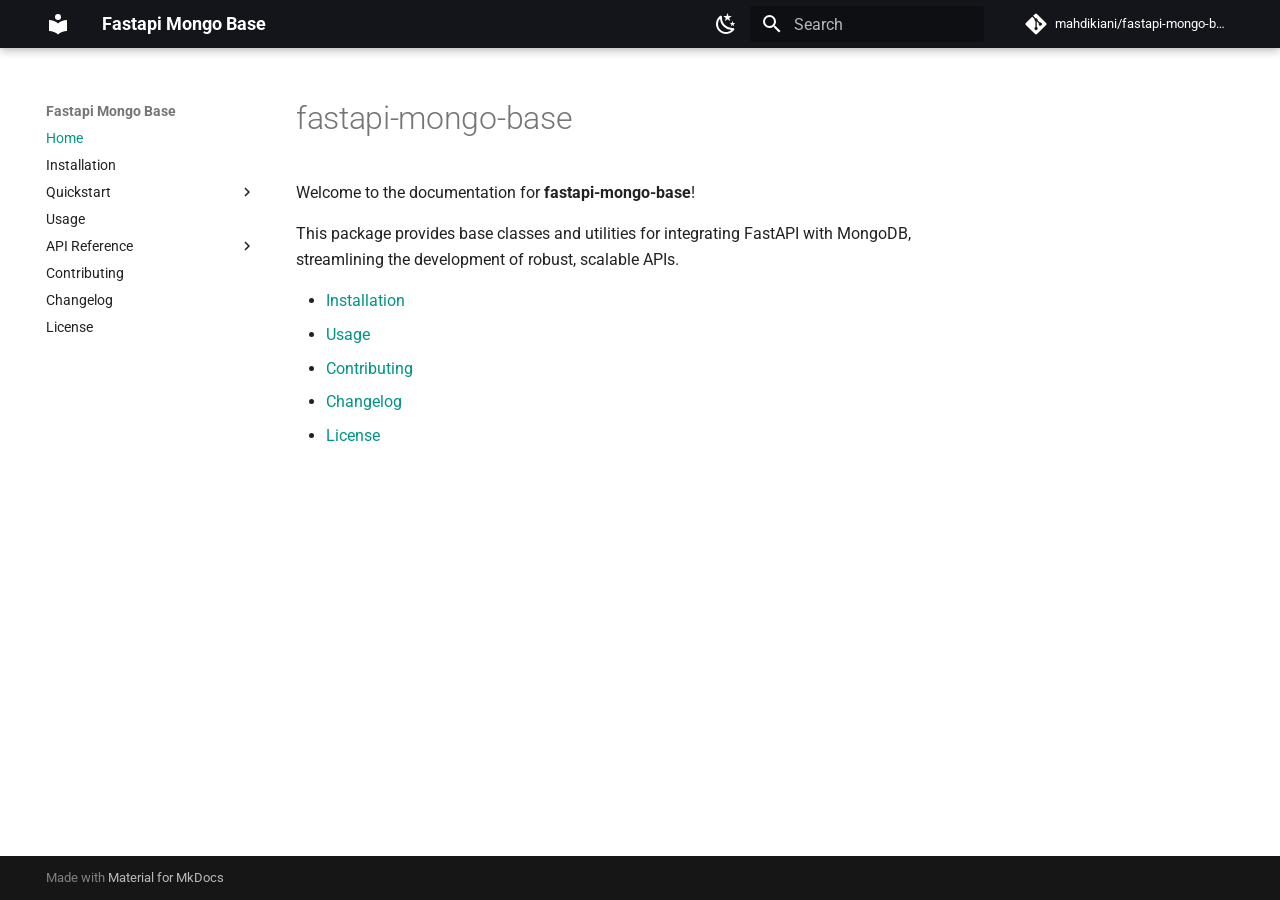
<file: index.html>
<!doctype html>
<html lang="en" class="no-js">
  <head>
    
      <meta charset="utf-8">
      <meta name="viewport" content="width=device-width,initial-scale=1">
      
      
      
      
      
        <link rel="next" href="installation/">
      
      
      <link rel="icon" href="assets/images/favicon.png">
      <meta name="generator" content="mkdocs-1.6.1, mkdocs-material-9.6.14">
    
    
      
        <title>Fastapi Mongo Base</title>
      
    
    
      <link rel="stylesheet" href="assets/stylesheets/main.342714a4.min.css">
      
        
        <link rel="stylesheet" href="assets/stylesheets/palette.06af60db.min.css">
      
      


    
    
      
    
    
      
        
        
        <link rel="preconnect" href="https://fonts.gstatic.com" crossorigin>
        <link rel="stylesheet" href="https://fonts.googleapis.com/css?family=Roboto:300,300i,400,400i,700,700i%7CRoboto+Mono:400,400i,700,700i&display=fallback">
        <style>:root{--md-text-font:"Roboto";--md-code-font:"Roboto Mono"}</style>
      
    
    
      <link rel="stylesheet" href="assets/_mkdocstrings.css">
    
      <link rel="stylesheet" href="extra.css">
    
    <script>__md_scope=new URL(".",location),__md_hash=e=>[...e].reduce(((e,_)=>(e<<5)-e+_.charCodeAt(0)),0),__md_get=(e,_=localStorage,t=__md_scope)=>JSON.parse(_.getItem(t.pathname+"."+e)),__md_set=(e,_,t=localStorage,a=__md_scope)=>{try{t.setItem(a.pathname+"."+e,JSON.stringify(_))}catch(e){}}</script>
    
      

    
    
    
  </head>
  
  
    
    
      
    
    
    
    
    <body dir="ltr" data-md-color-scheme="default" data-md-color-primary="teal" data-md-color-accent="amber">
  
    
    <input class="md-toggle" data-md-toggle="drawer" type="checkbox" id="__drawer" autocomplete="off">
    <input class="md-toggle" data-md-toggle="search" type="checkbox" id="__search" autocomplete="off">
    <label class="md-overlay" for="__drawer"></label>
    <div data-md-component="skip">
      
        
        <a href="#fastapi-mongo-base" class="md-skip">
          Skip to content
        </a>
      
    </div>
    <div data-md-component="announce">
      
    </div>
    
    
      

  

<header class="md-header md-header--shadow" data-md-component="header">
  <nav class="md-header__inner md-grid" aria-label="Header">
    <a href="." title="Fastapi Mongo Base" class="md-header__button md-logo" aria-label="Fastapi Mongo Base" data-md-component="logo">
      
  
  <svg xmlns="http://www.w3.org/2000/svg" viewBox="0 0 24 24"><path d="M12 8a3 3 0 0 0 3-3 3 3 0 0 0-3-3 3 3 0 0 0-3 3 3 3 0 0 0 3 3m0 3.54C9.64 9.35 6.5 8 3 8v11c3.5 0 6.64 1.35 9 3.54 2.36-2.19 5.5-3.54 9-3.54V8c-3.5 0-6.64 1.35-9 3.54"/></svg>

    </a>
    <label class="md-header__button md-icon" for="__drawer">
      
      <svg xmlns="http://www.w3.org/2000/svg" viewBox="0 0 24 24"><path d="M3 6h18v2H3zm0 5h18v2H3zm0 5h18v2H3z"/></svg>
    </label>
    <div class="md-header__title" data-md-component="header-title">
      <div class="md-header__ellipsis">
        <div class="md-header__topic">
          <span class="md-ellipsis">
            Fastapi Mongo Base
          </span>
        </div>
        <div class="md-header__topic" data-md-component="header-topic">
          <span class="md-ellipsis">
            
              Home
            
          </span>
        </div>
      </div>
    </div>
    
      
        <form class="md-header__option" data-md-component="palette">
  
    
    
    
    <input class="md-option" data-md-color-media="" data-md-color-scheme="default" data-md-color-primary="teal" data-md-color-accent="amber"  aria-label="Switch to dark mode"  type="radio" name="__palette" id="__palette_0">
    
      <label class="md-header__button md-icon" title="Switch to dark mode" for="__palette_1" hidden>
        <svg xmlns="http://www.w3.org/2000/svg" viewBox="0 0 24 24"><path d="m17.75 4.09-2.53 1.94.91 3.06-2.63-1.81-2.63 1.81.91-3.06-2.53-1.94L12.44 4l1.06-3 1.06 3zm3.5 6.91-1.64 1.25.59 1.98-1.7-1.17-1.7 1.17.59-1.98L15.75 11l2.06-.05L18.5 9l.69 1.95zm-2.28 4.95c.83-.08 1.72 1.1 1.19 1.85-.32.45-.66.87-1.08 1.27C15.17 23 8.84 23 4.94 19.07c-3.91-3.9-3.91-10.24 0-14.14.4-.4.82-.76 1.27-1.08.75-.53 1.93.36 1.85 1.19-.27 2.86.69 5.83 2.89 8.02a9.96 9.96 0 0 0 8.02 2.89m-1.64 2.02a12.08 12.08 0 0 1-7.8-3.47c-2.17-2.19-3.33-5-3.49-7.82-2.81 3.14-2.7 7.96.31 10.98 3.02 3.01 7.84 3.12 10.98.31"/></svg>
      </label>
    
  
    
    
    
    <input class="md-option" data-md-color-media="" data-md-color-scheme="slate" data-md-color-primary="teal" data-md-color-accent="amber"  aria-label="Switch to light mode"  type="radio" name="__palette" id="__palette_1">
    
      <label class="md-header__button md-icon" title="Switch to light mode" for="__palette_0" hidden>
        <svg xmlns="http://www.w3.org/2000/svg" viewBox="0 0 24 24"><path d="M12 7a5 5 0 0 1 5 5 5 5 0 0 1-5 5 5 5 0 0 1-5-5 5 5 0 0 1 5-5m0 2a3 3 0 0 0-3 3 3 3 0 0 0 3 3 3 3 0 0 0 3-3 3 3 0 0 0-3-3m0-7 2.39 3.42C13.65 5.15 12.84 5 12 5s-1.65.15-2.39.42zM3.34 7l4.16-.35A7.2 7.2 0 0 0 5.94 8.5c-.44.74-.69 1.5-.83 2.29zm.02 10 1.76-3.77a7.131 7.131 0 0 0 2.38 4.14zM20.65 7l-1.77 3.79a7.02 7.02 0 0 0-2.38-4.15zm-.01 10-4.14.36c.59-.51 1.12-1.14 1.54-1.86.42-.73.69-1.5.83-2.29zM12 22l-2.41-3.44c.74.27 1.55.44 2.41.44.82 0 1.63-.17 2.37-.44z"/></svg>
      </label>
    
  
</form>
      
    
    
      <script>var palette=__md_get("__palette");if(palette&&palette.color){if("(prefers-color-scheme)"===palette.color.media){var media=matchMedia("(prefers-color-scheme: light)"),input=document.querySelector(media.matches?"[data-md-color-media='(prefers-color-scheme: light)']":"[data-md-color-media='(prefers-color-scheme: dark)']");palette.color.media=input.getAttribute("data-md-color-media"),palette.color.scheme=input.getAttribute("data-md-color-scheme"),palette.color.primary=input.getAttribute("data-md-color-primary"),palette.color.accent=input.getAttribute("data-md-color-accent")}for(var[key,value]of Object.entries(palette.color))document.body.setAttribute("data-md-color-"+key,value)}</script>
    
    
    
      
      
        <label class="md-header__button md-icon" for="__search">
          
          <svg xmlns="http://www.w3.org/2000/svg" viewBox="0 0 24 24"><path d="M9.5 3A6.5 6.5 0 0 1 16 9.5c0 1.61-.59 3.09-1.56 4.23l.27.27h.79l5 5-1.5 1.5-5-5v-.79l-.27-.27A6.52 6.52 0 0 1 9.5 16 6.5 6.5 0 0 1 3 9.5 6.5 6.5 0 0 1 9.5 3m0 2C7 5 5 7 5 9.5S7 14 9.5 14 14 12 14 9.5 12 5 9.5 5"/></svg>
        </label>
        <div class="md-search" data-md-component="search" role="dialog">
  <label class="md-search__overlay" for="__search"></label>
  <div class="md-search__inner" role="search">
    <form class="md-search__form" name="search">
      <input type="text" class="md-search__input" name="query" aria-label="Search" placeholder="Search" autocapitalize="off" autocorrect="off" autocomplete="off" spellcheck="false" data-md-component="search-query" required>
      <label class="md-search__icon md-icon" for="__search">
        
        <svg xmlns="http://www.w3.org/2000/svg" viewBox="0 0 24 24"><path d="M9.5 3A6.5 6.5 0 0 1 16 9.5c0 1.61-.59 3.09-1.56 4.23l.27.27h.79l5 5-1.5 1.5-5-5v-.79l-.27-.27A6.52 6.52 0 0 1 9.5 16 6.5 6.5 0 0 1 3 9.5 6.5 6.5 0 0 1 9.5 3m0 2C7 5 5 7 5 9.5S7 14 9.5 14 14 12 14 9.5 12 5 9.5 5"/></svg>
        
        <svg xmlns="http://www.w3.org/2000/svg" viewBox="0 0 24 24"><path d="M20 11v2H8l5.5 5.5-1.42 1.42L4.16 12l7.92-7.92L13.5 5.5 8 11z"/></svg>
      </label>
      <nav class="md-search__options" aria-label="Search">
        
        <button type="reset" class="md-search__icon md-icon" title="Clear" aria-label="Clear" tabindex="-1">
          
          <svg xmlns="http://www.w3.org/2000/svg" viewBox="0 0 24 24"><path d="M19 6.41 17.59 5 12 10.59 6.41 5 5 6.41 10.59 12 5 17.59 6.41 19 12 13.41 17.59 19 19 17.59 13.41 12z"/></svg>
        </button>
      </nav>
      
    </form>
    <div class="md-search__output">
      <div class="md-search__scrollwrap" tabindex="0" data-md-scrollfix>
        <div class="md-search-result" data-md-component="search-result">
          <div class="md-search-result__meta">
            Initializing search
          </div>
          <ol class="md-search-result__list" role="presentation"></ol>
        </div>
      </div>
    </div>
  </div>
</div>
      
    
    
      <div class="md-header__source">
        <a href="https://github.com/mahdikiani/fastapi-mongo-base" title="Go to repository" class="md-source" data-md-component="source">
  <div class="md-source__icon md-icon">
    
    <svg xmlns="http://www.w3.org/2000/svg" viewBox="0 0 448 512"><!--! Font Awesome Free 6.7.2 by @fontawesome - https://fontawesome.com License - https://fontawesome.com/license/free (Icons: CC BY 4.0, Fonts: SIL OFL 1.1, Code: MIT License) Copyright 2024 Fonticons, Inc.--><path d="M439.55 236.05 244 40.45a28.87 28.87 0 0 0-40.81 0l-40.66 40.63 51.52 51.52c27.06-9.14 52.68 16.77 43.39 43.68l49.66 49.66c34.23-11.8 61.18 31 35.47 56.69-26.49 26.49-70.21-2.87-56-37.34L240.22 199v121.85c25.3 12.54 22.26 41.85 9.08 55a34.34 34.34 0 0 1-48.55 0c-17.57-17.6-11.07-46.91 11.25-56v-123c-20.8-8.51-24.6-30.74-18.64-45L142.57 101 8.45 235.14a28.86 28.86 0 0 0 0 40.81l195.61 195.6a28.86 28.86 0 0 0 40.8 0l194.69-194.69a28.86 28.86 0 0 0 0-40.81"/></svg>
  </div>
  <div class="md-source__repository">
    mahdikiani/fastapi-mongo-base
  </div>
</a>
      </div>
    
  </nav>
  
</header>
    
    <div class="md-container" data-md-component="container">
      
      
        
          
        
      
      <main class="md-main" data-md-component="main">
        <div class="md-main__inner md-grid">
          
            
              
              <div class="md-sidebar md-sidebar--primary" data-md-component="sidebar" data-md-type="navigation" >
                <div class="md-sidebar__scrollwrap">
                  <div class="md-sidebar__inner">
                    



<nav class="md-nav md-nav--primary" aria-label="Navigation" data-md-level="0">
  <label class="md-nav__title" for="__drawer">
    <a href="." title="Fastapi Mongo Base" class="md-nav__button md-logo" aria-label="Fastapi Mongo Base" data-md-component="logo">
      
  
  <svg xmlns="http://www.w3.org/2000/svg" viewBox="0 0 24 24"><path d="M12 8a3 3 0 0 0 3-3 3 3 0 0 0-3-3 3 3 0 0 0-3 3 3 3 0 0 0 3 3m0 3.54C9.64 9.35 6.5 8 3 8v11c3.5 0 6.64 1.35 9 3.54 2.36-2.19 5.5-3.54 9-3.54V8c-3.5 0-6.64 1.35-9 3.54"/></svg>

    </a>
    Fastapi Mongo Base
  </label>
  
    <div class="md-nav__source">
      <a href="https://github.com/mahdikiani/fastapi-mongo-base" title="Go to repository" class="md-source" data-md-component="source">
  <div class="md-source__icon md-icon">
    
    <svg xmlns="http://www.w3.org/2000/svg" viewBox="0 0 448 512"><!--! Font Awesome Free 6.7.2 by @fontawesome - https://fontawesome.com License - https://fontawesome.com/license/free (Icons: CC BY 4.0, Fonts: SIL OFL 1.1, Code: MIT License) Copyright 2024 Fonticons, Inc.--><path d="M439.55 236.05 244 40.45a28.87 28.87 0 0 0-40.81 0l-40.66 40.63 51.52 51.52c27.06-9.14 52.68 16.77 43.39 43.68l49.66 49.66c34.23-11.8 61.18 31 35.47 56.69-26.49 26.49-70.21-2.87-56-37.34L240.22 199v121.85c25.3 12.54 22.26 41.85 9.08 55a34.34 34.34 0 0 1-48.55 0c-17.57-17.6-11.07-46.91 11.25-56v-123c-20.8-8.51-24.6-30.74-18.64-45L142.57 101 8.45 235.14a28.86 28.86 0 0 0 0 40.81l195.61 195.6a28.86 28.86 0 0 0 40.8 0l194.69-194.69a28.86 28.86 0 0 0 0-40.81"/></svg>
  </div>
  <div class="md-source__repository">
    mahdikiani/fastapi-mongo-base
  </div>
</a>
    </div>
  
  <ul class="md-nav__list" data-md-scrollfix>
    
      
      
  
  
    
  
  
  
    <li class="md-nav__item md-nav__item--active">
      
      <input class="md-nav__toggle md-toggle" type="checkbox" id="__toc">
      
      
        
      
      
      <a href="." class="md-nav__link md-nav__link--active">
        
  
  
  <span class="md-ellipsis">
    Home
    
  </span>
  

      </a>
      
    </li>
  

    
      
      
  
  
  
  
    <li class="md-nav__item">
      <a href="installation/" class="md-nav__link">
        
  
  
  <span class="md-ellipsis">
    Installation
    
  </span>
  

      </a>
    </li>
  

    
      
      
  
  
  
  
    
    
    
    
    
    <li class="md-nav__item md-nav__item--nested">
      
        
        
        <input class="md-nav__toggle md-toggle " type="checkbox" id="__nav_3" >
        
          
          <label class="md-nav__link" for="__nav_3" id="__nav_3_label" tabindex="0">
            
  
  
  <span class="md-ellipsis">
    Quickstart
    
  </span>
  

            <span class="md-nav__icon md-icon"></span>
          </label>
        
        <nav class="md-nav" data-md-level="1" aria-labelledby="__nav_3_label" aria-expanded="false">
          <label class="md-nav__title" for="__nav_3">
            <span class="md-nav__icon md-icon"></span>
            Quickstart
          </label>
          <ul class="md-nav__list" data-md-scrollfix>
            
              
                
  
  
  
  
    <li class="md-nav__item">
      <a href="quickstart/" class="md-nav__link">
        
  
  
  <span class="md-ellipsis">
    Quickstart
    
  </span>
  

      </a>
    </li>
  

              
            
              
                
  
  
  
  
    <li class="md-nav__item">
      <a href="boilerplate/" class="md-nav__link">
        
  
  
  <span class="md-ellipsis">
    Boilerplate
    
  </span>
  

      </a>
    </li>
  

              
            
              
                
  
  
  
  
    <li class="md-nav__item">
      <a href="tutorial/" class="md-nav__link">
        
  
  
  <span class="md-ellipsis">
    Tutorial
    
  </span>
  

      </a>
    </li>
  

              
            
          </ul>
        </nav>
      
    </li>
  

    
      
      
  
  
  
  
    <li class="md-nav__item">
      <a href="usage/" class="md-nav__link">
        
  
  
  <span class="md-ellipsis">
    Usage
    
  </span>
  

      </a>
    </li>
  

    
      
      
  
  
  
  
    
    
    
    
    
    <li class="md-nav__item md-nav__item--nested">
      
        
        
        <input class="md-nav__toggle md-toggle " type="checkbox" id="__nav_5" >
        
          
          <label class="md-nav__link" for="__nav_5" id="__nav_5_label" tabindex="0">
            
  
  
  <span class="md-ellipsis">
    API Reference
    
  </span>
  

            <span class="md-nav__icon md-icon"></span>
          </label>
        
        <nav class="md-nav" data-md-level="1" aria-labelledby="__nav_5_label" aria-expanded="false">
          <label class="md-nav__title" for="__nav_5">
            <span class="md-nav__icon md-icon"></span>
            API Reference
          </label>
          <ul class="md-nav__list" data-md-scrollfix>
            
              
                
  
  
  
  
    <li class="md-nav__item">
      <a href="endpoints/" class="md-nav__link">
        
  
  
  <span class="md-ellipsis">
    Endpoints & Customization
    
  </span>
  

      </a>
    </li>
  

              
            
              
                
  
  
  
  
    <li class="md-nav__item">
      <a href="settings/" class="md-nav__link">
        
  
  
  <span class="md-ellipsis">
    Settings
    
  </span>
  

      </a>
    </li>
  

              
            
          </ul>
        </nav>
      
    </li>
  

    
      
      
  
  
  
  
    <li class="md-nav__item">
      <a href="contributing/" class="md-nav__link">
        
  
  
  <span class="md-ellipsis">
    Contributing
    
  </span>
  

      </a>
    </li>
  

    
      
      
  
  
  
  
    <li class="md-nav__item">
      <a href="changelog/" class="md-nav__link">
        
  
  
  <span class="md-ellipsis">
    Changelog
    
  </span>
  

      </a>
    </li>
  

    
      
      
  
  
  
  
    <li class="md-nav__item">
      <a href="license/" class="md-nav__link">
        
  
  
  <span class="md-ellipsis">
    License
    
  </span>
  

      </a>
    </li>
  

    
  </ul>
</nav>
                  </div>
                </div>
              </div>
            
            
              
              <div class="md-sidebar md-sidebar--secondary" data-md-component="sidebar" data-md-type="toc" >
                <div class="md-sidebar__scrollwrap">
                  <div class="md-sidebar__inner">
                    

<nav class="md-nav md-nav--secondary" aria-label="Table of contents">
  
  
  
    
  
  
</nav>
                  </div>
                </div>
              </div>
            
          
          
            <div class="md-content" data-md-component="content">
              <article class="md-content__inner md-typeset">
                
                  


  
  


<h1 id="fastapi-mongo-base">fastapi-mongo-base</h1>
<p>Welcome to the documentation for <strong>fastapi-mongo-base</strong>!</p>
<p>This package provides base classes and utilities for integrating FastAPI with MongoDB, streamlining the development of robust, scalable APIs.</p>
<ul>
<li><a href="installation/">Installation</a></li>
<li><a href="usage/">Usage</a></li>
<li><a href="contributing/">Contributing</a></li>
<li><a href="changelog/">Changelog</a></li>
<li><a href="license/">License</a></li>
</ul>












                
              </article>
            </div>
          
          
<script>var target=document.getElementById(location.hash.slice(1));target&&target.name&&(target.checked=target.name.startsWith("__tabbed_"))</script>
        </div>
        
      </main>
      
        <footer class="md-footer">
  
  <div class="md-footer-meta md-typeset">
    <div class="md-footer-meta__inner md-grid">
      <div class="md-copyright">
  
  
    Made with
    <a href="https://squidfunk.github.io/mkdocs-material/" target="_blank" rel="noopener">
      Material for MkDocs
    </a>
  
</div>
      
    </div>
  </div>
</footer>
      
    </div>
    <div class="md-dialog" data-md-component="dialog">
      <div class="md-dialog__inner md-typeset"></div>
    </div>
    
    
    
      
      <script id="__config" type="application/json">{"base": ".", "features": ["content.code.copy", "content.code.annotate"], "search": "assets/javascripts/workers/search.d50fe291.min.js", "tags": null, "translations": {"clipboard.copied": "Copied to clipboard", "clipboard.copy": "Copy to clipboard", "search.result.more.one": "1 more on this page", "search.result.more.other": "# more on this page", "search.result.none": "No matching documents", "search.result.one": "1 matching document", "search.result.other": "# matching documents", "search.result.placeholder": "Type to start searching", "search.result.term.missing": "Missing", "select.version": "Select version"}, "version": null}</script>
    
    
      <script src="assets/javascripts/bundle.13a4f30d.min.js"></script>
      
    
  </body>
</html>
</file>
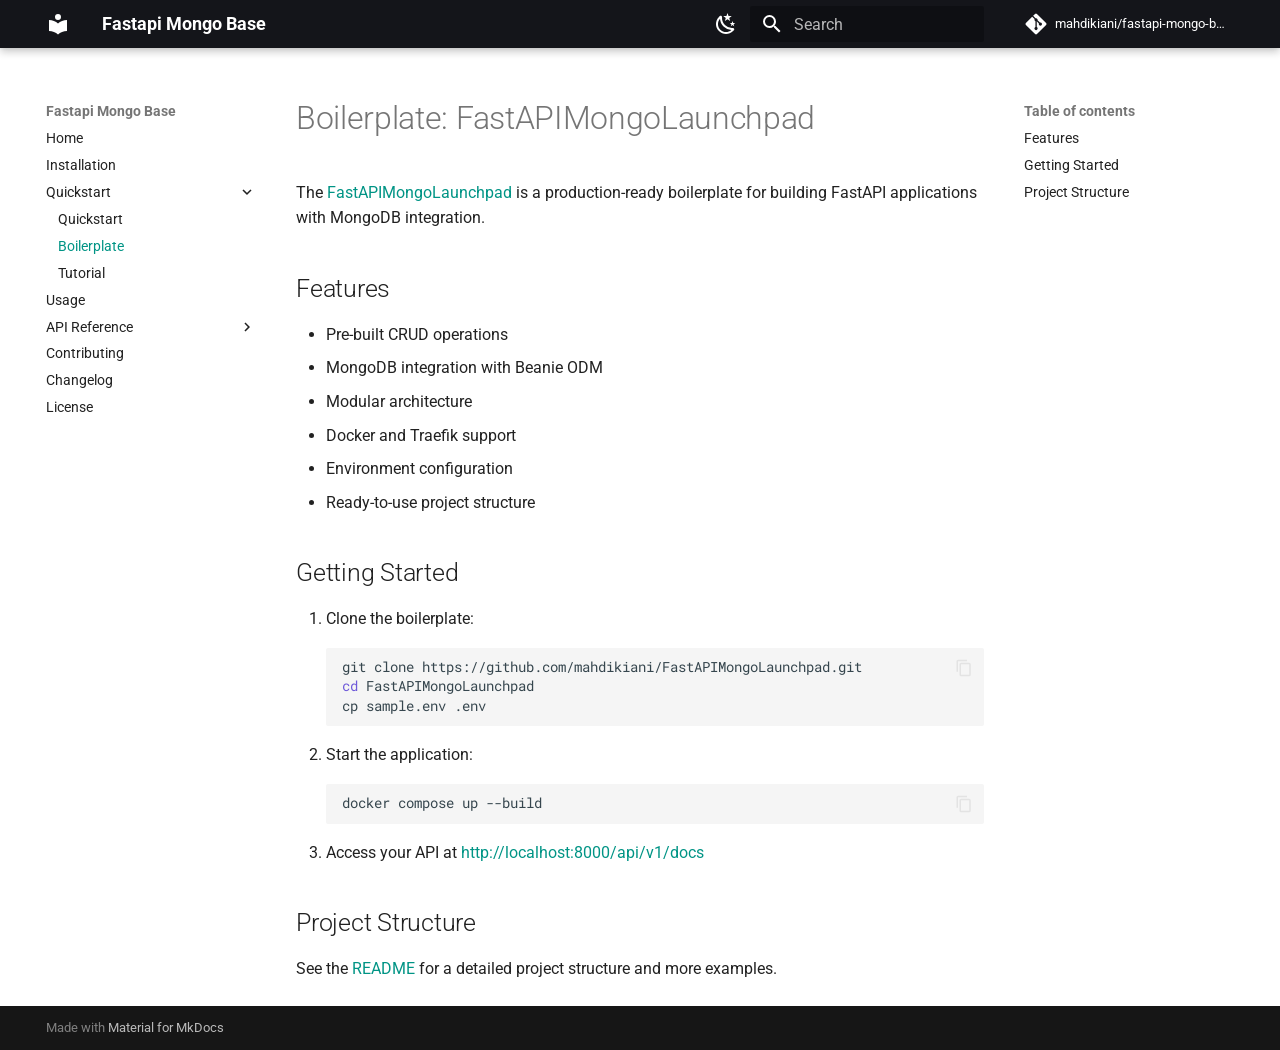
<file: boilerplate/index.html>
<!doctype html>
<html lang="en" class="no-js">
  <head>
    
      <meta charset="utf-8">
      <meta name="viewport" content="width=device-width,initial-scale=1">
      
      
      
      
        <link rel="prev" href="../quickstart/">
      
      
        <link rel="next" href="../tutorial/">
      
      
      <link rel="icon" href="../assets/images/favicon.png">
      <meta name="generator" content="mkdocs-1.6.1, mkdocs-material-9.6.14">
    
    
      
        <title>Boilerplate - Fastapi Mongo Base</title>
      
    
    
      <link rel="stylesheet" href="../assets/stylesheets/main.342714a4.min.css">
      
        
        <link rel="stylesheet" href="../assets/stylesheets/palette.06af60db.min.css">
      
      


    
    
      
    
    
      
        
        
        <link rel="preconnect" href="https://fonts.gstatic.com" crossorigin>
        <link rel="stylesheet" href="https://fonts.googleapis.com/css?family=Roboto:300,300i,400,400i,700,700i%7CRoboto+Mono:400,400i,700,700i&display=fallback">
        <style>:root{--md-text-font:"Roboto";--md-code-font:"Roboto Mono"}</style>
      
    
    
      <link rel="stylesheet" href="../assets/_mkdocstrings.css">
    
      <link rel="stylesheet" href="../extra.css">
    
    <script>__md_scope=new URL("..",location),__md_hash=e=>[...e].reduce(((e,_)=>(e<<5)-e+_.charCodeAt(0)),0),__md_get=(e,_=localStorage,t=__md_scope)=>JSON.parse(_.getItem(t.pathname+"."+e)),__md_set=(e,_,t=localStorage,a=__md_scope)=>{try{t.setItem(a.pathname+"."+e,JSON.stringify(_))}catch(e){}}</script>
    
      

    
    
    
  </head>
  
  
    
    
      
    
    
    
    
    <body dir="ltr" data-md-color-scheme="default" data-md-color-primary="teal" data-md-color-accent="amber">
  
    
    <input class="md-toggle" data-md-toggle="drawer" type="checkbox" id="__drawer" autocomplete="off">
    <input class="md-toggle" data-md-toggle="search" type="checkbox" id="__search" autocomplete="off">
    <label class="md-overlay" for="__drawer"></label>
    <div data-md-component="skip">
      
        
        <a href="#boilerplate-fastapimongolaunchpad" class="md-skip">
          Skip to content
        </a>
      
    </div>
    <div data-md-component="announce">
      
    </div>
    
    
      

  

<header class="md-header md-header--shadow" data-md-component="header">
  <nav class="md-header__inner md-grid" aria-label="Header">
    <a href=".." title="Fastapi Mongo Base" class="md-header__button md-logo" aria-label="Fastapi Mongo Base" data-md-component="logo">
      
  
  <svg xmlns="http://www.w3.org/2000/svg" viewBox="0 0 24 24"><path d="M12 8a3 3 0 0 0 3-3 3 3 0 0 0-3-3 3 3 0 0 0-3 3 3 3 0 0 0 3 3m0 3.54C9.64 9.35 6.5 8 3 8v11c3.5 0 6.64 1.35 9 3.54 2.36-2.19 5.5-3.54 9-3.54V8c-3.5 0-6.64 1.35-9 3.54"/></svg>

    </a>
    <label class="md-header__button md-icon" for="__drawer">
      
      <svg xmlns="http://www.w3.org/2000/svg" viewBox="0 0 24 24"><path d="M3 6h18v2H3zm0 5h18v2H3zm0 5h18v2H3z"/></svg>
    </label>
    <div class="md-header__title" data-md-component="header-title">
      <div class="md-header__ellipsis">
        <div class="md-header__topic">
          <span class="md-ellipsis">
            Fastapi Mongo Base
          </span>
        </div>
        <div class="md-header__topic" data-md-component="header-topic">
          <span class="md-ellipsis">
            
              Boilerplate
            
          </span>
        </div>
      </div>
    </div>
    
      
        <form class="md-header__option" data-md-component="palette">
  
    
    
    
    <input class="md-option" data-md-color-media="" data-md-color-scheme="default" data-md-color-primary="teal" data-md-color-accent="amber"  aria-label="Switch to dark mode"  type="radio" name="__palette" id="__palette_0">
    
      <label class="md-header__button md-icon" title="Switch to dark mode" for="__palette_1" hidden>
        <svg xmlns="http://www.w3.org/2000/svg" viewBox="0 0 24 24"><path d="m17.75 4.09-2.53 1.94.91 3.06-2.63-1.81-2.63 1.81.91-3.06-2.53-1.94L12.44 4l1.06-3 1.06 3zm3.5 6.91-1.64 1.25.59 1.98-1.7-1.17-1.7 1.17.59-1.98L15.75 11l2.06-.05L18.5 9l.69 1.95zm-2.28 4.95c.83-.08 1.72 1.1 1.19 1.85-.32.45-.66.87-1.08 1.27C15.17 23 8.84 23 4.94 19.07c-3.91-3.9-3.91-10.24 0-14.14.4-.4.82-.76 1.27-1.08.75-.53 1.93.36 1.85 1.19-.27 2.86.69 5.83 2.89 8.02a9.96 9.96 0 0 0 8.02 2.89m-1.64 2.02a12.08 12.08 0 0 1-7.8-3.47c-2.17-2.19-3.33-5-3.49-7.82-2.81 3.14-2.7 7.96.31 10.98 3.02 3.01 7.84 3.12 10.98.31"/></svg>
      </label>
    
  
    
    
    
    <input class="md-option" data-md-color-media="" data-md-color-scheme="slate" data-md-color-primary="teal" data-md-color-accent="amber"  aria-label="Switch to light mode"  type="radio" name="__palette" id="__palette_1">
    
      <label class="md-header__button md-icon" title="Switch to light mode" for="__palette_0" hidden>
        <svg xmlns="http://www.w3.org/2000/svg" viewBox="0 0 24 24"><path d="M12 7a5 5 0 0 1 5 5 5 5 0 0 1-5 5 5 5 0 0 1-5-5 5 5 0 0 1 5-5m0 2a3 3 0 0 0-3 3 3 3 0 0 0 3 3 3 3 0 0 0 3-3 3 3 0 0 0-3-3m0-7 2.39 3.42C13.65 5.15 12.84 5 12 5s-1.65.15-2.39.42zM3.34 7l4.16-.35A7.2 7.2 0 0 0 5.94 8.5c-.44.74-.69 1.5-.83 2.29zm.02 10 1.76-3.77a7.131 7.131 0 0 0 2.38 4.14zM20.65 7l-1.77 3.79a7.02 7.02 0 0 0-2.38-4.15zm-.01 10-4.14.36c.59-.51 1.12-1.14 1.54-1.86.42-.73.69-1.5.83-2.29zM12 22l-2.41-3.44c.74.27 1.55.44 2.41.44.82 0 1.63-.17 2.37-.44z"/></svg>
      </label>
    
  
</form>
      
    
    
      <script>var palette=__md_get("__palette");if(palette&&palette.color){if("(prefers-color-scheme)"===palette.color.media){var media=matchMedia("(prefers-color-scheme: light)"),input=document.querySelector(media.matches?"[data-md-color-media='(prefers-color-scheme: light)']":"[data-md-color-media='(prefers-color-scheme: dark)']");palette.color.media=input.getAttribute("data-md-color-media"),palette.color.scheme=input.getAttribute("data-md-color-scheme"),palette.color.primary=input.getAttribute("data-md-color-primary"),palette.color.accent=input.getAttribute("data-md-color-accent")}for(var[key,value]of Object.entries(palette.color))document.body.setAttribute("data-md-color-"+key,value)}</script>
    
    
    
      
      
        <label class="md-header__button md-icon" for="__search">
          
          <svg xmlns="http://www.w3.org/2000/svg" viewBox="0 0 24 24"><path d="M9.5 3A6.5 6.5 0 0 1 16 9.5c0 1.61-.59 3.09-1.56 4.23l.27.27h.79l5 5-1.5 1.5-5-5v-.79l-.27-.27A6.52 6.52 0 0 1 9.5 16 6.5 6.5 0 0 1 3 9.5 6.5 6.5 0 0 1 9.5 3m0 2C7 5 5 7 5 9.5S7 14 9.5 14 14 12 14 9.5 12 5 9.5 5"/></svg>
        </label>
        <div class="md-search" data-md-component="search" role="dialog">
  <label class="md-search__overlay" for="__search"></label>
  <div class="md-search__inner" role="search">
    <form class="md-search__form" name="search">
      <input type="text" class="md-search__input" name="query" aria-label="Search" placeholder="Search" autocapitalize="off" autocorrect="off" autocomplete="off" spellcheck="false" data-md-component="search-query" required>
      <label class="md-search__icon md-icon" for="__search">
        
        <svg xmlns="http://www.w3.org/2000/svg" viewBox="0 0 24 24"><path d="M9.5 3A6.5 6.5 0 0 1 16 9.5c0 1.61-.59 3.09-1.56 4.23l.27.27h.79l5 5-1.5 1.5-5-5v-.79l-.27-.27A6.52 6.52 0 0 1 9.5 16 6.5 6.5 0 0 1 3 9.5 6.5 6.5 0 0 1 9.5 3m0 2C7 5 5 7 5 9.5S7 14 9.5 14 14 12 14 9.5 12 5 9.5 5"/></svg>
        
        <svg xmlns="http://www.w3.org/2000/svg" viewBox="0 0 24 24"><path d="M20 11v2H8l5.5 5.5-1.42 1.42L4.16 12l7.92-7.92L13.5 5.5 8 11z"/></svg>
      </label>
      <nav class="md-search__options" aria-label="Search">
        
        <button type="reset" class="md-search__icon md-icon" title="Clear" aria-label="Clear" tabindex="-1">
          
          <svg xmlns="http://www.w3.org/2000/svg" viewBox="0 0 24 24"><path d="M19 6.41 17.59 5 12 10.59 6.41 5 5 6.41 10.59 12 5 17.59 6.41 19 12 13.41 17.59 19 19 17.59 13.41 12z"/></svg>
        </button>
      </nav>
      
    </form>
    <div class="md-search__output">
      <div class="md-search__scrollwrap" tabindex="0" data-md-scrollfix>
        <div class="md-search-result" data-md-component="search-result">
          <div class="md-search-result__meta">
            Initializing search
          </div>
          <ol class="md-search-result__list" role="presentation"></ol>
        </div>
      </div>
    </div>
  </div>
</div>
      
    
    
      <div class="md-header__source">
        <a href="https://github.com/mahdikiani/fastapi-mongo-base" title="Go to repository" class="md-source" data-md-component="source">
  <div class="md-source__icon md-icon">
    
    <svg xmlns="http://www.w3.org/2000/svg" viewBox="0 0 448 512"><!--! Font Awesome Free 6.7.2 by @fontawesome - https://fontawesome.com License - https://fontawesome.com/license/free (Icons: CC BY 4.0, Fonts: SIL OFL 1.1, Code: MIT License) Copyright 2024 Fonticons, Inc.--><path d="M439.55 236.05 244 40.45a28.87 28.87 0 0 0-40.81 0l-40.66 40.63 51.52 51.52c27.06-9.14 52.68 16.77 43.39 43.68l49.66 49.66c34.23-11.8 61.18 31 35.47 56.69-26.49 26.49-70.21-2.87-56-37.34L240.22 199v121.85c25.3 12.54 22.26 41.85 9.08 55a34.34 34.34 0 0 1-48.55 0c-17.57-17.6-11.07-46.91 11.25-56v-123c-20.8-8.51-24.6-30.74-18.64-45L142.57 101 8.45 235.14a28.86 28.86 0 0 0 0 40.81l195.61 195.6a28.86 28.86 0 0 0 40.8 0l194.69-194.69a28.86 28.86 0 0 0 0-40.81"/></svg>
  </div>
  <div class="md-source__repository">
    mahdikiani/fastapi-mongo-base
  </div>
</a>
      </div>
    
  </nav>
  
</header>
    
    <div class="md-container" data-md-component="container">
      
      
        
          
        
      
      <main class="md-main" data-md-component="main">
        <div class="md-main__inner md-grid">
          
            
              
              <div class="md-sidebar md-sidebar--primary" data-md-component="sidebar" data-md-type="navigation" >
                <div class="md-sidebar__scrollwrap">
                  <div class="md-sidebar__inner">
                    



<nav class="md-nav md-nav--primary" aria-label="Navigation" data-md-level="0">
  <label class="md-nav__title" for="__drawer">
    <a href=".." title="Fastapi Mongo Base" class="md-nav__button md-logo" aria-label="Fastapi Mongo Base" data-md-component="logo">
      
  
  <svg xmlns="http://www.w3.org/2000/svg" viewBox="0 0 24 24"><path d="M12 8a3 3 0 0 0 3-3 3 3 0 0 0-3-3 3 3 0 0 0-3 3 3 3 0 0 0 3 3m0 3.54C9.64 9.35 6.5 8 3 8v11c3.5 0 6.64 1.35 9 3.54 2.36-2.19 5.5-3.54 9-3.54V8c-3.5 0-6.64 1.35-9 3.54"/></svg>

    </a>
    Fastapi Mongo Base
  </label>
  
    <div class="md-nav__source">
      <a href="https://github.com/mahdikiani/fastapi-mongo-base" title="Go to repository" class="md-source" data-md-component="source">
  <div class="md-source__icon md-icon">
    
    <svg xmlns="http://www.w3.org/2000/svg" viewBox="0 0 448 512"><!--! Font Awesome Free 6.7.2 by @fontawesome - https://fontawesome.com License - https://fontawesome.com/license/free (Icons: CC BY 4.0, Fonts: SIL OFL 1.1, Code: MIT License) Copyright 2024 Fonticons, Inc.--><path d="M439.55 236.05 244 40.45a28.87 28.87 0 0 0-40.81 0l-40.66 40.63 51.52 51.52c27.06-9.14 52.68 16.77 43.39 43.68l49.66 49.66c34.23-11.8 61.18 31 35.47 56.69-26.49 26.49-70.21-2.87-56-37.34L240.22 199v121.85c25.3 12.54 22.26 41.85 9.08 55a34.34 34.34 0 0 1-48.55 0c-17.57-17.6-11.07-46.91 11.25-56v-123c-20.8-8.51-24.6-30.74-18.64-45L142.57 101 8.45 235.14a28.86 28.86 0 0 0 0 40.81l195.61 195.6a28.86 28.86 0 0 0 40.8 0l194.69-194.69a28.86 28.86 0 0 0 0-40.81"/></svg>
  </div>
  <div class="md-source__repository">
    mahdikiani/fastapi-mongo-base
  </div>
</a>
    </div>
  
  <ul class="md-nav__list" data-md-scrollfix>
    
      
      
  
  
  
  
    <li class="md-nav__item">
      <a href=".." class="md-nav__link">
        
  
  
  <span class="md-ellipsis">
    Home
    
  </span>
  

      </a>
    </li>
  

    
      
      
  
  
  
  
    <li class="md-nav__item">
      <a href="../installation/" class="md-nav__link">
        
  
  
  <span class="md-ellipsis">
    Installation
    
  </span>
  

      </a>
    </li>
  

    
      
      
  
  
    
  
  
  
    
    
    
    
    
    <li class="md-nav__item md-nav__item--active md-nav__item--nested">
      
        
        
        <input class="md-nav__toggle md-toggle " type="checkbox" id="__nav_3" checked>
        
          
          <label class="md-nav__link" for="__nav_3" id="__nav_3_label" tabindex="0">
            
  
  
  <span class="md-ellipsis">
    Quickstart
    
  </span>
  

            <span class="md-nav__icon md-icon"></span>
          </label>
        
        <nav class="md-nav" data-md-level="1" aria-labelledby="__nav_3_label" aria-expanded="true">
          <label class="md-nav__title" for="__nav_3">
            <span class="md-nav__icon md-icon"></span>
            Quickstart
          </label>
          <ul class="md-nav__list" data-md-scrollfix>
            
              
                
  
  
  
  
    <li class="md-nav__item">
      <a href="../quickstart/" class="md-nav__link">
        
  
  
  <span class="md-ellipsis">
    Quickstart
    
  </span>
  

      </a>
    </li>
  

              
            
              
                
  
  
    
  
  
  
    <li class="md-nav__item md-nav__item--active">
      
      <input class="md-nav__toggle md-toggle" type="checkbox" id="__toc">
      
      
        
      
      
        <label class="md-nav__link md-nav__link--active" for="__toc">
          
  
  
  <span class="md-ellipsis">
    Boilerplate
    
  </span>
  

          <span class="md-nav__icon md-icon"></span>
        </label>
      
      <a href="./" class="md-nav__link md-nav__link--active">
        
  
  
  <span class="md-ellipsis">
    Boilerplate
    
  </span>
  

      </a>
      
        

<nav class="md-nav md-nav--secondary" aria-label="Table of contents">
  
  
  
    
  
  
    <label class="md-nav__title" for="__toc">
      <span class="md-nav__icon md-icon"></span>
      Table of contents
    </label>
    <ul class="md-nav__list" data-md-component="toc" data-md-scrollfix>
      
        <li class="md-nav__item">
  <a href="#features" class="md-nav__link">
    <span class="md-ellipsis">
      Features
    </span>
  </a>
  
</li>
      
        <li class="md-nav__item">
  <a href="#getting-started" class="md-nav__link">
    <span class="md-ellipsis">
      Getting Started
    </span>
  </a>
  
</li>
      
        <li class="md-nav__item">
  <a href="#project-structure" class="md-nav__link">
    <span class="md-ellipsis">
      Project Structure
    </span>
  </a>
  
</li>
      
    </ul>
  
</nav>
      
    </li>
  

              
            
              
                
  
  
  
  
    <li class="md-nav__item">
      <a href="../tutorial/" class="md-nav__link">
        
  
  
  <span class="md-ellipsis">
    Tutorial
    
  </span>
  

      </a>
    </li>
  

              
            
          </ul>
        </nav>
      
    </li>
  

    
      
      
  
  
  
  
    <li class="md-nav__item">
      <a href="../usage/" class="md-nav__link">
        
  
  
  <span class="md-ellipsis">
    Usage
    
  </span>
  

      </a>
    </li>
  

    
      
      
  
  
  
  
    
    
    
    
    
    <li class="md-nav__item md-nav__item--nested">
      
        
        
        <input class="md-nav__toggle md-toggle " type="checkbox" id="__nav_5" >
        
          
          <label class="md-nav__link" for="__nav_5" id="__nav_5_label" tabindex="0">
            
  
  
  <span class="md-ellipsis">
    API Reference
    
  </span>
  

            <span class="md-nav__icon md-icon"></span>
          </label>
        
        <nav class="md-nav" data-md-level="1" aria-labelledby="__nav_5_label" aria-expanded="false">
          <label class="md-nav__title" for="__nav_5">
            <span class="md-nav__icon md-icon"></span>
            API Reference
          </label>
          <ul class="md-nav__list" data-md-scrollfix>
            
              
                
  
  
  
  
    <li class="md-nav__item">
      <a href="../endpoints/" class="md-nav__link">
        
  
  
  <span class="md-ellipsis">
    Endpoints & Customization
    
  </span>
  

      </a>
    </li>
  

              
            
              
                
  
  
  
  
    <li class="md-nav__item">
      <a href="../settings/" class="md-nav__link">
        
  
  
  <span class="md-ellipsis">
    Settings
    
  </span>
  

      </a>
    </li>
  

              
            
          </ul>
        </nav>
      
    </li>
  

    
      
      
  
  
  
  
    <li class="md-nav__item">
      <a href="../contributing/" class="md-nav__link">
        
  
  
  <span class="md-ellipsis">
    Contributing
    
  </span>
  

      </a>
    </li>
  

    
      
      
  
  
  
  
    <li class="md-nav__item">
      <a href="../changelog/" class="md-nav__link">
        
  
  
  <span class="md-ellipsis">
    Changelog
    
  </span>
  

      </a>
    </li>
  

    
      
      
  
  
  
  
    <li class="md-nav__item">
      <a href="../license/" class="md-nav__link">
        
  
  
  <span class="md-ellipsis">
    License
    
  </span>
  

      </a>
    </li>
  

    
  </ul>
</nav>
                  </div>
                </div>
              </div>
            
            
              
              <div class="md-sidebar md-sidebar--secondary" data-md-component="sidebar" data-md-type="toc" >
                <div class="md-sidebar__scrollwrap">
                  <div class="md-sidebar__inner">
                    

<nav class="md-nav md-nav--secondary" aria-label="Table of contents">
  
  
  
    
  
  
    <label class="md-nav__title" for="__toc">
      <span class="md-nav__icon md-icon"></span>
      Table of contents
    </label>
    <ul class="md-nav__list" data-md-component="toc" data-md-scrollfix>
      
        <li class="md-nav__item">
  <a href="#features" class="md-nav__link">
    <span class="md-ellipsis">
      Features
    </span>
  </a>
  
</li>
      
        <li class="md-nav__item">
  <a href="#getting-started" class="md-nav__link">
    <span class="md-ellipsis">
      Getting Started
    </span>
  </a>
  
</li>
      
        <li class="md-nav__item">
  <a href="#project-structure" class="md-nav__link">
    <span class="md-ellipsis">
      Project Structure
    </span>
  </a>
  
</li>
      
    </ul>
  
</nav>
                  </div>
                </div>
              </div>
            
          
          
            <div class="md-content" data-md-component="content">
              <article class="md-content__inner md-typeset">
                
                  


  
  


<h1 id="boilerplate-fastapimongolaunchpad">Boilerplate: FastAPIMongoLaunchpad</h1>
<p>The <a href="https://github.com/mahdikiani/FastAPIMongoLaunchpad/">FastAPIMongoLaunchpad</a> is a production-ready boilerplate for building FastAPI applications with MongoDB integration.</p>
<h2 id="features">Features</h2>
<ul>
<li>Pre-built CRUD operations</li>
<li>MongoDB integration with Beanie ODM</li>
<li>Modular architecture</li>
<li>Docker and Traefik support</li>
<li>Environment configuration</li>
<li>Ready-to-use project structure</li>
</ul>
<h2 id="getting-started">Getting Started</h2>
<ol>
<li>Clone the boilerplate:
<div class="language-bash highlight"><pre><span></span><code><span id="__span-0-1"><a id="__codelineno-0-1" name="__codelineno-0-1" href="#__codelineno-0-1"></a>git<span class="w"> </span>clone<span class="w"> </span>https://github.com/mahdikiani/FastAPIMongoLaunchpad.git
</span><span id="__span-0-2"><a id="__codelineno-0-2" name="__codelineno-0-2" href="#__codelineno-0-2"></a><span class="nb">cd</span><span class="w"> </span>FastAPIMongoLaunchpad
</span><span id="__span-0-3"><a id="__codelineno-0-3" name="__codelineno-0-3" href="#__codelineno-0-3"></a>cp<span class="w"> </span>sample.env<span class="w"> </span>.env
</span></code></pre></div></li>
<li>Start the application:
<div class="language-bash highlight"><pre><span></span><code><span id="__span-1-1"><a id="__codelineno-1-1" name="__codelineno-1-1" href="#__codelineno-1-1"></a>docker<span class="w"> </span>compose<span class="w"> </span>up<span class="w"> </span>--build
</span></code></pre></div></li>
<li>Access your API at <a href="http://localhost:8000/api/v1/docs">http://localhost:8000/api/v1/docs</a></li>
</ol>
<h2 id="project-structure">Project Structure</h2>
<p>See the <a href="https://github.com/mahdikiani/FastAPIMongoLaunchpad/blob/main/README.md">README</a> for a detailed project structure and more examples. </p>












                
              </article>
            </div>
          
          
<script>var target=document.getElementById(location.hash.slice(1));target&&target.name&&(target.checked=target.name.startsWith("__tabbed_"))</script>
        </div>
        
      </main>
      
        <footer class="md-footer">
  
  <div class="md-footer-meta md-typeset">
    <div class="md-footer-meta__inner md-grid">
      <div class="md-copyright">
  
  
    Made with
    <a href="https://squidfunk.github.io/mkdocs-material/" target="_blank" rel="noopener">
      Material for MkDocs
    </a>
  
</div>
      
    </div>
  </div>
</footer>
      
    </div>
    <div class="md-dialog" data-md-component="dialog">
      <div class="md-dialog__inner md-typeset"></div>
    </div>
    
    
    
      
      <script id="__config" type="application/json">{"base": "..", "features": ["content.code.copy", "content.code.annotate"], "search": "../assets/javascripts/workers/search.d50fe291.min.js", "tags": null, "translations": {"clipboard.copied": "Copied to clipboard", "clipboard.copy": "Copy to clipboard", "search.result.more.one": "1 more on this page", "search.result.more.other": "# more on this page", "search.result.none": "No matching documents", "search.result.one": "1 matching document", "search.result.other": "# matching documents", "search.result.placeholder": "Type to start searching", "search.result.term.missing": "Missing", "select.version": "Select version"}, "version": null}</script>
    
    
      <script src="../assets/javascripts/bundle.13a4f30d.min.js"></script>
      
    
  </body>
</html>
</file>
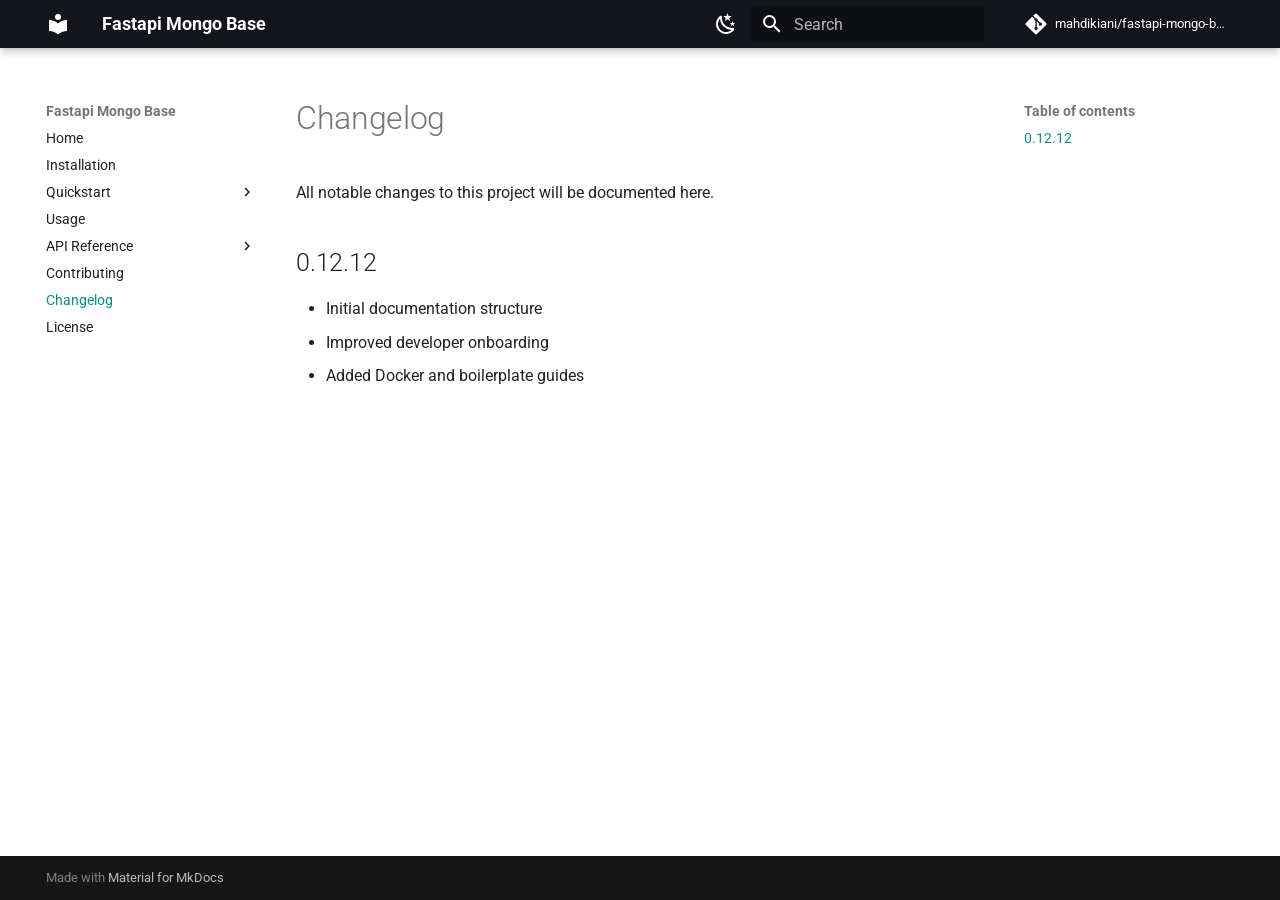
<file: changelog/index.html>
<!doctype html>
<html lang="en" class="no-js">
  <head>
    
      <meta charset="utf-8">
      <meta name="viewport" content="width=device-width,initial-scale=1">
      
      
      
      
        <link rel="prev" href="../contributing/">
      
      
        <link rel="next" href="../license/">
      
      
      <link rel="icon" href="../assets/images/favicon.png">
      <meta name="generator" content="mkdocs-1.6.1, mkdocs-material-9.6.14">
    
    
      
        <title>Changelog - Fastapi Mongo Base</title>
      
    
    
      <link rel="stylesheet" href="../assets/stylesheets/main.342714a4.min.css">
      
        
        <link rel="stylesheet" href="../assets/stylesheets/palette.06af60db.min.css">
      
      


    
    
      
    
    
      
        
        
        <link rel="preconnect" href="https://fonts.gstatic.com" crossorigin>
        <link rel="stylesheet" href="https://fonts.googleapis.com/css?family=Roboto:300,300i,400,400i,700,700i%7CRoboto+Mono:400,400i,700,700i&display=fallback">
        <style>:root{--md-text-font:"Roboto";--md-code-font:"Roboto Mono"}</style>
      
    
    
      <link rel="stylesheet" href="../assets/_mkdocstrings.css">
    
      <link rel="stylesheet" href="../extra.css">
    
    <script>__md_scope=new URL("..",location),__md_hash=e=>[...e].reduce(((e,_)=>(e<<5)-e+_.charCodeAt(0)),0),__md_get=(e,_=localStorage,t=__md_scope)=>JSON.parse(_.getItem(t.pathname+"."+e)),__md_set=(e,_,t=localStorage,a=__md_scope)=>{try{t.setItem(a.pathname+"."+e,JSON.stringify(_))}catch(e){}}</script>
    
      

    
    
    
  </head>
  
  
    
    
      
    
    
    
    
    <body dir="ltr" data-md-color-scheme="default" data-md-color-primary="teal" data-md-color-accent="amber">
  
    
    <input class="md-toggle" data-md-toggle="drawer" type="checkbox" id="__drawer" autocomplete="off">
    <input class="md-toggle" data-md-toggle="search" type="checkbox" id="__search" autocomplete="off">
    <label class="md-overlay" for="__drawer"></label>
    <div data-md-component="skip">
      
        
        <a href="#changelog" class="md-skip">
          Skip to content
        </a>
      
    </div>
    <div data-md-component="announce">
      
    </div>
    
    
      

  

<header class="md-header md-header--shadow" data-md-component="header">
  <nav class="md-header__inner md-grid" aria-label="Header">
    <a href=".." title="Fastapi Mongo Base" class="md-header__button md-logo" aria-label="Fastapi Mongo Base" data-md-component="logo">
      
  
  <svg xmlns="http://www.w3.org/2000/svg" viewBox="0 0 24 24"><path d="M12 8a3 3 0 0 0 3-3 3 3 0 0 0-3-3 3 3 0 0 0-3 3 3 3 0 0 0 3 3m0 3.54C9.64 9.35 6.5 8 3 8v11c3.5 0 6.64 1.35 9 3.54 2.36-2.19 5.5-3.54 9-3.54V8c-3.5 0-6.64 1.35-9 3.54"/></svg>

    </a>
    <label class="md-header__button md-icon" for="__drawer">
      
      <svg xmlns="http://www.w3.org/2000/svg" viewBox="0 0 24 24"><path d="M3 6h18v2H3zm0 5h18v2H3zm0 5h18v2H3z"/></svg>
    </label>
    <div class="md-header__title" data-md-component="header-title">
      <div class="md-header__ellipsis">
        <div class="md-header__topic">
          <span class="md-ellipsis">
            Fastapi Mongo Base
          </span>
        </div>
        <div class="md-header__topic" data-md-component="header-topic">
          <span class="md-ellipsis">
            
              Changelog
            
          </span>
        </div>
      </div>
    </div>
    
      
        <form class="md-header__option" data-md-component="palette">
  
    
    
    
    <input class="md-option" data-md-color-media="" data-md-color-scheme="default" data-md-color-primary="teal" data-md-color-accent="amber"  aria-label="Switch to dark mode"  type="radio" name="__palette" id="__palette_0">
    
      <label class="md-header__button md-icon" title="Switch to dark mode" for="__palette_1" hidden>
        <svg xmlns="http://www.w3.org/2000/svg" viewBox="0 0 24 24"><path d="m17.75 4.09-2.53 1.94.91 3.06-2.63-1.81-2.63 1.81.91-3.06-2.53-1.94L12.44 4l1.06-3 1.06 3zm3.5 6.91-1.64 1.25.59 1.98-1.7-1.17-1.7 1.17.59-1.98L15.75 11l2.06-.05L18.5 9l.69 1.95zm-2.28 4.95c.83-.08 1.72 1.1 1.19 1.85-.32.45-.66.87-1.08 1.27C15.17 23 8.84 23 4.94 19.07c-3.91-3.9-3.91-10.24 0-14.14.4-.4.82-.76 1.27-1.08.75-.53 1.93.36 1.85 1.19-.27 2.86.69 5.83 2.89 8.02a9.96 9.96 0 0 0 8.02 2.89m-1.64 2.02a12.08 12.08 0 0 1-7.8-3.47c-2.17-2.19-3.33-5-3.49-7.82-2.81 3.14-2.7 7.96.31 10.98 3.02 3.01 7.84 3.12 10.98.31"/></svg>
      </label>
    
  
    
    
    
    <input class="md-option" data-md-color-media="" data-md-color-scheme="slate" data-md-color-primary="teal" data-md-color-accent="amber"  aria-label="Switch to light mode"  type="radio" name="__palette" id="__palette_1">
    
      <label class="md-header__button md-icon" title="Switch to light mode" for="__palette_0" hidden>
        <svg xmlns="http://www.w3.org/2000/svg" viewBox="0 0 24 24"><path d="M12 7a5 5 0 0 1 5 5 5 5 0 0 1-5 5 5 5 0 0 1-5-5 5 5 0 0 1 5-5m0 2a3 3 0 0 0-3 3 3 3 0 0 0 3 3 3 3 0 0 0 3-3 3 3 0 0 0-3-3m0-7 2.39 3.42C13.65 5.15 12.84 5 12 5s-1.65.15-2.39.42zM3.34 7l4.16-.35A7.2 7.2 0 0 0 5.94 8.5c-.44.74-.69 1.5-.83 2.29zm.02 10 1.76-3.77a7.131 7.131 0 0 0 2.38 4.14zM20.65 7l-1.77 3.79a7.02 7.02 0 0 0-2.38-4.15zm-.01 10-4.14.36c.59-.51 1.12-1.14 1.54-1.86.42-.73.69-1.5.83-2.29zM12 22l-2.41-3.44c.74.27 1.55.44 2.41.44.82 0 1.63-.17 2.37-.44z"/></svg>
      </label>
    
  
</form>
      
    
    
      <script>var palette=__md_get("__palette");if(palette&&palette.color){if("(prefers-color-scheme)"===palette.color.media){var media=matchMedia("(prefers-color-scheme: light)"),input=document.querySelector(media.matches?"[data-md-color-media='(prefers-color-scheme: light)']":"[data-md-color-media='(prefers-color-scheme: dark)']");palette.color.media=input.getAttribute("data-md-color-media"),palette.color.scheme=input.getAttribute("data-md-color-scheme"),palette.color.primary=input.getAttribute("data-md-color-primary"),palette.color.accent=input.getAttribute("data-md-color-accent")}for(var[key,value]of Object.entries(palette.color))document.body.setAttribute("data-md-color-"+key,value)}</script>
    
    
    
      
      
        <label class="md-header__button md-icon" for="__search">
          
          <svg xmlns="http://www.w3.org/2000/svg" viewBox="0 0 24 24"><path d="M9.5 3A6.5 6.5 0 0 1 16 9.5c0 1.61-.59 3.09-1.56 4.23l.27.27h.79l5 5-1.5 1.5-5-5v-.79l-.27-.27A6.52 6.52 0 0 1 9.5 16 6.5 6.5 0 0 1 3 9.5 6.5 6.5 0 0 1 9.5 3m0 2C7 5 5 7 5 9.5S7 14 9.5 14 14 12 14 9.5 12 5 9.5 5"/></svg>
        </label>
        <div class="md-search" data-md-component="search" role="dialog">
  <label class="md-search__overlay" for="__search"></label>
  <div class="md-search__inner" role="search">
    <form class="md-search__form" name="search">
      <input type="text" class="md-search__input" name="query" aria-label="Search" placeholder="Search" autocapitalize="off" autocorrect="off" autocomplete="off" spellcheck="false" data-md-component="search-query" required>
      <label class="md-search__icon md-icon" for="__search">
        
        <svg xmlns="http://www.w3.org/2000/svg" viewBox="0 0 24 24"><path d="M9.5 3A6.5 6.5 0 0 1 16 9.5c0 1.61-.59 3.09-1.56 4.23l.27.27h.79l5 5-1.5 1.5-5-5v-.79l-.27-.27A6.52 6.52 0 0 1 9.5 16 6.5 6.5 0 0 1 3 9.5 6.5 6.5 0 0 1 9.5 3m0 2C7 5 5 7 5 9.5S7 14 9.5 14 14 12 14 9.5 12 5 9.5 5"/></svg>
        
        <svg xmlns="http://www.w3.org/2000/svg" viewBox="0 0 24 24"><path d="M20 11v2H8l5.5 5.5-1.42 1.42L4.16 12l7.92-7.92L13.5 5.5 8 11z"/></svg>
      </label>
      <nav class="md-search__options" aria-label="Search">
        
        <button type="reset" class="md-search__icon md-icon" title="Clear" aria-label="Clear" tabindex="-1">
          
          <svg xmlns="http://www.w3.org/2000/svg" viewBox="0 0 24 24"><path d="M19 6.41 17.59 5 12 10.59 6.41 5 5 6.41 10.59 12 5 17.59 6.41 19 12 13.41 17.59 19 19 17.59 13.41 12z"/></svg>
        </button>
      </nav>
      
    </form>
    <div class="md-search__output">
      <div class="md-search__scrollwrap" tabindex="0" data-md-scrollfix>
        <div class="md-search-result" data-md-component="search-result">
          <div class="md-search-result__meta">
            Initializing search
          </div>
          <ol class="md-search-result__list" role="presentation"></ol>
        </div>
      </div>
    </div>
  </div>
</div>
      
    
    
      <div class="md-header__source">
        <a href="https://github.com/mahdikiani/fastapi-mongo-base" title="Go to repository" class="md-source" data-md-component="source">
  <div class="md-source__icon md-icon">
    
    <svg xmlns="http://www.w3.org/2000/svg" viewBox="0 0 448 512"><!--! Font Awesome Free 6.7.2 by @fontawesome - https://fontawesome.com License - https://fontawesome.com/license/free (Icons: CC BY 4.0, Fonts: SIL OFL 1.1, Code: MIT License) Copyright 2024 Fonticons, Inc.--><path d="M439.55 236.05 244 40.45a28.87 28.87 0 0 0-40.81 0l-40.66 40.63 51.52 51.52c27.06-9.14 52.68 16.77 43.39 43.68l49.66 49.66c34.23-11.8 61.18 31 35.47 56.69-26.49 26.49-70.21-2.87-56-37.34L240.22 199v121.85c25.3 12.54 22.26 41.85 9.08 55a34.34 34.34 0 0 1-48.55 0c-17.57-17.6-11.07-46.91 11.25-56v-123c-20.8-8.51-24.6-30.74-18.64-45L142.57 101 8.45 235.14a28.86 28.86 0 0 0 0 40.81l195.61 195.6a28.86 28.86 0 0 0 40.8 0l194.69-194.69a28.86 28.86 0 0 0 0-40.81"/></svg>
  </div>
  <div class="md-source__repository">
    mahdikiani/fastapi-mongo-base
  </div>
</a>
      </div>
    
  </nav>
  
</header>
    
    <div class="md-container" data-md-component="container">
      
      
        
          
        
      
      <main class="md-main" data-md-component="main">
        <div class="md-main__inner md-grid">
          
            
              
              <div class="md-sidebar md-sidebar--primary" data-md-component="sidebar" data-md-type="navigation" >
                <div class="md-sidebar__scrollwrap">
                  <div class="md-sidebar__inner">
                    



<nav class="md-nav md-nav--primary" aria-label="Navigation" data-md-level="0">
  <label class="md-nav__title" for="__drawer">
    <a href=".." title="Fastapi Mongo Base" class="md-nav__button md-logo" aria-label="Fastapi Mongo Base" data-md-component="logo">
      
  
  <svg xmlns="http://www.w3.org/2000/svg" viewBox="0 0 24 24"><path d="M12 8a3 3 0 0 0 3-3 3 3 0 0 0-3-3 3 3 0 0 0-3 3 3 3 0 0 0 3 3m0 3.54C9.64 9.35 6.5 8 3 8v11c3.5 0 6.64 1.35 9 3.54 2.36-2.19 5.5-3.54 9-3.54V8c-3.5 0-6.64 1.35-9 3.54"/></svg>

    </a>
    Fastapi Mongo Base
  </label>
  
    <div class="md-nav__source">
      <a href="https://github.com/mahdikiani/fastapi-mongo-base" title="Go to repository" class="md-source" data-md-component="source">
  <div class="md-source__icon md-icon">
    
    <svg xmlns="http://www.w3.org/2000/svg" viewBox="0 0 448 512"><!--! Font Awesome Free 6.7.2 by @fontawesome - https://fontawesome.com License - https://fontawesome.com/license/free (Icons: CC BY 4.0, Fonts: SIL OFL 1.1, Code: MIT License) Copyright 2024 Fonticons, Inc.--><path d="M439.55 236.05 244 40.45a28.87 28.87 0 0 0-40.81 0l-40.66 40.63 51.52 51.52c27.06-9.14 52.68 16.77 43.39 43.68l49.66 49.66c34.23-11.8 61.18 31 35.47 56.69-26.49 26.49-70.21-2.87-56-37.34L240.22 199v121.85c25.3 12.54 22.26 41.85 9.08 55a34.34 34.34 0 0 1-48.55 0c-17.57-17.6-11.07-46.91 11.25-56v-123c-20.8-8.51-24.6-30.74-18.64-45L142.57 101 8.45 235.14a28.86 28.86 0 0 0 0 40.81l195.61 195.6a28.86 28.86 0 0 0 40.8 0l194.69-194.69a28.86 28.86 0 0 0 0-40.81"/></svg>
  </div>
  <div class="md-source__repository">
    mahdikiani/fastapi-mongo-base
  </div>
</a>
    </div>
  
  <ul class="md-nav__list" data-md-scrollfix>
    
      
      
  
  
  
  
    <li class="md-nav__item">
      <a href=".." class="md-nav__link">
        
  
  
  <span class="md-ellipsis">
    Home
    
  </span>
  

      </a>
    </li>
  

    
      
      
  
  
  
  
    <li class="md-nav__item">
      <a href="../installation/" class="md-nav__link">
        
  
  
  <span class="md-ellipsis">
    Installation
    
  </span>
  

      </a>
    </li>
  

    
      
      
  
  
  
  
    
    
    
    
    
    <li class="md-nav__item md-nav__item--nested">
      
        
        
        <input class="md-nav__toggle md-toggle " type="checkbox" id="__nav_3" >
        
          
          <label class="md-nav__link" for="__nav_3" id="__nav_3_label" tabindex="0">
            
  
  
  <span class="md-ellipsis">
    Quickstart
    
  </span>
  

            <span class="md-nav__icon md-icon"></span>
          </label>
        
        <nav class="md-nav" data-md-level="1" aria-labelledby="__nav_3_label" aria-expanded="false">
          <label class="md-nav__title" for="__nav_3">
            <span class="md-nav__icon md-icon"></span>
            Quickstart
          </label>
          <ul class="md-nav__list" data-md-scrollfix>
            
              
                
  
  
  
  
    <li class="md-nav__item">
      <a href="../quickstart/" class="md-nav__link">
        
  
  
  <span class="md-ellipsis">
    Quickstart
    
  </span>
  

      </a>
    </li>
  

              
            
              
                
  
  
  
  
    <li class="md-nav__item">
      <a href="../boilerplate/" class="md-nav__link">
        
  
  
  <span class="md-ellipsis">
    Boilerplate
    
  </span>
  

      </a>
    </li>
  

              
            
              
                
  
  
  
  
    <li class="md-nav__item">
      <a href="../tutorial/" class="md-nav__link">
        
  
  
  <span class="md-ellipsis">
    Tutorial
    
  </span>
  

      </a>
    </li>
  

              
            
          </ul>
        </nav>
      
    </li>
  

    
      
      
  
  
  
  
    <li class="md-nav__item">
      <a href="../usage/" class="md-nav__link">
        
  
  
  <span class="md-ellipsis">
    Usage
    
  </span>
  

      </a>
    </li>
  

    
      
      
  
  
  
  
    
    
    
    
    
    <li class="md-nav__item md-nav__item--nested">
      
        
        
        <input class="md-nav__toggle md-toggle " type="checkbox" id="__nav_5" >
        
          
          <label class="md-nav__link" for="__nav_5" id="__nav_5_label" tabindex="0">
            
  
  
  <span class="md-ellipsis">
    API Reference
    
  </span>
  

            <span class="md-nav__icon md-icon"></span>
          </label>
        
        <nav class="md-nav" data-md-level="1" aria-labelledby="__nav_5_label" aria-expanded="false">
          <label class="md-nav__title" for="__nav_5">
            <span class="md-nav__icon md-icon"></span>
            API Reference
          </label>
          <ul class="md-nav__list" data-md-scrollfix>
            
              
                
  
  
  
  
    <li class="md-nav__item">
      <a href="../endpoints/" class="md-nav__link">
        
  
  
  <span class="md-ellipsis">
    Endpoints & Customization
    
  </span>
  

      </a>
    </li>
  

              
            
              
                
  
  
  
  
    <li class="md-nav__item">
      <a href="../settings/" class="md-nav__link">
        
  
  
  <span class="md-ellipsis">
    Settings
    
  </span>
  

      </a>
    </li>
  

              
            
          </ul>
        </nav>
      
    </li>
  

    
      
      
  
  
  
  
    <li class="md-nav__item">
      <a href="../contributing/" class="md-nav__link">
        
  
  
  <span class="md-ellipsis">
    Contributing
    
  </span>
  

      </a>
    </li>
  

    
      
      
  
  
    
  
  
  
    <li class="md-nav__item md-nav__item--active">
      
      <input class="md-nav__toggle md-toggle" type="checkbox" id="__toc">
      
      
        
      
      
        <label class="md-nav__link md-nav__link--active" for="__toc">
          
  
  
  <span class="md-ellipsis">
    Changelog
    
  </span>
  

          <span class="md-nav__icon md-icon"></span>
        </label>
      
      <a href="./" class="md-nav__link md-nav__link--active">
        
  
  
  <span class="md-ellipsis">
    Changelog
    
  </span>
  

      </a>
      
        

<nav class="md-nav md-nav--secondary" aria-label="Table of contents">
  
  
  
    
  
  
    <label class="md-nav__title" for="__toc">
      <span class="md-nav__icon md-icon"></span>
      Table of contents
    </label>
    <ul class="md-nav__list" data-md-component="toc" data-md-scrollfix>
      
        <li class="md-nav__item">
  <a href="#01212" class="md-nav__link">
    <span class="md-ellipsis">
      0.12.12
    </span>
  </a>
  
</li>
      
    </ul>
  
</nav>
      
    </li>
  

    
      
      
  
  
  
  
    <li class="md-nav__item">
      <a href="../license/" class="md-nav__link">
        
  
  
  <span class="md-ellipsis">
    License
    
  </span>
  

      </a>
    </li>
  

    
  </ul>
</nav>
                  </div>
                </div>
              </div>
            
            
              
              <div class="md-sidebar md-sidebar--secondary" data-md-component="sidebar" data-md-type="toc" >
                <div class="md-sidebar__scrollwrap">
                  <div class="md-sidebar__inner">
                    

<nav class="md-nav md-nav--secondary" aria-label="Table of contents">
  
  
  
    
  
  
    <label class="md-nav__title" for="__toc">
      <span class="md-nav__icon md-icon"></span>
      Table of contents
    </label>
    <ul class="md-nav__list" data-md-component="toc" data-md-scrollfix>
      
        <li class="md-nav__item">
  <a href="#01212" class="md-nav__link">
    <span class="md-ellipsis">
      0.12.12
    </span>
  </a>
  
</li>
      
    </ul>
  
</nav>
                  </div>
                </div>
              </div>
            
          
          
            <div class="md-content" data-md-component="content">
              <article class="md-content__inner md-typeset">
                
                  


  
  


<h1 id="changelog">Changelog</h1>
<p>All notable changes to this project will be documented here.</p>
<h2 id="01212">0.12.12</h2>
<ul>
<li>Initial documentation structure</li>
<li>Improved developer onboarding</li>
<li>Added Docker and boilerplate guides </li>
</ul>












                
              </article>
            </div>
          
          
<script>var target=document.getElementById(location.hash.slice(1));target&&target.name&&(target.checked=target.name.startsWith("__tabbed_"))</script>
        </div>
        
      </main>
      
        <footer class="md-footer">
  
  <div class="md-footer-meta md-typeset">
    <div class="md-footer-meta__inner md-grid">
      <div class="md-copyright">
  
  
    Made with
    <a href="https://squidfunk.github.io/mkdocs-material/" target="_blank" rel="noopener">
      Material for MkDocs
    </a>
  
</div>
      
    </div>
  </div>
</footer>
      
    </div>
    <div class="md-dialog" data-md-component="dialog">
      <div class="md-dialog__inner md-typeset"></div>
    </div>
    
    
    
      
      <script id="__config" type="application/json">{"base": "..", "features": ["content.code.copy", "content.code.annotate"], "search": "../assets/javascripts/workers/search.d50fe291.min.js", "tags": null, "translations": {"clipboard.copied": "Copied to clipboard", "clipboard.copy": "Copy to clipboard", "search.result.more.one": "1 more on this page", "search.result.more.other": "# more on this page", "search.result.none": "No matching documents", "search.result.one": "1 matching document", "search.result.other": "# matching documents", "search.result.placeholder": "Type to start searching", "search.result.term.missing": "Missing", "select.version": "Select version"}, "version": null}</script>
    
    
      <script src="../assets/javascripts/bundle.13a4f30d.min.js"></script>
      
    
  </body>
</html>
</file>
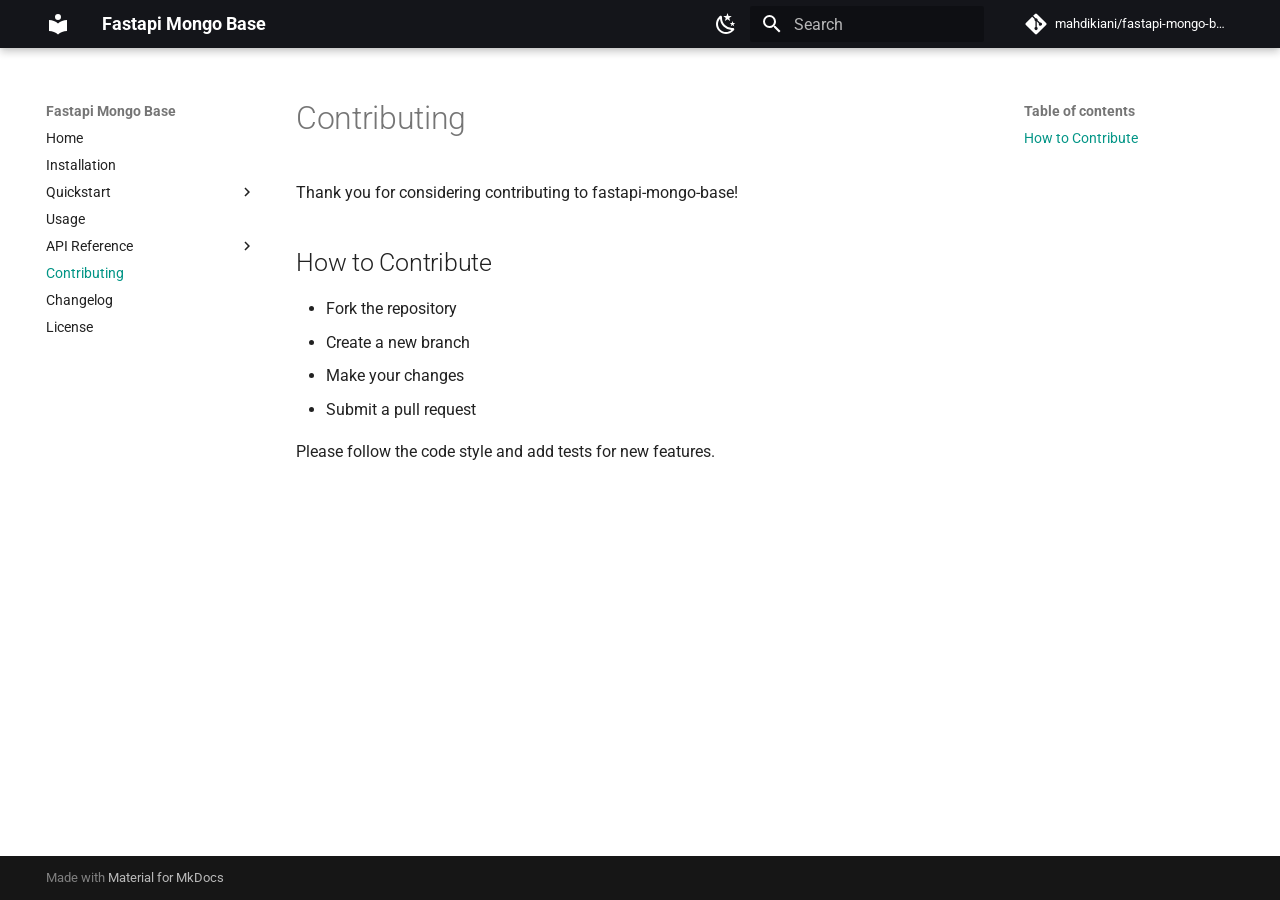
<file: contributing/index.html>
<!doctype html>
<html lang="en" class="no-js">
  <head>
    
      <meta charset="utf-8">
      <meta name="viewport" content="width=device-width,initial-scale=1">
      
      
      
      
        <link rel="prev" href="../settings/">
      
      
        <link rel="next" href="../changelog/">
      
      
      <link rel="icon" href="../assets/images/favicon.png">
      <meta name="generator" content="mkdocs-1.6.1, mkdocs-material-9.6.14">
    
    
      
        <title>Contributing - Fastapi Mongo Base</title>
      
    
    
      <link rel="stylesheet" href="../assets/stylesheets/main.342714a4.min.css">
      
        
        <link rel="stylesheet" href="../assets/stylesheets/palette.06af60db.min.css">
      
      


    
    
      
    
    
      
        
        
        <link rel="preconnect" href="https://fonts.gstatic.com" crossorigin>
        <link rel="stylesheet" href="https://fonts.googleapis.com/css?family=Roboto:300,300i,400,400i,700,700i%7CRoboto+Mono:400,400i,700,700i&display=fallback">
        <style>:root{--md-text-font:"Roboto";--md-code-font:"Roboto Mono"}</style>
      
    
    
      <link rel="stylesheet" href="../assets/_mkdocstrings.css">
    
      <link rel="stylesheet" href="../extra.css">
    
    <script>__md_scope=new URL("..",location),__md_hash=e=>[...e].reduce(((e,_)=>(e<<5)-e+_.charCodeAt(0)),0),__md_get=(e,_=localStorage,t=__md_scope)=>JSON.parse(_.getItem(t.pathname+"."+e)),__md_set=(e,_,t=localStorage,a=__md_scope)=>{try{t.setItem(a.pathname+"."+e,JSON.stringify(_))}catch(e){}}</script>
    
      

    
    
    
  </head>
  
  
    
    
      
    
    
    
    
    <body dir="ltr" data-md-color-scheme="default" data-md-color-primary="teal" data-md-color-accent="amber">
  
    
    <input class="md-toggle" data-md-toggle="drawer" type="checkbox" id="__drawer" autocomplete="off">
    <input class="md-toggle" data-md-toggle="search" type="checkbox" id="__search" autocomplete="off">
    <label class="md-overlay" for="__drawer"></label>
    <div data-md-component="skip">
      
        
        <a href="#contributing" class="md-skip">
          Skip to content
        </a>
      
    </div>
    <div data-md-component="announce">
      
    </div>
    
    
      

  

<header class="md-header md-header--shadow" data-md-component="header">
  <nav class="md-header__inner md-grid" aria-label="Header">
    <a href=".." title="Fastapi Mongo Base" class="md-header__button md-logo" aria-label="Fastapi Mongo Base" data-md-component="logo">
      
  
  <svg xmlns="http://www.w3.org/2000/svg" viewBox="0 0 24 24"><path d="M12 8a3 3 0 0 0 3-3 3 3 0 0 0-3-3 3 3 0 0 0-3 3 3 3 0 0 0 3 3m0 3.54C9.64 9.35 6.5 8 3 8v11c3.5 0 6.64 1.35 9 3.54 2.36-2.19 5.5-3.54 9-3.54V8c-3.5 0-6.64 1.35-9 3.54"/></svg>

    </a>
    <label class="md-header__button md-icon" for="__drawer">
      
      <svg xmlns="http://www.w3.org/2000/svg" viewBox="0 0 24 24"><path d="M3 6h18v2H3zm0 5h18v2H3zm0 5h18v2H3z"/></svg>
    </label>
    <div class="md-header__title" data-md-component="header-title">
      <div class="md-header__ellipsis">
        <div class="md-header__topic">
          <span class="md-ellipsis">
            Fastapi Mongo Base
          </span>
        </div>
        <div class="md-header__topic" data-md-component="header-topic">
          <span class="md-ellipsis">
            
              Contributing
            
          </span>
        </div>
      </div>
    </div>
    
      
        <form class="md-header__option" data-md-component="palette">
  
    
    
    
    <input class="md-option" data-md-color-media="" data-md-color-scheme="default" data-md-color-primary="teal" data-md-color-accent="amber"  aria-label="Switch to dark mode"  type="radio" name="__palette" id="__palette_0">
    
      <label class="md-header__button md-icon" title="Switch to dark mode" for="__palette_1" hidden>
        <svg xmlns="http://www.w3.org/2000/svg" viewBox="0 0 24 24"><path d="m17.75 4.09-2.53 1.94.91 3.06-2.63-1.81-2.63 1.81.91-3.06-2.53-1.94L12.44 4l1.06-3 1.06 3zm3.5 6.91-1.64 1.25.59 1.98-1.7-1.17-1.7 1.17.59-1.98L15.75 11l2.06-.05L18.5 9l.69 1.95zm-2.28 4.95c.83-.08 1.72 1.1 1.19 1.85-.32.45-.66.87-1.08 1.27C15.17 23 8.84 23 4.94 19.07c-3.91-3.9-3.91-10.24 0-14.14.4-.4.82-.76 1.27-1.08.75-.53 1.93.36 1.85 1.19-.27 2.86.69 5.83 2.89 8.02a9.96 9.96 0 0 0 8.02 2.89m-1.64 2.02a12.08 12.08 0 0 1-7.8-3.47c-2.17-2.19-3.33-5-3.49-7.82-2.81 3.14-2.7 7.96.31 10.98 3.02 3.01 7.84 3.12 10.98.31"/></svg>
      </label>
    
  
    
    
    
    <input class="md-option" data-md-color-media="" data-md-color-scheme="slate" data-md-color-primary="teal" data-md-color-accent="amber"  aria-label="Switch to light mode"  type="radio" name="__palette" id="__palette_1">
    
      <label class="md-header__button md-icon" title="Switch to light mode" for="__palette_0" hidden>
        <svg xmlns="http://www.w3.org/2000/svg" viewBox="0 0 24 24"><path d="M12 7a5 5 0 0 1 5 5 5 5 0 0 1-5 5 5 5 0 0 1-5-5 5 5 0 0 1 5-5m0 2a3 3 0 0 0-3 3 3 3 0 0 0 3 3 3 3 0 0 0 3-3 3 3 0 0 0-3-3m0-7 2.39 3.42C13.65 5.15 12.84 5 12 5s-1.65.15-2.39.42zM3.34 7l4.16-.35A7.2 7.2 0 0 0 5.94 8.5c-.44.74-.69 1.5-.83 2.29zm.02 10 1.76-3.77a7.131 7.131 0 0 0 2.38 4.14zM20.65 7l-1.77 3.79a7.02 7.02 0 0 0-2.38-4.15zm-.01 10-4.14.36c.59-.51 1.12-1.14 1.54-1.86.42-.73.69-1.5.83-2.29zM12 22l-2.41-3.44c.74.27 1.55.44 2.41.44.82 0 1.63-.17 2.37-.44z"/></svg>
      </label>
    
  
</form>
      
    
    
      <script>var palette=__md_get("__palette");if(palette&&palette.color){if("(prefers-color-scheme)"===palette.color.media){var media=matchMedia("(prefers-color-scheme: light)"),input=document.querySelector(media.matches?"[data-md-color-media='(prefers-color-scheme: light)']":"[data-md-color-media='(prefers-color-scheme: dark)']");palette.color.media=input.getAttribute("data-md-color-media"),palette.color.scheme=input.getAttribute("data-md-color-scheme"),palette.color.primary=input.getAttribute("data-md-color-primary"),palette.color.accent=input.getAttribute("data-md-color-accent")}for(var[key,value]of Object.entries(palette.color))document.body.setAttribute("data-md-color-"+key,value)}</script>
    
    
    
      
      
        <label class="md-header__button md-icon" for="__search">
          
          <svg xmlns="http://www.w3.org/2000/svg" viewBox="0 0 24 24"><path d="M9.5 3A6.5 6.5 0 0 1 16 9.5c0 1.61-.59 3.09-1.56 4.23l.27.27h.79l5 5-1.5 1.5-5-5v-.79l-.27-.27A6.52 6.52 0 0 1 9.5 16 6.5 6.5 0 0 1 3 9.5 6.5 6.5 0 0 1 9.5 3m0 2C7 5 5 7 5 9.5S7 14 9.5 14 14 12 14 9.5 12 5 9.5 5"/></svg>
        </label>
        <div class="md-search" data-md-component="search" role="dialog">
  <label class="md-search__overlay" for="__search"></label>
  <div class="md-search__inner" role="search">
    <form class="md-search__form" name="search">
      <input type="text" class="md-search__input" name="query" aria-label="Search" placeholder="Search" autocapitalize="off" autocorrect="off" autocomplete="off" spellcheck="false" data-md-component="search-query" required>
      <label class="md-search__icon md-icon" for="__search">
        
        <svg xmlns="http://www.w3.org/2000/svg" viewBox="0 0 24 24"><path d="M9.5 3A6.5 6.5 0 0 1 16 9.5c0 1.61-.59 3.09-1.56 4.23l.27.27h.79l5 5-1.5 1.5-5-5v-.79l-.27-.27A6.52 6.52 0 0 1 9.5 16 6.5 6.5 0 0 1 3 9.5 6.5 6.5 0 0 1 9.5 3m0 2C7 5 5 7 5 9.5S7 14 9.5 14 14 12 14 9.5 12 5 9.5 5"/></svg>
        
        <svg xmlns="http://www.w3.org/2000/svg" viewBox="0 0 24 24"><path d="M20 11v2H8l5.5 5.5-1.42 1.42L4.16 12l7.92-7.92L13.5 5.5 8 11z"/></svg>
      </label>
      <nav class="md-search__options" aria-label="Search">
        
        <button type="reset" class="md-search__icon md-icon" title="Clear" aria-label="Clear" tabindex="-1">
          
          <svg xmlns="http://www.w3.org/2000/svg" viewBox="0 0 24 24"><path d="M19 6.41 17.59 5 12 10.59 6.41 5 5 6.41 10.59 12 5 17.59 6.41 19 12 13.41 17.59 19 19 17.59 13.41 12z"/></svg>
        </button>
      </nav>
      
    </form>
    <div class="md-search__output">
      <div class="md-search__scrollwrap" tabindex="0" data-md-scrollfix>
        <div class="md-search-result" data-md-component="search-result">
          <div class="md-search-result__meta">
            Initializing search
          </div>
          <ol class="md-search-result__list" role="presentation"></ol>
        </div>
      </div>
    </div>
  </div>
</div>
      
    
    
      <div class="md-header__source">
        <a href="https://github.com/mahdikiani/fastapi-mongo-base" title="Go to repository" class="md-source" data-md-component="source">
  <div class="md-source__icon md-icon">
    
    <svg xmlns="http://www.w3.org/2000/svg" viewBox="0 0 448 512"><!--! Font Awesome Free 6.7.2 by @fontawesome - https://fontawesome.com License - https://fontawesome.com/license/free (Icons: CC BY 4.0, Fonts: SIL OFL 1.1, Code: MIT License) Copyright 2024 Fonticons, Inc.--><path d="M439.55 236.05 244 40.45a28.87 28.87 0 0 0-40.81 0l-40.66 40.63 51.52 51.52c27.06-9.14 52.68 16.77 43.39 43.68l49.66 49.66c34.23-11.8 61.18 31 35.47 56.69-26.49 26.49-70.21-2.87-56-37.34L240.22 199v121.85c25.3 12.54 22.26 41.85 9.08 55a34.34 34.34 0 0 1-48.55 0c-17.57-17.6-11.07-46.91 11.25-56v-123c-20.8-8.51-24.6-30.74-18.64-45L142.57 101 8.45 235.14a28.86 28.86 0 0 0 0 40.81l195.61 195.6a28.86 28.86 0 0 0 40.8 0l194.69-194.69a28.86 28.86 0 0 0 0-40.81"/></svg>
  </div>
  <div class="md-source__repository">
    mahdikiani/fastapi-mongo-base
  </div>
</a>
      </div>
    
  </nav>
  
</header>
    
    <div class="md-container" data-md-component="container">
      
      
        
          
        
      
      <main class="md-main" data-md-component="main">
        <div class="md-main__inner md-grid">
          
            
              
              <div class="md-sidebar md-sidebar--primary" data-md-component="sidebar" data-md-type="navigation" >
                <div class="md-sidebar__scrollwrap">
                  <div class="md-sidebar__inner">
                    



<nav class="md-nav md-nav--primary" aria-label="Navigation" data-md-level="0">
  <label class="md-nav__title" for="__drawer">
    <a href=".." title="Fastapi Mongo Base" class="md-nav__button md-logo" aria-label="Fastapi Mongo Base" data-md-component="logo">
      
  
  <svg xmlns="http://www.w3.org/2000/svg" viewBox="0 0 24 24"><path d="M12 8a3 3 0 0 0 3-3 3 3 0 0 0-3-3 3 3 0 0 0-3 3 3 3 0 0 0 3 3m0 3.54C9.64 9.35 6.5 8 3 8v11c3.5 0 6.64 1.35 9 3.54 2.36-2.19 5.5-3.54 9-3.54V8c-3.5 0-6.64 1.35-9 3.54"/></svg>

    </a>
    Fastapi Mongo Base
  </label>
  
    <div class="md-nav__source">
      <a href="https://github.com/mahdikiani/fastapi-mongo-base" title="Go to repository" class="md-source" data-md-component="source">
  <div class="md-source__icon md-icon">
    
    <svg xmlns="http://www.w3.org/2000/svg" viewBox="0 0 448 512"><!--! Font Awesome Free 6.7.2 by @fontawesome - https://fontawesome.com License - https://fontawesome.com/license/free (Icons: CC BY 4.0, Fonts: SIL OFL 1.1, Code: MIT License) Copyright 2024 Fonticons, Inc.--><path d="M439.55 236.05 244 40.45a28.87 28.87 0 0 0-40.81 0l-40.66 40.63 51.52 51.52c27.06-9.14 52.68 16.77 43.39 43.68l49.66 49.66c34.23-11.8 61.18 31 35.47 56.69-26.49 26.49-70.21-2.87-56-37.34L240.22 199v121.85c25.3 12.54 22.26 41.85 9.08 55a34.34 34.34 0 0 1-48.55 0c-17.57-17.6-11.07-46.91 11.25-56v-123c-20.8-8.51-24.6-30.74-18.64-45L142.57 101 8.45 235.14a28.86 28.86 0 0 0 0 40.81l195.61 195.6a28.86 28.86 0 0 0 40.8 0l194.69-194.69a28.86 28.86 0 0 0 0-40.81"/></svg>
  </div>
  <div class="md-source__repository">
    mahdikiani/fastapi-mongo-base
  </div>
</a>
    </div>
  
  <ul class="md-nav__list" data-md-scrollfix>
    
      
      
  
  
  
  
    <li class="md-nav__item">
      <a href=".." class="md-nav__link">
        
  
  
  <span class="md-ellipsis">
    Home
    
  </span>
  

      </a>
    </li>
  

    
      
      
  
  
  
  
    <li class="md-nav__item">
      <a href="../installation/" class="md-nav__link">
        
  
  
  <span class="md-ellipsis">
    Installation
    
  </span>
  

      </a>
    </li>
  

    
      
      
  
  
  
  
    
    
    
    
    
    <li class="md-nav__item md-nav__item--nested">
      
        
        
        <input class="md-nav__toggle md-toggle " type="checkbox" id="__nav_3" >
        
          
          <label class="md-nav__link" for="__nav_3" id="__nav_3_label" tabindex="0">
            
  
  
  <span class="md-ellipsis">
    Quickstart
    
  </span>
  

            <span class="md-nav__icon md-icon"></span>
          </label>
        
        <nav class="md-nav" data-md-level="1" aria-labelledby="__nav_3_label" aria-expanded="false">
          <label class="md-nav__title" for="__nav_3">
            <span class="md-nav__icon md-icon"></span>
            Quickstart
          </label>
          <ul class="md-nav__list" data-md-scrollfix>
            
              
                
  
  
  
  
    <li class="md-nav__item">
      <a href="../quickstart/" class="md-nav__link">
        
  
  
  <span class="md-ellipsis">
    Quickstart
    
  </span>
  

      </a>
    </li>
  

              
            
              
                
  
  
  
  
    <li class="md-nav__item">
      <a href="../boilerplate/" class="md-nav__link">
        
  
  
  <span class="md-ellipsis">
    Boilerplate
    
  </span>
  

      </a>
    </li>
  

              
            
              
                
  
  
  
  
    <li class="md-nav__item">
      <a href="../tutorial/" class="md-nav__link">
        
  
  
  <span class="md-ellipsis">
    Tutorial
    
  </span>
  

      </a>
    </li>
  

              
            
          </ul>
        </nav>
      
    </li>
  

    
      
      
  
  
  
  
    <li class="md-nav__item">
      <a href="../usage/" class="md-nav__link">
        
  
  
  <span class="md-ellipsis">
    Usage
    
  </span>
  

      </a>
    </li>
  

    
      
      
  
  
  
  
    
    
    
    
    
    <li class="md-nav__item md-nav__item--nested">
      
        
        
        <input class="md-nav__toggle md-toggle " type="checkbox" id="__nav_5" >
        
          
          <label class="md-nav__link" for="__nav_5" id="__nav_5_label" tabindex="0">
            
  
  
  <span class="md-ellipsis">
    API Reference
    
  </span>
  

            <span class="md-nav__icon md-icon"></span>
          </label>
        
        <nav class="md-nav" data-md-level="1" aria-labelledby="__nav_5_label" aria-expanded="false">
          <label class="md-nav__title" for="__nav_5">
            <span class="md-nav__icon md-icon"></span>
            API Reference
          </label>
          <ul class="md-nav__list" data-md-scrollfix>
            
              
                
  
  
  
  
    <li class="md-nav__item">
      <a href="../endpoints/" class="md-nav__link">
        
  
  
  <span class="md-ellipsis">
    Endpoints & Customization
    
  </span>
  

      </a>
    </li>
  

              
            
              
                
  
  
  
  
    <li class="md-nav__item">
      <a href="../settings/" class="md-nav__link">
        
  
  
  <span class="md-ellipsis">
    Settings
    
  </span>
  

      </a>
    </li>
  

              
            
          </ul>
        </nav>
      
    </li>
  

    
      
      
  
  
    
  
  
  
    <li class="md-nav__item md-nav__item--active">
      
      <input class="md-nav__toggle md-toggle" type="checkbox" id="__toc">
      
      
        
      
      
        <label class="md-nav__link md-nav__link--active" for="__toc">
          
  
  
  <span class="md-ellipsis">
    Contributing
    
  </span>
  

          <span class="md-nav__icon md-icon"></span>
        </label>
      
      <a href="./" class="md-nav__link md-nav__link--active">
        
  
  
  <span class="md-ellipsis">
    Contributing
    
  </span>
  

      </a>
      
        

<nav class="md-nav md-nav--secondary" aria-label="Table of contents">
  
  
  
    
  
  
    <label class="md-nav__title" for="__toc">
      <span class="md-nav__icon md-icon"></span>
      Table of contents
    </label>
    <ul class="md-nav__list" data-md-component="toc" data-md-scrollfix>
      
        <li class="md-nav__item">
  <a href="#how-to-contribute" class="md-nav__link">
    <span class="md-ellipsis">
      How to Contribute
    </span>
  </a>
  
</li>
      
    </ul>
  
</nav>
      
    </li>
  

    
      
      
  
  
  
  
    <li class="md-nav__item">
      <a href="../changelog/" class="md-nav__link">
        
  
  
  <span class="md-ellipsis">
    Changelog
    
  </span>
  

      </a>
    </li>
  

    
      
      
  
  
  
  
    <li class="md-nav__item">
      <a href="../license/" class="md-nav__link">
        
  
  
  <span class="md-ellipsis">
    License
    
  </span>
  

      </a>
    </li>
  

    
  </ul>
</nav>
                  </div>
                </div>
              </div>
            
            
              
              <div class="md-sidebar md-sidebar--secondary" data-md-component="sidebar" data-md-type="toc" >
                <div class="md-sidebar__scrollwrap">
                  <div class="md-sidebar__inner">
                    

<nav class="md-nav md-nav--secondary" aria-label="Table of contents">
  
  
  
    
  
  
    <label class="md-nav__title" for="__toc">
      <span class="md-nav__icon md-icon"></span>
      Table of contents
    </label>
    <ul class="md-nav__list" data-md-component="toc" data-md-scrollfix>
      
        <li class="md-nav__item">
  <a href="#how-to-contribute" class="md-nav__link">
    <span class="md-ellipsis">
      How to Contribute
    </span>
  </a>
  
</li>
      
    </ul>
  
</nav>
                  </div>
                </div>
              </div>
            
          
          
            <div class="md-content" data-md-component="content">
              <article class="md-content__inner md-typeset">
                
                  


  
  


<h1 id="contributing">Contributing</h1>
<p>Thank you for considering contributing to fastapi-mongo-base!</p>
<h2 id="how-to-contribute">How to Contribute</h2>
<ul>
<li>Fork the repository</li>
<li>Create a new branch</li>
<li>Make your changes</li>
<li>Submit a pull request</li>
</ul>
<p>Please follow the code style and add tests for new features. </p>












                
              </article>
            </div>
          
          
<script>var target=document.getElementById(location.hash.slice(1));target&&target.name&&(target.checked=target.name.startsWith("__tabbed_"))</script>
        </div>
        
      </main>
      
        <footer class="md-footer">
  
  <div class="md-footer-meta md-typeset">
    <div class="md-footer-meta__inner md-grid">
      <div class="md-copyright">
  
  
    Made with
    <a href="https://squidfunk.github.io/mkdocs-material/" target="_blank" rel="noopener">
      Material for MkDocs
    </a>
  
</div>
      
    </div>
  </div>
</footer>
      
    </div>
    <div class="md-dialog" data-md-component="dialog">
      <div class="md-dialog__inner md-typeset"></div>
    </div>
    
    
    
      
      <script id="__config" type="application/json">{"base": "..", "features": ["content.code.copy", "content.code.annotate"], "search": "../assets/javascripts/workers/search.d50fe291.min.js", "tags": null, "translations": {"clipboard.copied": "Copied to clipboard", "clipboard.copy": "Copy to clipboard", "search.result.more.one": "1 more on this page", "search.result.more.other": "# more on this page", "search.result.none": "No matching documents", "search.result.one": "1 matching document", "search.result.other": "# matching documents", "search.result.placeholder": "Type to start searching", "search.result.term.missing": "Missing", "select.version": "Select version"}, "version": null}</script>
    
    
      <script src="../assets/javascripts/bundle.13a4f30d.min.js"></script>
      
    
  </body>
</html>
</file>
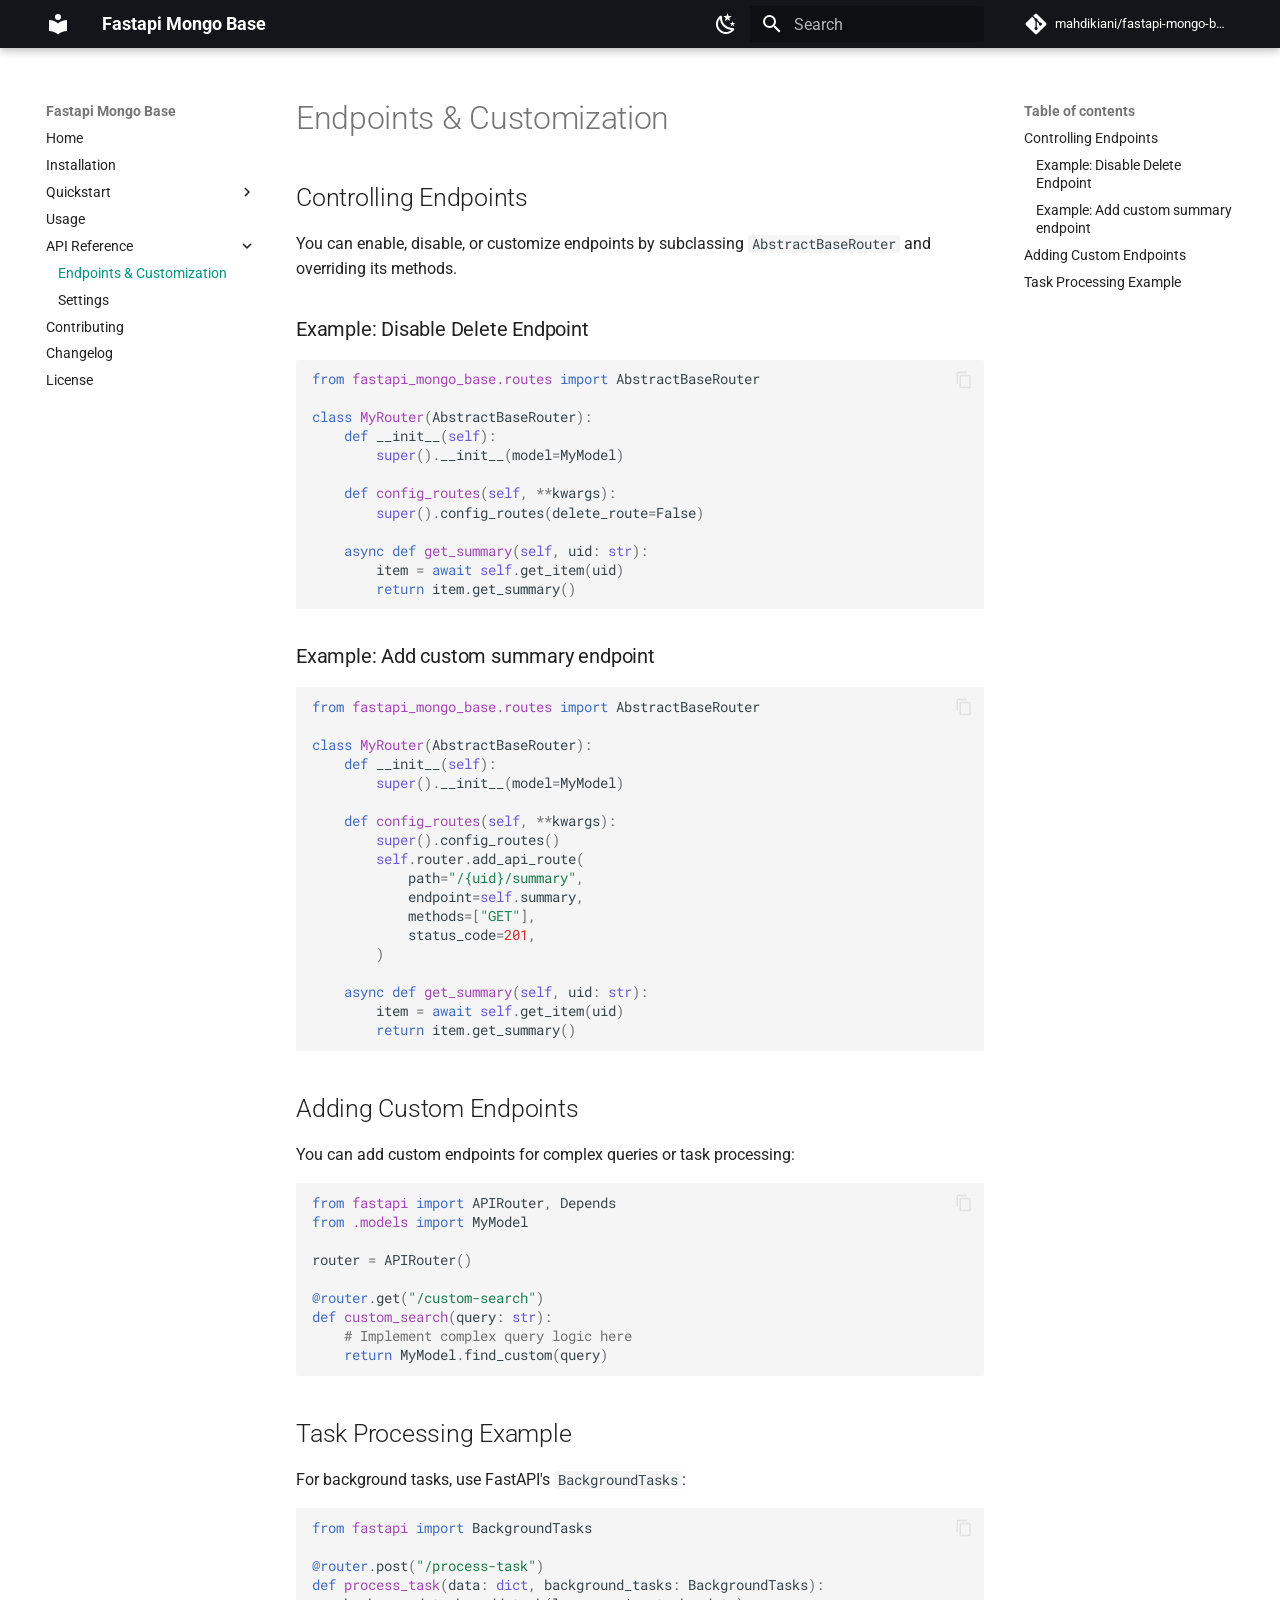
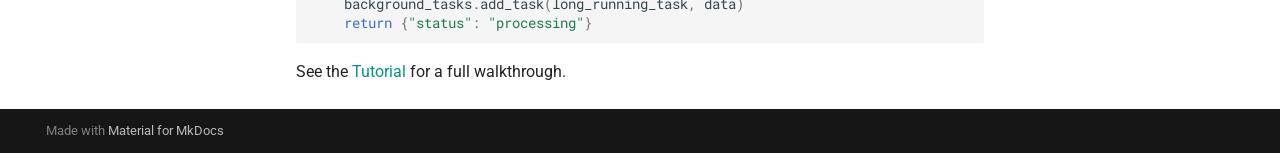
<file: endpoints/index.html>
<!doctype html>
<html lang="en" class="no-js">
  <head>
    
      <meta charset="utf-8">
      <meta name="viewport" content="width=device-width,initial-scale=1">
      
      
      
      
        <link rel="prev" href="../usage/">
      
      
        <link rel="next" href="../settings/">
      
      
      <link rel="icon" href="../assets/images/favicon.png">
      <meta name="generator" content="mkdocs-1.6.1, mkdocs-material-9.6.14">
    
    
      
        <title>Endpoints & Customization - Fastapi Mongo Base</title>
      
    
    
      <link rel="stylesheet" href="../assets/stylesheets/main.342714a4.min.css">
      
        
        <link rel="stylesheet" href="../assets/stylesheets/palette.06af60db.min.css">
      
      


    
    
      
    
    
      
        
        
        <link rel="preconnect" href="https://fonts.gstatic.com" crossorigin>
        <link rel="stylesheet" href="https://fonts.googleapis.com/css?family=Roboto:300,300i,400,400i,700,700i%7CRoboto+Mono:400,400i,700,700i&display=fallback">
        <style>:root{--md-text-font:"Roboto";--md-code-font:"Roboto Mono"}</style>
      
    
    
      <link rel="stylesheet" href="../assets/_mkdocstrings.css">
    
      <link rel="stylesheet" href="../extra.css">
    
    <script>__md_scope=new URL("..",location),__md_hash=e=>[...e].reduce(((e,_)=>(e<<5)-e+_.charCodeAt(0)),0),__md_get=(e,_=localStorage,t=__md_scope)=>JSON.parse(_.getItem(t.pathname+"."+e)),__md_set=(e,_,t=localStorage,a=__md_scope)=>{try{t.setItem(a.pathname+"."+e,JSON.stringify(_))}catch(e){}}</script>
    
      

    
    
    
  </head>
  
  
    
    
      
    
    
    
    
    <body dir="ltr" data-md-color-scheme="default" data-md-color-primary="teal" data-md-color-accent="amber">
  
    
    <input class="md-toggle" data-md-toggle="drawer" type="checkbox" id="__drawer" autocomplete="off">
    <input class="md-toggle" data-md-toggle="search" type="checkbox" id="__search" autocomplete="off">
    <label class="md-overlay" for="__drawer"></label>
    <div data-md-component="skip">
      
        
        <a href="#endpoints-customization" class="md-skip">
          Skip to content
        </a>
      
    </div>
    <div data-md-component="announce">
      
    </div>
    
    
      

  

<header class="md-header md-header--shadow" data-md-component="header">
  <nav class="md-header__inner md-grid" aria-label="Header">
    <a href=".." title="Fastapi Mongo Base" class="md-header__button md-logo" aria-label="Fastapi Mongo Base" data-md-component="logo">
      
  
  <svg xmlns="http://www.w3.org/2000/svg" viewBox="0 0 24 24"><path d="M12 8a3 3 0 0 0 3-3 3 3 0 0 0-3-3 3 3 0 0 0-3 3 3 3 0 0 0 3 3m0 3.54C9.64 9.35 6.5 8 3 8v11c3.5 0 6.64 1.35 9 3.54 2.36-2.19 5.5-3.54 9-3.54V8c-3.5 0-6.64 1.35-9 3.54"/></svg>

    </a>
    <label class="md-header__button md-icon" for="__drawer">
      
      <svg xmlns="http://www.w3.org/2000/svg" viewBox="0 0 24 24"><path d="M3 6h18v2H3zm0 5h18v2H3zm0 5h18v2H3z"/></svg>
    </label>
    <div class="md-header__title" data-md-component="header-title">
      <div class="md-header__ellipsis">
        <div class="md-header__topic">
          <span class="md-ellipsis">
            Fastapi Mongo Base
          </span>
        </div>
        <div class="md-header__topic" data-md-component="header-topic">
          <span class="md-ellipsis">
            
              Endpoints & Customization
            
          </span>
        </div>
      </div>
    </div>
    
      
        <form class="md-header__option" data-md-component="palette">
  
    
    
    
    <input class="md-option" data-md-color-media="" data-md-color-scheme="default" data-md-color-primary="teal" data-md-color-accent="amber"  aria-label="Switch to dark mode"  type="radio" name="__palette" id="__palette_0">
    
      <label class="md-header__button md-icon" title="Switch to dark mode" for="__palette_1" hidden>
        <svg xmlns="http://www.w3.org/2000/svg" viewBox="0 0 24 24"><path d="m17.75 4.09-2.53 1.94.91 3.06-2.63-1.81-2.63 1.81.91-3.06-2.53-1.94L12.44 4l1.06-3 1.06 3zm3.5 6.91-1.64 1.25.59 1.98-1.7-1.17-1.7 1.17.59-1.98L15.75 11l2.06-.05L18.5 9l.69 1.95zm-2.28 4.95c.83-.08 1.72 1.1 1.19 1.85-.32.45-.66.87-1.08 1.27C15.17 23 8.84 23 4.94 19.07c-3.91-3.9-3.91-10.24 0-14.14.4-.4.82-.76 1.27-1.08.75-.53 1.93.36 1.85 1.19-.27 2.86.69 5.83 2.89 8.02a9.96 9.96 0 0 0 8.02 2.89m-1.64 2.02a12.08 12.08 0 0 1-7.8-3.47c-2.17-2.19-3.33-5-3.49-7.82-2.81 3.14-2.7 7.96.31 10.98 3.02 3.01 7.84 3.12 10.98.31"/></svg>
      </label>
    
  
    
    
    
    <input class="md-option" data-md-color-media="" data-md-color-scheme="slate" data-md-color-primary="teal" data-md-color-accent="amber"  aria-label="Switch to light mode"  type="radio" name="__palette" id="__palette_1">
    
      <label class="md-header__button md-icon" title="Switch to light mode" for="__palette_0" hidden>
        <svg xmlns="http://www.w3.org/2000/svg" viewBox="0 0 24 24"><path d="M12 7a5 5 0 0 1 5 5 5 5 0 0 1-5 5 5 5 0 0 1-5-5 5 5 0 0 1 5-5m0 2a3 3 0 0 0-3 3 3 3 0 0 0 3 3 3 3 0 0 0 3-3 3 3 0 0 0-3-3m0-7 2.39 3.42C13.65 5.15 12.84 5 12 5s-1.65.15-2.39.42zM3.34 7l4.16-.35A7.2 7.2 0 0 0 5.94 8.5c-.44.74-.69 1.5-.83 2.29zm.02 10 1.76-3.77a7.131 7.131 0 0 0 2.38 4.14zM20.65 7l-1.77 3.79a7.02 7.02 0 0 0-2.38-4.15zm-.01 10-4.14.36c.59-.51 1.12-1.14 1.54-1.86.42-.73.69-1.5.83-2.29zM12 22l-2.41-3.44c.74.27 1.55.44 2.41.44.82 0 1.63-.17 2.37-.44z"/></svg>
      </label>
    
  
</form>
      
    
    
      <script>var palette=__md_get("__palette");if(palette&&palette.color){if("(prefers-color-scheme)"===palette.color.media){var media=matchMedia("(prefers-color-scheme: light)"),input=document.querySelector(media.matches?"[data-md-color-media='(prefers-color-scheme: light)']":"[data-md-color-media='(prefers-color-scheme: dark)']");palette.color.media=input.getAttribute("data-md-color-media"),palette.color.scheme=input.getAttribute("data-md-color-scheme"),palette.color.primary=input.getAttribute("data-md-color-primary"),palette.color.accent=input.getAttribute("data-md-color-accent")}for(var[key,value]of Object.entries(palette.color))document.body.setAttribute("data-md-color-"+key,value)}</script>
    
    
    
      
      
        <label class="md-header__button md-icon" for="__search">
          
          <svg xmlns="http://www.w3.org/2000/svg" viewBox="0 0 24 24"><path d="M9.5 3A6.5 6.5 0 0 1 16 9.5c0 1.61-.59 3.09-1.56 4.23l.27.27h.79l5 5-1.5 1.5-5-5v-.79l-.27-.27A6.52 6.52 0 0 1 9.5 16 6.5 6.5 0 0 1 3 9.5 6.5 6.5 0 0 1 9.5 3m0 2C7 5 5 7 5 9.5S7 14 9.5 14 14 12 14 9.5 12 5 9.5 5"/></svg>
        </label>
        <div class="md-search" data-md-component="search" role="dialog">
  <label class="md-search__overlay" for="__search"></label>
  <div class="md-search__inner" role="search">
    <form class="md-search__form" name="search">
      <input type="text" class="md-search__input" name="query" aria-label="Search" placeholder="Search" autocapitalize="off" autocorrect="off" autocomplete="off" spellcheck="false" data-md-component="search-query" required>
      <label class="md-search__icon md-icon" for="__search">
        
        <svg xmlns="http://www.w3.org/2000/svg" viewBox="0 0 24 24"><path d="M9.5 3A6.5 6.5 0 0 1 16 9.5c0 1.61-.59 3.09-1.56 4.23l.27.27h.79l5 5-1.5 1.5-5-5v-.79l-.27-.27A6.52 6.52 0 0 1 9.5 16 6.5 6.5 0 0 1 3 9.5 6.5 6.5 0 0 1 9.5 3m0 2C7 5 5 7 5 9.5S7 14 9.5 14 14 12 14 9.5 12 5 9.5 5"/></svg>
        
        <svg xmlns="http://www.w3.org/2000/svg" viewBox="0 0 24 24"><path d="M20 11v2H8l5.5 5.5-1.42 1.42L4.16 12l7.92-7.92L13.5 5.5 8 11z"/></svg>
      </label>
      <nav class="md-search__options" aria-label="Search">
        
        <button type="reset" class="md-search__icon md-icon" title="Clear" aria-label="Clear" tabindex="-1">
          
          <svg xmlns="http://www.w3.org/2000/svg" viewBox="0 0 24 24"><path d="M19 6.41 17.59 5 12 10.59 6.41 5 5 6.41 10.59 12 5 17.59 6.41 19 12 13.41 17.59 19 19 17.59 13.41 12z"/></svg>
        </button>
      </nav>
      
    </form>
    <div class="md-search__output">
      <div class="md-search__scrollwrap" tabindex="0" data-md-scrollfix>
        <div class="md-search-result" data-md-component="search-result">
          <div class="md-search-result__meta">
            Initializing search
          </div>
          <ol class="md-search-result__list" role="presentation"></ol>
        </div>
      </div>
    </div>
  </div>
</div>
      
    
    
      <div class="md-header__source">
        <a href="https://github.com/mahdikiani/fastapi-mongo-base" title="Go to repository" class="md-source" data-md-component="source">
  <div class="md-source__icon md-icon">
    
    <svg xmlns="http://www.w3.org/2000/svg" viewBox="0 0 448 512"><!--! Font Awesome Free 6.7.2 by @fontawesome - https://fontawesome.com License - https://fontawesome.com/license/free (Icons: CC BY 4.0, Fonts: SIL OFL 1.1, Code: MIT License) Copyright 2024 Fonticons, Inc.--><path d="M439.55 236.05 244 40.45a28.87 28.87 0 0 0-40.81 0l-40.66 40.63 51.52 51.52c27.06-9.14 52.68 16.77 43.39 43.68l49.66 49.66c34.23-11.8 61.18 31 35.47 56.69-26.49 26.49-70.21-2.87-56-37.34L240.22 199v121.85c25.3 12.54 22.26 41.85 9.08 55a34.34 34.34 0 0 1-48.55 0c-17.57-17.6-11.07-46.91 11.25-56v-123c-20.8-8.51-24.6-30.74-18.64-45L142.57 101 8.45 235.14a28.86 28.86 0 0 0 0 40.81l195.61 195.6a28.86 28.86 0 0 0 40.8 0l194.69-194.69a28.86 28.86 0 0 0 0-40.81"/></svg>
  </div>
  <div class="md-source__repository">
    mahdikiani/fastapi-mongo-base
  </div>
</a>
      </div>
    
  </nav>
  
</header>
    
    <div class="md-container" data-md-component="container">
      
      
        
          
        
      
      <main class="md-main" data-md-component="main">
        <div class="md-main__inner md-grid">
          
            
              
              <div class="md-sidebar md-sidebar--primary" data-md-component="sidebar" data-md-type="navigation" >
                <div class="md-sidebar__scrollwrap">
                  <div class="md-sidebar__inner">
                    



<nav class="md-nav md-nav--primary" aria-label="Navigation" data-md-level="0">
  <label class="md-nav__title" for="__drawer">
    <a href=".." title="Fastapi Mongo Base" class="md-nav__button md-logo" aria-label="Fastapi Mongo Base" data-md-component="logo">
      
  
  <svg xmlns="http://www.w3.org/2000/svg" viewBox="0 0 24 24"><path d="M12 8a3 3 0 0 0 3-3 3 3 0 0 0-3-3 3 3 0 0 0-3 3 3 3 0 0 0 3 3m0 3.54C9.64 9.35 6.5 8 3 8v11c3.5 0 6.64 1.35 9 3.54 2.36-2.19 5.5-3.54 9-3.54V8c-3.5 0-6.64 1.35-9 3.54"/></svg>

    </a>
    Fastapi Mongo Base
  </label>
  
    <div class="md-nav__source">
      <a href="https://github.com/mahdikiani/fastapi-mongo-base" title="Go to repository" class="md-source" data-md-component="source">
  <div class="md-source__icon md-icon">
    
    <svg xmlns="http://www.w3.org/2000/svg" viewBox="0 0 448 512"><!--! Font Awesome Free 6.7.2 by @fontawesome - https://fontawesome.com License - https://fontawesome.com/license/free (Icons: CC BY 4.0, Fonts: SIL OFL 1.1, Code: MIT License) Copyright 2024 Fonticons, Inc.--><path d="M439.55 236.05 244 40.45a28.87 28.87 0 0 0-40.81 0l-40.66 40.63 51.52 51.52c27.06-9.14 52.68 16.77 43.39 43.68l49.66 49.66c34.23-11.8 61.18 31 35.47 56.69-26.49 26.49-70.21-2.87-56-37.34L240.22 199v121.85c25.3 12.54 22.26 41.85 9.08 55a34.34 34.34 0 0 1-48.55 0c-17.57-17.6-11.07-46.91 11.25-56v-123c-20.8-8.51-24.6-30.74-18.64-45L142.57 101 8.45 235.14a28.86 28.86 0 0 0 0 40.81l195.61 195.6a28.86 28.86 0 0 0 40.8 0l194.69-194.69a28.86 28.86 0 0 0 0-40.81"/></svg>
  </div>
  <div class="md-source__repository">
    mahdikiani/fastapi-mongo-base
  </div>
</a>
    </div>
  
  <ul class="md-nav__list" data-md-scrollfix>
    
      
      
  
  
  
  
    <li class="md-nav__item">
      <a href=".." class="md-nav__link">
        
  
  
  <span class="md-ellipsis">
    Home
    
  </span>
  

      </a>
    </li>
  

    
      
      
  
  
  
  
    <li class="md-nav__item">
      <a href="../installation/" class="md-nav__link">
        
  
  
  <span class="md-ellipsis">
    Installation
    
  </span>
  

      </a>
    </li>
  

    
      
      
  
  
  
  
    
    
    
    
    
    <li class="md-nav__item md-nav__item--nested">
      
        
        
        <input class="md-nav__toggle md-toggle " type="checkbox" id="__nav_3" >
        
          
          <label class="md-nav__link" for="__nav_3" id="__nav_3_label" tabindex="0">
            
  
  
  <span class="md-ellipsis">
    Quickstart
    
  </span>
  

            <span class="md-nav__icon md-icon"></span>
          </label>
        
        <nav class="md-nav" data-md-level="1" aria-labelledby="__nav_3_label" aria-expanded="false">
          <label class="md-nav__title" for="__nav_3">
            <span class="md-nav__icon md-icon"></span>
            Quickstart
          </label>
          <ul class="md-nav__list" data-md-scrollfix>
            
              
                
  
  
  
  
    <li class="md-nav__item">
      <a href="../quickstart/" class="md-nav__link">
        
  
  
  <span class="md-ellipsis">
    Quickstart
    
  </span>
  

      </a>
    </li>
  

              
            
              
                
  
  
  
  
    <li class="md-nav__item">
      <a href="../boilerplate/" class="md-nav__link">
        
  
  
  <span class="md-ellipsis">
    Boilerplate
    
  </span>
  

      </a>
    </li>
  

              
            
              
                
  
  
  
  
    <li class="md-nav__item">
      <a href="../tutorial/" class="md-nav__link">
        
  
  
  <span class="md-ellipsis">
    Tutorial
    
  </span>
  

      </a>
    </li>
  

              
            
          </ul>
        </nav>
      
    </li>
  

    
      
      
  
  
  
  
    <li class="md-nav__item">
      <a href="../usage/" class="md-nav__link">
        
  
  
  <span class="md-ellipsis">
    Usage
    
  </span>
  

      </a>
    </li>
  

    
      
      
  
  
    
  
  
  
    
    
    
    
    
    <li class="md-nav__item md-nav__item--active md-nav__item--nested">
      
        
        
        <input class="md-nav__toggle md-toggle " type="checkbox" id="__nav_5" checked>
        
          
          <label class="md-nav__link" for="__nav_5" id="__nav_5_label" tabindex="0">
            
  
  
  <span class="md-ellipsis">
    API Reference
    
  </span>
  

            <span class="md-nav__icon md-icon"></span>
          </label>
        
        <nav class="md-nav" data-md-level="1" aria-labelledby="__nav_5_label" aria-expanded="true">
          <label class="md-nav__title" for="__nav_5">
            <span class="md-nav__icon md-icon"></span>
            API Reference
          </label>
          <ul class="md-nav__list" data-md-scrollfix>
            
              
                
  
  
    
  
  
  
    <li class="md-nav__item md-nav__item--active">
      
      <input class="md-nav__toggle md-toggle" type="checkbox" id="__toc">
      
      
        
      
      
        <label class="md-nav__link md-nav__link--active" for="__toc">
          
  
  
  <span class="md-ellipsis">
    Endpoints & Customization
    
  </span>
  

          <span class="md-nav__icon md-icon"></span>
        </label>
      
      <a href="./" class="md-nav__link md-nav__link--active">
        
  
  
  <span class="md-ellipsis">
    Endpoints & Customization
    
  </span>
  

      </a>
      
        

<nav class="md-nav md-nav--secondary" aria-label="Table of contents">
  
  
  
    
  
  
    <label class="md-nav__title" for="__toc">
      <span class="md-nav__icon md-icon"></span>
      Table of contents
    </label>
    <ul class="md-nav__list" data-md-component="toc" data-md-scrollfix>
      
        <li class="md-nav__item">
  <a href="#controlling-endpoints" class="md-nav__link">
    <span class="md-ellipsis">
      Controlling Endpoints
    </span>
  </a>
  
    <nav class="md-nav" aria-label="Controlling Endpoints">
      <ul class="md-nav__list">
        
          <li class="md-nav__item">
  <a href="#example-disable-delete-endpoint" class="md-nav__link">
    <span class="md-ellipsis">
      Example: Disable Delete Endpoint
    </span>
  </a>
  
</li>
        
          <li class="md-nav__item">
  <a href="#example-add-custom-summary-endpoint" class="md-nav__link">
    <span class="md-ellipsis">
      Example: Add custom summary endpoint
    </span>
  </a>
  
</li>
        
      </ul>
    </nav>
  
</li>
      
        <li class="md-nav__item">
  <a href="#adding-custom-endpoints" class="md-nav__link">
    <span class="md-ellipsis">
      Adding Custom Endpoints
    </span>
  </a>
  
</li>
      
        <li class="md-nav__item">
  <a href="#task-processing-example" class="md-nav__link">
    <span class="md-ellipsis">
      Task Processing Example
    </span>
  </a>
  
</li>
      
    </ul>
  
</nav>
      
    </li>
  

              
            
              
                
  
  
  
  
    <li class="md-nav__item">
      <a href="../settings/" class="md-nav__link">
        
  
  
  <span class="md-ellipsis">
    Settings
    
  </span>
  

      </a>
    </li>
  

              
            
          </ul>
        </nav>
      
    </li>
  

    
      
      
  
  
  
  
    <li class="md-nav__item">
      <a href="../contributing/" class="md-nav__link">
        
  
  
  <span class="md-ellipsis">
    Contributing
    
  </span>
  

      </a>
    </li>
  

    
      
      
  
  
  
  
    <li class="md-nav__item">
      <a href="../changelog/" class="md-nav__link">
        
  
  
  <span class="md-ellipsis">
    Changelog
    
  </span>
  

      </a>
    </li>
  

    
      
      
  
  
  
  
    <li class="md-nav__item">
      <a href="../license/" class="md-nav__link">
        
  
  
  <span class="md-ellipsis">
    License
    
  </span>
  

      </a>
    </li>
  

    
  </ul>
</nav>
                  </div>
                </div>
              </div>
            
            
              
              <div class="md-sidebar md-sidebar--secondary" data-md-component="sidebar" data-md-type="toc" >
                <div class="md-sidebar__scrollwrap">
                  <div class="md-sidebar__inner">
                    

<nav class="md-nav md-nav--secondary" aria-label="Table of contents">
  
  
  
    
  
  
    <label class="md-nav__title" for="__toc">
      <span class="md-nav__icon md-icon"></span>
      Table of contents
    </label>
    <ul class="md-nav__list" data-md-component="toc" data-md-scrollfix>
      
        <li class="md-nav__item">
  <a href="#controlling-endpoints" class="md-nav__link">
    <span class="md-ellipsis">
      Controlling Endpoints
    </span>
  </a>
  
    <nav class="md-nav" aria-label="Controlling Endpoints">
      <ul class="md-nav__list">
        
          <li class="md-nav__item">
  <a href="#example-disable-delete-endpoint" class="md-nav__link">
    <span class="md-ellipsis">
      Example: Disable Delete Endpoint
    </span>
  </a>
  
</li>
        
          <li class="md-nav__item">
  <a href="#example-add-custom-summary-endpoint" class="md-nav__link">
    <span class="md-ellipsis">
      Example: Add custom summary endpoint
    </span>
  </a>
  
</li>
        
      </ul>
    </nav>
  
</li>
      
        <li class="md-nav__item">
  <a href="#adding-custom-endpoints" class="md-nav__link">
    <span class="md-ellipsis">
      Adding Custom Endpoints
    </span>
  </a>
  
</li>
      
        <li class="md-nav__item">
  <a href="#task-processing-example" class="md-nav__link">
    <span class="md-ellipsis">
      Task Processing Example
    </span>
  </a>
  
</li>
      
    </ul>
  
</nav>
                  </div>
                </div>
              </div>
            
          
          
            <div class="md-content" data-md-component="content">
              <article class="md-content__inner md-typeset">
                
                  


  
  


<h1 id="endpoints-customization">Endpoints &amp; Customization</h1>
<h2 id="controlling-endpoints">Controlling Endpoints</h2>
<p>You can enable, disable, or customize endpoints by subclassing <code>AbstractBaseRouter</code> and overriding its methods.</p>
<h3 id="example-disable-delete-endpoint">Example: Disable Delete Endpoint</h3>
<div class="language-python highlight"><pre><span></span><code><span id="__span-0-1"><a id="__codelineno-0-1" name="__codelineno-0-1" href="#__codelineno-0-1"></a><span class="kn">from</span><span class="w"> </span><span class="nn">fastapi_mongo_base.routes</span><span class="w"> </span><span class="kn">import</span> <span class="n">AbstractBaseRouter</span>
</span><span id="__span-0-2"><a id="__codelineno-0-2" name="__codelineno-0-2" href="#__codelineno-0-2"></a>
</span><span id="__span-0-3"><a id="__codelineno-0-3" name="__codelineno-0-3" href="#__codelineno-0-3"></a><span class="k">class</span><span class="w"> </span><span class="nc">MyRouter</span><span class="p">(</span><span class="n">AbstractBaseRouter</span><span class="p">):</span>
</span><span id="__span-0-4"><a id="__codelineno-0-4" name="__codelineno-0-4" href="#__codelineno-0-4"></a>    <span class="k">def</span><span class="w"> </span><span class="fm">__init__</span><span class="p">(</span><span class="bp">self</span><span class="p">):</span>
</span><span id="__span-0-5"><a id="__codelineno-0-5" name="__codelineno-0-5" href="#__codelineno-0-5"></a>        <span class="nb">super</span><span class="p">()</span><span class="o">.</span><span class="fm">__init__</span><span class="p">(</span><span class="n">model</span><span class="o">=</span><span class="n">MyModel</span><span class="p">)</span>
</span><span id="__span-0-6"><a id="__codelineno-0-6" name="__codelineno-0-6" href="#__codelineno-0-6"></a>
</span><span id="__span-0-7"><a id="__codelineno-0-7" name="__codelineno-0-7" href="#__codelineno-0-7"></a>    <span class="k">def</span><span class="w"> </span><span class="nf">config_routes</span><span class="p">(</span><span class="bp">self</span><span class="p">,</span> <span class="o">**</span><span class="n">kwargs</span><span class="p">):</span>
</span><span id="__span-0-8"><a id="__codelineno-0-8" name="__codelineno-0-8" href="#__codelineno-0-8"></a>        <span class="nb">super</span><span class="p">()</span><span class="o">.</span><span class="n">config_routes</span><span class="p">(</span><span class="n">delete_route</span><span class="o">=</span><span class="kc">False</span><span class="p">)</span>
</span><span id="__span-0-9"><a id="__codelineno-0-9" name="__codelineno-0-9" href="#__codelineno-0-9"></a>
</span><span id="__span-0-10"><a id="__codelineno-0-10" name="__codelineno-0-10" href="#__codelineno-0-10"></a>    <span class="k">async</span> <span class="k">def</span><span class="w"> </span><span class="nf">get_summary</span><span class="p">(</span><span class="bp">self</span><span class="p">,</span> <span class="n">uid</span><span class="p">:</span> <span class="nb">str</span><span class="p">):</span>
</span><span id="__span-0-11"><a id="__codelineno-0-11" name="__codelineno-0-11" href="#__codelineno-0-11"></a>        <span class="n">item</span> <span class="o">=</span> <span class="k">await</span> <span class="bp">self</span><span class="o">.</span><span class="n">get_item</span><span class="p">(</span><span class="n">uid</span><span class="p">)</span>
</span><span id="__span-0-12"><a id="__codelineno-0-12" name="__codelineno-0-12" href="#__codelineno-0-12"></a>        <span class="k">return</span> <span class="n">item</span><span class="o">.</span><span class="n">get_summary</span><span class="p">()</span>
</span></code></pre></div>
<h3 id="example-add-custom-summary-endpoint">Example: Add custom summary endpoint</h3>
<div class="language-python highlight"><pre><span></span><code><span id="__span-1-1"><a id="__codelineno-1-1" name="__codelineno-1-1" href="#__codelineno-1-1"></a><span class="kn">from</span><span class="w"> </span><span class="nn">fastapi_mongo_base.routes</span><span class="w"> </span><span class="kn">import</span> <span class="n">AbstractBaseRouter</span>
</span><span id="__span-1-2"><a id="__codelineno-1-2" name="__codelineno-1-2" href="#__codelineno-1-2"></a>
</span><span id="__span-1-3"><a id="__codelineno-1-3" name="__codelineno-1-3" href="#__codelineno-1-3"></a><span class="k">class</span><span class="w"> </span><span class="nc">MyRouter</span><span class="p">(</span><span class="n">AbstractBaseRouter</span><span class="p">):</span>
</span><span id="__span-1-4"><a id="__codelineno-1-4" name="__codelineno-1-4" href="#__codelineno-1-4"></a>    <span class="k">def</span><span class="w"> </span><span class="fm">__init__</span><span class="p">(</span><span class="bp">self</span><span class="p">):</span>
</span><span id="__span-1-5"><a id="__codelineno-1-5" name="__codelineno-1-5" href="#__codelineno-1-5"></a>        <span class="nb">super</span><span class="p">()</span><span class="o">.</span><span class="fm">__init__</span><span class="p">(</span><span class="n">model</span><span class="o">=</span><span class="n">MyModel</span><span class="p">)</span>
</span><span id="__span-1-6"><a id="__codelineno-1-6" name="__codelineno-1-6" href="#__codelineno-1-6"></a>
</span><span id="__span-1-7"><a id="__codelineno-1-7" name="__codelineno-1-7" href="#__codelineno-1-7"></a>    <span class="k">def</span><span class="w"> </span><span class="nf">config_routes</span><span class="p">(</span><span class="bp">self</span><span class="p">,</span> <span class="o">**</span><span class="n">kwargs</span><span class="p">):</span>
</span><span id="__span-1-8"><a id="__codelineno-1-8" name="__codelineno-1-8" href="#__codelineno-1-8"></a>        <span class="nb">super</span><span class="p">()</span><span class="o">.</span><span class="n">config_routes</span><span class="p">()</span>
</span><span id="__span-1-9"><a id="__codelineno-1-9" name="__codelineno-1-9" href="#__codelineno-1-9"></a>        <span class="bp">self</span><span class="o">.</span><span class="n">router</span><span class="o">.</span><span class="n">add_api_route</span><span class="p">(</span>
</span><span id="__span-1-10"><a id="__codelineno-1-10" name="__codelineno-1-10" href="#__codelineno-1-10"></a>            <span class="n">path</span><span class="o">=</span><span class="s2">&quot;/</span><span class="si">{uid}</span><span class="s2">/summary&quot;</span><span class="p">,</span>
</span><span id="__span-1-11"><a id="__codelineno-1-11" name="__codelineno-1-11" href="#__codelineno-1-11"></a>            <span class="n">endpoint</span><span class="o">=</span><span class="bp">self</span><span class="o">.</span><span class="n">summary</span><span class="p">,</span>
</span><span id="__span-1-12"><a id="__codelineno-1-12" name="__codelineno-1-12" href="#__codelineno-1-12"></a>            <span class="n">methods</span><span class="o">=</span><span class="p">[</span><span class="s2">&quot;GET&quot;</span><span class="p">],</span>
</span><span id="__span-1-13"><a id="__codelineno-1-13" name="__codelineno-1-13" href="#__codelineno-1-13"></a>            <span class="n">status_code</span><span class="o">=</span><span class="mi">201</span><span class="p">,</span>
</span><span id="__span-1-14"><a id="__codelineno-1-14" name="__codelineno-1-14" href="#__codelineno-1-14"></a>        <span class="p">)</span>
</span><span id="__span-1-15"><a id="__codelineno-1-15" name="__codelineno-1-15" href="#__codelineno-1-15"></a>
</span><span id="__span-1-16"><a id="__codelineno-1-16" name="__codelineno-1-16" href="#__codelineno-1-16"></a>    <span class="k">async</span> <span class="k">def</span><span class="w"> </span><span class="nf">get_summary</span><span class="p">(</span><span class="bp">self</span><span class="p">,</span> <span class="n">uid</span><span class="p">:</span> <span class="nb">str</span><span class="p">):</span>
</span><span id="__span-1-17"><a id="__codelineno-1-17" name="__codelineno-1-17" href="#__codelineno-1-17"></a>        <span class="n">item</span> <span class="o">=</span> <span class="k">await</span> <span class="bp">self</span><span class="o">.</span><span class="n">get_item</span><span class="p">(</span><span class="n">uid</span><span class="p">)</span>
</span><span id="__span-1-18"><a id="__codelineno-1-18" name="__codelineno-1-18" href="#__codelineno-1-18"></a>        <span class="k">return</span> <span class="n">item</span><span class="o">.</span><span class="n">get_summary</span><span class="p">()</span>
</span></code></pre></div>
<h2 id="adding-custom-endpoints">Adding Custom Endpoints</h2>
<p>You can add custom endpoints for complex queries or task processing:</p>
<div class="language-python highlight"><pre><span></span><code><span id="__span-2-1"><a id="__codelineno-2-1" name="__codelineno-2-1" href="#__codelineno-2-1"></a><span class="kn">from</span><span class="w"> </span><span class="nn">fastapi</span><span class="w"> </span><span class="kn">import</span> <span class="n">APIRouter</span><span class="p">,</span> <span class="n">Depends</span>
</span><span id="__span-2-2"><a id="__codelineno-2-2" name="__codelineno-2-2" href="#__codelineno-2-2"></a><span class="kn">from</span><span class="w"> </span><span class="nn">.models</span><span class="w"> </span><span class="kn">import</span> <span class="n">MyModel</span>
</span><span id="__span-2-3"><a id="__codelineno-2-3" name="__codelineno-2-3" href="#__codelineno-2-3"></a>
</span><span id="__span-2-4"><a id="__codelineno-2-4" name="__codelineno-2-4" href="#__codelineno-2-4"></a><span class="n">router</span> <span class="o">=</span> <span class="n">APIRouter</span><span class="p">()</span>
</span><span id="__span-2-5"><a id="__codelineno-2-5" name="__codelineno-2-5" href="#__codelineno-2-5"></a>
</span><span id="__span-2-6"><a id="__codelineno-2-6" name="__codelineno-2-6" href="#__codelineno-2-6"></a><span class="nd">@router</span><span class="o">.</span><span class="n">get</span><span class="p">(</span><span class="s2">&quot;/custom-search&quot;</span><span class="p">)</span>
</span><span id="__span-2-7"><a id="__codelineno-2-7" name="__codelineno-2-7" href="#__codelineno-2-7"></a><span class="k">def</span><span class="w"> </span><span class="nf">custom_search</span><span class="p">(</span><span class="n">query</span><span class="p">:</span> <span class="nb">str</span><span class="p">):</span>
</span><span id="__span-2-8"><a id="__codelineno-2-8" name="__codelineno-2-8" href="#__codelineno-2-8"></a>    <span class="c1"># Implement complex query logic here</span>
</span><span id="__span-2-9"><a id="__codelineno-2-9" name="__codelineno-2-9" href="#__codelineno-2-9"></a>    <span class="k">return</span> <span class="n">MyModel</span><span class="o">.</span><span class="n">find_custom</span><span class="p">(</span><span class="n">query</span><span class="p">)</span>
</span></code></pre></div>
<h2 id="task-processing-example">Task Processing Example</h2>
<p>For background tasks, use FastAPI's <code>BackgroundTasks</code>:</p>
<div class="language-python highlight"><pre><span></span><code><span id="__span-3-1"><a id="__codelineno-3-1" name="__codelineno-3-1" href="#__codelineno-3-1"></a><span class="kn">from</span><span class="w"> </span><span class="nn">fastapi</span><span class="w"> </span><span class="kn">import</span> <span class="n">BackgroundTasks</span>
</span><span id="__span-3-2"><a id="__codelineno-3-2" name="__codelineno-3-2" href="#__codelineno-3-2"></a>
</span><span id="__span-3-3"><a id="__codelineno-3-3" name="__codelineno-3-3" href="#__codelineno-3-3"></a><span class="nd">@router</span><span class="o">.</span><span class="n">post</span><span class="p">(</span><span class="s2">&quot;/process-task&quot;</span><span class="p">)</span>
</span><span id="__span-3-4"><a id="__codelineno-3-4" name="__codelineno-3-4" href="#__codelineno-3-4"></a><span class="k">def</span><span class="w"> </span><span class="nf">process_task</span><span class="p">(</span><span class="n">data</span><span class="p">:</span> <span class="nb">dict</span><span class="p">,</span> <span class="n">background_tasks</span><span class="p">:</span> <span class="n">BackgroundTasks</span><span class="p">):</span>
</span><span id="__span-3-5"><a id="__codelineno-3-5" name="__codelineno-3-5" href="#__codelineno-3-5"></a>    <span class="n">background_tasks</span><span class="o">.</span><span class="n">add_task</span><span class="p">(</span><span class="n">long_running_task</span><span class="p">,</span> <span class="n">data</span><span class="p">)</span>
</span><span id="__span-3-6"><a id="__codelineno-3-6" name="__codelineno-3-6" href="#__codelineno-3-6"></a>    <span class="k">return</span> <span class="p">{</span><span class="s2">&quot;status&quot;</span><span class="p">:</span> <span class="s2">&quot;processing&quot;</span><span class="p">}</span>
</span></code></pre></div>
<p>See the <a href="../tutorial/">Tutorial</a> for a full walkthrough. </p>












                
              </article>
            </div>
          
          
<script>var target=document.getElementById(location.hash.slice(1));target&&target.name&&(target.checked=target.name.startsWith("__tabbed_"))</script>
        </div>
        
      </main>
      
        <footer class="md-footer">
  
  <div class="md-footer-meta md-typeset">
    <div class="md-footer-meta__inner md-grid">
      <div class="md-copyright">
  
  
    Made with
    <a href="https://squidfunk.github.io/mkdocs-material/" target="_blank" rel="noopener">
      Material for MkDocs
    </a>
  
</div>
      
    </div>
  </div>
</footer>
      
    </div>
    <div class="md-dialog" data-md-component="dialog">
      <div class="md-dialog__inner md-typeset"></div>
    </div>
    
    
    
      
      <script id="__config" type="application/json">{"base": "..", "features": ["content.code.copy", "content.code.annotate"], "search": "../assets/javascripts/workers/search.d50fe291.min.js", "tags": null, "translations": {"clipboard.copied": "Copied to clipboard", "clipboard.copy": "Copy to clipboard", "search.result.more.one": "1 more on this page", "search.result.more.other": "# more on this page", "search.result.none": "No matching documents", "search.result.one": "1 matching document", "search.result.other": "# matching documents", "search.result.placeholder": "Type to start searching", "search.result.term.missing": "Missing", "select.version": "Select version"}, "version": null}</script>
    
    
      <script src="../assets/javascripts/bundle.13a4f30d.min.js"></script>
      
    
  </body>
</html>
</file>
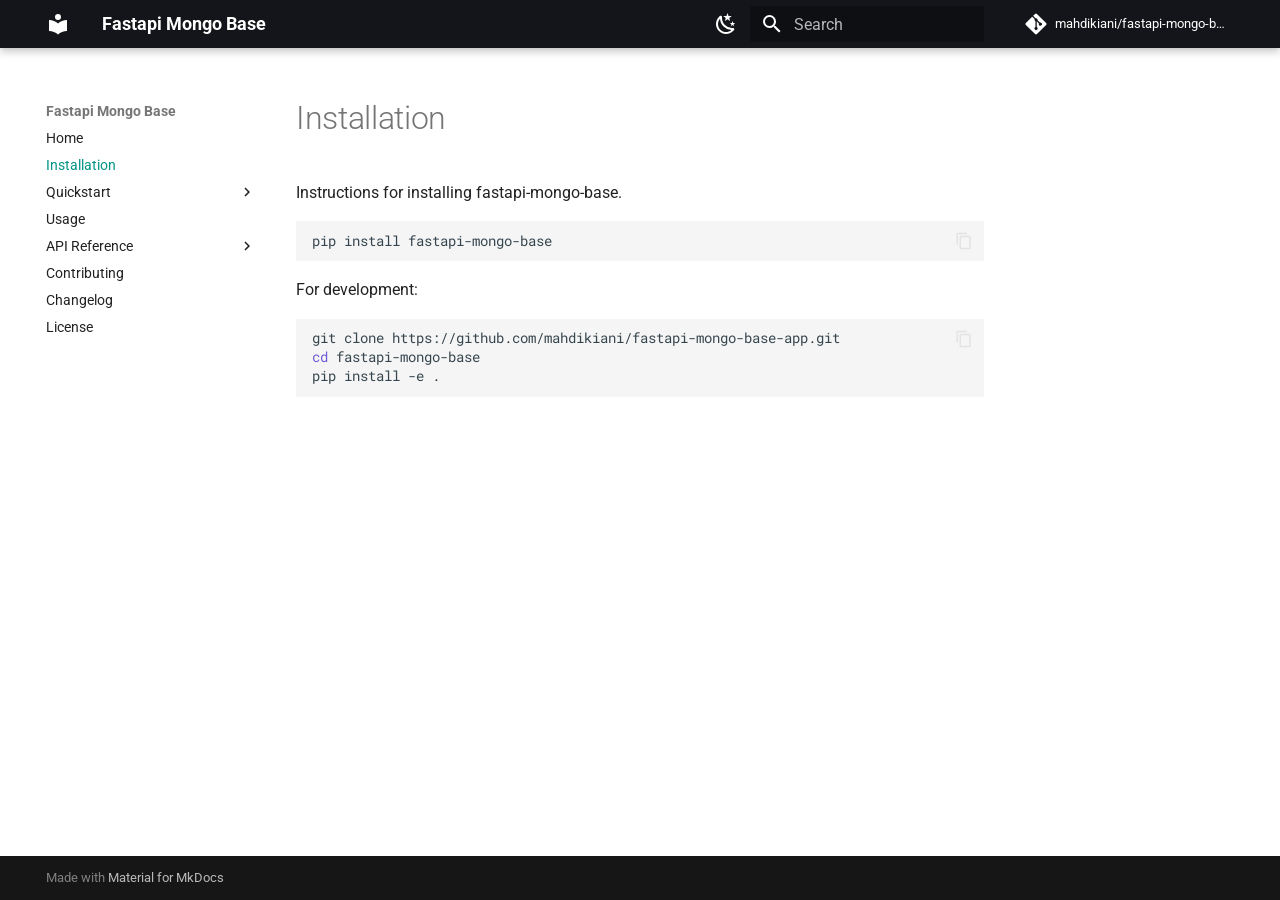
<file: installation/index.html>
<!doctype html>
<html lang="en" class="no-js">
  <head>
    
      <meta charset="utf-8">
      <meta name="viewport" content="width=device-width,initial-scale=1">
      
      
      
      
        <link rel="prev" href="..">
      
      
        <link rel="next" href="../quickstart/">
      
      
      <link rel="icon" href="../assets/images/favicon.png">
      <meta name="generator" content="mkdocs-1.6.1, mkdocs-material-9.6.14">
    
    
      
        <title>Installation - Fastapi Mongo Base</title>
      
    
    
      <link rel="stylesheet" href="../assets/stylesheets/main.342714a4.min.css">
      
        
        <link rel="stylesheet" href="../assets/stylesheets/palette.06af60db.min.css">
      
      


    
    
      
    
    
      
        
        
        <link rel="preconnect" href="https://fonts.gstatic.com" crossorigin>
        <link rel="stylesheet" href="https://fonts.googleapis.com/css?family=Roboto:300,300i,400,400i,700,700i%7CRoboto+Mono:400,400i,700,700i&display=fallback">
        <style>:root{--md-text-font:"Roboto";--md-code-font:"Roboto Mono"}</style>
      
    
    
      <link rel="stylesheet" href="../assets/_mkdocstrings.css">
    
      <link rel="stylesheet" href="../extra.css">
    
    <script>__md_scope=new URL("..",location),__md_hash=e=>[...e].reduce(((e,_)=>(e<<5)-e+_.charCodeAt(0)),0),__md_get=(e,_=localStorage,t=__md_scope)=>JSON.parse(_.getItem(t.pathname+"."+e)),__md_set=(e,_,t=localStorage,a=__md_scope)=>{try{t.setItem(a.pathname+"."+e,JSON.stringify(_))}catch(e){}}</script>
    
      

    
    
    
  </head>
  
  
    
    
      
    
    
    
    
    <body dir="ltr" data-md-color-scheme="default" data-md-color-primary="teal" data-md-color-accent="amber">
  
    
    <input class="md-toggle" data-md-toggle="drawer" type="checkbox" id="__drawer" autocomplete="off">
    <input class="md-toggle" data-md-toggle="search" type="checkbox" id="__search" autocomplete="off">
    <label class="md-overlay" for="__drawer"></label>
    <div data-md-component="skip">
      
        
        <a href="#installation" class="md-skip">
          Skip to content
        </a>
      
    </div>
    <div data-md-component="announce">
      
    </div>
    
    
      

  

<header class="md-header md-header--shadow" data-md-component="header">
  <nav class="md-header__inner md-grid" aria-label="Header">
    <a href=".." title="Fastapi Mongo Base" class="md-header__button md-logo" aria-label="Fastapi Mongo Base" data-md-component="logo">
      
  
  <svg xmlns="http://www.w3.org/2000/svg" viewBox="0 0 24 24"><path d="M12 8a3 3 0 0 0 3-3 3 3 0 0 0-3-3 3 3 0 0 0-3 3 3 3 0 0 0 3 3m0 3.54C9.64 9.35 6.5 8 3 8v11c3.5 0 6.64 1.35 9 3.54 2.36-2.19 5.5-3.54 9-3.54V8c-3.5 0-6.64 1.35-9 3.54"/></svg>

    </a>
    <label class="md-header__button md-icon" for="__drawer">
      
      <svg xmlns="http://www.w3.org/2000/svg" viewBox="0 0 24 24"><path d="M3 6h18v2H3zm0 5h18v2H3zm0 5h18v2H3z"/></svg>
    </label>
    <div class="md-header__title" data-md-component="header-title">
      <div class="md-header__ellipsis">
        <div class="md-header__topic">
          <span class="md-ellipsis">
            Fastapi Mongo Base
          </span>
        </div>
        <div class="md-header__topic" data-md-component="header-topic">
          <span class="md-ellipsis">
            
              Installation
            
          </span>
        </div>
      </div>
    </div>
    
      
        <form class="md-header__option" data-md-component="palette">
  
    
    
    
    <input class="md-option" data-md-color-media="" data-md-color-scheme="default" data-md-color-primary="teal" data-md-color-accent="amber"  aria-label="Switch to dark mode"  type="radio" name="__palette" id="__palette_0">
    
      <label class="md-header__button md-icon" title="Switch to dark mode" for="__palette_1" hidden>
        <svg xmlns="http://www.w3.org/2000/svg" viewBox="0 0 24 24"><path d="m17.75 4.09-2.53 1.94.91 3.06-2.63-1.81-2.63 1.81.91-3.06-2.53-1.94L12.44 4l1.06-3 1.06 3zm3.5 6.91-1.64 1.25.59 1.98-1.7-1.17-1.7 1.17.59-1.98L15.75 11l2.06-.05L18.5 9l.69 1.95zm-2.28 4.95c.83-.08 1.72 1.1 1.19 1.85-.32.45-.66.87-1.08 1.27C15.17 23 8.84 23 4.94 19.07c-3.91-3.9-3.91-10.24 0-14.14.4-.4.82-.76 1.27-1.08.75-.53 1.93.36 1.85 1.19-.27 2.86.69 5.83 2.89 8.02a9.96 9.96 0 0 0 8.02 2.89m-1.64 2.02a12.08 12.08 0 0 1-7.8-3.47c-2.17-2.19-3.33-5-3.49-7.82-2.81 3.14-2.7 7.96.31 10.98 3.02 3.01 7.84 3.12 10.98.31"/></svg>
      </label>
    
  
    
    
    
    <input class="md-option" data-md-color-media="" data-md-color-scheme="slate" data-md-color-primary="teal" data-md-color-accent="amber"  aria-label="Switch to light mode"  type="radio" name="__palette" id="__palette_1">
    
      <label class="md-header__button md-icon" title="Switch to light mode" for="__palette_0" hidden>
        <svg xmlns="http://www.w3.org/2000/svg" viewBox="0 0 24 24"><path d="M12 7a5 5 0 0 1 5 5 5 5 0 0 1-5 5 5 5 0 0 1-5-5 5 5 0 0 1 5-5m0 2a3 3 0 0 0-3 3 3 3 0 0 0 3 3 3 3 0 0 0 3-3 3 3 0 0 0-3-3m0-7 2.39 3.42C13.65 5.15 12.84 5 12 5s-1.65.15-2.39.42zM3.34 7l4.16-.35A7.2 7.2 0 0 0 5.94 8.5c-.44.74-.69 1.5-.83 2.29zm.02 10 1.76-3.77a7.131 7.131 0 0 0 2.38 4.14zM20.65 7l-1.77 3.79a7.02 7.02 0 0 0-2.38-4.15zm-.01 10-4.14.36c.59-.51 1.12-1.14 1.54-1.86.42-.73.69-1.5.83-2.29zM12 22l-2.41-3.44c.74.27 1.55.44 2.41.44.82 0 1.63-.17 2.37-.44z"/></svg>
      </label>
    
  
</form>
      
    
    
      <script>var palette=__md_get("__palette");if(palette&&palette.color){if("(prefers-color-scheme)"===palette.color.media){var media=matchMedia("(prefers-color-scheme: light)"),input=document.querySelector(media.matches?"[data-md-color-media='(prefers-color-scheme: light)']":"[data-md-color-media='(prefers-color-scheme: dark)']");palette.color.media=input.getAttribute("data-md-color-media"),palette.color.scheme=input.getAttribute("data-md-color-scheme"),palette.color.primary=input.getAttribute("data-md-color-primary"),palette.color.accent=input.getAttribute("data-md-color-accent")}for(var[key,value]of Object.entries(palette.color))document.body.setAttribute("data-md-color-"+key,value)}</script>
    
    
    
      
      
        <label class="md-header__button md-icon" for="__search">
          
          <svg xmlns="http://www.w3.org/2000/svg" viewBox="0 0 24 24"><path d="M9.5 3A6.5 6.5 0 0 1 16 9.5c0 1.61-.59 3.09-1.56 4.23l.27.27h.79l5 5-1.5 1.5-5-5v-.79l-.27-.27A6.52 6.52 0 0 1 9.5 16 6.5 6.5 0 0 1 3 9.5 6.5 6.5 0 0 1 9.5 3m0 2C7 5 5 7 5 9.5S7 14 9.5 14 14 12 14 9.5 12 5 9.5 5"/></svg>
        </label>
        <div class="md-search" data-md-component="search" role="dialog">
  <label class="md-search__overlay" for="__search"></label>
  <div class="md-search__inner" role="search">
    <form class="md-search__form" name="search">
      <input type="text" class="md-search__input" name="query" aria-label="Search" placeholder="Search" autocapitalize="off" autocorrect="off" autocomplete="off" spellcheck="false" data-md-component="search-query" required>
      <label class="md-search__icon md-icon" for="__search">
        
        <svg xmlns="http://www.w3.org/2000/svg" viewBox="0 0 24 24"><path d="M9.5 3A6.5 6.5 0 0 1 16 9.5c0 1.61-.59 3.09-1.56 4.23l.27.27h.79l5 5-1.5 1.5-5-5v-.79l-.27-.27A6.52 6.52 0 0 1 9.5 16 6.5 6.5 0 0 1 3 9.5 6.5 6.5 0 0 1 9.5 3m0 2C7 5 5 7 5 9.5S7 14 9.5 14 14 12 14 9.5 12 5 9.5 5"/></svg>
        
        <svg xmlns="http://www.w3.org/2000/svg" viewBox="0 0 24 24"><path d="M20 11v2H8l5.5 5.5-1.42 1.42L4.16 12l7.92-7.92L13.5 5.5 8 11z"/></svg>
      </label>
      <nav class="md-search__options" aria-label="Search">
        
        <button type="reset" class="md-search__icon md-icon" title="Clear" aria-label="Clear" tabindex="-1">
          
          <svg xmlns="http://www.w3.org/2000/svg" viewBox="0 0 24 24"><path d="M19 6.41 17.59 5 12 10.59 6.41 5 5 6.41 10.59 12 5 17.59 6.41 19 12 13.41 17.59 19 19 17.59 13.41 12z"/></svg>
        </button>
      </nav>
      
    </form>
    <div class="md-search__output">
      <div class="md-search__scrollwrap" tabindex="0" data-md-scrollfix>
        <div class="md-search-result" data-md-component="search-result">
          <div class="md-search-result__meta">
            Initializing search
          </div>
          <ol class="md-search-result__list" role="presentation"></ol>
        </div>
      </div>
    </div>
  </div>
</div>
      
    
    
      <div class="md-header__source">
        <a href="https://github.com/mahdikiani/fastapi-mongo-base" title="Go to repository" class="md-source" data-md-component="source">
  <div class="md-source__icon md-icon">
    
    <svg xmlns="http://www.w3.org/2000/svg" viewBox="0 0 448 512"><!--! Font Awesome Free 6.7.2 by @fontawesome - https://fontawesome.com License - https://fontawesome.com/license/free (Icons: CC BY 4.0, Fonts: SIL OFL 1.1, Code: MIT License) Copyright 2024 Fonticons, Inc.--><path d="M439.55 236.05 244 40.45a28.87 28.87 0 0 0-40.81 0l-40.66 40.63 51.52 51.52c27.06-9.14 52.68 16.77 43.39 43.68l49.66 49.66c34.23-11.8 61.18 31 35.47 56.69-26.49 26.49-70.21-2.87-56-37.34L240.22 199v121.85c25.3 12.54 22.26 41.85 9.08 55a34.34 34.34 0 0 1-48.55 0c-17.57-17.6-11.07-46.91 11.25-56v-123c-20.8-8.51-24.6-30.74-18.64-45L142.57 101 8.45 235.14a28.86 28.86 0 0 0 0 40.81l195.61 195.6a28.86 28.86 0 0 0 40.8 0l194.69-194.69a28.86 28.86 0 0 0 0-40.81"/></svg>
  </div>
  <div class="md-source__repository">
    mahdikiani/fastapi-mongo-base
  </div>
</a>
      </div>
    
  </nav>
  
</header>
    
    <div class="md-container" data-md-component="container">
      
      
        
          
        
      
      <main class="md-main" data-md-component="main">
        <div class="md-main__inner md-grid">
          
            
              
              <div class="md-sidebar md-sidebar--primary" data-md-component="sidebar" data-md-type="navigation" >
                <div class="md-sidebar__scrollwrap">
                  <div class="md-sidebar__inner">
                    



<nav class="md-nav md-nav--primary" aria-label="Navigation" data-md-level="0">
  <label class="md-nav__title" for="__drawer">
    <a href=".." title="Fastapi Mongo Base" class="md-nav__button md-logo" aria-label="Fastapi Mongo Base" data-md-component="logo">
      
  
  <svg xmlns="http://www.w3.org/2000/svg" viewBox="0 0 24 24"><path d="M12 8a3 3 0 0 0 3-3 3 3 0 0 0-3-3 3 3 0 0 0-3 3 3 3 0 0 0 3 3m0 3.54C9.64 9.35 6.5 8 3 8v11c3.5 0 6.64 1.35 9 3.54 2.36-2.19 5.5-3.54 9-3.54V8c-3.5 0-6.64 1.35-9 3.54"/></svg>

    </a>
    Fastapi Mongo Base
  </label>
  
    <div class="md-nav__source">
      <a href="https://github.com/mahdikiani/fastapi-mongo-base" title="Go to repository" class="md-source" data-md-component="source">
  <div class="md-source__icon md-icon">
    
    <svg xmlns="http://www.w3.org/2000/svg" viewBox="0 0 448 512"><!--! Font Awesome Free 6.7.2 by @fontawesome - https://fontawesome.com License - https://fontawesome.com/license/free (Icons: CC BY 4.0, Fonts: SIL OFL 1.1, Code: MIT License) Copyright 2024 Fonticons, Inc.--><path d="M439.55 236.05 244 40.45a28.87 28.87 0 0 0-40.81 0l-40.66 40.63 51.52 51.52c27.06-9.14 52.68 16.77 43.39 43.68l49.66 49.66c34.23-11.8 61.18 31 35.47 56.69-26.49 26.49-70.21-2.87-56-37.34L240.22 199v121.85c25.3 12.54 22.26 41.85 9.08 55a34.34 34.34 0 0 1-48.55 0c-17.57-17.6-11.07-46.91 11.25-56v-123c-20.8-8.51-24.6-30.74-18.64-45L142.57 101 8.45 235.14a28.86 28.86 0 0 0 0 40.81l195.61 195.6a28.86 28.86 0 0 0 40.8 0l194.69-194.69a28.86 28.86 0 0 0 0-40.81"/></svg>
  </div>
  <div class="md-source__repository">
    mahdikiani/fastapi-mongo-base
  </div>
</a>
    </div>
  
  <ul class="md-nav__list" data-md-scrollfix>
    
      
      
  
  
  
  
    <li class="md-nav__item">
      <a href=".." class="md-nav__link">
        
  
  
  <span class="md-ellipsis">
    Home
    
  </span>
  

      </a>
    </li>
  

    
      
      
  
  
    
  
  
  
    <li class="md-nav__item md-nav__item--active">
      
      <input class="md-nav__toggle md-toggle" type="checkbox" id="__toc">
      
      
        
      
      
      <a href="./" class="md-nav__link md-nav__link--active">
        
  
  
  <span class="md-ellipsis">
    Installation
    
  </span>
  

      </a>
      
    </li>
  

    
      
      
  
  
  
  
    
    
    
    
    
    <li class="md-nav__item md-nav__item--nested">
      
        
        
        <input class="md-nav__toggle md-toggle " type="checkbox" id="__nav_3" >
        
          
          <label class="md-nav__link" for="__nav_3" id="__nav_3_label" tabindex="0">
            
  
  
  <span class="md-ellipsis">
    Quickstart
    
  </span>
  

            <span class="md-nav__icon md-icon"></span>
          </label>
        
        <nav class="md-nav" data-md-level="1" aria-labelledby="__nav_3_label" aria-expanded="false">
          <label class="md-nav__title" for="__nav_3">
            <span class="md-nav__icon md-icon"></span>
            Quickstart
          </label>
          <ul class="md-nav__list" data-md-scrollfix>
            
              
                
  
  
  
  
    <li class="md-nav__item">
      <a href="../quickstart/" class="md-nav__link">
        
  
  
  <span class="md-ellipsis">
    Quickstart
    
  </span>
  

      </a>
    </li>
  

              
            
              
                
  
  
  
  
    <li class="md-nav__item">
      <a href="../boilerplate/" class="md-nav__link">
        
  
  
  <span class="md-ellipsis">
    Boilerplate
    
  </span>
  

      </a>
    </li>
  

              
            
              
                
  
  
  
  
    <li class="md-nav__item">
      <a href="../tutorial/" class="md-nav__link">
        
  
  
  <span class="md-ellipsis">
    Tutorial
    
  </span>
  

      </a>
    </li>
  

              
            
          </ul>
        </nav>
      
    </li>
  

    
      
      
  
  
  
  
    <li class="md-nav__item">
      <a href="../usage/" class="md-nav__link">
        
  
  
  <span class="md-ellipsis">
    Usage
    
  </span>
  

      </a>
    </li>
  

    
      
      
  
  
  
  
    
    
    
    
    
    <li class="md-nav__item md-nav__item--nested">
      
        
        
        <input class="md-nav__toggle md-toggle " type="checkbox" id="__nav_5" >
        
          
          <label class="md-nav__link" for="__nav_5" id="__nav_5_label" tabindex="0">
            
  
  
  <span class="md-ellipsis">
    API Reference
    
  </span>
  

            <span class="md-nav__icon md-icon"></span>
          </label>
        
        <nav class="md-nav" data-md-level="1" aria-labelledby="__nav_5_label" aria-expanded="false">
          <label class="md-nav__title" for="__nav_5">
            <span class="md-nav__icon md-icon"></span>
            API Reference
          </label>
          <ul class="md-nav__list" data-md-scrollfix>
            
              
                
  
  
  
  
    <li class="md-nav__item">
      <a href="../endpoints/" class="md-nav__link">
        
  
  
  <span class="md-ellipsis">
    Endpoints & Customization
    
  </span>
  

      </a>
    </li>
  

              
            
              
                
  
  
  
  
    <li class="md-nav__item">
      <a href="../settings/" class="md-nav__link">
        
  
  
  <span class="md-ellipsis">
    Settings
    
  </span>
  

      </a>
    </li>
  

              
            
          </ul>
        </nav>
      
    </li>
  

    
      
      
  
  
  
  
    <li class="md-nav__item">
      <a href="../contributing/" class="md-nav__link">
        
  
  
  <span class="md-ellipsis">
    Contributing
    
  </span>
  

      </a>
    </li>
  

    
      
      
  
  
  
  
    <li class="md-nav__item">
      <a href="../changelog/" class="md-nav__link">
        
  
  
  <span class="md-ellipsis">
    Changelog
    
  </span>
  

      </a>
    </li>
  

    
      
      
  
  
  
  
    <li class="md-nav__item">
      <a href="../license/" class="md-nav__link">
        
  
  
  <span class="md-ellipsis">
    License
    
  </span>
  

      </a>
    </li>
  

    
  </ul>
</nav>
                  </div>
                </div>
              </div>
            
            
              
              <div class="md-sidebar md-sidebar--secondary" data-md-component="sidebar" data-md-type="toc" >
                <div class="md-sidebar__scrollwrap">
                  <div class="md-sidebar__inner">
                    

<nav class="md-nav md-nav--secondary" aria-label="Table of contents">
  
  
  
    
  
  
</nav>
                  </div>
                </div>
              </div>
            
          
          
            <div class="md-content" data-md-component="content">
              <article class="md-content__inner md-typeset">
                
                  


  
  


<h1 id="installation">Installation</h1>
<p>Instructions for installing fastapi-mongo-base.</p>
<div class="language-bash highlight"><pre><span></span><code><span id="__span-0-1"><a id="__codelineno-0-1" name="__codelineno-0-1" href="#__codelineno-0-1"></a>pip<span class="w"> </span>install<span class="w"> </span>fastapi-mongo-base
</span></code></pre></div>
<p>For development:
<div class="language-bash highlight"><pre><span></span><code><span id="__span-1-1"><a id="__codelineno-1-1" name="__codelineno-1-1" href="#__codelineno-1-1"></a>git<span class="w"> </span>clone<span class="w"> </span>https://github.com/mahdikiani/fastapi-mongo-base-app.git
</span><span id="__span-1-2"><a id="__codelineno-1-2" name="__codelineno-1-2" href="#__codelineno-1-2"></a><span class="nb">cd</span><span class="w"> </span>fastapi-mongo-base
</span><span id="__span-1-3"><a id="__codelineno-1-3" name="__codelineno-1-3" href="#__codelineno-1-3"></a>pip<span class="w"> </span>install<span class="w"> </span>-e<span class="w"> </span>.
</span></code></pre></div></p>












                
              </article>
            </div>
          
          
<script>var target=document.getElementById(location.hash.slice(1));target&&target.name&&(target.checked=target.name.startsWith("__tabbed_"))</script>
        </div>
        
      </main>
      
        <footer class="md-footer">
  
  <div class="md-footer-meta md-typeset">
    <div class="md-footer-meta__inner md-grid">
      <div class="md-copyright">
  
  
    Made with
    <a href="https://squidfunk.github.io/mkdocs-material/" target="_blank" rel="noopener">
      Material for MkDocs
    </a>
  
</div>
      
    </div>
  </div>
</footer>
      
    </div>
    <div class="md-dialog" data-md-component="dialog">
      <div class="md-dialog__inner md-typeset"></div>
    </div>
    
    
    
      
      <script id="__config" type="application/json">{"base": "..", "features": ["content.code.copy", "content.code.annotate"], "search": "../assets/javascripts/workers/search.d50fe291.min.js", "tags": null, "translations": {"clipboard.copied": "Copied to clipboard", "clipboard.copy": "Copy to clipboard", "search.result.more.one": "1 more on this page", "search.result.more.other": "# more on this page", "search.result.none": "No matching documents", "search.result.one": "1 matching document", "search.result.other": "# matching documents", "search.result.placeholder": "Type to start searching", "search.result.term.missing": "Missing", "select.version": "Select version"}, "version": null}</script>
    
    
      <script src="../assets/javascripts/bundle.13a4f30d.min.js"></script>
      
    
  </body>
</html>
</file>
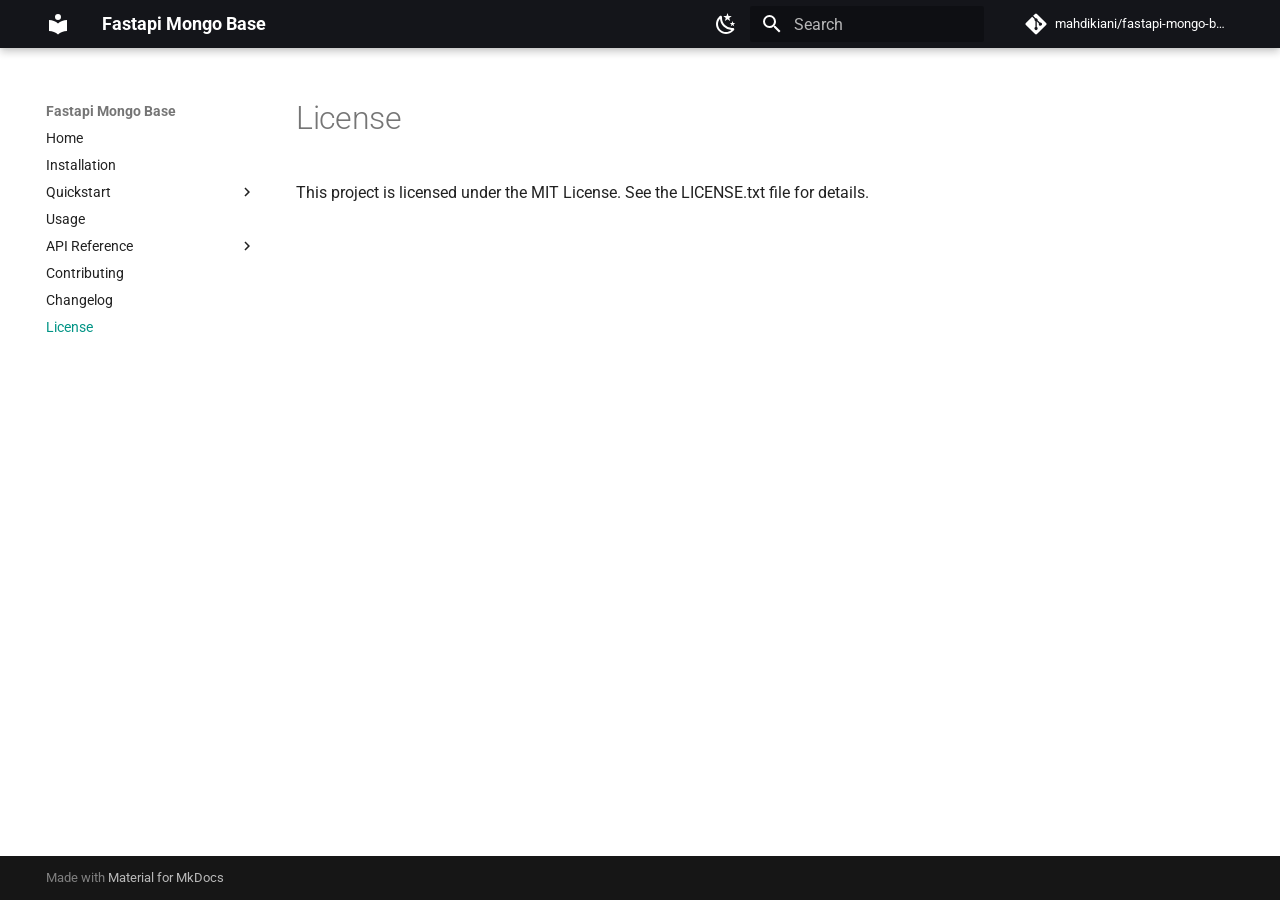
<file: license/index.html>
<!doctype html>
<html lang="en" class="no-js">
  <head>
    
      <meta charset="utf-8">
      <meta name="viewport" content="width=device-width,initial-scale=1">
      
      
      
      
        <link rel="prev" href="../changelog/">
      
      
      
      <link rel="icon" href="../assets/images/favicon.png">
      <meta name="generator" content="mkdocs-1.6.1, mkdocs-material-9.6.14">
    
    
      
        <title>License - Fastapi Mongo Base</title>
      
    
    
      <link rel="stylesheet" href="../assets/stylesheets/main.342714a4.min.css">
      
        
        <link rel="stylesheet" href="../assets/stylesheets/palette.06af60db.min.css">
      
      


    
    
      
    
    
      
        
        
        <link rel="preconnect" href="https://fonts.gstatic.com" crossorigin>
        <link rel="stylesheet" href="https://fonts.googleapis.com/css?family=Roboto:300,300i,400,400i,700,700i%7CRoboto+Mono:400,400i,700,700i&display=fallback">
        <style>:root{--md-text-font:"Roboto";--md-code-font:"Roboto Mono"}</style>
      
    
    
      <link rel="stylesheet" href="../assets/_mkdocstrings.css">
    
      <link rel="stylesheet" href="../extra.css">
    
    <script>__md_scope=new URL("..",location),__md_hash=e=>[...e].reduce(((e,_)=>(e<<5)-e+_.charCodeAt(0)),0),__md_get=(e,_=localStorage,t=__md_scope)=>JSON.parse(_.getItem(t.pathname+"."+e)),__md_set=(e,_,t=localStorage,a=__md_scope)=>{try{t.setItem(a.pathname+"."+e,JSON.stringify(_))}catch(e){}}</script>
    
      

    
    
    
  </head>
  
  
    
    
      
    
    
    
    
    <body dir="ltr" data-md-color-scheme="default" data-md-color-primary="teal" data-md-color-accent="amber">
  
    
    <input class="md-toggle" data-md-toggle="drawer" type="checkbox" id="__drawer" autocomplete="off">
    <input class="md-toggle" data-md-toggle="search" type="checkbox" id="__search" autocomplete="off">
    <label class="md-overlay" for="__drawer"></label>
    <div data-md-component="skip">
      
        
        <a href="#license" class="md-skip">
          Skip to content
        </a>
      
    </div>
    <div data-md-component="announce">
      
    </div>
    
    
      

  

<header class="md-header md-header--shadow" data-md-component="header">
  <nav class="md-header__inner md-grid" aria-label="Header">
    <a href=".." title="Fastapi Mongo Base" class="md-header__button md-logo" aria-label="Fastapi Mongo Base" data-md-component="logo">
      
  
  <svg xmlns="http://www.w3.org/2000/svg" viewBox="0 0 24 24"><path d="M12 8a3 3 0 0 0 3-3 3 3 0 0 0-3-3 3 3 0 0 0-3 3 3 3 0 0 0 3 3m0 3.54C9.64 9.35 6.5 8 3 8v11c3.5 0 6.64 1.35 9 3.54 2.36-2.19 5.5-3.54 9-3.54V8c-3.5 0-6.64 1.35-9 3.54"/></svg>

    </a>
    <label class="md-header__button md-icon" for="__drawer">
      
      <svg xmlns="http://www.w3.org/2000/svg" viewBox="0 0 24 24"><path d="M3 6h18v2H3zm0 5h18v2H3zm0 5h18v2H3z"/></svg>
    </label>
    <div class="md-header__title" data-md-component="header-title">
      <div class="md-header__ellipsis">
        <div class="md-header__topic">
          <span class="md-ellipsis">
            Fastapi Mongo Base
          </span>
        </div>
        <div class="md-header__topic" data-md-component="header-topic">
          <span class="md-ellipsis">
            
              License
            
          </span>
        </div>
      </div>
    </div>
    
      
        <form class="md-header__option" data-md-component="palette">
  
    
    
    
    <input class="md-option" data-md-color-media="" data-md-color-scheme="default" data-md-color-primary="teal" data-md-color-accent="amber"  aria-label="Switch to dark mode"  type="radio" name="__palette" id="__palette_0">
    
      <label class="md-header__button md-icon" title="Switch to dark mode" for="__palette_1" hidden>
        <svg xmlns="http://www.w3.org/2000/svg" viewBox="0 0 24 24"><path d="m17.75 4.09-2.53 1.94.91 3.06-2.63-1.81-2.63 1.81.91-3.06-2.53-1.94L12.44 4l1.06-3 1.06 3zm3.5 6.91-1.64 1.25.59 1.98-1.7-1.17-1.7 1.17.59-1.98L15.75 11l2.06-.05L18.5 9l.69 1.95zm-2.28 4.95c.83-.08 1.72 1.1 1.19 1.85-.32.45-.66.87-1.08 1.27C15.17 23 8.84 23 4.94 19.07c-3.91-3.9-3.91-10.24 0-14.14.4-.4.82-.76 1.27-1.08.75-.53 1.93.36 1.85 1.19-.27 2.86.69 5.83 2.89 8.02a9.96 9.96 0 0 0 8.02 2.89m-1.64 2.02a12.08 12.08 0 0 1-7.8-3.47c-2.17-2.19-3.33-5-3.49-7.82-2.81 3.14-2.7 7.96.31 10.98 3.02 3.01 7.84 3.12 10.98.31"/></svg>
      </label>
    
  
    
    
    
    <input class="md-option" data-md-color-media="" data-md-color-scheme="slate" data-md-color-primary="teal" data-md-color-accent="amber"  aria-label="Switch to light mode"  type="radio" name="__palette" id="__palette_1">
    
      <label class="md-header__button md-icon" title="Switch to light mode" for="__palette_0" hidden>
        <svg xmlns="http://www.w3.org/2000/svg" viewBox="0 0 24 24"><path d="M12 7a5 5 0 0 1 5 5 5 5 0 0 1-5 5 5 5 0 0 1-5-5 5 5 0 0 1 5-5m0 2a3 3 0 0 0-3 3 3 3 0 0 0 3 3 3 3 0 0 0 3-3 3 3 0 0 0-3-3m0-7 2.39 3.42C13.65 5.15 12.84 5 12 5s-1.65.15-2.39.42zM3.34 7l4.16-.35A7.2 7.2 0 0 0 5.94 8.5c-.44.74-.69 1.5-.83 2.29zm.02 10 1.76-3.77a7.131 7.131 0 0 0 2.38 4.14zM20.65 7l-1.77 3.79a7.02 7.02 0 0 0-2.38-4.15zm-.01 10-4.14.36c.59-.51 1.12-1.14 1.54-1.86.42-.73.69-1.5.83-2.29zM12 22l-2.41-3.44c.74.27 1.55.44 2.41.44.82 0 1.63-.17 2.37-.44z"/></svg>
      </label>
    
  
</form>
      
    
    
      <script>var palette=__md_get("__palette");if(palette&&palette.color){if("(prefers-color-scheme)"===palette.color.media){var media=matchMedia("(prefers-color-scheme: light)"),input=document.querySelector(media.matches?"[data-md-color-media='(prefers-color-scheme: light)']":"[data-md-color-media='(prefers-color-scheme: dark)']");palette.color.media=input.getAttribute("data-md-color-media"),palette.color.scheme=input.getAttribute("data-md-color-scheme"),palette.color.primary=input.getAttribute("data-md-color-primary"),palette.color.accent=input.getAttribute("data-md-color-accent")}for(var[key,value]of Object.entries(palette.color))document.body.setAttribute("data-md-color-"+key,value)}</script>
    
    
    
      
      
        <label class="md-header__button md-icon" for="__search">
          
          <svg xmlns="http://www.w3.org/2000/svg" viewBox="0 0 24 24"><path d="M9.5 3A6.5 6.5 0 0 1 16 9.5c0 1.61-.59 3.09-1.56 4.23l.27.27h.79l5 5-1.5 1.5-5-5v-.79l-.27-.27A6.52 6.52 0 0 1 9.5 16 6.5 6.5 0 0 1 3 9.5 6.5 6.5 0 0 1 9.5 3m0 2C7 5 5 7 5 9.5S7 14 9.5 14 14 12 14 9.5 12 5 9.5 5"/></svg>
        </label>
        <div class="md-search" data-md-component="search" role="dialog">
  <label class="md-search__overlay" for="__search"></label>
  <div class="md-search__inner" role="search">
    <form class="md-search__form" name="search">
      <input type="text" class="md-search__input" name="query" aria-label="Search" placeholder="Search" autocapitalize="off" autocorrect="off" autocomplete="off" spellcheck="false" data-md-component="search-query" required>
      <label class="md-search__icon md-icon" for="__search">
        
        <svg xmlns="http://www.w3.org/2000/svg" viewBox="0 0 24 24"><path d="M9.5 3A6.5 6.5 0 0 1 16 9.5c0 1.61-.59 3.09-1.56 4.23l.27.27h.79l5 5-1.5 1.5-5-5v-.79l-.27-.27A6.52 6.52 0 0 1 9.5 16 6.5 6.5 0 0 1 3 9.5 6.5 6.5 0 0 1 9.5 3m0 2C7 5 5 7 5 9.5S7 14 9.5 14 14 12 14 9.5 12 5 9.5 5"/></svg>
        
        <svg xmlns="http://www.w3.org/2000/svg" viewBox="0 0 24 24"><path d="M20 11v2H8l5.5 5.5-1.42 1.42L4.16 12l7.92-7.92L13.5 5.5 8 11z"/></svg>
      </label>
      <nav class="md-search__options" aria-label="Search">
        
        <button type="reset" class="md-search__icon md-icon" title="Clear" aria-label="Clear" tabindex="-1">
          
          <svg xmlns="http://www.w3.org/2000/svg" viewBox="0 0 24 24"><path d="M19 6.41 17.59 5 12 10.59 6.41 5 5 6.41 10.59 12 5 17.59 6.41 19 12 13.41 17.59 19 19 17.59 13.41 12z"/></svg>
        </button>
      </nav>
      
    </form>
    <div class="md-search__output">
      <div class="md-search__scrollwrap" tabindex="0" data-md-scrollfix>
        <div class="md-search-result" data-md-component="search-result">
          <div class="md-search-result__meta">
            Initializing search
          </div>
          <ol class="md-search-result__list" role="presentation"></ol>
        </div>
      </div>
    </div>
  </div>
</div>
      
    
    
      <div class="md-header__source">
        <a href="https://github.com/mahdikiani/fastapi-mongo-base" title="Go to repository" class="md-source" data-md-component="source">
  <div class="md-source__icon md-icon">
    
    <svg xmlns="http://www.w3.org/2000/svg" viewBox="0 0 448 512"><!--! Font Awesome Free 6.7.2 by @fontawesome - https://fontawesome.com License - https://fontawesome.com/license/free (Icons: CC BY 4.0, Fonts: SIL OFL 1.1, Code: MIT License) Copyright 2024 Fonticons, Inc.--><path d="M439.55 236.05 244 40.45a28.87 28.87 0 0 0-40.81 0l-40.66 40.63 51.52 51.52c27.06-9.14 52.68 16.77 43.39 43.68l49.66 49.66c34.23-11.8 61.18 31 35.47 56.69-26.49 26.49-70.21-2.87-56-37.34L240.22 199v121.85c25.3 12.54 22.26 41.85 9.08 55a34.34 34.34 0 0 1-48.55 0c-17.57-17.6-11.07-46.91 11.25-56v-123c-20.8-8.51-24.6-30.74-18.64-45L142.57 101 8.45 235.14a28.86 28.86 0 0 0 0 40.81l195.61 195.6a28.86 28.86 0 0 0 40.8 0l194.69-194.69a28.86 28.86 0 0 0 0-40.81"/></svg>
  </div>
  <div class="md-source__repository">
    mahdikiani/fastapi-mongo-base
  </div>
</a>
      </div>
    
  </nav>
  
</header>
    
    <div class="md-container" data-md-component="container">
      
      
        
          
        
      
      <main class="md-main" data-md-component="main">
        <div class="md-main__inner md-grid">
          
            
              
              <div class="md-sidebar md-sidebar--primary" data-md-component="sidebar" data-md-type="navigation" >
                <div class="md-sidebar__scrollwrap">
                  <div class="md-sidebar__inner">
                    



<nav class="md-nav md-nav--primary" aria-label="Navigation" data-md-level="0">
  <label class="md-nav__title" for="__drawer">
    <a href=".." title="Fastapi Mongo Base" class="md-nav__button md-logo" aria-label="Fastapi Mongo Base" data-md-component="logo">
      
  
  <svg xmlns="http://www.w3.org/2000/svg" viewBox="0 0 24 24"><path d="M12 8a3 3 0 0 0 3-3 3 3 0 0 0-3-3 3 3 0 0 0-3 3 3 3 0 0 0 3 3m0 3.54C9.64 9.35 6.5 8 3 8v11c3.5 0 6.64 1.35 9 3.54 2.36-2.19 5.5-3.54 9-3.54V8c-3.5 0-6.64 1.35-9 3.54"/></svg>

    </a>
    Fastapi Mongo Base
  </label>
  
    <div class="md-nav__source">
      <a href="https://github.com/mahdikiani/fastapi-mongo-base" title="Go to repository" class="md-source" data-md-component="source">
  <div class="md-source__icon md-icon">
    
    <svg xmlns="http://www.w3.org/2000/svg" viewBox="0 0 448 512"><!--! Font Awesome Free 6.7.2 by @fontawesome - https://fontawesome.com License - https://fontawesome.com/license/free (Icons: CC BY 4.0, Fonts: SIL OFL 1.1, Code: MIT License) Copyright 2024 Fonticons, Inc.--><path d="M439.55 236.05 244 40.45a28.87 28.87 0 0 0-40.81 0l-40.66 40.63 51.52 51.52c27.06-9.14 52.68 16.77 43.39 43.68l49.66 49.66c34.23-11.8 61.18 31 35.47 56.69-26.49 26.49-70.21-2.87-56-37.34L240.22 199v121.85c25.3 12.54 22.26 41.85 9.08 55a34.34 34.34 0 0 1-48.55 0c-17.57-17.6-11.07-46.91 11.25-56v-123c-20.8-8.51-24.6-30.74-18.64-45L142.57 101 8.45 235.14a28.86 28.86 0 0 0 0 40.81l195.61 195.6a28.86 28.86 0 0 0 40.8 0l194.69-194.69a28.86 28.86 0 0 0 0-40.81"/></svg>
  </div>
  <div class="md-source__repository">
    mahdikiani/fastapi-mongo-base
  </div>
</a>
    </div>
  
  <ul class="md-nav__list" data-md-scrollfix>
    
      
      
  
  
  
  
    <li class="md-nav__item">
      <a href=".." class="md-nav__link">
        
  
  
  <span class="md-ellipsis">
    Home
    
  </span>
  

      </a>
    </li>
  

    
      
      
  
  
  
  
    <li class="md-nav__item">
      <a href="../installation/" class="md-nav__link">
        
  
  
  <span class="md-ellipsis">
    Installation
    
  </span>
  

      </a>
    </li>
  

    
      
      
  
  
  
  
    
    
    
    
    
    <li class="md-nav__item md-nav__item--nested">
      
        
        
        <input class="md-nav__toggle md-toggle " type="checkbox" id="__nav_3" >
        
          
          <label class="md-nav__link" for="__nav_3" id="__nav_3_label" tabindex="0">
            
  
  
  <span class="md-ellipsis">
    Quickstart
    
  </span>
  

            <span class="md-nav__icon md-icon"></span>
          </label>
        
        <nav class="md-nav" data-md-level="1" aria-labelledby="__nav_3_label" aria-expanded="false">
          <label class="md-nav__title" for="__nav_3">
            <span class="md-nav__icon md-icon"></span>
            Quickstart
          </label>
          <ul class="md-nav__list" data-md-scrollfix>
            
              
                
  
  
  
  
    <li class="md-nav__item">
      <a href="../quickstart/" class="md-nav__link">
        
  
  
  <span class="md-ellipsis">
    Quickstart
    
  </span>
  

      </a>
    </li>
  

              
            
              
                
  
  
  
  
    <li class="md-nav__item">
      <a href="../boilerplate/" class="md-nav__link">
        
  
  
  <span class="md-ellipsis">
    Boilerplate
    
  </span>
  

      </a>
    </li>
  

              
            
              
                
  
  
  
  
    <li class="md-nav__item">
      <a href="../tutorial/" class="md-nav__link">
        
  
  
  <span class="md-ellipsis">
    Tutorial
    
  </span>
  

      </a>
    </li>
  

              
            
          </ul>
        </nav>
      
    </li>
  

    
      
      
  
  
  
  
    <li class="md-nav__item">
      <a href="../usage/" class="md-nav__link">
        
  
  
  <span class="md-ellipsis">
    Usage
    
  </span>
  

      </a>
    </li>
  

    
      
      
  
  
  
  
    
    
    
    
    
    <li class="md-nav__item md-nav__item--nested">
      
        
        
        <input class="md-nav__toggle md-toggle " type="checkbox" id="__nav_5" >
        
          
          <label class="md-nav__link" for="__nav_5" id="__nav_5_label" tabindex="0">
            
  
  
  <span class="md-ellipsis">
    API Reference
    
  </span>
  

            <span class="md-nav__icon md-icon"></span>
          </label>
        
        <nav class="md-nav" data-md-level="1" aria-labelledby="__nav_5_label" aria-expanded="false">
          <label class="md-nav__title" for="__nav_5">
            <span class="md-nav__icon md-icon"></span>
            API Reference
          </label>
          <ul class="md-nav__list" data-md-scrollfix>
            
              
                
  
  
  
  
    <li class="md-nav__item">
      <a href="../endpoints/" class="md-nav__link">
        
  
  
  <span class="md-ellipsis">
    Endpoints & Customization
    
  </span>
  

      </a>
    </li>
  

              
            
              
                
  
  
  
  
    <li class="md-nav__item">
      <a href="../settings/" class="md-nav__link">
        
  
  
  <span class="md-ellipsis">
    Settings
    
  </span>
  

      </a>
    </li>
  

              
            
          </ul>
        </nav>
      
    </li>
  

    
      
      
  
  
  
  
    <li class="md-nav__item">
      <a href="../contributing/" class="md-nav__link">
        
  
  
  <span class="md-ellipsis">
    Contributing
    
  </span>
  

      </a>
    </li>
  

    
      
      
  
  
  
  
    <li class="md-nav__item">
      <a href="../changelog/" class="md-nav__link">
        
  
  
  <span class="md-ellipsis">
    Changelog
    
  </span>
  

      </a>
    </li>
  

    
      
      
  
  
    
  
  
  
    <li class="md-nav__item md-nav__item--active">
      
      <input class="md-nav__toggle md-toggle" type="checkbox" id="__toc">
      
      
        
      
      
      <a href="./" class="md-nav__link md-nav__link--active">
        
  
  
  <span class="md-ellipsis">
    License
    
  </span>
  

      </a>
      
    </li>
  

    
  </ul>
</nav>
                  </div>
                </div>
              </div>
            
            
              
              <div class="md-sidebar md-sidebar--secondary" data-md-component="sidebar" data-md-type="toc" >
                <div class="md-sidebar__scrollwrap">
                  <div class="md-sidebar__inner">
                    

<nav class="md-nav md-nav--secondary" aria-label="Table of contents">
  
  
  
    
  
  
</nav>
                  </div>
                </div>
              </div>
            
          
          
            <div class="md-content" data-md-component="content">
              <article class="md-content__inner md-typeset">
                
                  


  
  


<h1 id="license">License</h1>
<p>This project is licensed under the MIT License. See the LICENSE.txt file for details. </p>












                
              </article>
            </div>
          
          
<script>var target=document.getElementById(location.hash.slice(1));target&&target.name&&(target.checked=target.name.startsWith("__tabbed_"))</script>
        </div>
        
      </main>
      
        <footer class="md-footer">
  
  <div class="md-footer-meta md-typeset">
    <div class="md-footer-meta__inner md-grid">
      <div class="md-copyright">
  
  
    Made with
    <a href="https://squidfunk.github.io/mkdocs-material/" target="_blank" rel="noopener">
      Material for MkDocs
    </a>
  
</div>
      
    </div>
  </div>
</footer>
      
    </div>
    <div class="md-dialog" data-md-component="dialog">
      <div class="md-dialog__inner md-typeset"></div>
    </div>
    
    
    
      
      <script id="__config" type="application/json">{"base": "..", "features": ["content.code.copy", "content.code.annotate"], "search": "../assets/javascripts/workers/search.d50fe291.min.js", "tags": null, "translations": {"clipboard.copied": "Copied to clipboard", "clipboard.copy": "Copy to clipboard", "search.result.more.one": "1 more on this page", "search.result.more.other": "# more on this page", "search.result.none": "No matching documents", "search.result.one": "1 matching document", "search.result.other": "# matching documents", "search.result.placeholder": "Type to start searching", "search.result.term.missing": "Missing", "select.version": "Select version"}, "version": null}</script>
    
    
      <script src="../assets/javascripts/bundle.13a4f30d.min.js"></script>
      
    
  </body>
</html>
</file>
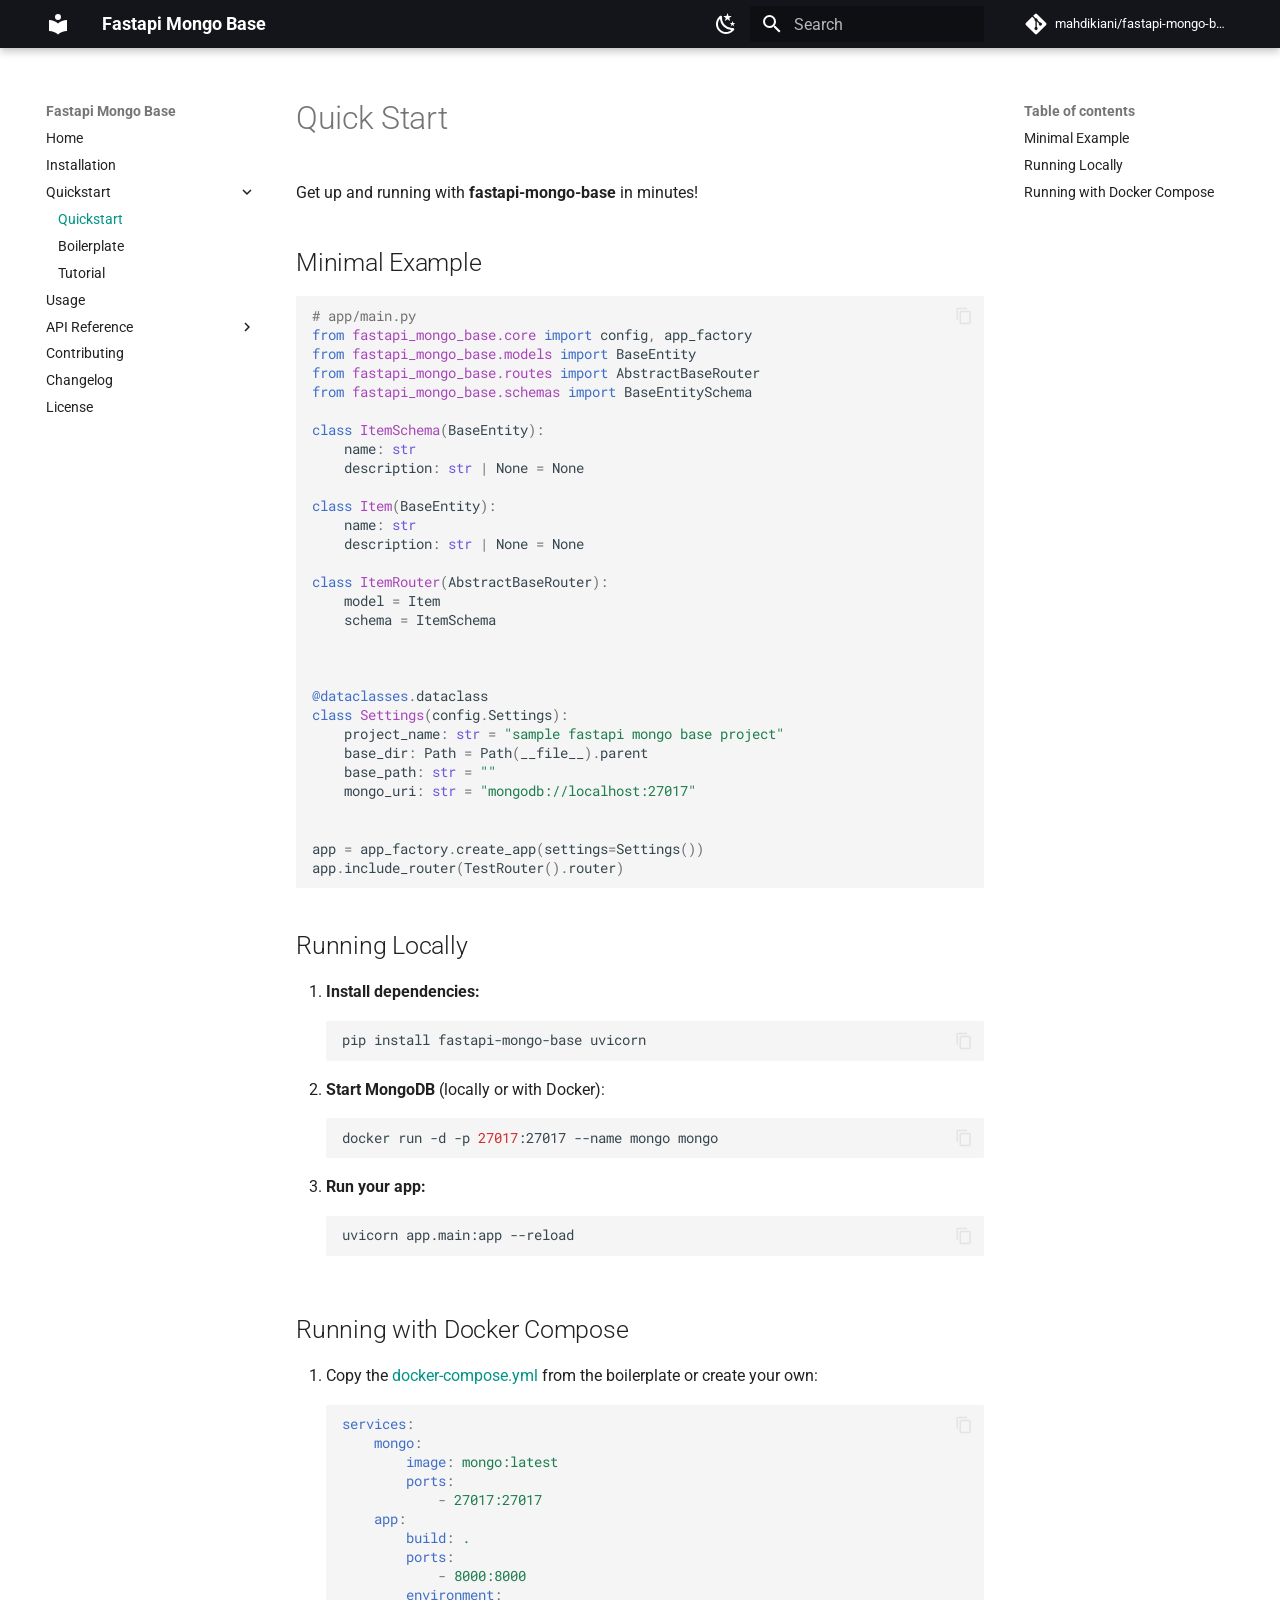
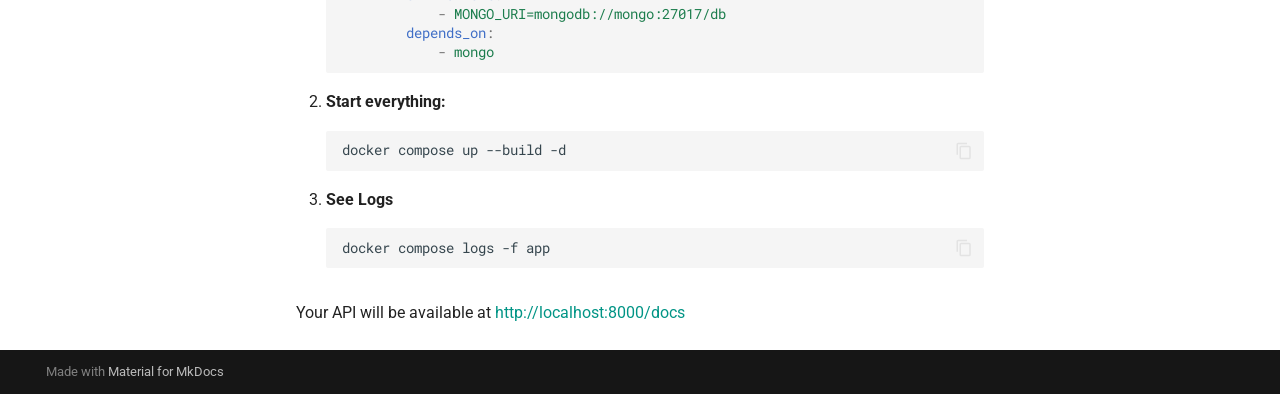
<file: quickstart/index.html>
<!doctype html>
<html lang="en" class="no-js">
  <head>
    
      <meta charset="utf-8">
      <meta name="viewport" content="width=device-width,initial-scale=1">
      
      
      
      
        <link rel="prev" href="../installation/">
      
      
        <link rel="next" href="../boilerplate/">
      
      
      <link rel="icon" href="../assets/images/favicon.png">
      <meta name="generator" content="mkdocs-1.6.1, mkdocs-material-9.6.14">
    
    
      
        <title>Quickstart - Fastapi Mongo Base</title>
      
    
    
      <link rel="stylesheet" href="../assets/stylesheets/main.342714a4.min.css">
      
        
        <link rel="stylesheet" href="../assets/stylesheets/palette.06af60db.min.css">
      
      


    
    
      
    
    
      
        
        
        <link rel="preconnect" href="https://fonts.gstatic.com" crossorigin>
        <link rel="stylesheet" href="https://fonts.googleapis.com/css?family=Roboto:300,300i,400,400i,700,700i%7CRoboto+Mono:400,400i,700,700i&display=fallback">
        <style>:root{--md-text-font:"Roboto";--md-code-font:"Roboto Mono"}</style>
      
    
    
      <link rel="stylesheet" href="../assets/_mkdocstrings.css">
    
      <link rel="stylesheet" href="../extra.css">
    
    <script>__md_scope=new URL("..",location),__md_hash=e=>[...e].reduce(((e,_)=>(e<<5)-e+_.charCodeAt(0)),0),__md_get=(e,_=localStorage,t=__md_scope)=>JSON.parse(_.getItem(t.pathname+"."+e)),__md_set=(e,_,t=localStorage,a=__md_scope)=>{try{t.setItem(a.pathname+"."+e,JSON.stringify(_))}catch(e){}}</script>
    
      

    
    
    
  </head>
  
  
    
    
      
    
    
    
    
    <body dir="ltr" data-md-color-scheme="default" data-md-color-primary="teal" data-md-color-accent="amber">
  
    
    <input class="md-toggle" data-md-toggle="drawer" type="checkbox" id="__drawer" autocomplete="off">
    <input class="md-toggle" data-md-toggle="search" type="checkbox" id="__search" autocomplete="off">
    <label class="md-overlay" for="__drawer"></label>
    <div data-md-component="skip">
      
        
        <a href="#quick-start" class="md-skip">
          Skip to content
        </a>
      
    </div>
    <div data-md-component="announce">
      
    </div>
    
    
      

  

<header class="md-header md-header--shadow" data-md-component="header">
  <nav class="md-header__inner md-grid" aria-label="Header">
    <a href=".." title="Fastapi Mongo Base" class="md-header__button md-logo" aria-label="Fastapi Mongo Base" data-md-component="logo">
      
  
  <svg xmlns="http://www.w3.org/2000/svg" viewBox="0 0 24 24"><path d="M12 8a3 3 0 0 0 3-3 3 3 0 0 0-3-3 3 3 0 0 0-3 3 3 3 0 0 0 3 3m0 3.54C9.64 9.35 6.5 8 3 8v11c3.5 0 6.64 1.35 9 3.54 2.36-2.19 5.5-3.54 9-3.54V8c-3.5 0-6.64 1.35-9 3.54"/></svg>

    </a>
    <label class="md-header__button md-icon" for="__drawer">
      
      <svg xmlns="http://www.w3.org/2000/svg" viewBox="0 0 24 24"><path d="M3 6h18v2H3zm0 5h18v2H3zm0 5h18v2H3z"/></svg>
    </label>
    <div class="md-header__title" data-md-component="header-title">
      <div class="md-header__ellipsis">
        <div class="md-header__topic">
          <span class="md-ellipsis">
            Fastapi Mongo Base
          </span>
        </div>
        <div class="md-header__topic" data-md-component="header-topic">
          <span class="md-ellipsis">
            
              Quickstart
            
          </span>
        </div>
      </div>
    </div>
    
      
        <form class="md-header__option" data-md-component="palette">
  
    
    
    
    <input class="md-option" data-md-color-media="" data-md-color-scheme="default" data-md-color-primary="teal" data-md-color-accent="amber"  aria-label="Switch to dark mode"  type="radio" name="__palette" id="__palette_0">
    
      <label class="md-header__button md-icon" title="Switch to dark mode" for="__palette_1" hidden>
        <svg xmlns="http://www.w3.org/2000/svg" viewBox="0 0 24 24"><path d="m17.75 4.09-2.53 1.94.91 3.06-2.63-1.81-2.63 1.81.91-3.06-2.53-1.94L12.44 4l1.06-3 1.06 3zm3.5 6.91-1.64 1.25.59 1.98-1.7-1.17-1.7 1.17.59-1.98L15.75 11l2.06-.05L18.5 9l.69 1.95zm-2.28 4.95c.83-.08 1.72 1.1 1.19 1.85-.32.45-.66.87-1.08 1.27C15.17 23 8.84 23 4.94 19.07c-3.91-3.9-3.91-10.24 0-14.14.4-.4.82-.76 1.27-1.08.75-.53 1.93.36 1.85 1.19-.27 2.86.69 5.83 2.89 8.02a9.96 9.96 0 0 0 8.02 2.89m-1.64 2.02a12.08 12.08 0 0 1-7.8-3.47c-2.17-2.19-3.33-5-3.49-7.82-2.81 3.14-2.7 7.96.31 10.98 3.02 3.01 7.84 3.12 10.98.31"/></svg>
      </label>
    
  
    
    
    
    <input class="md-option" data-md-color-media="" data-md-color-scheme="slate" data-md-color-primary="teal" data-md-color-accent="amber"  aria-label="Switch to light mode"  type="radio" name="__palette" id="__palette_1">
    
      <label class="md-header__button md-icon" title="Switch to light mode" for="__palette_0" hidden>
        <svg xmlns="http://www.w3.org/2000/svg" viewBox="0 0 24 24"><path d="M12 7a5 5 0 0 1 5 5 5 5 0 0 1-5 5 5 5 0 0 1-5-5 5 5 0 0 1 5-5m0 2a3 3 0 0 0-3 3 3 3 0 0 0 3 3 3 3 0 0 0 3-3 3 3 0 0 0-3-3m0-7 2.39 3.42C13.65 5.15 12.84 5 12 5s-1.65.15-2.39.42zM3.34 7l4.16-.35A7.2 7.2 0 0 0 5.94 8.5c-.44.74-.69 1.5-.83 2.29zm.02 10 1.76-3.77a7.131 7.131 0 0 0 2.38 4.14zM20.65 7l-1.77 3.79a7.02 7.02 0 0 0-2.38-4.15zm-.01 10-4.14.36c.59-.51 1.12-1.14 1.54-1.86.42-.73.69-1.5.83-2.29zM12 22l-2.41-3.44c.74.27 1.55.44 2.41.44.82 0 1.63-.17 2.37-.44z"/></svg>
      </label>
    
  
</form>
      
    
    
      <script>var palette=__md_get("__palette");if(palette&&palette.color){if("(prefers-color-scheme)"===palette.color.media){var media=matchMedia("(prefers-color-scheme: light)"),input=document.querySelector(media.matches?"[data-md-color-media='(prefers-color-scheme: light)']":"[data-md-color-media='(prefers-color-scheme: dark)']");palette.color.media=input.getAttribute("data-md-color-media"),palette.color.scheme=input.getAttribute("data-md-color-scheme"),palette.color.primary=input.getAttribute("data-md-color-primary"),palette.color.accent=input.getAttribute("data-md-color-accent")}for(var[key,value]of Object.entries(palette.color))document.body.setAttribute("data-md-color-"+key,value)}</script>
    
    
    
      
      
        <label class="md-header__button md-icon" for="__search">
          
          <svg xmlns="http://www.w3.org/2000/svg" viewBox="0 0 24 24"><path d="M9.5 3A6.5 6.5 0 0 1 16 9.5c0 1.61-.59 3.09-1.56 4.23l.27.27h.79l5 5-1.5 1.5-5-5v-.79l-.27-.27A6.52 6.52 0 0 1 9.5 16 6.5 6.5 0 0 1 3 9.5 6.5 6.5 0 0 1 9.5 3m0 2C7 5 5 7 5 9.5S7 14 9.5 14 14 12 14 9.5 12 5 9.5 5"/></svg>
        </label>
        <div class="md-search" data-md-component="search" role="dialog">
  <label class="md-search__overlay" for="__search"></label>
  <div class="md-search__inner" role="search">
    <form class="md-search__form" name="search">
      <input type="text" class="md-search__input" name="query" aria-label="Search" placeholder="Search" autocapitalize="off" autocorrect="off" autocomplete="off" spellcheck="false" data-md-component="search-query" required>
      <label class="md-search__icon md-icon" for="__search">
        
        <svg xmlns="http://www.w3.org/2000/svg" viewBox="0 0 24 24"><path d="M9.5 3A6.5 6.5 0 0 1 16 9.5c0 1.61-.59 3.09-1.56 4.23l.27.27h.79l5 5-1.5 1.5-5-5v-.79l-.27-.27A6.52 6.52 0 0 1 9.5 16 6.5 6.5 0 0 1 3 9.5 6.5 6.5 0 0 1 9.5 3m0 2C7 5 5 7 5 9.5S7 14 9.5 14 14 12 14 9.5 12 5 9.5 5"/></svg>
        
        <svg xmlns="http://www.w3.org/2000/svg" viewBox="0 0 24 24"><path d="M20 11v2H8l5.5 5.5-1.42 1.42L4.16 12l7.92-7.92L13.5 5.5 8 11z"/></svg>
      </label>
      <nav class="md-search__options" aria-label="Search">
        
        <button type="reset" class="md-search__icon md-icon" title="Clear" aria-label="Clear" tabindex="-1">
          
          <svg xmlns="http://www.w3.org/2000/svg" viewBox="0 0 24 24"><path d="M19 6.41 17.59 5 12 10.59 6.41 5 5 6.41 10.59 12 5 17.59 6.41 19 12 13.41 17.59 19 19 17.59 13.41 12z"/></svg>
        </button>
      </nav>
      
    </form>
    <div class="md-search__output">
      <div class="md-search__scrollwrap" tabindex="0" data-md-scrollfix>
        <div class="md-search-result" data-md-component="search-result">
          <div class="md-search-result__meta">
            Initializing search
          </div>
          <ol class="md-search-result__list" role="presentation"></ol>
        </div>
      </div>
    </div>
  </div>
</div>
      
    
    
      <div class="md-header__source">
        <a href="https://github.com/mahdikiani/fastapi-mongo-base" title="Go to repository" class="md-source" data-md-component="source">
  <div class="md-source__icon md-icon">
    
    <svg xmlns="http://www.w3.org/2000/svg" viewBox="0 0 448 512"><!--! Font Awesome Free 6.7.2 by @fontawesome - https://fontawesome.com License - https://fontawesome.com/license/free (Icons: CC BY 4.0, Fonts: SIL OFL 1.1, Code: MIT License) Copyright 2024 Fonticons, Inc.--><path d="M439.55 236.05 244 40.45a28.87 28.87 0 0 0-40.81 0l-40.66 40.63 51.52 51.52c27.06-9.14 52.68 16.77 43.39 43.68l49.66 49.66c34.23-11.8 61.18 31 35.47 56.69-26.49 26.49-70.21-2.87-56-37.34L240.22 199v121.85c25.3 12.54 22.26 41.85 9.08 55a34.34 34.34 0 0 1-48.55 0c-17.57-17.6-11.07-46.91 11.25-56v-123c-20.8-8.51-24.6-30.74-18.64-45L142.57 101 8.45 235.14a28.86 28.86 0 0 0 0 40.81l195.61 195.6a28.86 28.86 0 0 0 40.8 0l194.69-194.69a28.86 28.86 0 0 0 0-40.81"/></svg>
  </div>
  <div class="md-source__repository">
    mahdikiani/fastapi-mongo-base
  </div>
</a>
      </div>
    
  </nav>
  
</header>
    
    <div class="md-container" data-md-component="container">
      
      
        
          
        
      
      <main class="md-main" data-md-component="main">
        <div class="md-main__inner md-grid">
          
            
              
              <div class="md-sidebar md-sidebar--primary" data-md-component="sidebar" data-md-type="navigation" >
                <div class="md-sidebar__scrollwrap">
                  <div class="md-sidebar__inner">
                    



<nav class="md-nav md-nav--primary" aria-label="Navigation" data-md-level="0">
  <label class="md-nav__title" for="__drawer">
    <a href=".." title="Fastapi Mongo Base" class="md-nav__button md-logo" aria-label="Fastapi Mongo Base" data-md-component="logo">
      
  
  <svg xmlns="http://www.w3.org/2000/svg" viewBox="0 0 24 24"><path d="M12 8a3 3 0 0 0 3-3 3 3 0 0 0-3-3 3 3 0 0 0-3 3 3 3 0 0 0 3 3m0 3.54C9.64 9.35 6.5 8 3 8v11c3.5 0 6.64 1.35 9 3.54 2.36-2.19 5.5-3.54 9-3.54V8c-3.5 0-6.64 1.35-9 3.54"/></svg>

    </a>
    Fastapi Mongo Base
  </label>
  
    <div class="md-nav__source">
      <a href="https://github.com/mahdikiani/fastapi-mongo-base" title="Go to repository" class="md-source" data-md-component="source">
  <div class="md-source__icon md-icon">
    
    <svg xmlns="http://www.w3.org/2000/svg" viewBox="0 0 448 512"><!--! Font Awesome Free 6.7.2 by @fontawesome - https://fontawesome.com License - https://fontawesome.com/license/free (Icons: CC BY 4.0, Fonts: SIL OFL 1.1, Code: MIT License) Copyright 2024 Fonticons, Inc.--><path d="M439.55 236.05 244 40.45a28.87 28.87 0 0 0-40.81 0l-40.66 40.63 51.52 51.52c27.06-9.14 52.68 16.77 43.39 43.68l49.66 49.66c34.23-11.8 61.18 31 35.47 56.69-26.49 26.49-70.21-2.87-56-37.34L240.22 199v121.85c25.3 12.54 22.26 41.85 9.08 55a34.34 34.34 0 0 1-48.55 0c-17.57-17.6-11.07-46.91 11.25-56v-123c-20.8-8.51-24.6-30.74-18.64-45L142.57 101 8.45 235.14a28.86 28.86 0 0 0 0 40.81l195.61 195.6a28.86 28.86 0 0 0 40.8 0l194.69-194.69a28.86 28.86 0 0 0 0-40.81"/></svg>
  </div>
  <div class="md-source__repository">
    mahdikiani/fastapi-mongo-base
  </div>
</a>
    </div>
  
  <ul class="md-nav__list" data-md-scrollfix>
    
      
      
  
  
  
  
    <li class="md-nav__item">
      <a href=".." class="md-nav__link">
        
  
  
  <span class="md-ellipsis">
    Home
    
  </span>
  

      </a>
    </li>
  

    
      
      
  
  
  
  
    <li class="md-nav__item">
      <a href="../installation/" class="md-nav__link">
        
  
  
  <span class="md-ellipsis">
    Installation
    
  </span>
  

      </a>
    </li>
  

    
      
      
  
  
    
  
  
  
    
    
    
    
    
    <li class="md-nav__item md-nav__item--active md-nav__item--nested">
      
        
        
        <input class="md-nav__toggle md-toggle " type="checkbox" id="__nav_3" checked>
        
          
          <label class="md-nav__link" for="__nav_3" id="__nav_3_label" tabindex="0">
            
  
  
  <span class="md-ellipsis">
    Quickstart
    
  </span>
  

            <span class="md-nav__icon md-icon"></span>
          </label>
        
        <nav class="md-nav" data-md-level="1" aria-labelledby="__nav_3_label" aria-expanded="true">
          <label class="md-nav__title" for="__nav_3">
            <span class="md-nav__icon md-icon"></span>
            Quickstart
          </label>
          <ul class="md-nav__list" data-md-scrollfix>
            
              
                
  
  
    
  
  
  
    <li class="md-nav__item md-nav__item--active">
      
      <input class="md-nav__toggle md-toggle" type="checkbox" id="__toc">
      
      
        
      
      
        <label class="md-nav__link md-nav__link--active" for="__toc">
          
  
  
  <span class="md-ellipsis">
    Quickstart
    
  </span>
  

          <span class="md-nav__icon md-icon"></span>
        </label>
      
      <a href="./" class="md-nav__link md-nav__link--active">
        
  
  
  <span class="md-ellipsis">
    Quickstart
    
  </span>
  

      </a>
      
        

<nav class="md-nav md-nav--secondary" aria-label="Table of contents">
  
  
  
    
  
  
    <label class="md-nav__title" for="__toc">
      <span class="md-nav__icon md-icon"></span>
      Table of contents
    </label>
    <ul class="md-nav__list" data-md-component="toc" data-md-scrollfix>
      
        <li class="md-nav__item">
  <a href="#minimal-example" class="md-nav__link">
    <span class="md-ellipsis">
      Minimal Example
    </span>
  </a>
  
</li>
      
        <li class="md-nav__item">
  <a href="#running-locally" class="md-nav__link">
    <span class="md-ellipsis">
      Running Locally
    </span>
  </a>
  
</li>
      
        <li class="md-nav__item">
  <a href="#running-with-docker-compose" class="md-nav__link">
    <span class="md-ellipsis">
      Running with Docker Compose
    </span>
  </a>
  
</li>
      
    </ul>
  
</nav>
      
    </li>
  

              
            
              
                
  
  
  
  
    <li class="md-nav__item">
      <a href="../boilerplate/" class="md-nav__link">
        
  
  
  <span class="md-ellipsis">
    Boilerplate
    
  </span>
  

      </a>
    </li>
  

              
            
              
                
  
  
  
  
    <li class="md-nav__item">
      <a href="../tutorial/" class="md-nav__link">
        
  
  
  <span class="md-ellipsis">
    Tutorial
    
  </span>
  

      </a>
    </li>
  

              
            
          </ul>
        </nav>
      
    </li>
  

    
      
      
  
  
  
  
    <li class="md-nav__item">
      <a href="../usage/" class="md-nav__link">
        
  
  
  <span class="md-ellipsis">
    Usage
    
  </span>
  

      </a>
    </li>
  

    
      
      
  
  
  
  
    
    
    
    
    
    <li class="md-nav__item md-nav__item--nested">
      
        
        
        <input class="md-nav__toggle md-toggle " type="checkbox" id="__nav_5" >
        
          
          <label class="md-nav__link" for="__nav_5" id="__nav_5_label" tabindex="0">
            
  
  
  <span class="md-ellipsis">
    API Reference
    
  </span>
  

            <span class="md-nav__icon md-icon"></span>
          </label>
        
        <nav class="md-nav" data-md-level="1" aria-labelledby="__nav_5_label" aria-expanded="false">
          <label class="md-nav__title" for="__nav_5">
            <span class="md-nav__icon md-icon"></span>
            API Reference
          </label>
          <ul class="md-nav__list" data-md-scrollfix>
            
              
                
  
  
  
  
    <li class="md-nav__item">
      <a href="../endpoints/" class="md-nav__link">
        
  
  
  <span class="md-ellipsis">
    Endpoints & Customization
    
  </span>
  

      </a>
    </li>
  

              
            
              
                
  
  
  
  
    <li class="md-nav__item">
      <a href="../settings/" class="md-nav__link">
        
  
  
  <span class="md-ellipsis">
    Settings
    
  </span>
  

      </a>
    </li>
  

              
            
          </ul>
        </nav>
      
    </li>
  

    
      
      
  
  
  
  
    <li class="md-nav__item">
      <a href="../contributing/" class="md-nav__link">
        
  
  
  <span class="md-ellipsis">
    Contributing
    
  </span>
  

      </a>
    </li>
  

    
      
      
  
  
  
  
    <li class="md-nav__item">
      <a href="../changelog/" class="md-nav__link">
        
  
  
  <span class="md-ellipsis">
    Changelog
    
  </span>
  

      </a>
    </li>
  

    
      
      
  
  
  
  
    <li class="md-nav__item">
      <a href="../license/" class="md-nav__link">
        
  
  
  <span class="md-ellipsis">
    License
    
  </span>
  

      </a>
    </li>
  

    
  </ul>
</nav>
                  </div>
                </div>
              </div>
            
            
              
              <div class="md-sidebar md-sidebar--secondary" data-md-component="sidebar" data-md-type="toc" >
                <div class="md-sidebar__scrollwrap">
                  <div class="md-sidebar__inner">
                    

<nav class="md-nav md-nav--secondary" aria-label="Table of contents">
  
  
  
    
  
  
    <label class="md-nav__title" for="__toc">
      <span class="md-nav__icon md-icon"></span>
      Table of contents
    </label>
    <ul class="md-nav__list" data-md-component="toc" data-md-scrollfix>
      
        <li class="md-nav__item">
  <a href="#minimal-example" class="md-nav__link">
    <span class="md-ellipsis">
      Minimal Example
    </span>
  </a>
  
</li>
      
        <li class="md-nav__item">
  <a href="#running-locally" class="md-nav__link">
    <span class="md-ellipsis">
      Running Locally
    </span>
  </a>
  
</li>
      
        <li class="md-nav__item">
  <a href="#running-with-docker-compose" class="md-nav__link">
    <span class="md-ellipsis">
      Running with Docker Compose
    </span>
  </a>
  
</li>
      
    </ul>
  
</nav>
                  </div>
                </div>
              </div>
            
          
          
            <div class="md-content" data-md-component="content">
              <article class="md-content__inner md-typeset">
                
                  


  
  


<h1 id="quick-start">Quick Start</h1>
<p>Get up and running with <strong>fastapi-mongo-base</strong> in minutes!</p>
<h2 id="minimal-example">Minimal Example</h2>
<div class="language-python highlight"><pre><span></span><code><span id="__span-0-1"><a id="__codelineno-0-1" name="__codelineno-0-1" href="#__codelineno-0-1"></a><span class="c1"># app/main.py</span>
</span><span id="__span-0-2"><a id="__codelineno-0-2" name="__codelineno-0-2" href="#__codelineno-0-2"></a><span class="kn">from</span><span class="w"> </span><span class="nn">fastapi_mongo_base.core</span><span class="w"> </span><span class="kn">import</span> <span class="n">config</span><span class="p">,</span> <span class="n">app_factory</span>
</span><span id="__span-0-3"><a id="__codelineno-0-3" name="__codelineno-0-3" href="#__codelineno-0-3"></a><span class="kn">from</span><span class="w"> </span><span class="nn">fastapi_mongo_base.models</span><span class="w"> </span><span class="kn">import</span> <span class="n">BaseEntity</span>
</span><span id="__span-0-4"><a id="__codelineno-0-4" name="__codelineno-0-4" href="#__codelineno-0-4"></a><span class="kn">from</span><span class="w"> </span><span class="nn">fastapi_mongo_base.routes</span><span class="w"> </span><span class="kn">import</span> <span class="n">AbstractBaseRouter</span>
</span><span id="__span-0-5"><a id="__codelineno-0-5" name="__codelineno-0-5" href="#__codelineno-0-5"></a><span class="kn">from</span><span class="w"> </span><span class="nn">fastapi_mongo_base.schemas</span><span class="w"> </span><span class="kn">import</span> <span class="n">BaseEntitySchema</span>
</span><span id="__span-0-6"><a id="__codelineno-0-6" name="__codelineno-0-6" href="#__codelineno-0-6"></a>
</span><span id="__span-0-7"><a id="__codelineno-0-7" name="__codelineno-0-7" href="#__codelineno-0-7"></a><span class="k">class</span><span class="w"> </span><span class="nc">ItemSchema</span><span class="p">(</span><span class="n">BaseEntity</span><span class="p">):</span>
</span><span id="__span-0-8"><a id="__codelineno-0-8" name="__codelineno-0-8" href="#__codelineno-0-8"></a>    <span class="n">name</span><span class="p">:</span> <span class="nb">str</span>
</span><span id="__span-0-9"><a id="__codelineno-0-9" name="__codelineno-0-9" href="#__codelineno-0-9"></a>    <span class="n">description</span><span class="p">:</span> <span class="nb">str</span> <span class="o">|</span> <span class="kc">None</span> <span class="o">=</span> <span class="kc">None</span>
</span><span id="__span-0-10"><a id="__codelineno-0-10" name="__codelineno-0-10" href="#__codelineno-0-10"></a>
</span><span id="__span-0-11"><a id="__codelineno-0-11" name="__codelineno-0-11" href="#__codelineno-0-11"></a><span class="k">class</span><span class="w"> </span><span class="nc">Item</span><span class="p">(</span><span class="n">BaseEntity</span><span class="p">):</span>
</span><span id="__span-0-12"><a id="__codelineno-0-12" name="__codelineno-0-12" href="#__codelineno-0-12"></a>    <span class="n">name</span><span class="p">:</span> <span class="nb">str</span>
</span><span id="__span-0-13"><a id="__codelineno-0-13" name="__codelineno-0-13" href="#__codelineno-0-13"></a>    <span class="n">description</span><span class="p">:</span> <span class="nb">str</span> <span class="o">|</span> <span class="kc">None</span> <span class="o">=</span> <span class="kc">None</span>
</span><span id="__span-0-14"><a id="__codelineno-0-14" name="__codelineno-0-14" href="#__codelineno-0-14"></a>
</span><span id="__span-0-15"><a id="__codelineno-0-15" name="__codelineno-0-15" href="#__codelineno-0-15"></a><span class="k">class</span><span class="w"> </span><span class="nc">ItemRouter</span><span class="p">(</span><span class="n">AbstractBaseRouter</span><span class="p">):</span>
</span><span id="__span-0-16"><a id="__codelineno-0-16" name="__codelineno-0-16" href="#__codelineno-0-16"></a>    <span class="n">model</span> <span class="o">=</span> <span class="n">Item</span>
</span><span id="__span-0-17"><a id="__codelineno-0-17" name="__codelineno-0-17" href="#__codelineno-0-17"></a>    <span class="n">schema</span> <span class="o">=</span> <span class="n">ItemSchema</span>
</span><span id="__span-0-18"><a id="__codelineno-0-18" name="__codelineno-0-18" href="#__codelineno-0-18"></a>
</span><span id="__span-0-19"><a id="__codelineno-0-19" name="__codelineno-0-19" href="#__codelineno-0-19"></a>
</span><span id="__span-0-20"><a id="__codelineno-0-20" name="__codelineno-0-20" href="#__codelineno-0-20"></a>
</span><span id="__span-0-21"><a id="__codelineno-0-21" name="__codelineno-0-21" href="#__codelineno-0-21"></a><span class="nd">@dataclasses</span><span class="o">.</span><span class="n">dataclass</span>
</span><span id="__span-0-22"><a id="__codelineno-0-22" name="__codelineno-0-22" href="#__codelineno-0-22"></a><span class="k">class</span><span class="w"> </span><span class="nc">Settings</span><span class="p">(</span><span class="n">config</span><span class="o">.</span><span class="n">Settings</span><span class="p">):</span>
</span><span id="__span-0-23"><a id="__codelineno-0-23" name="__codelineno-0-23" href="#__codelineno-0-23"></a>    <span class="n">project_name</span><span class="p">:</span> <span class="nb">str</span> <span class="o">=</span> <span class="s2">&quot;sample fastapi mongo base project&quot;</span>
</span><span id="__span-0-24"><a id="__codelineno-0-24" name="__codelineno-0-24" href="#__codelineno-0-24"></a>    <span class="n">base_dir</span><span class="p">:</span> <span class="n">Path</span> <span class="o">=</span> <span class="n">Path</span><span class="p">(</span><span class="vm">__file__</span><span class="p">)</span><span class="o">.</span><span class="n">parent</span>
</span><span id="__span-0-25"><a id="__codelineno-0-25" name="__codelineno-0-25" href="#__codelineno-0-25"></a>    <span class="n">base_path</span><span class="p">:</span> <span class="nb">str</span> <span class="o">=</span> <span class="s2">&quot;&quot;</span>
</span><span id="__span-0-26"><a id="__codelineno-0-26" name="__codelineno-0-26" href="#__codelineno-0-26"></a>    <span class="n">mongo_uri</span><span class="p">:</span> <span class="nb">str</span> <span class="o">=</span> <span class="s2">&quot;mongodb://localhost:27017&quot;</span>
</span><span id="__span-0-27"><a id="__codelineno-0-27" name="__codelineno-0-27" href="#__codelineno-0-27"></a>
</span><span id="__span-0-28"><a id="__codelineno-0-28" name="__codelineno-0-28" href="#__codelineno-0-28"></a>
</span><span id="__span-0-29"><a id="__codelineno-0-29" name="__codelineno-0-29" href="#__codelineno-0-29"></a><span class="n">app</span> <span class="o">=</span> <span class="n">app_factory</span><span class="o">.</span><span class="n">create_app</span><span class="p">(</span><span class="n">settings</span><span class="o">=</span><span class="n">Settings</span><span class="p">())</span>
</span><span id="__span-0-30"><a id="__codelineno-0-30" name="__codelineno-0-30" href="#__codelineno-0-30"></a><span class="n">app</span><span class="o">.</span><span class="n">include_router</span><span class="p">(</span><span class="n">TestRouter</span><span class="p">()</span><span class="o">.</span><span class="n">router</span><span class="p">)</span>
</span></code></pre></div>
<h2 id="running-locally">Running Locally</h2>
<ol>
<li><strong>Install dependencies:</strong>
<div class="language-bash highlight"><pre><span></span><code><span id="__span-1-1"><a id="__codelineno-1-1" name="__codelineno-1-1" href="#__codelineno-1-1"></a>pip<span class="w"> </span>install<span class="w"> </span>fastapi-mongo-base<span class="w"> </span>uvicorn
</span></code></pre></div></li>
<li><strong>Start MongoDB</strong> (locally or with Docker):
<div class="language-bash highlight"><pre><span></span><code><span id="__span-2-1"><a id="__codelineno-2-1" name="__codelineno-2-1" href="#__codelineno-2-1"></a>docker<span class="w"> </span>run<span class="w"> </span>-d<span class="w"> </span>-p<span class="w"> </span><span class="m">27017</span>:27017<span class="w"> </span>--name<span class="w"> </span>mongo<span class="w"> </span>mongo
</span></code></pre></div></li>
<li><strong>Run your app:</strong>
<div class="language-bash highlight"><pre><span></span><code><span id="__span-3-1"><a id="__codelineno-3-1" name="__codelineno-3-1" href="#__codelineno-3-1"></a>uvicorn<span class="w"> </span>app.main:app<span class="w"> </span>--reload
</span></code></pre></div></li>
</ol>
<h2 id="running-with-docker-compose">Running with Docker Compose</h2>
<ol>
<li>Copy the <a href="https://github.com/mahdikiani/FastAPIMongoLaunchpad/blob/main/docker-compose.yml">docker-compose.yml</a> from the boilerplate or create your own:
<div class="language-yaml highlight"><pre><span></span><code><span id="__span-4-1"><a id="__codelineno-4-1" name="__codelineno-4-1" href="#__codelineno-4-1"></a><span class="nt">services</span><span class="p">:</span>
</span><span id="__span-4-2"><a id="__codelineno-4-2" name="__codelineno-4-2" href="#__codelineno-4-2"></a><span class="w">    </span><span class="nt">mongo</span><span class="p">:</span>
</span><span id="__span-4-3"><a id="__codelineno-4-3" name="__codelineno-4-3" href="#__codelineno-4-3"></a><span class="w">        </span><span class="nt">image</span><span class="p">:</span><span class="w"> </span><span class="l l-Scalar l-Scalar-Plain">mongo:latest</span>
</span><span id="__span-4-4"><a id="__codelineno-4-4" name="__codelineno-4-4" href="#__codelineno-4-4"></a><span class="w">        </span><span class="nt">ports</span><span class="p">:</span>
</span><span id="__span-4-5"><a id="__codelineno-4-5" name="__codelineno-4-5" href="#__codelineno-4-5"></a><span class="w">            </span><span class="p p-Indicator">-</span><span class="w"> </span><span class="l l-Scalar l-Scalar-Plain">27017:27017</span>
</span><span id="__span-4-6"><a id="__codelineno-4-6" name="__codelineno-4-6" href="#__codelineno-4-6"></a><span class="w">    </span><span class="nt">app</span><span class="p">:</span>
</span><span id="__span-4-7"><a id="__codelineno-4-7" name="__codelineno-4-7" href="#__codelineno-4-7"></a><span class="w">        </span><span class="nt">build</span><span class="p">:</span><span class="w"> </span><span class="l l-Scalar l-Scalar-Plain">.</span>
</span><span id="__span-4-8"><a id="__codelineno-4-8" name="__codelineno-4-8" href="#__codelineno-4-8"></a><span class="w">        </span><span class="nt">ports</span><span class="p">:</span>
</span><span id="__span-4-9"><a id="__codelineno-4-9" name="__codelineno-4-9" href="#__codelineno-4-9"></a><span class="w">            </span><span class="p p-Indicator">-</span><span class="w"> </span><span class="l l-Scalar l-Scalar-Plain">8000:8000</span>
</span><span id="__span-4-10"><a id="__codelineno-4-10" name="__codelineno-4-10" href="#__codelineno-4-10"></a><span class="w">        </span><span class="nt">environment</span><span class="p">:</span>
</span><span id="__span-4-11"><a id="__codelineno-4-11" name="__codelineno-4-11" href="#__codelineno-4-11"></a><span class="w">            </span><span class="p p-Indicator">-</span><span class="w"> </span><span class="l l-Scalar l-Scalar-Plain">MONGO_URI=mongodb://mongo:27017/db</span>
</span><span id="__span-4-12"><a id="__codelineno-4-12" name="__codelineno-4-12" href="#__codelineno-4-12"></a><span class="w">        </span><span class="nt">depends_on</span><span class="p">:</span>
</span><span id="__span-4-13"><a id="__codelineno-4-13" name="__codelineno-4-13" href="#__codelineno-4-13"></a><span class="w">            </span><span class="p p-Indicator">-</span><span class="w"> </span><span class="l l-Scalar l-Scalar-Plain">mongo</span>
</span></code></pre></div></li>
<li>
<p><strong>Start everything:</strong>
<div class="language-bash highlight"><pre><span></span><code><span id="__span-5-1"><a id="__codelineno-5-1" name="__codelineno-5-1" href="#__codelineno-5-1"></a>docker<span class="w"> </span>compose<span class="w"> </span>up<span class="w"> </span>--build<span class="w"> </span>-d
</span></code></pre></div></p>
</li>
<li>
<p><strong>See Logs</strong>
<div class="language-bash highlight"><pre><span></span><code><span id="__span-6-1"><a id="__codelineno-6-1" name="__codelineno-6-1" href="#__codelineno-6-1"></a>docker<span class="w"> </span>compose<span class="w"> </span>logs<span class="w"> </span>-f<span class="w"> </span>app
</span></code></pre></div></p>
</li>
</ol>
<p>Your API will be available at <a href="http://localhost:8000/docs">http://localhost:8000/docs</a> </p>












                
              </article>
            </div>
          
          
<script>var target=document.getElementById(location.hash.slice(1));target&&target.name&&(target.checked=target.name.startsWith("__tabbed_"))</script>
        </div>
        
      </main>
      
        <footer class="md-footer">
  
  <div class="md-footer-meta md-typeset">
    <div class="md-footer-meta__inner md-grid">
      <div class="md-copyright">
  
  
    Made with
    <a href="https://squidfunk.github.io/mkdocs-material/" target="_blank" rel="noopener">
      Material for MkDocs
    </a>
  
</div>
      
    </div>
  </div>
</footer>
      
    </div>
    <div class="md-dialog" data-md-component="dialog">
      <div class="md-dialog__inner md-typeset"></div>
    </div>
    
    
    
      
      <script id="__config" type="application/json">{"base": "..", "features": ["content.code.copy", "content.code.annotate"], "search": "../assets/javascripts/workers/search.d50fe291.min.js", "tags": null, "translations": {"clipboard.copied": "Copied to clipboard", "clipboard.copy": "Copy to clipboard", "search.result.more.one": "1 more on this page", "search.result.more.other": "# more on this page", "search.result.none": "No matching documents", "search.result.one": "1 matching document", "search.result.other": "# matching documents", "search.result.placeholder": "Type to start searching", "search.result.term.missing": "Missing", "select.version": "Select version"}, "version": null}</script>
    
    
      <script src="../assets/javascripts/bundle.13a4f30d.min.js"></script>
      
    
  </body>
</html>
</file>
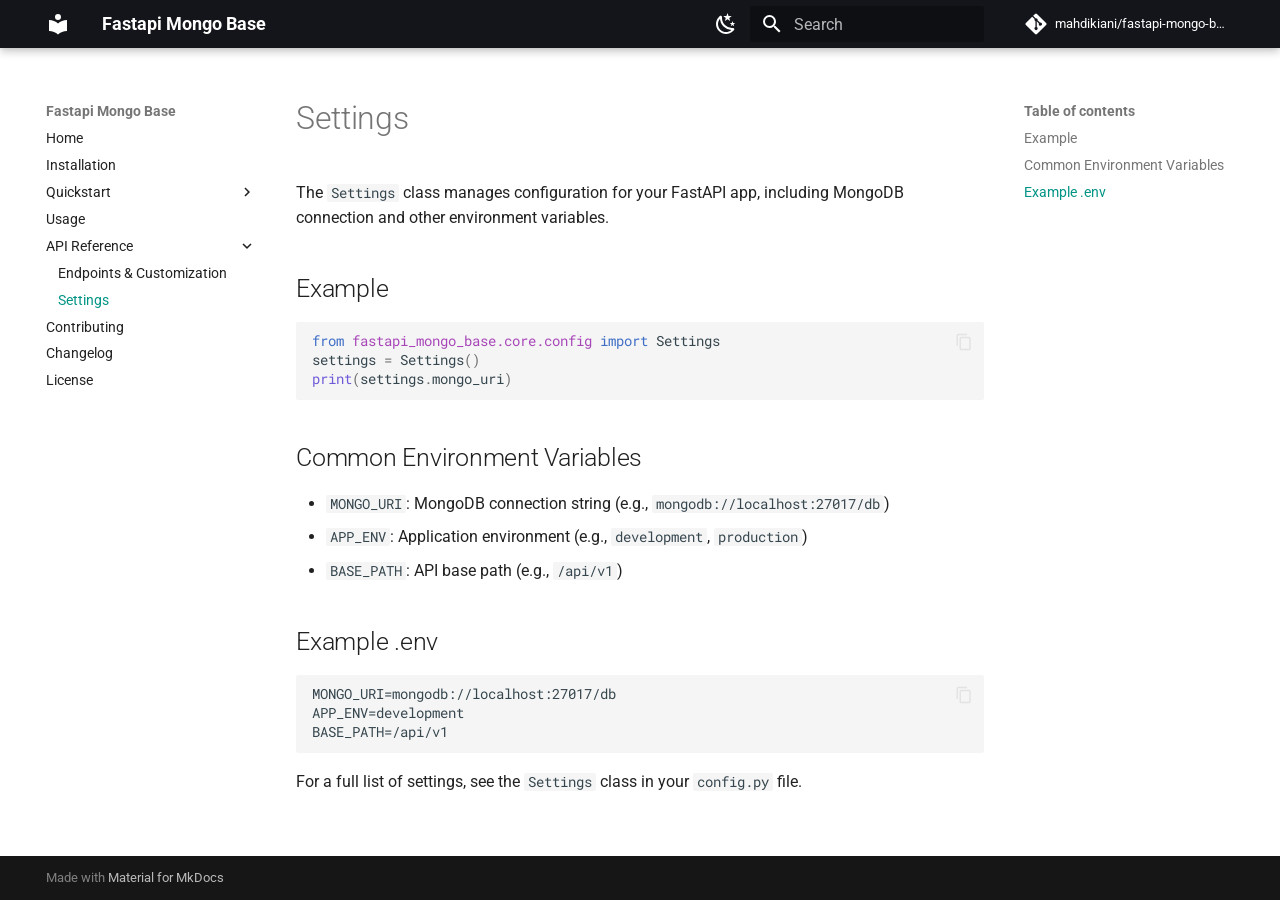
<file: settings/index.html>
<!doctype html>
<html lang="en" class="no-js">
  <head>
    
      <meta charset="utf-8">
      <meta name="viewport" content="width=device-width,initial-scale=1">
      
      
      
      
        <link rel="prev" href="../endpoints/">
      
      
        <link rel="next" href="../contributing/">
      
      
      <link rel="icon" href="../assets/images/favicon.png">
      <meta name="generator" content="mkdocs-1.6.1, mkdocs-material-9.6.14">
    
    
      
        <title>Settings - Fastapi Mongo Base</title>
      
    
    
      <link rel="stylesheet" href="../assets/stylesheets/main.342714a4.min.css">
      
        
        <link rel="stylesheet" href="../assets/stylesheets/palette.06af60db.min.css">
      
      


    
    
      
    
    
      
        
        
        <link rel="preconnect" href="https://fonts.gstatic.com" crossorigin>
        <link rel="stylesheet" href="https://fonts.googleapis.com/css?family=Roboto:300,300i,400,400i,700,700i%7CRoboto+Mono:400,400i,700,700i&display=fallback">
        <style>:root{--md-text-font:"Roboto";--md-code-font:"Roboto Mono"}</style>
      
    
    
      <link rel="stylesheet" href="../assets/_mkdocstrings.css">
    
      <link rel="stylesheet" href="../extra.css">
    
    <script>__md_scope=new URL("..",location),__md_hash=e=>[...e].reduce(((e,_)=>(e<<5)-e+_.charCodeAt(0)),0),__md_get=(e,_=localStorage,t=__md_scope)=>JSON.parse(_.getItem(t.pathname+"."+e)),__md_set=(e,_,t=localStorage,a=__md_scope)=>{try{t.setItem(a.pathname+"."+e,JSON.stringify(_))}catch(e){}}</script>
    
      

    
    
    
  </head>
  
  
    
    
      
    
    
    
    
    <body dir="ltr" data-md-color-scheme="default" data-md-color-primary="teal" data-md-color-accent="amber">
  
    
    <input class="md-toggle" data-md-toggle="drawer" type="checkbox" id="__drawer" autocomplete="off">
    <input class="md-toggle" data-md-toggle="search" type="checkbox" id="__search" autocomplete="off">
    <label class="md-overlay" for="__drawer"></label>
    <div data-md-component="skip">
      
        
        <a href="#settings" class="md-skip">
          Skip to content
        </a>
      
    </div>
    <div data-md-component="announce">
      
    </div>
    
    
      

  

<header class="md-header md-header--shadow" data-md-component="header">
  <nav class="md-header__inner md-grid" aria-label="Header">
    <a href=".." title="Fastapi Mongo Base" class="md-header__button md-logo" aria-label="Fastapi Mongo Base" data-md-component="logo">
      
  
  <svg xmlns="http://www.w3.org/2000/svg" viewBox="0 0 24 24"><path d="M12 8a3 3 0 0 0 3-3 3 3 0 0 0-3-3 3 3 0 0 0-3 3 3 3 0 0 0 3 3m0 3.54C9.64 9.35 6.5 8 3 8v11c3.5 0 6.64 1.35 9 3.54 2.36-2.19 5.5-3.54 9-3.54V8c-3.5 0-6.64 1.35-9 3.54"/></svg>

    </a>
    <label class="md-header__button md-icon" for="__drawer">
      
      <svg xmlns="http://www.w3.org/2000/svg" viewBox="0 0 24 24"><path d="M3 6h18v2H3zm0 5h18v2H3zm0 5h18v2H3z"/></svg>
    </label>
    <div class="md-header__title" data-md-component="header-title">
      <div class="md-header__ellipsis">
        <div class="md-header__topic">
          <span class="md-ellipsis">
            Fastapi Mongo Base
          </span>
        </div>
        <div class="md-header__topic" data-md-component="header-topic">
          <span class="md-ellipsis">
            
              Settings
            
          </span>
        </div>
      </div>
    </div>
    
      
        <form class="md-header__option" data-md-component="palette">
  
    
    
    
    <input class="md-option" data-md-color-media="" data-md-color-scheme="default" data-md-color-primary="teal" data-md-color-accent="amber"  aria-label="Switch to dark mode"  type="radio" name="__palette" id="__palette_0">
    
      <label class="md-header__button md-icon" title="Switch to dark mode" for="__palette_1" hidden>
        <svg xmlns="http://www.w3.org/2000/svg" viewBox="0 0 24 24"><path d="m17.75 4.09-2.53 1.94.91 3.06-2.63-1.81-2.63 1.81.91-3.06-2.53-1.94L12.44 4l1.06-3 1.06 3zm3.5 6.91-1.64 1.25.59 1.98-1.7-1.17-1.7 1.17.59-1.98L15.75 11l2.06-.05L18.5 9l.69 1.95zm-2.28 4.95c.83-.08 1.72 1.1 1.19 1.85-.32.45-.66.87-1.08 1.27C15.17 23 8.84 23 4.94 19.07c-3.91-3.9-3.91-10.24 0-14.14.4-.4.82-.76 1.27-1.08.75-.53 1.93.36 1.85 1.19-.27 2.86.69 5.83 2.89 8.02a9.96 9.96 0 0 0 8.02 2.89m-1.64 2.02a12.08 12.08 0 0 1-7.8-3.47c-2.17-2.19-3.33-5-3.49-7.82-2.81 3.14-2.7 7.96.31 10.98 3.02 3.01 7.84 3.12 10.98.31"/></svg>
      </label>
    
  
    
    
    
    <input class="md-option" data-md-color-media="" data-md-color-scheme="slate" data-md-color-primary="teal" data-md-color-accent="amber"  aria-label="Switch to light mode"  type="radio" name="__palette" id="__palette_1">
    
      <label class="md-header__button md-icon" title="Switch to light mode" for="__palette_0" hidden>
        <svg xmlns="http://www.w3.org/2000/svg" viewBox="0 0 24 24"><path d="M12 7a5 5 0 0 1 5 5 5 5 0 0 1-5 5 5 5 0 0 1-5-5 5 5 0 0 1 5-5m0 2a3 3 0 0 0-3 3 3 3 0 0 0 3 3 3 3 0 0 0 3-3 3 3 0 0 0-3-3m0-7 2.39 3.42C13.65 5.15 12.84 5 12 5s-1.65.15-2.39.42zM3.34 7l4.16-.35A7.2 7.2 0 0 0 5.94 8.5c-.44.74-.69 1.5-.83 2.29zm.02 10 1.76-3.77a7.131 7.131 0 0 0 2.38 4.14zM20.65 7l-1.77 3.79a7.02 7.02 0 0 0-2.38-4.15zm-.01 10-4.14.36c.59-.51 1.12-1.14 1.54-1.86.42-.73.69-1.5.83-2.29zM12 22l-2.41-3.44c.74.27 1.55.44 2.41.44.82 0 1.63-.17 2.37-.44z"/></svg>
      </label>
    
  
</form>
      
    
    
      <script>var palette=__md_get("__palette");if(palette&&palette.color){if("(prefers-color-scheme)"===palette.color.media){var media=matchMedia("(prefers-color-scheme: light)"),input=document.querySelector(media.matches?"[data-md-color-media='(prefers-color-scheme: light)']":"[data-md-color-media='(prefers-color-scheme: dark)']");palette.color.media=input.getAttribute("data-md-color-media"),palette.color.scheme=input.getAttribute("data-md-color-scheme"),palette.color.primary=input.getAttribute("data-md-color-primary"),palette.color.accent=input.getAttribute("data-md-color-accent")}for(var[key,value]of Object.entries(palette.color))document.body.setAttribute("data-md-color-"+key,value)}</script>
    
    
    
      
      
        <label class="md-header__button md-icon" for="__search">
          
          <svg xmlns="http://www.w3.org/2000/svg" viewBox="0 0 24 24"><path d="M9.5 3A6.5 6.5 0 0 1 16 9.5c0 1.61-.59 3.09-1.56 4.23l.27.27h.79l5 5-1.5 1.5-5-5v-.79l-.27-.27A6.52 6.52 0 0 1 9.5 16 6.5 6.5 0 0 1 3 9.5 6.5 6.5 0 0 1 9.5 3m0 2C7 5 5 7 5 9.5S7 14 9.5 14 14 12 14 9.5 12 5 9.5 5"/></svg>
        </label>
        <div class="md-search" data-md-component="search" role="dialog">
  <label class="md-search__overlay" for="__search"></label>
  <div class="md-search__inner" role="search">
    <form class="md-search__form" name="search">
      <input type="text" class="md-search__input" name="query" aria-label="Search" placeholder="Search" autocapitalize="off" autocorrect="off" autocomplete="off" spellcheck="false" data-md-component="search-query" required>
      <label class="md-search__icon md-icon" for="__search">
        
        <svg xmlns="http://www.w3.org/2000/svg" viewBox="0 0 24 24"><path d="M9.5 3A6.5 6.5 0 0 1 16 9.5c0 1.61-.59 3.09-1.56 4.23l.27.27h.79l5 5-1.5 1.5-5-5v-.79l-.27-.27A6.52 6.52 0 0 1 9.5 16 6.5 6.5 0 0 1 3 9.5 6.5 6.5 0 0 1 9.5 3m0 2C7 5 5 7 5 9.5S7 14 9.5 14 14 12 14 9.5 12 5 9.5 5"/></svg>
        
        <svg xmlns="http://www.w3.org/2000/svg" viewBox="0 0 24 24"><path d="M20 11v2H8l5.5 5.5-1.42 1.42L4.16 12l7.92-7.92L13.5 5.5 8 11z"/></svg>
      </label>
      <nav class="md-search__options" aria-label="Search">
        
        <button type="reset" class="md-search__icon md-icon" title="Clear" aria-label="Clear" tabindex="-1">
          
          <svg xmlns="http://www.w3.org/2000/svg" viewBox="0 0 24 24"><path d="M19 6.41 17.59 5 12 10.59 6.41 5 5 6.41 10.59 12 5 17.59 6.41 19 12 13.41 17.59 19 19 17.59 13.41 12z"/></svg>
        </button>
      </nav>
      
    </form>
    <div class="md-search__output">
      <div class="md-search__scrollwrap" tabindex="0" data-md-scrollfix>
        <div class="md-search-result" data-md-component="search-result">
          <div class="md-search-result__meta">
            Initializing search
          </div>
          <ol class="md-search-result__list" role="presentation"></ol>
        </div>
      </div>
    </div>
  </div>
</div>
      
    
    
      <div class="md-header__source">
        <a href="https://github.com/mahdikiani/fastapi-mongo-base" title="Go to repository" class="md-source" data-md-component="source">
  <div class="md-source__icon md-icon">
    
    <svg xmlns="http://www.w3.org/2000/svg" viewBox="0 0 448 512"><!--! Font Awesome Free 6.7.2 by @fontawesome - https://fontawesome.com License - https://fontawesome.com/license/free (Icons: CC BY 4.0, Fonts: SIL OFL 1.1, Code: MIT License) Copyright 2024 Fonticons, Inc.--><path d="M439.55 236.05 244 40.45a28.87 28.87 0 0 0-40.81 0l-40.66 40.63 51.52 51.52c27.06-9.14 52.68 16.77 43.39 43.68l49.66 49.66c34.23-11.8 61.18 31 35.47 56.69-26.49 26.49-70.21-2.87-56-37.34L240.22 199v121.85c25.3 12.54 22.26 41.85 9.08 55a34.34 34.34 0 0 1-48.55 0c-17.57-17.6-11.07-46.91 11.25-56v-123c-20.8-8.51-24.6-30.74-18.64-45L142.57 101 8.45 235.14a28.86 28.86 0 0 0 0 40.81l195.61 195.6a28.86 28.86 0 0 0 40.8 0l194.69-194.69a28.86 28.86 0 0 0 0-40.81"/></svg>
  </div>
  <div class="md-source__repository">
    mahdikiani/fastapi-mongo-base
  </div>
</a>
      </div>
    
  </nav>
  
</header>
    
    <div class="md-container" data-md-component="container">
      
      
        
          
        
      
      <main class="md-main" data-md-component="main">
        <div class="md-main__inner md-grid">
          
            
              
              <div class="md-sidebar md-sidebar--primary" data-md-component="sidebar" data-md-type="navigation" >
                <div class="md-sidebar__scrollwrap">
                  <div class="md-sidebar__inner">
                    



<nav class="md-nav md-nav--primary" aria-label="Navigation" data-md-level="0">
  <label class="md-nav__title" for="__drawer">
    <a href=".." title="Fastapi Mongo Base" class="md-nav__button md-logo" aria-label="Fastapi Mongo Base" data-md-component="logo">
      
  
  <svg xmlns="http://www.w3.org/2000/svg" viewBox="0 0 24 24"><path d="M12 8a3 3 0 0 0 3-3 3 3 0 0 0-3-3 3 3 0 0 0-3 3 3 3 0 0 0 3 3m0 3.54C9.64 9.35 6.5 8 3 8v11c3.5 0 6.64 1.35 9 3.54 2.36-2.19 5.5-3.54 9-3.54V8c-3.5 0-6.64 1.35-9 3.54"/></svg>

    </a>
    Fastapi Mongo Base
  </label>
  
    <div class="md-nav__source">
      <a href="https://github.com/mahdikiani/fastapi-mongo-base" title="Go to repository" class="md-source" data-md-component="source">
  <div class="md-source__icon md-icon">
    
    <svg xmlns="http://www.w3.org/2000/svg" viewBox="0 0 448 512"><!--! Font Awesome Free 6.7.2 by @fontawesome - https://fontawesome.com License - https://fontawesome.com/license/free (Icons: CC BY 4.0, Fonts: SIL OFL 1.1, Code: MIT License) Copyright 2024 Fonticons, Inc.--><path d="M439.55 236.05 244 40.45a28.87 28.87 0 0 0-40.81 0l-40.66 40.63 51.52 51.52c27.06-9.14 52.68 16.77 43.39 43.68l49.66 49.66c34.23-11.8 61.18 31 35.47 56.69-26.49 26.49-70.21-2.87-56-37.34L240.22 199v121.85c25.3 12.54 22.26 41.85 9.08 55a34.34 34.34 0 0 1-48.55 0c-17.57-17.6-11.07-46.91 11.25-56v-123c-20.8-8.51-24.6-30.74-18.64-45L142.57 101 8.45 235.14a28.86 28.86 0 0 0 0 40.81l195.61 195.6a28.86 28.86 0 0 0 40.8 0l194.69-194.69a28.86 28.86 0 0 0 0-40.81"/></svg>
  </div>
  <div class="md-source__repository">
    mahdikiani/fastapi-mongo-base
  </div>
</a>
    </div>
  
  <ul class="md-nav__list" data-md-scrollfix>
    
      
      
  
  
  
  
    <li class="md-nav__item">
      <a href=".." class="md-nav__link">
        
  
  
  <span class="md-ellipsis">
    Home
    
  </span>
  

      </a>
    </li>
  

    
      
      
  
  
  
  
    <li class="md-nav__item">
      <a href="../installation/" class="md-nav__link">
        
  
  
  <span class="md-ellipsis">
    Installation
    
  </span>
  

      </a>
    </li>
  

    
      
      
  
  
  
  
    
    
    
    
    
    <li class="md-nav__item md-nav__item--nested">
      
        
        
        <input class="md-nav__toggle md-toggle " type="checkbox" id="__nav_3" >
        
          
          <label class="md-nav__link" for="__nav_3" id="__nav_3_label" tabindex="0">
            
  
  
  <span class="md-ellipsis">
    Quickstart
    
  </span>
  

            <span class="md-nav__icon md-icon"></span>
          </label>
        
        <nav class="md-nav" data-md-level="1" aria-labelledby="__nav_3_label" aria-expanded="false">
          <label class="md-nav__title" for="__nav_3">
            <span class="md-nav__icon md-icon"></span>
            Quickstart
          </label>
          <ul class="md-nav__list" data-md-scrollfix>
            
              
                
  
  
  
  
    <li class="md-nav__item">
      <a href="../quickstart/" class="md-nav__link">
        
  
  
  <span class="md-ellipsis">
    Quickstart
    
  </span>
  

      </a>
    </li>
  

              
            
              
                
  
  
  
  
    <li class="md-nav__item">
      <a href="../boilerplate/" class="md-nav__link">
        
  
  
  <span class="md-ellipsis">
    Boilerplate
    
  </span>
  

      </a>
    </li>
  

              
            
              
                
  
  
  
  
    <li class="md-nav__item">
      <a href="../tutorial/" class="md-nav__link">
        
  
  
  <span class="md-ellipsis">
    Tutorial
    
  </span>
  

      </a>
    </li>
  

              
            
          </ul>
        </nav>
      
    </li>
  

    
      
      
  
  
  
  
    <li class="md-nav__item">
      <a href="../usage/" class="md-nav__link">
        
  
  
  <span class="md-ellipsis">
    Usage
    
  </span>
  

      </a>
    </li>
  

    
      
      
  
  
    
  
  
  
    
    
    
    
    
    <li class="md-nav__item md-nav__item--active md-nav__item--nested">
      
        
        
        <input class="md-nav__toggle md-toggle " type="checkbox" id="__nav_5" checked>
        
          
          <label class="md-nav__link" for="__nav_5" id="__nav_5_label" tabindex="0">
            
  
  
  <span class="md-ellipsis">
    API Reference
    
  </span>
  

            <span class="md-nav__icon md-icon"></span>
          </label>
        
        <nav class="md-nav" data-md-level="1" aria-labelledby="__nav_5_label" aria-expanded="true">
          <label class="md-nav__title" for="__nav_5">
            <span class="md-nav__icon md-icon"></span>
            API Reference
          </label>
          <ul class="md-nav__list" data-md-scrollfix>
            
              
                
  
  
  
  
    <li class="md-nav__item">
      <a href="../endpoints/" class="md-nav__link">
        
  
  
  <span class="md-ellipsis">
    Endpoints & Customization
    
  </span>
  

      </a>
    </li>
  

              
            
              
                
  
  
    
  
  
  
    <li class="md-nav__item md-nav__item--active">
      
      <input class="md-nav__toggle md-toggle" type="checkbox" id="__toc">
      
      
        
      
      
        <label class="md-nav__link md-nav__link--active" for="__toc">
          
  
  
  <span class="md-ellipsis">
    Settings
    
  </span>
  

          <span class="md-nav__icon md-icon"></span>
        </label>
      
      <a href="./" class="md-nav__link md-nav__link--active">
        
  
  
  <span class="md-ellipsis">
    Settings
    
  </span>
  

      </a>
      
        

<nav class="md-nav md-nav--secondary" aria-label="Table of contents">
  
  
  
    
  
  
    <label class="md-nav__title" for="__toc">
      <span class="md-nav__icon md-icon"></span>
      Table of contents
    </label>
    <ul class="md-nav__list" data-md-component="toc" data-md-scrollfix>
      
        <li class="md-nav__item">
  <a href="#example" class="md-nav__link">
    <span class="md-ellipsis">
      Example
    </span>
  </a>
  
</li>
      
        <li class="md-nav__item">
  <a href="#common-environment-variables" class="md-nav__link">
    <span class="md-ellipsis">
      Common Environment Variables
    </span>
  </a>
  
</li>
      
        <li class="md-nav__item">
  <a href="#example-env" class="md-nav__link">
    <span class="md-ellipsis">
      Example .env
    </span>
  </a>
  
</li>
      
    </ul>
  
</nav>
      
    </li>
  

              
            
          </ul>
        </nav>
      
    </li>
  

    
      
      
  
  
  
  
    <li class="md-nav__item">
      <a href="../contributing/" class="md-nav__link">
        
  
  
  <span class="md-ellipsis">
    Contributing
    
  </span>
  

      </a>
    </li>
  

    
      
      
  
  
  
  
    <li class="md-nav__item">
      <a href="../changelog/" class="md-nav__link">
        
  
  
  <span class="md-ellipsis">
    Changelog
    
  </span>
  

      </a>
    </li>
  

    
      
      
  
  
  
  
    <li class="md-nav__item">
      <a href="../license/" class="md-nav__link">
        
  
  
  <span class="md-ellipsis">
    License
    
  </span>
  

      </a>
    </li>
  

    
  </ul>
</nav>
                  </div>
                </div>
              </div>
            
            
              
              <div class="md-sidebar md-sidebar--secondary" data-md-component="sidebar" data-md-type="toc" >
                <div class="md-sidebar__scrollwrap">
                  <div class="md-sidebar__inner">
                    

<nav class="md-nav md-nav--secondary" aria-label="Table of contents">
  
  
  
    
  
  
    <label class="md-nav__title" for="__toc">
      <span class="md-nav__icon md-icon"></span>
      Table of contents
    </label>
    <ul class="md-nav__list" data-md-component="toc" data-md-scrollfix>
      
        <li class="md-nav__item">
  <a href="#example" class="md-nav__link">
    <span class="md-ellipsis">
      Example
    </span>
  </a>
  
</li>
      
        <li class="md-nav__item">
  <a href="#common-environment-variables" class="md-nav__link">
    <span class="md-ellipsis">
      Common Environment Variables
    </span>
  </a>
  
</li>
      
        <li class="md-nav__item">
  <a href="#example-env" class="md-nav__link">
    <span class="md-ellipsis">
      Example .env
    </span>
  </a>
  
</li>
      
    </ul>
  
</nav>
                  </div>
                </div>
              </div>
            
          
          
            <div class="md-content" data-md-component="content">
              <article class="md-content__inner md-typeset">
                
                  


  
  


<h1 id="settings">Settings</h1>
<p>The <code>Settings</code> class manages configuration for your FastAPI app, including MongoDB connection and other environment variables.</p>
<h2 id="example">Example</h2>
<div class="language-python highlight"><pre><span></span><code><span id="__span-0-1"><a id="__codelineno-0-1" name="__codelineno-0-1" href="#__codelineno-0-1"></a><span class="kn">from</span><span class="w"> </span><span class="nn">fastapi_mongo_base.core.config</span><span class="w"> </span><span class="kn">import</span> <span class="n">Settings</span>
</span><span id="__span-0-2"><a id="__codelineno-0-2" name="__codelineno-0-2" href="#__codelineno-0-2"></a><span class="n">settings</span> <span class="o">=</span> <span class="n">Settings</span><span class="p">()</span>
</span><span id="__span-0-3"><a id="__codelineno-0-3" name="__codelineno-0-3" href="#__codelineno-0-3"></a><span class="nb">print</span><span class="p">(</span><span class="n">settings</span><span class="o">.</span><span class="n">mongo_uri</span><span class="p">)</span>
</span></code></pre></div>
<h2 id="common-environment-variables">Common Environment Variables</h2>
<ul>
<li><code>MONGO_URI</code>: MongoDB connection string (e.g., <code>mongodb://localhost:27017/db</code>)</li>
<li><code>APP_ENV</code>: Application environment (e.g., <code>development</code>, <code>production</code>)</li>
<li><code>BASE_PATH</code>: API base path (e.g., <code>/api/v1</code>)</li>
</ul>
<h2 id="example-env">Example .env</h2>
<div class="language-text highlight"><pre><span></span><code><span id="__span-1-1"><a id="__codelineno-1-1" name="__codelineno-1-1" href="#__codelineno-1-1"></a>MONGO_URI=mongodb://localhost:27017/db
</span><span id="__span-1-2"><a id="__codelineno-1-2" name="__codelineno-1-2" href="#__codelineno-1-2"></a>APP_ENV=development
</span><span id="__span-1-3"><a id="__codelineno-1-3" name="__codelineno-1-3" href="#__codelineno-1-3"></a>BASE_PATH=/api/v1
</span></code></pre></div>
<p>For a full list of settings, see the <code>Settings</code> class in your <code>config.py</code> file. </p>












                
              </article>
            </div>
          
          
<script>var target=document.getElementById(location.hash.slice(1));target&&target.name&&(target.checked=target.name.startsWith("__tabbed_"))</script>
        </div>
        
      </main>
      
        <footer class="md-footer">
  
  <div class="md-footer-meta md-typeset">
    <div class="md-footer-meta__inner md-grid">
      <div class="md-copyright">
  
  
    Made with
    <a href="https://squidfunk.github.io/mkdocs-material/" target="_blank" rel="noopener">
      Material for MkDocs
    </a>
  
</div>
      
    </div>
  </div>
</footer>
      
    </div>
    <div class="md-dialog" data-md-component="dialog">
      <div class="md-dialog__inner md-typeset"></div>
    </div>
    
    
    
      
      <script id="__config" type="application/json">{"base": "..", "features": ["content.code.copy", "content.code.annotate"], "search": "../assets/javascripts/workers/search.d50fe291.min.js", "tags": null, "translations": {"clipboard.copied": "Copied to clipboard", "clipboard.copy": "Copy to clipboard", "search.result.more.one": "1 more on this page", "search.result.more.other": "# more on this page", "search.result.none": "No matching documents", "search.result.one": "1 matching document", "search.result.other": "# matching documents", "search.result.placeholder": "Type to start searching", "search.result.term.missing": "Missing", "select.version": "Select version"}, "version": null}</script>
    
    
      <script src="../assets/javascripts/bundle.13a4f30d.min.js"></script>
      
    
  </body>
</html>
</file>
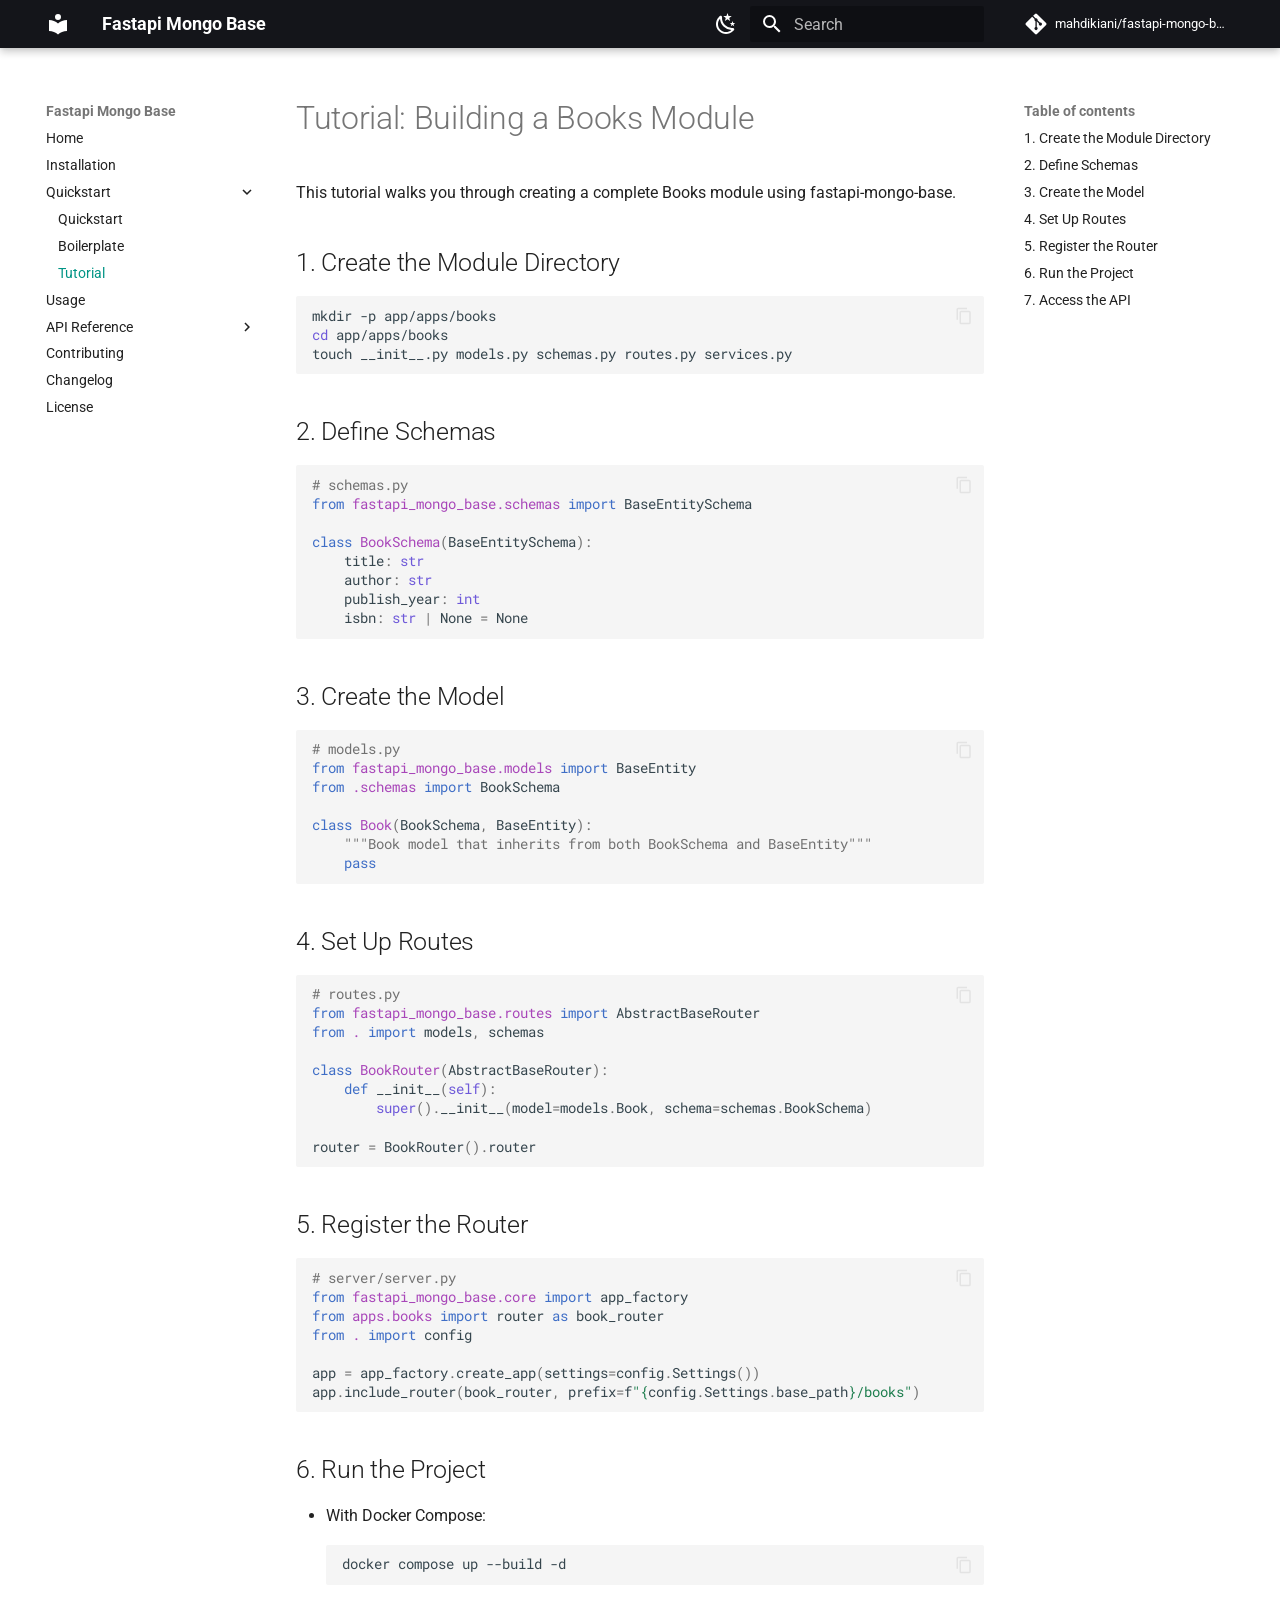
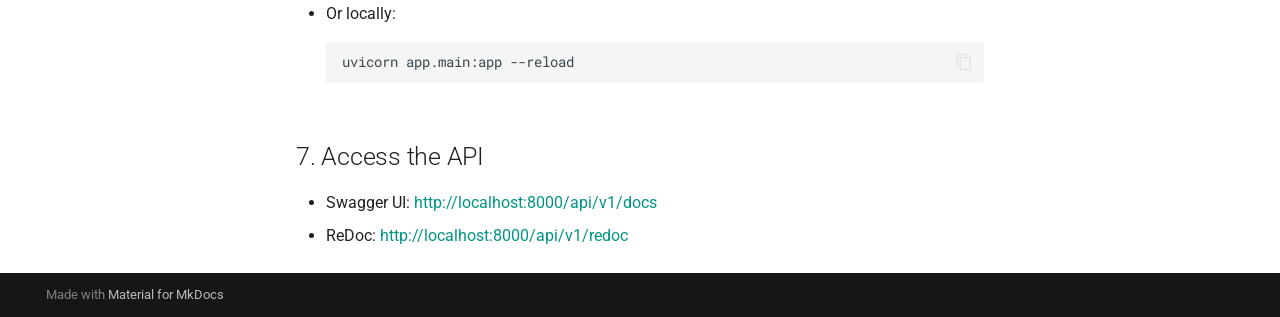
<file: tutorial/index.html>
<!doctype html>
<html lang="en" class="no-js">
  <head>
    
      <meta charset="utf-8">
      <meta name="viewport" content="width=device-width,initial-scale=1">
      
      
      
      
        <link rel="prev" href="../boilerplate/">
      
      
        <link rel="next" href="../usage/">
      
      
      <link rel="icon" href="../assets/images/favicon.png">
      <meta name="generator" content="mkdocs-1.6.1, mkdocs-material-9.6.14">
    
    
      
        <title>Tutorial - Fastapi Mongo Base</title>
      
    
    
      <link rel="stylesheet" href="../assets/stylesheets/main.342714a4.min.css">
      
        
        <link rel="stylesheet" href="../assets/stylesheets/palette.06af60db.min.css">
      
      


    
    
      
    
    
      
        
        
        <link rel="preconnect" href="https://fonts.gstatic.com" crossorigin>
        <link rel="stylesheet" href="https://fonts.googleapis.com/css?family=Roboto:300,300i,400,400i,700,700i%7CRoboto+Mono:400,400i,700,700i&display=fallback">
        <style>:root{--md-text-font:"Roboto";--md-code-font:"Roboto Mono"}</style>
      
    
    
      <link rel="stylesheet" href="../assets/_mkdocstrings.css">
    
      <link rel="stylesheet" href="../extra.css">
    
    <script>__md_scope=new URL("..",location),__md_hash=e=>[...e].reduce(((e,_)=>(e<<5)-e+_.charCodeAt(0)),0),__md_get=(e,_=localStorage,t=__md_scope)=>JSON.parse(_.getItem(t.pathname+"."+e)),__md_set=(e,_,t=localStorage,a=__md_scope)=>{try{t.setItem(a.pathname+"."+e,JSON.stringify(_))}catch(e){}}</script>
    
      

    
    
    
  </head>
  
  
    
    
      
    
    
    
    
    <body dir="ltr" data-md-color-scheme="default" data-md-color-primary="teal" data-md-color-accent="amber">
  
    
    <input class="md-toggle" data-md-toggle="drawer" type="checkbox" id="__drawer" autocomplete="off">
    <input class="md-toggle" data-md-toggle="search" type="checkbox" id="__search" autocomplete="off">
    <label class="md-overlay" for="__drawer"></label>
    <div data-md-component="skip">
      
        
        <a href="#tutorial-building-a-books-module" class="md-skip">
          Skip to content
        </a>
      
    </div>
    <div data-md-component="announce">
      
    </div>
    
    
      

  

<header class="md-header md-header--shadow" data-md-component="header">
  <nav class="md-header__inner md-grid" aria-label="Header">
    <a href=".." title="Fastapi Mongo Base" class="md-header__button md-logo" aria-label="Fastapi Mongo Base" data-md-component="logo">
      
  
  <svg xmlns="http://www.w3.org/2000/svg" viewBox="0 0 24 24"><path d="M12 8a3 3 0 0 0 3-3 3 3 0 0 0-3-3 3 3 0 0 0-3 3 3 3 0 0 0 3 3m0 3.54C9.64 9.35 6.5 8 3 8v11c3.5 0 6.64 1.35 9 3.54 2.36-2.19 5.5-3.54 9-3.54V8c-3.5 0-6.64 1.35-9 3.54"/></svg>

    </a>
    <label class="md-header__button md-icon" for="__drawer">
      
      <svg xmlns="http://www.w3.org/2000/svg" viewBox="0 0 24 24"><path d="M3 6h18v2H3zm0 5h18v2H3zm0 5h18v2H3z"/></svg>
    </label>
    <div class="md-header__title" data-md-component="header-title">
      <div class="md-header__ellipsis">
        <div class="md-header__topic">
          <span class="md-ellipsis">
            Fastapi Mongo Base
          </span>
        </div>
        <div class="md-header__topic" data-md-component="header-topic">
          <span class="md-ellipsis">
            
              Tutorial
            
          </span>
        </div>
      </div>
    </div>
    
      
        <form class="md-header__option" data-md-component="palette">
  
    
    
    
    <input class="md-option" data-md-color-media="" data-md-color-scheme="default" data-md-color-primary="teal" data-md-color-accent="amber"  aria-label="Switch to dark mode"  type="radio" name="__palette" id="__palette_0">
    
      <label class="md-header__button md-icon" title="Switch to dark mode" for="__palette_1" hidden>
        <svg xmlns="http://www.w3.org/2000/svg" viewBox="0 0 24 24"><path d="m17.75 4.09-2.53 1.94.91 3.06-2.63-1.81-2.63 1.81.91-3.06-2.53-1.94L12.44 4l1.06-3 1.06 3zm3.5 6.91-1.64 1.25.59 1.98-1.7-1.17-1.7 1.17.59-1.98L15.75 11l2.06-.05L18.5 9l.69 1.95zm-2.28 4.95c.83-.08 1.72 1.1 1.19 1.85-.32.45-.66.87-1.08 1.27C15.17 23 8.84 23 4.94 19.07c-3.91-3.9-3.91-10.24 0-14.14.4-.4.82-.76 1.27-1.08.75-.53 1.93.36 1.85 1.19-.27 2.86.69 5.83 2.89 8.02a9.96 9.96 0 0 0 8.02 2.89m-1.64 2.02a12.08 12.08 0 0 1-7.8-3.47c-2.17-2.19-3.33-5-3.49-7.82-2.81 3.14-2.7 7.96.31 10.98 3.02 3.01 7.84 3.12 10.98.31"/></svg>
      </label>
    
  
    
    
    
    <input class="md-option" data-md-color-media="" data-md-color-scheme="slate" data-md-color-primary="teal" data-md-color-accent="amber"  aria-label="Switch to light mode"  type="radio" name="__palette" id="__palette_1">
    
      <label class="md-header__button md-icon" title="Switch to light mode" for="__palette_0" hidden>
        <svg xmlns="http://www.w3.org/2000/svg" viewBox="0 0 24 24"><path d="M12 7a5 5 0 0 1 5 5 5 5 0 0 1-5 5 5 5 0 0 1-5-5 5 5 0 0 1 5-5m0 2a3 3 0 0 0-3 3 3 3 0 0 0 3 3 3 3 0 0 0 3-3 3 3 0 0 0-3-3m0-7 2.39 3.42C13.65 5.15 12.84 5 12 5s-1.65.15-2.39.42zM3.34 7l4.16-.35A7.2 7.2 0 0 0 5.94 8.5c-.44.74-.69 1.5-.83 2.29zm.02 10 1.76-3.77a7.131 7.131 0 0 0 2.38 4.14zM20.65 7l-1.77 3.79a7.02 7.02 0 0 0-2.38-4.15zm-.01 10-4.14.36c.59-.51 1.12-1.14 1.54-1.86.42-.73.69-1.5.83-2.29zM12 22l-2.41-3.44c.74.27 1.55.44 2.41.44.82 0 1.63-.17 2.37-.44z"/></svg>
      </label>
    
  
</form>
      
    
    
      <script>var palette=__md_get("__palette");if(palette&&palette.color){if("(prefers-color-scheme)"===palette.color.media){var media=matchMedia("(prefers-color-scheme: light)"),input=document.querySelector(media.matches?"[data-md-color-media='(prefers-color-scheme: light)']":"[data-md-color-media='(prefers-color-scheme: dark)']");palette.color.media=input.getAttribute("data-md-color-media"),palette.color.scheme=input.getAttribute("data-md-color-scheme"),palette.color.primary=input.getAttribute("data-md-color-primary"),palette.color.accent=input.getAttribute("data-md-color-accent")}for(var[key,value]of Object.entries(palette.color))document.body.setAttribute("data-md-color-"+key,value)}</script>
    
    
    
      
      
        <label class="md-header__button md-icon" for="__search">
          
          <svg xmlns="http://www.w3.org/2000/svg" viewBox="0 0 24 24"><path d="M9.5 3A6.5 6.5 0 0 1 16 9.5c0 1.61-.59 3.09-1.56 4.23l.27.27h.79l5 5-1.5 1.5-5-5v-.79l-.27-.27A6.52 6.52 0 0 1 9.5 16 6.5 6.5 0 0 1 3 9.5 6.5 6.5 0 0 1 9.5 3m0 2C7 5 5 7 5 9.5S7 14 9.5 14 14 12 14 9.5 12 5 9.5 5"/></svg>
        </label>
        <div class="md-search" data-md-component="search" role="dialog">
  <label class="md-search__overlay" for="__search"></label>
  <div class="md-search__inner" role="search">
    <form class="md-search__form" name="search">
      <input type="text" class="md-search__input" name="query" aria-label="Search" placeholder="Search" autocapitalize="off" autocorrect="off" autocomplete="off" spellcheck="false" data-md-component="search-query" required>
      <label class="md-search__icon md-icon" for="__search">
        
        <svg xmlns="http://www.w3.org/2000/svg" viewBox="0 0 24 24"><path d="M9.5 3A6.5 6.5 0 0 1 16 9.5c0 1.61-.59 3.09-1.56 4.23l.27.27h.79l5 5-1.5 1.5-5-5v-.79l-.27-.27A6.52 6.52 0 0 1 9.5 16 6.5 6.5 0 0 1 3 9.5 6.5 6.5 0 0 1 9.5 3m0 2C7 5 5 7 5 9.5S7 14 9.5 14 14 12 14 9.5 12 5 9.5 5"/></svg>
        
        <svg xmlns="http://www.w3.org/2000/svg" viewBox="0 0 24 24"><path d="M20 11v2H8l5.5 5.5-1.42 1.42L4.16 12l7.92-7.92L13.5 5.5 8 11z"/></svg>
      </label>
      <nav class="md-search__options" aria-label="Search">
        
        <button type="reset" class="md-search__icon md-icon" title="Clear" aria-label="Clear" tabindex="-1">
          
          <svg xmlns="http://www.w3.org/2000/svg" viewBox="0 0 24 24"><path d="M19 6.41 17.59 5 12 10.59 6.41 5 5 6.41 10.59 12 5 17.59 6.41 19 12 13.41 17.59 19 19 17.59 13.41 12z"/></svg>
        </button>
      </nav>
      
    </form>
    <div class="md-search__output">
      <div class="md-search__scrollwrap" tabindex="0" data-md-scrollfix>
        <div class="md-search-result" data-md-component="search-result">
          <div class="md-search-result__meta">
            Initializing search
          </div>
          <ol class="md-search-result__list" role="presentation"></ol>
        </div>
      </div>
    </div>
  </div>
</div>
      
    
    
      <div class="md-header__source">
        <a href="https://github.com/mahdikiani/fastapi-mongo-base" title="Go to repository" class="md-source" data-md-component="source">
  <div class="md-source__icon md-icon">
    
    <svg xmlns="http://www.w3.org/2000/svg" viewBox="0 0 448 512"><!--! Font Awesome Free 6.7.2 by @fontawesome - https://fontawesome.com License - https://fontawesome.com/license/free (Icons: CC BY 4.0, Fonts: SIL OFL 1.1, Code: MIT License) Copyright 2024 Fonticons, Inc.--><path d="M439.55 236.05 244 40.45a28.87 28.87 0 0 0-40.81 0l-40.66 40.63 51.52 51.52c27.06-9.14 52.68 16.77 43.39 43.68l49.66 49.66c34.23-11.8 61.18 31 35.47 56.69-26.49 26.49-70.21-2.87-56-37.34L240.22 199v121.85c25.3 12.54 22.26 41.85 9.08 55a34.34 34.34 0 0 1-48.55 0c-17.57-17.6-11.07-46.91 11.25-56v-123c-20.8-8.51-24.6-30.74-18.64-45L142.57 101 8.45 235.14a28.86 28.86 0 0 0 0 40.81l195.61 195.6a28.86 28.86 0 0 0 40.8 0l194.69-194.69a28.86 28.86 0 0 0 0-40.81"/></svg>
  </div>
  <div class="md-source__repository">
    mahdikiani/fastapi-mongo-base
  </div>
</a>
      </div>
    
  </nav>
  
</header>
    
    <div class="md-container" data-md-component="container">
      
      
        
          
        
      
      <main class="md-main" data-md-component="main">
        <div class="md-main__inner md-grid">
          
            
              
              <div class="md-sidebar md-sidebar--primary" data-md-component="sidebar" data-md-type="navigation" >
                <div class="md-sidebar__scrollwrap">
                  <div class="md-sidebar__inner">
                    



<nav class="md-nav md-nav--primary" aria-label="Navigation" data-md-level="0">
  <label class="md-nav__title" for="__drawer">
    <a href=".." title="Fastapi Mongo Base" class="md-nav__button md-logo" aria-label="Fastapi Mongo Base" data-md-component="logo">
      
  
  <svg xmlns="http://www.w3.org/2000/svg" viewBox="0 0 24 24"><path d="M12 8a3 3 0 0 0 3-3 3 3 0 0 0-3-3 3 3 0 0 0-3 3 3 3 0 0 0 3 3m0 3.54C9.64 9.35 6.5 8 3 8v11c3.5 0 6.64 1.35 9 3.54 2.36-2.19 5.5-3.54 9-3.54V8c-3.5 0-6.64 1.35-9 3.54"/></svg>

    </a>
    Fastapi Mongo Base
  </label>
  
    <div class="md-nav__source">
      <a href="https://github.com/mahdikiani/fastapi-mongo-base" title="Go to repository" class="md-source" data-md-component="source">
  <div class="md-source__icon md-icon">
    
    <svg xmlns="http://www.w3.org/2000/svg" viewBox="0 0 448 512"><!--! Font Awesome Free 6.7.2 by @fontawesome - https://fontawesome.com License - https://fontawesome.com/license/free (Icons: CC BY 4.0, Fonts: SIL OFL 1.1, Code: MIT License) Copyright 2024 Fonticons, Inc.--><path d="M439.55 236.05 244 40.45a28.87 28.87 0 0 0-40.81 0l-40.66 40.63 51.52 51.52c27.06-9.14 52.68 16.77 43.39 43.68l49.66 49.66c34.23-11.8 61.18 31 35.47 56.69-26.49 26.49-70.21-2.87-56-37.34L240.22 199v121.85c25.3 12.54 22.26 41.85 9.08 55a34.34 34.34 0 0 1-48.55 0c-17.57-17.6-11.07-46.91 11.25-56v-123c-20.8-8.51-24.6-30.74-18.64-45L142.57 101 8.45 235.14a28.86 28.86 0 0 0 0 40.81l195.61 195.6a28.86 28.86 0 0 0 40.8 0l194.69-194.69a28.86 28.86 0 0 0 0-40.81"/></svg>
  </div>
  <div class="md-source__repository">
    mahdikiani/fastapi-mongo-base
  </div>
</a>
    </div>
  
  <ul class="md-nav__list" data-md-scrollfix>
    
      
      
  
  
  
  
    <li class="md-nav__item">
      <a href=".." class="md-nav__link">
        
  
  
  <span class="md-ellipsis">
    Home
    
  </span>
  

      </a>
    </li>
  

    
      
      
  
  
  
  
    <li class="md-nav__item">
      <a href="../installation/" class="md-nav__link">
        
  
  
  <span class="md-ellipsis">
    Installation
    
  </span>
  

      </a>
    </li>
  

    
      
      
  
  
    
  
  
  
    
    
    
    
    
    <li class="md-nav__item md-nav__item--active md-nav__item--nested">
      
        
        
        <input class="md-nav__toggle md-toggle " type="checkbox" id="__nav_3" checked>
        
          
          <label class="md-nav__link" for="__nav_3" id="__nav_3_label" tabindex="0">
            
  
  
  <span class="md-ellipsis">
    Quickstart
    
  </span>
  

            <span class="md-nav__icon md-icon"></span>
          </label>
        
        <nav class="md-nav" data-md-level="1" aria-labelledby="__nav_3_label" aria-expanded="true">
          <label class="md-nav__title" for="__nav_3">
            <span class="md-nav__icon md-icon"></span>
            Quickstart
          </label>
          <ul class="md-nav__list" data-md-scrollfix>
            
              
                
  
  
  
  
    <li class="md-nav__item">
      <a href="../quickstart/" class="md-nav__link">
        
  
  
  <span class="md-ellipsis">
    Quickstart
    
  </span>
  

      </a>
    </li>
  

              
            
              
                
  
  
  
  
    <li class="md-nav__item">
      <a href="../boilerplate/" class="md-nav__link">
        
  
  
  <span class="md-ellipsis">
    Boilerplate
    
  </span>
  

      </a>
    </li>
  

              
            
              
                
  
  
    
  
  
  
    <li class="md-nav__item md-nav__item--active">
      
      <input class="md-nav__toggle md-toggle" type="checkbox" id="__toc">
      
      
        
      
      
        <label class="md-nav__link md-nav__link--active" for="__toc">
          
  
  
  <span class="md-ellipsis">
    Tutorial
    
  </span>
  

          <span class="md-nav__icon md-icon"></span>
        </label>
      
      <a href="./" class="md-nav__link md-nav__link--active">
        
  
  
  <span class="md-ellipsis">
    Tutorial
    
  </span>
  

      </a>
      
        

<nav class="md-nav md-nav--secondary" aria-label="Table of contents">
  
  
  
    
  
  
    <label class="md-nav__title" for="__toc">
      <span class="md-nav__icon md-icon"></span>
      Table of contents
    </label>
    <ul class="md-nav__list" data-md-component="toc" data-md-scrollfix>
      
        <li class="md-nav__item">
  <a href="#1-create-the-module-directory" class="md-nav__link">
    <span class="md-ellipsis">
      1. Create the Module Directory
    </span>
  </a>
  
</li>
      
        <li class="md-nav__item">
  <a href="#2-define-schemas" class="md-nav__link">
    <span class="md-ellipsis">
      2. Define Schemas
    </span>
  </a>
  
</li>
      
        <li class="md-nav__item">
  <a href="#3-create-the-model" class="md-nav__link">
    <span class="md-ellipsis">
      3. Create the Model
    </span>
  </a>
  
</li>
      
        <li class="md-nav__item">
  <a href="#4-set-up-routes" class="md-nav__link">
    <span class="md-ellipsis">
      4. Set Up Routes
    </span>
  </a>
  
</li>
      
        <li class="md-nav__item">
  <a href="#5-register-the-router" class="md-nav__link">
    <span class="md-ellipsis">
      5. Register the Router
    </span>
  </a>
  
</li>
      
        <li class="md-nav__item">
  <a href="#6-run-the-project" class="md-nav__link">
    <span class="md-ellipsis">
      6. Run the Project
    </span>
  </a>
  
</li>
      
        <li class="md-nav__item">
  <a href="#7-access-the-api" class="md-nav__link">
    <span class="md-ellipsis">
      7. Access the API
    </span>
  </a>
  
</li>
      
    </ul>
  
</nav>
      
    </li>
  

              
            
          </ul>
        </nav>
      
    </li>
  

    
      
      
  
  
  
  
    <li class="md-nav__item">
      <a href="../usage/" class="md-nav__link">
        
  
  
  <span class="md-ellipsis">
    Usage
    
  </span>
  

      </a>
    </li>
  

    
      
      
  
  
  
  
    
    
    
    
    
    <li class="md-nav__item md-nav__item--nested">
      
        
        
        <input class="md-nav__toggle md-toggle " type="checkbox" id="__nav_5" >
        
          
          <label class="md-nav__link" for="__nav_5" id="__nav_5_label" tabindex="0">
            
  
  
  <span class="md-ellipsis">
    API Reference
    
  </span>
  

            <span class="md-nav__icon md-icon"></span>
          </label>
        
        <nav class="md-nav" data-md-level="1" aria-labelledby="__nav_5_label" aria-expanded="false">
          <label class="md-nav__title" for="__nav_5">
            <span class="md-nav__icon md-icon"></span>
            API Reference
          </label>
          <ul class="md-nav__list" data-md-scrollfix>
            
              
                
  
  
  
  
    <li class="md-nav__item">
      <a href="../endpoints/" class="md-nav__link">
        
  
  
  <span class="md-ellipsis">
    Endpoints & Customization
    
  </span>
  

      </a>
    </li>
  

              
            
              
                
  
  
  
  
    <li class="md-nav__item">
      <a href="../settings/" class="md-nav__link">
        
  
  
  <span class="md-ellipsis">
    Settings
    
  </span>
  

      </a>
    </li>
  

              
            
          </ul>
        </nav>
      
    </li>
  

    
      
      
  
  
  
  
    <li class="md-nav__item">
      <a href="../contributing/" class="md-nav__link">
        
  
  
  <span class="md-ellipsis">
    Contributing
    
  </span>
  

      </a>
    </li>
  

    
      
      
  
  
  
  
    <li class="md-nav__item">
      <a href="../changelog/" class="md-nav__link">
        
  
  
  <span class="md-ellipsis">
    Changelog
    
  </span>
  

      </a>
    </li>
  

    
      
      
  
  
  
  
    <li class="md-nav__item">
      <a href="../license/" class="md-nav__link">
        
  
  
  <span class="md-ellipsis">
    License
    
  </span>
  

      </a>
    </li>
  

    
  </ul>
</nav>
                  </div>
                </div>
              </div>
            
            
              
              <div class="md-sidebar md-sidebar--secondary" data-md-component="sidebar" data-md-type="toc" >
                <div class="md-sidebar__scrollwrap">
                  <div class="md-sidebar__inner">
                    

<nav class="md-nav md-nav--secondary" aria-label="Table of contents">
  
  
  
    
  
  
    <label class="md-nav__title" for="__toc">
      <span class="md-nav__icon md-icon"></span>
      Table of contents
    </label>
    <ul class="md-nav__list" data-md-component="toc" data-md-scrollfix>
      
        <li class="md-nav__item">
  <a href="#1-create-the-module-directory" class="md-nav__link">
    <span class="md-ellipsis">
      1. Create the Module Directory
    </span>
  </a>
  
</li>
      
        <li class="md-nav__item">
  <a href="#2-define-schemas" class="md-nav__link">
    <span class="md-ellipsis">
      2. Define Schemas
    </span>
  </a>
  
</li>
      
        <li class="md-nav__item">
  <a href="#3-create-the-model" class="md-nav__link">
    <span class="md-ellipsis">
      3. Create the Model
    </span>
  </a>
  
</li>
      
        <li class="md-nav__item">
  <a href="#4-set-up-routes" class="md-nav__link">
    <span class="md-ellipsis">
      4. Set Up Routes
    </span>
  </a>
  
</li>
      
        <li class="md-nav__item">
  <a href="#5-register-the-router" class="md-nav__link">
    <span class="md-ellipsis">
      5. Register the Router
    </span>
  </a>
  
</li>
      
        <li class="md-nav__item">
  <a href="#6-run-the-project" class="md-nav__link">
    <span class="md-ellipsis">
      6. Run the Project
    </span>
  </a>
  
</li>
      
        <li class="md-nav__item">
  <a href="#7-access-the-api" class="md-nav__link">
    <span class="md-ellipsis">
      7. Access the API
    </span>
  </a>
  
</li>
      
    </ul>
  
</nav>
                  </div>
                </div>
              </div>
            
          
          
            <div class="md-content" data-md-component="content">
              <article class="md-content__inner md-typeset">
                
                  


  
  


<h1 id="tutorial-building-a-books-module">Tutorial: Building a Books Module</h1>
<p>This tutorial walks you through creating a complete Books module using fastapi-mongo-base.</p>
<h2 id="1-create-the-module-directory">1. Create the Module Directory</h2>
<div class="language-bash highlight"><pre><span></span><code><span id="__span-0-1"><a id="__codelineno-0-1" name="__codelineno-0-1" href="#__codelineno-0-1"></a>mkdir<span class="w"> </span>-p<span class="w"> </span>app/apps/books
</span><span id="__span-0-2"><a id="__codelineno-0-2" name="__codelineno-0-2" href="#__codelineno-0-2"></a><span class="nb">cd</span><span class="w"> </span>app/apps/books
</span><span id="__span-0-3"><a id="__codelineno-0-3" name="__codelineno-0-3" href="#__codelineno-0-3"></a>touch<span class="w"> </span>__init__.py<span class="w"> </span>models.py<span class="w"> </span>schemas.py<span class="w"> </span>routes.py<span class="w"> </span>services.py
</span></code></pre></div>
<h2 id="2-define-schemas">2. Define Schemas</h2>
<div class="language-python highlight"><pre><span></span><code><span id="__span-1-1"><a id="__codelineno-1-1" name="__codelineno-1-1" href="#__codelineno-1-1"></a><span class="c1"># schemas.py</span>
</span><span id="__span-1-2"><a id="__codelineno-1-2" name="__codelineno-1-2" href="#__codelineno-1-2"></a><span class="kn">from</span><span class="w"> </span><span class="nn">fastapi_mongo_base.schemas</span><span class="w"> </span><span class="kn">import</span> <span class="n">BaseEntitySchema</span>
</span><span id="__span-1-3"><a id="__codelineno-1-3" name="__codelineno-1-3" href="#__codelineno-1-3"></a>
</span><span id="__span-1-4"><a id="__codelineno-1-4" name="__codelineno-1-4" href="#__codelineno-1-4"></a><span class="k">class</span><span class="w"> </span><span class="nc">BookSchema</span><span class="p">(</span><span class="n">BaseEntitySchema</span><span class="p">):</span>
</span><span id="__span-1-5"><a id="__codelineno-1-5" name="__codelineno-1-5" href="#__codelineno-1-5"></a>    <span class="n">title</span><span class="p">:</span> <span class="nb">str</span>
</span><span id="__span-1-6"><a id="__codelineno-1-6" name="__codelineno-1-6" href="#__codelineno-1-6"></a>    <span class="n">author</span><span class="p">:</span> <span class="nb">str</span>
</span><span id="__span-1-7"><a id="__codelineno-1-7" name="__codelineno-1-7" href="#__codelineno-1-7"></a>    <span class="n">publish_year</span><span class="p">:</span> <span class="nb">int</span>
</span><span id="__span-1-8"><a id="__codelineno-1-8" name="__codelineno-1-8" href="#__codelineno-1-8"></a>    <span class="n">isbn</span><span class="p">:</span> <span class="nb">str</span> <span class="o">|</span> <span class="kc">None</span> <span class="o">=</span> <span class="kc">None</span>
</span></code></pre></div>
<h2 id="3-create-the-model">3. Create the Model</h2>
<div class="language-python highlight"><pre><span></span><code><span id="__span-2-1"><a id="__codelineno-2-1" name="__codelineno-2-1" href="#__codelineno-2-1"></a><span class="c1"># models.py</span>
</span><span id="__span-2-2"><a id="__codelineno-2-2" name="__codelineno-2-2" href="#__codelineno-2-2"></a><span class="kn">from</span><span class="w"> </span><span class="nn">fastapi_mongo_base.models</span><span class="w"> </span><span class="kn">import</span> <span class="n">BaseEntity</span>
</span><span id="__span-2-3"><a id="__codelineno-2-3" name="__codelineno-2-3" href="#__codelineno-2-3"></a><span class="kn">from</span><span class="w"> </span><span class="nn">.schemas</span><span class="w"> </span><span class="kn">import</span> <span class="n">BookSchema</span>
</span><span id="__span-2-4"><a id="__codelineno-2-4" name="__codelineno-2-4" href="#__codelineno-2-4"></a>
</span><span id="__span-2-5"><a id="__codelineno-2-5" name="__codelineno-2-5" href="#__codelineno-2-5"></a><span class="k">class</span><span class="w"> </span><span class="nc">Book</span><span class="p">(</span><span class="n">BookSchema</span><span class="p">,</span> <span class="n">BaseEntity</span><span class="p">):</span>
</span><span id="__span-2-6"><a id="__codelineno-2-6" name="__codelineno-2-6" href="#__codelineno-2-6"></a><span class="w">    </span><span class="sd">&quot;&quot;&quot;Book model that inherits from both BookSchema and BaseEntity&quot;&quot;&quot;</span>
</span><span id="__span-2-7"><a id="__codelineno-2-7" name="__codelineno-2-7" href="#__codelineno-2-7"></a>    <span class="k">pass</span>
</span></code></pre></div>
<h2 id="4-set-up-routes">4. Set Up Routes</h2>
<div class="language-python highlight"><pre><span></span><code><span id="__span-3-1"><a id="__codelineno-3-1" name="__codelineno-3-1" href="#__codelineno-3-1"></a><span class="c1"># routes.py</span>
</span><span id="__span-3-2"><a id="__codelineno-3-2" name="__codelineno-3-2" href="#__codelineno-3-2"></a><span class="kn">from</span><span class="w"> </span><span class="nn">fastapi_mongo_base.routes</span><span class="w"> </span><span class="kn">import</span> <span class="n">AbstractBaseRouter</span>
</span><span id="__span-3-3"><a id="__codelineno-3-3" name="__codelineno-3-3" href="#__codelineno-3-3"></a><span class="kn">from</span><span class="w"> </span><span class="nn">.</span><span class="w"> </span><span class="kn">import</span> <span class="n">models</span><span class="p">,</span> <span class="n">schemas</span>
</span><span id="__span-3-4"><a id="__codelineno-3-4" name="__codelineno-3-4" href="#__codelineno-3-4"></a>
</span><span id="__span-3-5"><a id="__codelineno-3-5" name="__codelineno-3-5" href="#__codelineno-3-5"></a><span class="k">class</span><span class="w"> </span><span class="nc">BookRouter</span><span class="p">(</span><span class="n">AbstractBaseRouter</span><span class="p">):</span>
</span><span id="__span-3-6"><a id="__codelineno-3-6" name="__codelineno-3-6" href="#__codelineno-3-6"></a>    <span class="k">def</span><span class="w"> </span><span class="fm">__init__</span><span class="p">(</span><span class="bp">self</span><span class="p">):</span>
</span><span id="__span-3-7"><a id="__codelineno-3-7" name="__codelineno-3-7" href="#__codelineno-3-7"></a>        <span class="nb">super</span><span class="p">()</span><span class="o">.</span><span class="fm">__init__</span><span class="p">(</span><span class="n">model</span><span class="o">=</span><span class="n">models</span><span class="o">.</span><span class="n">Book</span><span class="p">,</span> <span class="n">schema</span><span class="o">=</span><span class="n">schemas</span><span class="o">.</span><span class="n">BookSchema</span><span class="p">)</span>
</span><span id="__span-3-8"><a id="__codelineno-3-8" name="__codelineno-3-8" href="#__codelineno-3-8"></a>
</span><span id="__span-3-9"><a id="__codelineno-3-9" name="__codelineno-3-9" href="#__codelineno-3-9"></a><span class="n">router</span> <span class="o">=</span> <span class="n">BookRouter</span><span class="p">()</span><span class="o">.</span><span class="n">router</span>
</span></code></pre></div>
<h2 id="5-register-the-router">5. Register the Router</h2>
<div class="language-python highlight"><pre><span></span><code><span id="__span-4-1"><a id="__codelineno-4-1" name="__codelineno-4-1" href="#__codelineno-4-1"></a><span class="c1"># server/server.py</span>
</span><span id="__span-4-2"><a id="__codelineno-4-2" name="__codelineno-4-2" href="#__codelineno-4-2"></a><span class="kn">from</span><span class="w"> </span><span class="nn">fastapi_mongo_base.core</span><span class="w"> </span><span class="kn">import</span> <span class="n">app_factory</span>
</span><span id="__span-4-3"><a id="__codelineno-4-3" name="__codelineno-4-3" href="#__codelineno-4-3"></a><span class="kn">from</span><span class="w"> </span><span class="nn">apps.books</span><span class="w"> </span><span class="kn">import</span> <span class="n">router</span> <span class="k">as</span> <span class="n">book_router</span>
</span><span id="__span-4-4"><a id="__codelineno-4-4" name="__codelineno-4-4" href="#__codelineno-4-4"></a><span class="kn">from</span><span class="w"> </span><span class="nn">.</span><span class="w"> </span><span class="kn">import</span> <span class="n">config</span>
</span><span id="__span-4-5"><a id="__codelineno-4-5" name="__codelineno-4-5" href="#__codelineno-4-5"></a>
</span><span id="__span-4-6"><a id="__codelineno-4-6" name="__codelineno-4-6" href="#__codelineno-4-6"></a><span class="n">app</span> <span class="o">=</span> <span class="n">app_factory</span><span class="o">.</span><span class="n">create_app</span><span class="p">(</span><span class="n">settings</span><span class="o">=</span><span class="n">config</span><span class="o">.</span><span class="n">Settings</span><span class="p">())</span>
</span><span id="__span-4-7"><a id="__codelineno-4-7" name="__codelineno-4-7" href="#__codelineno-4-7"></a><span class="n">app</span><span class="o">.</span><span class="n">include_router</span><span class="p">(</span><span class="n">book_router</span><span class="p">,</span> <span class="n">prefix</span><span class="o">=</span><span class="sa">f</span><span class="s2">&quot;</span><span class="si">{</span><span class="n">config</span><span class="o">.</span><span class="n">Settings</span><span class="o">.</span><span class="n">base_path</span><span class="si">}</span><span class="s2">/books&quot;</span><span class="p">)</span>
</span></code></pre></div>
<h2 id="6-run-the-project">6. Run the Project</h2>
<ul>
<li>With Docker Compose:
  <div class="language-bash highlight"><pre><span></span><code><span id="__span-5-1"><a id="__codelineno-5-1" name="__codelineno-5-1" href="#__codelineno-5-1"></a>docker<span class="w"> </span>compose<span class="w"> </span>up<span class="w"> </span>--build<span class="w"> </span>-d
</span></code></pre></div></li>
<li>Or locally:
  <div class="language-bash highlight"><pre><span></span><code><span id="__span-6-1"><a id="__codelineno-6-1" name="__codelineno-6-1" href="#__codelineno-6-1"></a>uvicorn<span class="w"> </span>app.main:app<span class="w"> </span>--reload
</span></code></pre></div></li>
</ul>
<h2 id="7-access-the-api">7. Access the API</h2>
<ul>
<li>Swagger UI: <a href="http://localhost:8000/api/v1/docs">http://localhost:8000/api/v1/docs</a></li>
<li>ReDoc: <a href="http://localhost:8000/api/v1/redoc">http://localhost:8000/api/v1/redoc</a> </li>
</ul>












                
              </article>
            </div>
          
          
<script>var target=document.getElementById(location.hash.slice(1));target&&target.name&&(target.checked=target.name.startsWith("__tabbed_"))</script>
        </div>
        
      </main>
      
        <footer class="md-footer">
  
  <div class="md-footer-meta md-typeset">
    <div class="md-footer-meta__inner md-grid">
      <div class="md-copyright">
  
  
    Made with
    <a href="https://squidfunk.github.io/mkdocs-material/" target="_blank" rel="noopener">
      Material for MkDocs
    </a>
  
</div>
      
    </div>
  </div>
</footer>
      
    </div>
    <div class="md-dialog" data-md-component="dialog">
      <div class="md-dialog__inner md-typeset"></div>
    </div>
    
    
    
      
      <script id="__config" type="application/json">{"base": "..", "features": ["content.code.copy", "content.code.annotate"], "search": "../assets/javascripts/workers/search.d50fe291.min.js", "tags": null, "translations": {"clipboard.copied": "Copied to clipboard", "clipboard.copy": "Copy to clipboard", "search.result.more.one": "1 more on this page", "search.result.more.other": "# more on this page", "search.result.none": "No matching documents", "search.result.one": "1 matching document", "search.result.other": "# matching documents", "search.result.placeholder": "Type to start searching", "search.result.term.missing": "Missing", "select.version": "Select version"}, "version": null}</script>
    
    
      <script src="../assets/javascripts/bundle.13a4f30d.min.js"></script>
      
    
  </body>
</html>
</file>
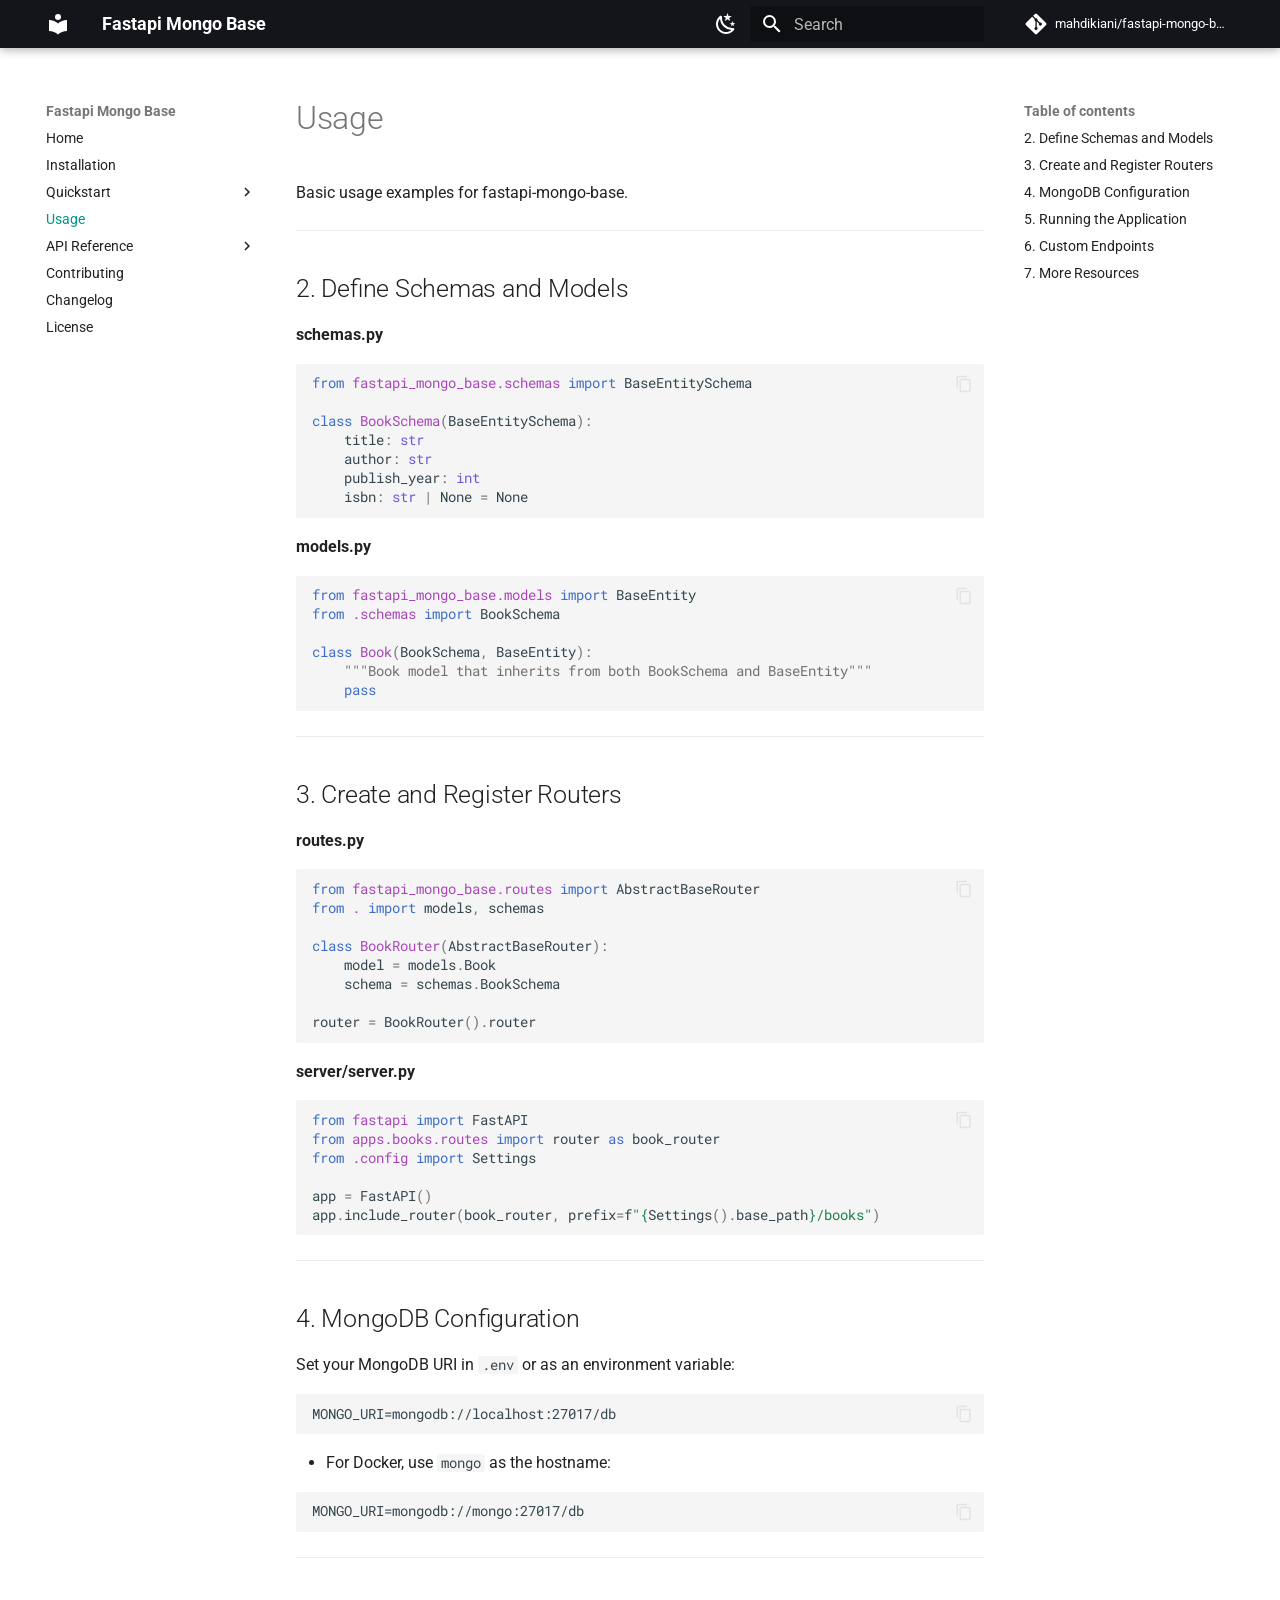
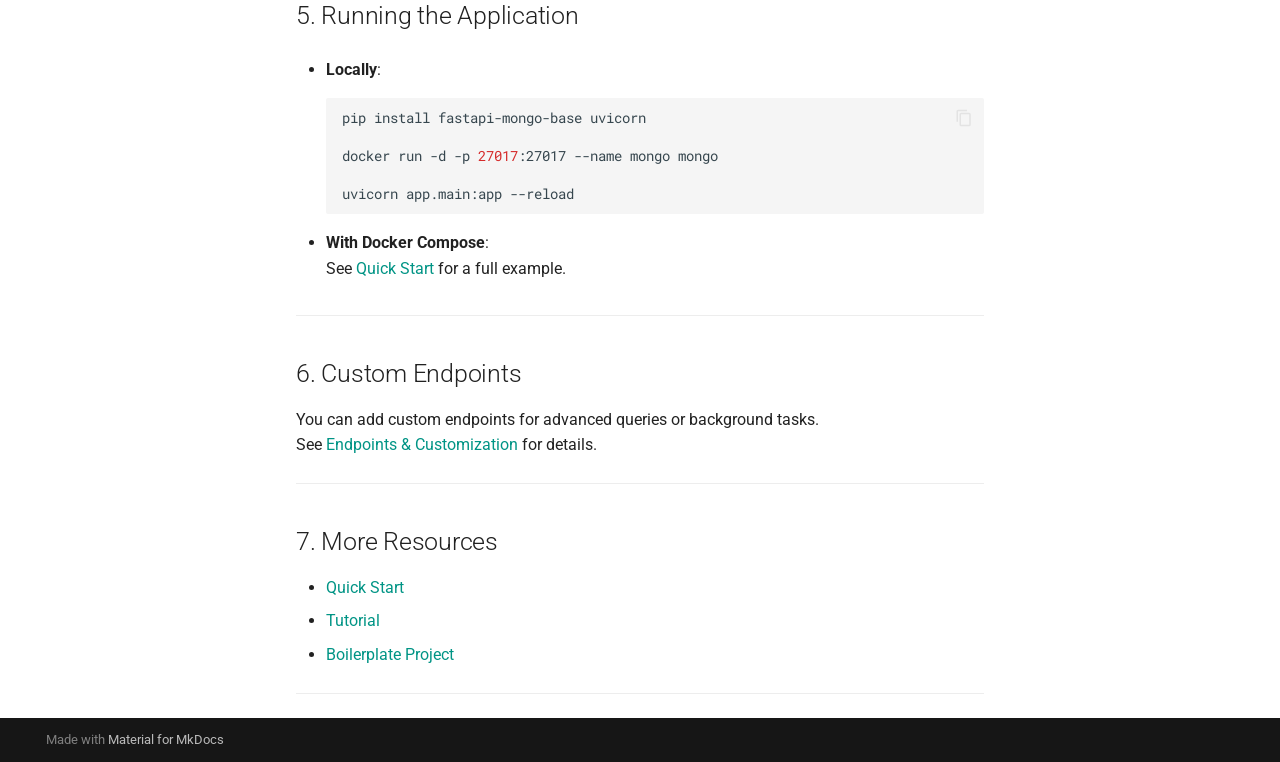
<file: usage/index.html>
<!doctype html>
<html lang="en" class="no-js">
  <head>
    
      <meta charset="utf-8">
      <meta name="viewport" content="width=device-width,initial-scale=1">
      
      
      
      
        <link rel="prev" href="../tutorial/">
      
      
        <link rel="next" href="../endpoints/">
      
      
      <link rel="icon" href="../assets/images/favicon.png">
      <meta name="generator" content="mkdocs-1.6.1, mkdocs-material-9.6.14">
    
    
      
        <title>Usage - Fastapi Mongo Base</title>
      
    
    
      <link rel="stylesheet" href="../assets/stylesheets/main.342714a4.min.css">
      
        
        <link rel="stylesheet" href="../assets/stylesheets/palette.06af60db.min.css">
      
      


    
    
      
    
    
      
        
        
        <link rel="preconnect" href="https://fonts.gstatic.com" crossorigin>
        <link rel="stylesheet" href="https://fonts.googleapis.com/css?family=Roboto:300,300i,400,400i,700,700i%7CRoboto+Mono:400,400i,700,700i&display=fallback">
        <style>:root{--md-text-font:"Roboto";--md-code-font:"Roboto Mono"}</style>
      
    
    
      <link rel="stylesheet" href="../assets/_mkdocstrings.css">
    
      <link rel="stylesheet" href="../extra.css">
    
    <script>__md_scope=new URL("..",location),__md_hash=e=>[...e].reduce(((e,_)=>(e<<5)-e+_.charCodeAt(0)),0),__md_get=(e,_=localStorage,t=__md_scope)=>JSON.parse(_.getItem(t.pathname+"."+e)),__md_set=(e,_,t=localStorage,a=__md_scope)=>{try{t.setItem(a.pathname+"."+e,JSON.stringify(_))}catch(e){}}</script>
    
      

    
    
    
  </head>
  
  
    
    
      
    
    
    
    
    <body dir="ltr" data-md-color-scheme="default" data-md-color-primary="teal" data-md-color-accent="amber">
  
    
    <input class="md-toggle" data-md-toggle="drawer" type="checkbox" id="__drawer" autocomplete="off">
    <input class="md-toggle" data-md-toggle="search" type="checkbox" id="__search" autocomplete="off">
    <label class="md-overlay" for="__drawer"></label>
    <div data-md-component="skip">
      
        
        <a href="#usage" class="md-skip">
          Skip to content
        </a>
      
    </div>
    <div data-md-component="announce">
      
    </div>
    
    
      

  

<header class="md-header md-header--shadow" data-md-component="header">
  <nav class="md-header__inner md-grid" aria-label="Header">
    <a href=".." title="Fastapi Mongo Base" class="md-header__button md-logo" aria-label="Fastapi Mongo Base" data-md-component="logo">
      
  
  <svg xmlns="http://www.w3.org/2000/svg" viewBox="0 0 24 24"><path d="M12 8a3 3 0 0 0 3-3 3 3 0 0 0-3-3 3 3 0 0 0-3 3 3 3 0 0 0 3 3m0 3.54C9.64 9.35 6.5 8 3 8v11c3.5 0 6.64 1.35 9 3.54 2.36-2.19 5.5-3.54 9-3.54V8c-3.5 0-6.64 1.35-9 3.54"/></svg>

    </a>
    <label class="md-header__button md-icon" for="__drawer">
      
      <svg xmlns="http://www.w3.org/2000/svg" viewBox="0 0 24 24"><path d="M3 6h18v2H3zm0 5h18v2H3zm0 5h18v2H3z"/></svg>
    </label>
    <div class="md-header__title" data-md-component="header-title">
      <div class="md-header__ellipsis">
        <div class="md-header__topic">
          <span class="md-ellipsis">
            Fastapi Mongo Base
          </span>
        </div>
        <div class="md-header__topic" data-md-component="header-topic">
          <span class="md-ellipsis">
            
              Usage
            
          </span>
        </div>
      </div>
    </div>
    
      
        <form class="md-header__option" data-md-component="palette">
  
    
    
    
    <input class="md-option" data-md-color-media="" data-md-color-scheme="default" data-md-color-primary="teal" data-md-color-accent="amber"  aria-label="Switch to dark mode"  type="radio" name="__palette" id="__palette_0">
    
      <label class="md-header__button md-icon" title="Switch to dark mode" for="__palette_1" hidden>
        <svg xmlns="http://www.w3.org/2000/svg" viewBox="0 0 24 24"><path d="m17.75 4.09-2.53 1.94.91 3.06-2.63-1.81-2.63 1.81.91-3.06-2.53-1.94L12.44 4l1.06-3 1.06 3zm3.5 6.91-1.64 1.25.59 1.98-1.7-1.17-1.7 1.17.59-1.98L15.75 11l2.06-.05L18.5 9l.69 1.95zm-2.28 4.95c.83-.08 1.72 1.1 1.19 1.85-.32.45-.66.87-1.08 1.27C15.17 23 8.84 23 4.94 19.07c-3.91-3.9-3.91-10.24 0-14.14.4-.4.82-.76 1.27-1.08.75-.53 1.93.36 1.85 1.19-.27 2.86.69 5.83 2.89 8.02a9.96 9.96 0 0 0 8.02 2.89m-1.64 2.02a12.08 12.08 0 0 1-7.8-3.47c-2.17-2.19-3.33-5-3.49-7.82-2.81 3.14-2.7 7.96.31 10.98 3.02 3.01 7.84 3.12 10.98.31"/></svg>
      </label>
    
  
    
    
    
    <input class="md-option" data-md-color-media="" data-md-color-scheme="slate" data-md-color-primary="teal" data-md-color-accent="amber"  aria-label="Switch to light mode"  type="radio" name="__palette" id="__palette_1">
    
      <label class="md-header__button md-icon" title="Switch to light mode" for="__palette_0" hidden>
        <svg xmlns="http://www.w3.org/2000/svg" viewBox="0 0 24 24"><path d="M12 7a5 5 0 0 1 5 5 5 5 0 0 1-5 5 5 5 0 0 1-5-5 5 5 0 0 1 5-5m0 2a3 3 0 0 0-3 3 3 3 0 0 0 3 3 3 3 0 0 0 3-3 3 3 0 0 0-3-3m0-7 2.39 3.42C13.65 5.15 12.84 5 12 5s-1.65.15-2.39.42zM3.34 7l4.16-.35A7.2 7.2 0 0 0 5.94 8.5c-.44.74-.69 1.5-.83 2.29zm.02 10 1.76-3.77a7.131 7.131 0 0 0 2.38 4.14zM20.65 7l-1.77 3.79a7.02 7.02 0 0 0-2.38-4.15zm-.01 10-4.14.36c.59-.51 1.12-1.14 1.54-1.86.42-.73.69-1.5.83-2.29zM12 22l-2.41-3.44c.74.27 1.55.44 2.41.44.82 0 1.63-.17 2.37-.44z"/></svg>
      </label>
    
  
</form>
      
    
    
      <script>var palette=__md_get("__palette");if(palette&&palette.color){if("(prefers-color-scheme)"===palette.color.media){var media=matchMedia("(prefers-color-scheme: light)"),input=document.querySelector(media.matches?"[data-md-color-media='(prefers-color-scheme: light)']":"[data-md-color-media='(prefers-color-scheme: dark)']");palette.color.media=input.getAttribute("data-md-color-media"),palette.color.scheme=input.getAttribute("data-md-color-scheme"),palette.color.primary=input.getAttribute("data-md-color-primary"),palette.color.accent=input.getAttribute("data-md-color-accent")}for(var[key,value]of Object.entries(palette.color))document.body.setAttribute("data-md-color-"+key,value)}</script>
    
    
    
      
      
        <label class="md-header__button md-icon" for="__search">
          
          <svg xmlns="http://www.w3.org/2000/svg" viewBox="0 0 24 24"><path d="M9.5 3A6.5 6.5 0 0 1 16 9.5c0 1.61-.59 3.09-1.56 4.23l.27.27h.79l5 5-1.5 1.5-5-5v-.79l-.27-.27A6.52 6.52 0 0 1 9.5 16 6.5 6.5 0 0 1 3 9.5 6.5 6.5 0 0 1 9.5 3m0 2C7 5 5 7 5 9.5S7 14 9.5 14 14 12 14 9.5 12 5 9.5 5"/></svg>
        </label>
        <div class="md-search" data-md-component="search" role="dialog">
  <label class="md-search__overlay" for="__search"></label>
  <div class="md-search__inner" role="search">
    <form class="md-search__form" name="search">
      <input type="text" class="md-search__input" name="query" aria-label="Search" placeholder="Search" autocapitalize="off" autocorrect="off" autocomplete="off" spellcheck="false" data-md-component="search-query" required>
      <label class="md-search__icon md-icon" for="__search">
        
        <svg xmlns="http://www.w3.org/2000/svg" viewBox="0 0 24 24"><path d="M9.5 3A6.5 6.5 0 0 1 16 9.5c0 1.61-.59 3.09-1.56 4.23l.27.27h.79l5 5-1.5 1.5-5-5v-.79l-.27-.27A6.52 6.52 0 0 1 9.5 16 6.5 6.5 0 0 1 3 9.5 6.5 6.5 0 0 1 9.5 3m0 2C7 5 5 7 5 9.5S7 14 9.5 14 14 12 14 9.5 12 5 9.5 5"/></svg>
        
        <svg xmlns="http://www.w3.org/2000/svg" viewBox="0 0 24 24"><path d="M20 11v2H8l5.5 5.5-1.42 1.42L4.16 12l7.92-7.92L13.5 5.5 8 11z"/></svg>
      </label>
      <nav class="md-search__options" aria-label="Search">
        
        <button type="reset" class="md-search__icon md-icon" title="Clear" aria-label="Clear" tabindex="-1">
          
          <svg xmlns="http://www.w3.org/2000/svg" viewBox="0 0 24 24"><path d="M19 6.41 17.59 5 12 10.59 6.41 5 5 6.41 10.59 12 5 17.59 6.41 19 12 13.41 17.59 19 19 17.59 13.41 12z"/></svg>
        </button>
      </nav>
      
    </form>
    <div class="md-search__output">
      <div class="md-search__scrollwrap" tabindex="0" data-md-scrollfix>
        <div class="md-search-result" data-md-component="search-result">
          <div class="md-search-result__meta">
            Initializing search
          </div>
          <ol class="md-search-result__list" role="presentation"></ol>
        </div>
      </div>
    </div>
  </div>
</div>
      
    
    
      <div class="md-header__source">
        <a href="https://github.com/mahdikiani/fastapi-mongo-base" title="Go to repository" class="md-source" data-md-component="source">
  <div class="md-source__icon md-icon">
    
    <svg xmlns="http://www.w3.org/2000/svg" viewBox="0 0 448 512"><!--! Font Awesome Free 6.7.2 by @fontawesome - https://fontawesome.com License - https://fontawesome.com/license/free (Icons: CC BY 4.0, Fonts: SIL OFL 1.1, Code: MIT License) Copyright 2024 Fonticons, Inc.--><path d="M439.55 236.05 244 40.45a28.87 28.87 0 0 0-40.81 0l-40.66 40.63 51.52 51.52c27.06-9.14 52.68 16.77 43.39 43.68l49.66 49.66c34.23-11.8 61.18 31 35.47 56.69-26.49 26.49-70.21-2.87-56-37.34L240.22 199v121.85c25.3 12.54 22.26 41.85 9.08 55a34.34 34.34 0 0 1-48.55 0c-17.57-17.6-11.07-46.91 11.25-56v-123c-20.8-8.51-24.6-30.74-18.64-45L142.57 101 8.45 235.14a28.86 28.86 0 0 0 0 40.81l195.61 195.6a28.86 28.86 0 0 0 40.8 0l194.69-194.69a28.86 28.86 0 0 0 0-40.81"/></svg>
  </div>
  <div class="md-source__repository">
    mahdikiani/fastapi-mongo-base
  </div>
</a>
      </div>
    
  </nav>
  
</header>
    
    <div class="md-container" data-md-component="container">
      
      
        
          
        
      
      <main class="md-main" data-md-component="main">
        <div class="md-main__inner md-grid">
          
            
              
              <div class="md-sidebar md-sidebar--primary" data-md-component="sidebar" data-md-type="navigation" >
                <div class="md-sidebar__scrollwrap">
                  <div class="md-sidebar__inner">
                    



<nav class="md-nav md-nav--primary" aria-label="Navigation" data-md-level="0">
  <label class="md-nav__title" for="__drawer">
    <a href=".." title="Fastapi Mongo Base" class="md-nav__button md-logo" aria-label="Fastapi Mongo Base" data-md-component="logo">
      
  
  <svg xmlns="http://www.w3.org/2000/svg" viewBox="0 0 24 24"><path d="M12 8a3 3 0 0 0 3-3 3 3 0 0 0-3-3 3 3 0 0 0-3 3 3 3 0 0 0 3 3m0 3.54C9.64 9.35 6.5 8 3 8v11c3.5 0 6.64 1.35 9 3.54 2.36-2.19 5.5-3.54 9-3.54V8c-3.5 0-6.64 1.35-9 3.54"/></svg>

    </a>
    Fastapi Mongo Base
  </label>
  
    <div class="md-nav__source">
      <a href="https://github.com/mahdikiani/fastapi-mongo-base" title="Go to repository" class="md-source" data-md-component="source">
  <div class="md-source__icon md-icon">
    
    <svg xmlns="http://www.w3.org/2000/svg" viewBox="0 0 448 512"><!--! Font Awesome Free 6.7.2 by @fontawesome - https://fontawesome.com License - https://fontawesome.com/license/free (Icons: CC BY 4.0, Fonts: SIL OFL 1.1, Code: MIT License) Copyright 2024 Fonticons, Inc.--><path d="M439.55 236.05 244 40.45a28.87 28.87 0 0 0-40.81 0l-40.66 40.63 51.52 51.52c27.06-9.14 52.68 16.77 43.39 43.68l49.66 49.66c34.23-11.8 61.18 31 35.47 56.69-26.49 26.49-70.21-2.87-56-37.34L240.22 199v121.85c25.3 12.54 22.26 41.85 9.08 55a34.34 34.34 0 0 1-48.55 0c-17.57-17.6-11.07-46.91 11.25-56v-123c-20.8-8.51-24.6-30.74-18.64-45L142.57 101 8.45 235.14a28.86 28.86 0 0 0 0 40.81l195.61 195.6a28.86 28.86 0 0 0 40.8 0l194.69-194.69a28.86 28.86 0 0 0 0-40.81"/></svg>
  </div>
  <div class="md-source__repository">
    mahdikiani/fastapi-mongo-base
  </div>
</a>
    </div>
  
  <ul class="md-nav__list" data-md-scrollfix>
    
      
      
  
  
  
  
    <li class="md-nav__item">
      <a href=".." class="md-nav__link">
        
  
  
  <span class="md-ellipsis">
    Home
    
  </span>
  

      </a>
    </li>
  

    
      
      
  
  
  
  
    <li class="md-nav__item">
      <a href="../installation/" class="md-nav__link">
        
  
  
  <span class="md-ellipsis">
    Installation
    
  </span>
  

      </a>
    </li>
  

    
      
      
  
  
  
  
    
    
    
    
    
    <li class="md-nav__item md-nav__item--nested">
      
        
        
        <input class="md-nav__toggle md-toggle " type="checkbox" id="__nav_3" >
        
          
          <label class="md-nav__link" for="__nav_3" id="__nav_3_label" tabindex="0">
            
  
  
  <span class="md-ellipsis">
    Quickstart
    
  </span>
  

            <span class="md-nav__icon md-icon"></span>
          </label>
        
        <nav class="md-nav" data-md-level="1" aria-labelledby="__nav_3_label" aria-expanded="false">
          <label class="md-nav__title" for="__nav_3">
            <span class="md-nav__icon md-icon"></span>
            Quickstart
          </label>
          <ul class="md-nav__list" data-md-scrollfix>
            
              
                
  
  
  
  
    <li class="md-nav__item">
      <a href="../quickstart/" class="md-nav__link">
        
  
  
  <span class="md-ellipsis">
    Quickstart
    
  </span>
  

      </a>
    </li>
  

              
            
              
                
  
  
  
  
    <li class="md-nav__item">
      <a href="../boilerplate/" class="md-nav__link">
        
  
  
  <span class="md-ellipsis">
    Boilerplate
    
  </span>
  

      </a>
    </li>
  

              
            
              
                
  
  
  
  
    <li class="md-nav__item">
      <a href="../tutorial/" class="md-nav__link">
        
  
  
  <span class="md-ellipsis">
    Tutorial
    
  </span>
  

      </a>
    </li>
  

              
            
          </ul>
        </nav>
      
    </li>
  

    
      
      
  
  
    
  
  
  
    <li class="md-nav__item md-nav__item--active">
      
      <input class="md-nav__toggle md-toggle" type="checkbox" id="__toc">
      
      
        
      
      
        <label class="md-nav__link md-nav__link--active" for="__toc">
          
  
  
  <span class="md-ellipsis">
    Usage
    
  </span>
  

          <span class="md-nav__icon md-icon"></span>
        </label>
      
      <a href="./" class="md-nav__link md-nav__link--active">
        
  
  
  <span class="md-ellipsis">
    Usage
    
  </span>
  

      </a>
      
        

<nav class="md-nav md-nav--secondary" aria-label="Table of contents">
  
  
  
    
  
  
    <label class="md-nav__title" for="__toc">
      <span class="md-nav__icon md-icon"></span>
      Table of contents
    </label>
    <ul class="md-nav__list" data-md-component="toc" data-md-scrollfix>
      
        <li class="md-nav__item">
  <a href="#2-define-schemas-and-models" class="md-nav__link">
    <span class="md-ellipsis">
      2. Define Schemas and Models
    </span>
  </a>
  
</li>
      
        <li class="md-nav__item">
  <a href="#3-create-and-register-routers" class="md-nav__link">
    <span class="md-ellipsis">
      3. Create and Register Routers
    </span>
  </a>
  
</li>
      
        <li class="md-nav__item">
  <a href="#4-mongodb-configuration" class="md-nav__link">
    <span class="md-ellipsis">
      4. MongoDB Configuration
    </span>
  </a>
  
</li>
      
        <li class="md-nav__item">
  <a href="#5-running-the-application" class="md-nav__link">
    <span class="md-ellipsis">
      5. Running the Application
    </span>
  </a>
  
</li>
      
        <li class="md-nav__item">
  <a href="#6-custom-endpoints" class="md-nav__link">
    <span class="md-ellipsis">
      6. Custom Endpoints
    </span>
  </a>
  
</li>
      
        <li class="md-nav__item">
  <a href="#7-more-resources" class="md-nav__link">
    <span class="md-ellipsis">
      7. More Resources
    </span>
  </a>
  
</li>
      
    </ul>
  
</nav>
      
    </li>
  

    
      
      
  
  
  
  
    
    
    
    
    
    <li class="md-nav__item md-nav__item--nested">
      
        
        
        <input class="md-nav__toggle md-toggle " type="checkbox" id="__nav_5" >
        
          
          <label class="md-nav__link" for="__nav_5" id="__nav_5_label" tabindex="0">
            
  
  
  <span class="md-ellipsis">
    API Reference
    
  </span>
  

            <span class="md-nav__icon md-icon"></span>
          </label>
        
        <nav class="md-nav" data-md-level="1" aria-labelledby="__nav_5_label" aria-expanded="false">
          <label class="md-nav__title" for="__nav_5">
            <span class="md-nav__icon md-icon"></span>
            API Reference
          </label>
          <ul class="md-nav__list" data-md-scrollfix>
            
              
                
  
  
  
  
    <li class="md-nav__item">
      <a href="../endpoints/" class="md-nav__link">
        
  
  
  <span class="md-ellipsis">
    Endpoints & Customization
    
  </span>
  

      </a>
    </li>
  

              
            
              
                
  
  
  
  
    <li class="md-nav__item">
      <a href="../settings/" class="md-nav__link">
        
  
  
  <span class="md-ellipsis">
    Settings
    
  </span>
  

      </a>
    </li>
  

              
            
          </ul>
        </nav>
      
    </li>
  

    
      
      
  
  
  
  
    <li class="md-nav__item">
      <a href="../contributing/" class="md-nav__link">
        
  
  
  <span class="md-ellipsis">
    Contributing
    
  </span>
  

      </a>
    </li>
  

    
      
      
  
  
  
  
    <li class="md-nav__item">
      <a href="../changelog/" class="md-nav__link">
        
  
  
  <span class="md-ellipsis">
    Changelog
    
  </span>
  

      </a>
    </li>
  

    
      
      
  
  
  
  
    <li class="md-nav__item">
      <a href="../license/" class="md-nav__link">
        
  
  
  <span class="md-ellipsis">
    License
    
  </span>
  

      </a>
    </li>
  

    
  </ul>
</nav>
                  </div>
                </div>
              </div>
            
            
              
              <div class="md-sidebar md-sidebar--secondary" data-md-component="sidebar" data-md-type="toc" >
                <div class="md-sidebar__scrollwrap">
                  <div class="md-sidebar__inner">
                    

<nav class="md-nav md-nav--secondary" aria-label="Table of contents">
  
  
  
    
  
  
    <label class="md-nav__title" for="__toc">
      <span class="md-nav__icon md-icon"></span>
      Table of contents
    </label>
    <ul class="md-nav__list" data-md-component="toc" data-md-scrollfix>
      
        <li class="md-nav__item">
  <a href="#2-define-schemas-and-models" class="md-nav__link">
    <span class="md-ellipsis">
      2. Define Schemas and Models
    </span>
  </a>
  
</li>
      
        <li class="md-nav__item">
  <a href="#3-create-and-register-routers" class="md-nav__link">
    <span class="md-ellipsis">
      3. Create and Register Routers
    </span>
  </a>
  
</li>
      
        <li class="md-nav__item">
  <a href="#4-mongodb-configuration" class="md-nav__link">
    <span class="md-ellipsis">
      4. MongoDB Configuration
    </span>
  </a>
  
</li>
      
        <li class="md-nav__item">
  <a href="#5-running-the-application" class="md-nav__link">
    <span class="md-ellipsis">
      5. Running the Application
    </span>
  </a>
  
</li>
      
        <li class="md-nav__item">
  <a href="#6-custom-endpoints" class="md-nav__link">
    <span class="md-ellipsis">
      6. Custom Endpoints
    </span>
  </a>
  
</li>
      
        <li class="md-nav__item">
  <a href="#7-more-resources" class="md-nav__link">
    <span class="md-ellipsis">
      7. More Resources
    </span>
  </a>
  
</li>
      
    </ul>
  
</nav>
                  </div>
                </div>
              </div>
            
          
          
            <div class="md-content" data-md-component="content">
              <article class="md-content__inner md-typeset">
                
                  


  
  


<h1 id="usage">Usage</h1>
<p>Basic usage examples for fastapi-mongo-base.</p>
<hr />
<h2 id="2-define-schemas-and-models">2. Define Schemas and Models</h2>
<p><strong>schemas.py</strong>
<div class="language-python highlight"><pre><span></span><code><span id="__span-0-1"><a id="__codelineno-0-1" name="__codelineno-0-1" href="#__codelineno-0-1"></a><span class="kn">from</span><span class="w"> </span><span class="nn">fastapi_mongo_base.schemas</span><span class="w"> </span><span class="kn">import</span> <span class="n">BaseEntitySchema</span>
</span><span id="__span-0-2"><a id="__codelineno-0-2" name="__codelineno-0-2" href="#__codelineno-0-2"></a>
</span><span id="__span-0-3"><a id="__codelineno-0-3" name="__codelineno-0-3" href="#__codelineno-0-3"></a><span class="k">class</span><span class="w"> </span><span class="nc">BookSchema</span><span class="p">(</span><span class="n">BaseEntitySchema</span><span class="p">):</span>
</span><span id="__span-0-4"><a id="__codelineno-0-4" name="__codelineno-0-4" href="#__codelineno-0-4"></a>    <span class="n">title</span><span class="p">:</span> <span class="nb">str</span>
</span><span id="__span-0-5"><a id="__codelineno-0-5" name="__codelineno-0-5" href="#__codelineno-0-5"></a>    <span class="n">author</span><span class="p">:</span> <span class="nb">str</span>
</span><span id="__span-0-6"><a id="__codelineno-0-6" name="__codelineno-0-6" href="#__codelineno-0-6"></a>    <span class="n">publish_year</span><span class="p">:</span> <span class="nb">int</span>
</span><span id="__span-0-7"><a id="__codelineno-0-7" name="__codelineno-0-7" href="#__codelineno-0-7"></a>    <span class="n">isbn</span><span class="p">:</span> <span class="nb">str</span> <span class="o">|</span> <span class="kc">None</span> <span class="o">=</span> <span class="kc">None</span>
</span></code></pre></div></p>
<p><strong>models.py</strong>
<div class="language-python highlight"><pre><span></span><code><span id="__span-1-1"><a id="__codelineno-1-1" name="__codelineno-1-1" href="#__codelineno-1-1"></a><span class="kn">from</span><span class="w"> </span><span class="nn">fastapi_mongo_base.models</span><span class="w"> </span><span class="kn">import</span> <span class="n">BaseEntity</span>
</span><span id="__span-1-2"><a id="__codelineno-1-2" name="__codelineno-1-2" href="#__codelineno-1-2"></a><span class="kn">from</span><span class="w"> </span><span class="nn">.schemas</span><span class="w"> </span><span class="kn">import</span> <span class="n">BookSchema</span>
</span><span id="__span-1-3"><a id="__codelineno-1-3" name="__codelineno-1-3" href="#__codelineno-1-3"></a>
</span><span id="__span-1-4"><a id="__codelineno-1-4" name="__codelineno-1-4" href="#__codelineno-1-4"></a><span class="k">class</span><span class="w"> </span><span class="nc">Book</span><span class="p">(</span><span class="n">BookSchema</span><span class="p">,</span> <span class="n">BaseEntity</span><span class="p">):</span>
</span><span id="__span-1-5"><a id="__codelineno-1-5" name="__codelineno-1-5" href="#__codelineno-1-5"></a><span class="w">    </span><span class="sd">&quot;&quot;&quot;Book model that inherits from both BookSchema and BaseEntity&quot;&quot;&quot;</span>
</span><span id="__span-1-6"><a id="__codelineno-1-6" name="__codelineno-1-6" href="#__codelineno-1-6"></a>    <span class="k">pass</span>
</span></code></pre></div></p>
<hr />
<h2 id="3-create-and-register-routers">3. Create and Register Routers</h2>
<p><strong>routes.py</strong>
<div class="language-python highlight"><pre><span></span><code><span id="__span-2-1"><a id="__codelineno-2-1" name="__codelineno-2-1" href="#__codelineno-2-1"></a><span class="kn">from</span><span class="w"> </span><span class="nn">fastapi_mongo_base.routes</span><span class="w"> </span><span class="kn">import</span> <span class="n">AbstractBaseRouter</span>
</span><span id="__span-2-2"><a id="__codelineno-2-2" name="__codelineno-2-2" href="#__codelineno-2-2"></a><span class="kn">from</span><span class="w"> </span><span class="nn">.</span><span class="w"> </span><span class="kn">import</span> <span class="n">models</span><span class="p">,</span> <span class="n">schemas</span>
</span><span id="__span-2-3"><a id="__codelineno-2-3" name="__codelineno-2-3" href="#__codelineno-2-3"></a>
</span><span id="__span-2-4"><a id="__codelineno-2-4" name="__codelineno-2-4" href="#__codelineno-2-4"></a><span class="k">class</span><span class="w"> </span><span class="nc">BookRouter</span><span class="p">(</span><span class="n">AbstractBaseRouter</span><span class="p">):</span>
</span><span id="__span-2-5"><a id="__codelineno-2-5" name="__codelineno-2-5" href="#__codelineno-2-5"></a>    <span class="n">model</span> <span class="o">=</span> <span class="n">models</span><span class="o">.</span><span class="n">Book</span>
</span><span id="__span-2-6"><a id="__codelineno-2-6" name="__codelineno-2-6" href="#__codelineno-2-6"></a>    <span class="n">schema</span> <span class="o">=</span> <span class="n">schemas</span><span class="o">.</span><span class="n">BookSchema</span>
</span><span id="__span-2-7"><a id="__codelineno-2-7" name="__codelineno-2-7" href="#__codelineno-2-7"></a>
</span><span id="__span-2-8"><a id="__codelineno-2-8" name="__codelineno-2-8" href="#__codelineno-2-8"></a><span class="n">router</span> <span class="o">=</span> <span class="n">BookRouter</span><span class="p">()</span><span class="o">.</span><span class="n">router</span>
</span></code></pre></div></p>
<p><strong>server/server.py</strong>
<div class="language-python highlight"><pre><span></span><code><span id="__span-3-1"><a id="__codelineno-3-1" name="__codelineno-3-1" href="#__codelineno-3-1"></a><span class="kn">from</span><span class="w"> </span><span class="nn">fastapi</span><span class="w"> </span><span class="kn">import</span> <span class="n">FastAPI</span>
</span><span id="__span-3-2"><a id="__codelineno-3-2" name="__codelineno-3-2" href="#__codelineno-3-2"></a><span class="kn">from</span><span class="w"> </span><span class="nn">apps.books.routes</span><span class="w"> </span><span class="kn">import</span> <span class="n">router</span> <span class="k">as</span> <span class="n">book_router</span>
</span><span id="__span-3-3"><a id="__codelineno-3-3" name="__codelineno-3-3" href="#__codelineno-3-3"></a><span class="kn">from</span><span class="w"> </span><span class="nn">.config</span><span class="w"> </span><span class="kn">import</span> <span class="n">Settings</span>
</span><span id="__span-3-4"><a id="__codelineno-3-4" name="__codelineno-3-4" href="#__codelineno-3-4"></a>
</span><span id="__span-3-5"><a id="__codelineno-3-5" name="__codelineno-3-5" href="#__codelineno-3-5"></a><span class="n">app</span> <span class="o">=</span> <span class="n">FastAPI</span><span class="p">()</span>
</span><span id="__span-3-6"><a id="__codelineno-3-6" name="__codelineno-3-6" href="#__codelineno-3-6"></a><span class="n">app</span><span class="o">.</span><span class="n">include_router</span><span class="p">(</span><span class="n">book_router</span><span class="p">,</span> <span class="n">prefix</span><span class="o">=</span><span class="sa">f</span><span class="s2">&quot;</span><span class="si">{</span><span class="n">Settings</span><span class="p">()</span><span class="o">.</span><span class="n">base_path</span><span class="si">}</span><span class="s2">/books&quot;</span><span class="p">)</span>
</span></code></pre></div></p>
<hr />
<h2 id="4-mongodb-configuration">4. MongoDB Configuration</h2>
<p>Set your MongoDB URI in <code>.env</code> or as an environment variable:</p>
<div class="language-text highlight"><pre><span></span><code><span id="__span-4-1"><a id="__codelineno-4-1" name="__codelineno-4-1" href="#__codelineno-4-1"></a>MONGO_URI=mongodb://localhost:27017/db
</span></code></pre></div>
<ul>
<li>For Docker, use <code>mongo</code> as the hostname:  </li>
</ul>
<div class="language-text highlight"><pre><span></span><code><span id="__span-5-1"><a id="__codelineno-5-1" name="__codelineno-5-1" href="#__codelineno-5-1"></a>MONGO_URI=mongodb://mongo:27017/db
</span></code></pre></div>
<hr />
<h2 id="5-running-the-application">5. Running the Application</h2>
<ul>
<li>
<p><strong>Locally</strong>:
<div class="language-bash highlight"><pre><span></span><code><span id="__span-6-1"><a id="__codelineno-6-1" name="__codelineno-6-1" href="#__codelineno-6-1"></a>pip<span class="w"> </span>install<span class="w"> </span>fastapi-mongo-base<span class="w"> </span>uvicorn
</span><span id="__span-6-2"><a id="__codelineno-6-2" name="__codelineno-6-2" href="#__codelineno-6-2"></a>
</span><span id="__span-6-3"><a id="__codelineno-6-3" name="__codelineno-6-3" href="#__codelineno-6-3"></a>docker<span class="w"> </span>run<span class="w"> </span>-d<span class="w"> </span>-p<span class="w"> </span><span class="m">27017</span>:27017<span class="w"> </span>--name<span class="w"> </span>mongo<span class="w"> </span>mongo
</span><span id="__span-6-4"><a id="__codelineno-6-4" name="__codelineno-6-4" href="#__codelineno-6-4"></a>
</span><span id="__span-6-5"><a id="__codelineno-6-5" name="__codelineno-6-5" href="#__codelineno-6-5"></a>uvicorn<span class="w"> </span>app.main:app<span class="w"> </span>--reload
</span></code></pre></div></p>
</li>
<li>
<p><strong>With Docker Compose</strong>:<br />
  See <a href="../quickstart/">Quick Start</a> for a full example.</p>
</li>
</ul>
<hr />
<h2 id="6-custom-endpoints">6. Custom Endpoints</h2>
<p>You can add custom endpoints for advanced queries or background tasks.<br />
See <a href="../endpoints/">Endpoints &amp; Customization</a> for details.</p>
<hr />
<h2 id="7-more-resources">7. More Resources</h2>
<ul>
<li><a href="../quickstart/">Quick Start</a></li>
<li><a href="../tutorial/">Tutorial</a></li>
<li><a href="../boilerplate/">Boilerplate Project</a></li>
</ul>
<hr />












                
              </article>
            </div>
          
          
<script>var target=document.getElementById(location.hash.slice(1));target&&target.name&&(target.checked=target.name.startsWith("__tabbed_"))</script>
        </div>
        
      </main>
      
        <footer class="md-footer">
  
  <div class="md-footer-meta md-typeset">
    <div class="md-footer-meta__inner md-grid">
      <div class="md-copyright">
  
  
    Made with
    <a href="https://squidfunk.github.io/mkdocs-material/" target="_blank" rel="noopener">
      Material for MkDocs
    </a>
  
</div>
      
    </div>
  </div>
</footer>
      
    </div>
    <div class="md-dialog" data-md-component="dialog">
      <div class="md-dialog__inner md-typeset"></div>
    </div>
    
    
    
      
      <script id="__config" type="application/json">{"base": "..", "features": ["content.code.copy", "content.code.annotate"], "search": "../assets/javascripts/workers/search.d50fe291.min.js", "tags": null, "translations": {"clipboard.copied": "Copied to clipboard", "clipboard.copy": "Copy to clipboard", "search.result.more.one": "1 more on this page", "search.result.more.other": "# more on this page", "search.result.none": "No matching documents", "search.result.one": "1 matching document", "search.result.other": "# matching documents", "search.result.placeholder": "Type to start searching", "search.result.term.missing": "Missing", "select.version": "Select version"}, "version": null}</script>
    
    
      <script src="../assets/javascripts/bundle.13a4f30d.min.js"></script>
      
    
  </body>
</html>
</file>
<file: assets/_mkdocstrings.css>
/* Avoid breaking parameter names, etc. in table cells. */
.doc-contents td code {
  word-break: normal !important;
}

/* No line break before first paragraph of descriptions. */
.doc-md-description,
.doc-md-description>p:first-child {
  display: inline;
}

/* No text transformation from Material for MkDocs for H5 headings. */
.md-typeset h5 .doc-object-name {
  text-transform: none;
}

/* Max width for docstring sections tables. */
.doc .md-typeset__table,
.doc .md-typeset__table table {
  display: table !important;
  width: 100%;
}

.doc .md-typeset__table tr {
  display: table-row;
}

/* Defaults in Spacy table style. */
.doc-param-default {
  float: right;
}

/* Parameter headings must be inline, not blocks. */
.doc-heading-parameter {
  display: inline;
}

/* Default font size for parameter headings. */
.md-typeset .doc-heading-parameter {
  font-size: inherit;
}

/* Prefer space on the right, not the left of parameter permalinks. */
.doc-heading-parameter .headerlink {
  margin-left: 0 !important;
  margin-right: 0.2rem;
}

/* Backward-compatibility: docstring section titles in bold. */
.doc-section-title {
  font-weight: bold;
}

/* Backlinks crumb separator. */
.doc-backlink-crumb {
  display: inline-flex;
  gap: .2rem;
  white-space: nowrap;
  align-items: center;
  vertical-align: middle;
}
.doc-backlink-crumb:not(:first-child)::before {
  background-color: var(--md-default-fg-color--lighter);
  content: "";
  display: inline;
  height: 1rem;
  --md-path-icon: url('data:image/svg+xml;charset=utf-8,<svg xmlns="http://www.w3.org/2000/svg" viewBox="0 0 24 24"><path d="M8.59 16.58 13.17 12 8.59 7.41 10 6l6 6-6 6z"/></svg>');
  -webkit-mask-image: var(--md-path-icon);
  mask-image: var(--md-path-icon);
  width: 1rem;
}
.doc-backlink-crumb.last {
  font-weight: bold;
}

/* Symbols in Navigation and ToC. */
:root, :host,
[data-md-color-scheme="default"] {
  --doc-symbol-parameter-fg-color: #df50af;
  --doc-symbol-attribute-fg-color: #953800;
  --doc-symbol-function-fg-color: #8250df;
  --doc-symbol-method-fg-color: #8250df;
  --doc-symbol-class-fg-color: #0550ae;
  --doc-symbol-module-fg-color: #5cad0f;

  --doc-symbol-parameter-bg-color: #df50af1a;
  --doc-symbol-attribute-bg-color: #9538001a;
  --doc-symbol-function-bg-color: #8250df1a;
  --doc-symbol-method-bg-color: #8250df1a;
  --doc-symbol-class-bg-color: #0550ae1a;
  --doc-symbol-module-bg-color: #5cad0f1a;
}

[data-md-color-scheme="slate"] {
  --doc-symbol-parameter-fg-color: #ffa8cc;
  --doc-symbol-attribute-fg-color: #ffa657;
  --doc-symbol-function-fg-color: #d2a8ff;
  --doc-symbol-method-fg-color: #d2a8ff;
  --doc-symbol-class-fg-color: #79c0ff;
  --doc-symbol-module-fg-color: #baff79;

  --doc-symbol-parameter-bg-color: #ffa8cc1a;
  --doc-symbol-attribute-bg-color: #ffa6571a;
  --doc-symbol-function-bg-color: #d2a8ff1a;
  --doc-symbol-method-bg-color: #d2a8ff1a;
  --doc-symbol-class-bg-color: #79c0ff1a;
  --doc-symbol-module-bg-color: #baff791a;
}

code.doc-symbol {
  border-radius: .1rem;
  font-size: .85em;
  padding: 0 .3em;
  font-weight: bold;
}

code.doc-symbol-parameter,
a code.doc-symbol-parameter {
  color: var(--doc-symbol-parameter-fg-color);
  background-color: var(--doc-symbol-parameter-bg-color);
}

code.doc-symbol-parameter::after {
  content: "param";
}

code.doc-symbol-attribute,
a code.doc-symbol-attribute {
  color: var(--doc-symbol-attribute-fg-color);
  background-color: var(--doc-symbol-attribute-bg-color);
}

code.doc-symbol-attribute::after {
  content: "attr";
}

code.doc-symbol-function,
a code.doc-symbol-function {
  color: var(--doc-symbol-function-fg-color);
  background-color: var(--doc-symbol-function-bg-color);
}

code.doc-symbol-function::after {
  content: "func";
}

code.doc-symbol-method,
a code.doc-symbol-method {
  color: var(--doc-symbol-method-fg-color);
  background-color: var(--doc-symbol-method-bg-color);
}

code.doc-symbol-method::after {
  content: "meth";
}

code.doc-symbol-class,
a code.doc-symbol-class {
  color: var(--doc-symbol-class-fg-color);
  background-color: var(--doc-symbol-class-bg-color);
}

code.doc-symbol-class::after {
  content: "class";
}

code.doc-symbol-module,
a code.doc-symbol-module {
  color: var(--doc-symbol-module-fg-color);
  background-color: var(--doc-symbol-module-bg-color);
}

code.doc-symbol-module::after {
  content: "mod";
}

.doc-signature .autorefs {
  color: inherit;
  border-bottom: 1px dotted currentcolor;
}
</file>
<file: extra.css>
.md-header {
    background-color: #14151A !important;
}
</file>
<file: assets/stylesheets/main.342714a4.min.css>
@charset "UTF-8";html{-webkit-text-size-adjust:none;-moz-text-size-adjust:none;text-size-adjust:none;box-sizing:border-box}*,:after,:before{box-sizing:inherit}@media (prefers-reduced-motion){*,:after,:before{transition:none!important}}body{margin:0}a,button,input,label{-webkit-tap-highlight-color:transparent}a{color:inherit;text-decoration:none}hr{border:0;box-sizing:initial;display:block;height:.05rem;overflow:visible;padding:0}small{font-size:80%}sub,sup{line-height:1em}img{border-style:none}table{border-collapse:initial;border-spacing:0}td,th{font-weight:400;vertical-align:top}button{background:#0000;border:0;font-family:inherit;font-size:inherit;margin:0;padding:0}input{border:0;outline:none}:root{--md-primary-fg-color:#4051b5;--md-primary-fg-color--light:#5d6cc0;--md-primary-fg-color--dark:#303fa1;--md-primary-bg-color:#fff;--md-primary-bg-color--light:#ffffffb3;--md-accent-fg-color:#526cfe;--md-accent-fg-color--transparent:#526cfe1a;--md-accent-bg-color:#fff;--md-accent-bg-color--light:#ffffffb3}[data-md-color-scheme=default]{color-scheme:light}[data-md-color-scheme=default] img[src$="#gh-dark-mode-only"],[data-md-color-scheme=default] img[src$="#only-dark"]{display:none}:root,[data-md-color-scheme=default]{--md-hue:225deg;--md-default-fg-color:#000000de;--md-default-fg-color--light:#0000008a;--md-default-fg-color--lighter:#00000052;--md-default-fg-color--lightest:#00000012;--md-default-bg-color:#fff;--md-default-bg-color--light:#ffffffb3;--md-default-bg-color--lighter:#ffffff4d;--md-default-bg-color--lightest:#ffffff1f;--md-code-fg-color:#36464e;--md-code-bg-color:#f5f5f5;--md-code-hl-color:#4287ff;--md-code-hl-color--light:#4287ff1a;--md-code-hl-number-color:#d52a2a;--md-code-hl-special-color:#db1457;--md-code-hl-function-color:#a846b9;--md-code-hl-constant-color:#6e59d9;--md-code-hl-keyword-color:#3f6ec6;--md-code-hl-string-color:#1c7d4d;--md-code-hl-name-color:var(--md-code-fg-color);--md-code-hl-operator-color:var(--md-default-fg-color--light);--md-code-hl-punctuation-color:var(--md-default-fg-color--light);--md-code-hl-comment-color:var(--md-default-fg-color--light);--md-code-hl-generic-color:var(--md-default-fg-color--light);--md-code-hl-variable-color:var(--md-default-fg-color--light);--md-typeset-color:var(--md-default-fg-color);--md-typeset-a-color:var(--md-primary-fg-color);--md-typeset-del-color:#f5503d26;--md-typeset-ins-color:#0bd57026;--md-typeset-kbd-color:#fafafa;--md-typeset-kbd-accent-color:#fff;--md-typeset-kbd-border-color:#b8b8b8;--md-typeset-mark-color:#ffff0080;--md-typeset-table-color:#0000001f;--md-typeset-table-color--light:rgba(0,0,0,.035);--md-admonition-fg-color:var(--md-default-fg-color);--md-admonition-bg-color:var(--md-default-bg-color);--md-warning-fg-color:#000000de;--md-warning-bg-color:#ff9;--md-footer-fg-color:#fff;--md-footer-fg-color--light:#ffffffb3;--md-footer-fg-color--lighter:#ffffff73;--md-footer-bg-color:#000000de;--md-footer-bg-color--dark:#00000052;--md-shadow-z1:0 0.2rem 0.5rem #0000000d,0 0 0.05rem #0000001a;--md-shadow-z2:0 0.2rem 0.5rem #0000001a,0 0 0.05rem #00000040;--md-shadow-z3:0 0.2rem 0.5rem #0003,0 0 0.05rem #00000059}.md-icon svg{fill:currentcolor;display:block;height:1.2rem;width:1.2rem}body{-webkit-font-smoothing:antialiased;-moz-osx-font-smoothing:grayscale;--md-text-font-family:var(--md-text-font,_),-apple-system,BlinkMacSystemFont,Helvetica,Arial,sans-serif;--md-code-font-family:var(--md-code-font,_),SFMono-Regular,Consolas,Menlo,monospace}aside,body,input{font-feature-settings:"kern","liga";color:var(--md-typeset-color);font-family:var(--md-text-font-family)}code,kbd,pre{font-feature-settings:"kern";font-family:var(--md-code-font-family)}:root{--md-typeset-table-sort-icon:url('data:image/svg+xml;charset=utf-8,<svg xmlns="http://www.w3.org/2000/svg" viewBox="0 0 24 24"><path d="m18 21-4-4h3V7h-3l4-4 4 4h-3v10h3M2 19v-2h10v2M2 13v-2h7v2M2 7V5h4v2z"/></svg>');--md-typeset-table-sort-icon--asc:url('data:image/svg+xml;charset=utf-8,<svg xmlns="http://www.w3.org/2000/svg" viewBox="0 0 24 24"><path d="M19 17h3l-4 4-4-4h3V3h2M2 17h10v2H2M6 5v2H2V5m0 6h7v2H2z"/></svg>');--md-typeset-table-sort-icon--desc:url('data:image/svg+xml;charset=utf-8,<svg xmlns="http://www.w3.org/2000/svg" viewBox="0 0 24 24"><path d="M19 7h3l-4-4-4 4h3v14h2M2 17h10v2H2M6 5v2H2V5m0 6h7v2H2z"/></svg>')}.md-typeset{-webkit-print-color-adjust:exact;color-adjust:exact;font-size:.8rem;line-height:1.6;overflow-wrap:break-word}@media print{.md-typeset{font-size:.68rem}}.md-typeset blockquote,.md-typeset dl,.md-typeset figure,.md-typeset ol,.md-typeset pre,.md-typeset ul{margin-bottom:1em;margin-top:1em}.md-typeset h1{color:var(--md-default-fg-color--light);font-size:2em;line-height:1.3;margin:0 0 1.25em}.md-typeset h1,.md-typeset h2{font-weight:300;letter-spacing:-.01em}.md-typeset h2{font-size:1.5625em;line-height:1.4;margin:1.6em 0 .64em}.md-typeset h3{font-size:1.25em;font-weight:400;letter-spacing:-.01em;line-height:1.5;margin:1.6em 0 .8em}.md-typeset h2+h3{margin-top:.8em}.md-typeset h4{font-weight:700;letter-spacing:-.01em;margin:1em 0}.md-typeset h5,.md-typeset h6{color:var(--md-default-fg-color--light);font-size:.8em;font-weight:700;letter-spacing:-.01em;margin:1.25em 0}.md-typeset h5{text-transform:uppercase}.md-typeset h5 code{text-transform:none}.md-typeset hr{border-bottom:.05rem solid var(--md-default-fg-color--lightest);display:flow-root;margin:1.5em 0}.md-typeset a{color:var(--md-typeset-a-color);word-break:break-word}.md-typeset a,.md-typeset a:before{transition:color 125ms}.md-typeset a:focus,.md-typeset a:hover{color:var(--md-accent-fg-color)}.md-typeset a:focus code,.md-typeset a:hover code{background-color:var(--md-accent-fg-color--transparent)}.md-typeset a code{color:currentcolor;transition:background-color 125ms}.md-typeset a.focus-visible{outline-color:var(--md-accent-fg-color);outline-offset:.2rem}.md-typeset code,.md-typeset kbd,.md-typeset pre{color:var(--md-code-fg-color);direction:ltr;font-variant-ligatures:none}@media print{.md-typeset code,.md-typeset kbd,.md-typeset pre{white-space:pre-wrap}}.md-typeset code{background-color:var(--md-code-bg-color);border-radius:.1rem;-webkit-box-decoration-break:clone;box-decoration-break:clone;font-size:.85em;padding:0 .2941176471em;word-break:break-word}.md-typeset code:not(.focus-visible){-webkit-tap-highlight-color:transparent;outline:none}.md-typeset pre{display:flow-root;line-height:1.4;position:relative}.md-typeset pre>code{-webkit-box-decoration-break:slice;box-decoration-break:slice;box-shadow:none;display:block;margin:0;outline-color:var(--md-accent-fg-color);overflow:auto;padding:.7720588235em 1.1764705882em;scrollbar-color:var(--md-default-fg-color--lighter) #0000;scrollbar-width:thin;touch-action:auto;word-break:normal}.md-typeset pre>code:hover{scrollbar-color:var(--md-accent-fg-color) #0000}.md-typeset pre>code::-webkit-scrollbar{height:.2rem;width:.2rem}.md-typeset pre>code::-webkit-scrollbar-thumb{background-color:var(--md-default-fg-color--lighter)}.md-typeset pre>code::-webkit-scrollbar-thumb:hover{background-color:var(--md-accent-fg-color)}.md-typeset kbd{background-color:var(--md-typeset-kbd-color);border-radius:.1rem;box-shadow:0 .1rem 0 .05rem var(--md-typeset-kbd-border-color),0 .1rem 0 var(--md-typeset-kbd-border-color),0 -.1rem .2rem var(--md-typeset-kbd-accent-color) inset;color:var(--md-default-fg-color);display:inline-block;font-size:.75em;padding:0 .6666666667em;vertical-align:text-top;word-break:break-word}.md-typeset mark{background-color:var(--md-typeset-mark-color);-webkit-box-decoration-break:clone;box-decoration-break:clone;color:inherit;word-break:break-word}.md-typeset abbr{border-bottom:.05rem dotted var(--md-default-fg-color--light);cursor:help;text-decoration:none}.md-typeset small{opacity:.75}[dir=ltr] .md-typeset sub,[dir=ltr] .md-typeset sup{margin-left:.078125em}[dir=rtl] .md-typeset sub,[dir=rtl] .md-typeset sup{margin-right:.078125em}[dir=ltr] .md-typeset blockquote{padding-left:.6rem}[dir=rtl] .md-typeset blockquote{padding-right:.6rem}[dir=ltr] .md-typeset blockquote{border-left:.2rem solid var(--md-default-fg-color--lighter)}[dir=rtl] .md-typeset blockquote{border-right:.2rem solid var(--md-default-fg-color--lighter)}.md-typeset blockquote{color:var(--md-default-fg-color--light);margin-left:0;margin-right:0}.md-typeset ul{list-style-type:disc}.md-typeset ul[type]{list-style-type:revert-layer}[dir=ltr] .md-typeset ol,[dir=ltr] .md-typeset ul{margin-left:.625em}[dir=rtl] .md-typeset ol,[dir=rtl] .md-typeset ul{margin-right:.625em}.md-typeset ol,.md-typeset ul{padding:0}.md-typeset ol:not([hidden]),.md-typeset ul:not([hidden]){display:flow-root}.md-typeset ol ol,.md-typeset ul ol{list-style-type:lower-alpha}.md-typeset ol ol ol,.md-typeset ul ol ol{list-style-type:lower-roman}.md-typeset ol ol ol ol,.md-typeset ul ol ol ol{list-style-type:upper-alpha}.md-typeset ol ol ol ol ol,.md-typeset ul ol ol ol ol{list-style-type:upper-roman}.md-typeset ol[type],.md-typeset ul[type]{list-style-type:revert-layer}[dir=ltr] .md-typeset ol li,[dir=ltr] .md-typeset ul li{margin-left:1.25em}[dir=rtl] .md-typeset ol li,[dir=rtl] .md-typeset ul li{margin-right:1.25em}.md-typeset ol li,.md-typeset ul li{margin-bottom:.5em}.md-typeset ol li blockquote,.md-typeset ol li p,.md-typeset ul li blockquote,.md-typeset ul li p{margin:.5em 0}.md-typeset ol li:last-child,.md-typeset ul li:last-child{margin-bottom:0}[dir=ltr] .md-typeset ol li ol,[dir=ltr] .md-typeset ol li ul,[dir=ltr] .md-typeset ul li ol,[dir=ltr] .md-typeset ul li ul{margin-left:.625em}[dir=rtl] .md-typeset ol li ol,[dir=rtl] .md-typeset ol li ul,[dir=rtl] .md-typeset ul li ol,[dir=rtl] .md-typeset ul li ul{margin-right:.625em}.md-typeset ol li ol,.md-typeset ol li ul,.md-typeset ul li ol,.md-typeset ul li ul{margin-bottom:.5em;margin-top:.5em}[dir=ltr] .md-typeset dd{margin-left:1.875em}[dir=rtl] .md-typeset dd{margin-right:1.875em}.md-typeset dd{margin-bottom:1.5em;margin-top:1em}.md-typeset img,.md-typeset svg,.md-typeset video{height:auto;max-width:100%}.md-typeset img[align=left]{margin:1em 1em 1em 0}.md-typeset img[align=right]{margin:1em 0 1em 1em}.md-typeset img[align]:only-child{margin-top:0}.md-typeset figure{display:flow-root;margin:1em auto;max-width:100%;text-align:center;width:-moz-fit-content;width:fit-content}.md-typeset figure img{display:block;margin:0 auto}.md-typeset figcaption{font-style:italic;margin:1em auto;max-width:24rem}.md-typeset iframe{max-width:100%}.md-typeset table:not([class]){background-color:var(--md-default-bg-color);border:.05rem solid var(--md-typeset-table-color);border-radius:.1rem;display:inline-block;font-size:.64rem;max-width:100%;overflow:auto;touch-action:auto}@media print{.md-typeset table:not([class]){display:table}}.md-typeset table:not([class])+*{margin-top:1.5em}.md-typeset table:not([class]) td>:first-child,.md-typeset table:not([class]) th>:first-child{margin-top:0}.md-typeset table:not([class]) td>:last-child,.md-typeset table:not([class]) th>:last-child{margin-bottom:0}.md-typeset table:not([class]) td:not([align]),.md-typeset table:not([class]) th:not([align]){text-align:left}[dir=rtl] .md-typeset table:not([class]) td:not([align]),[dir=rtl] .md-typeset table:not([class]) th:not([align]){text-align:right}.md-typeset table:not([class]) th{font-weight:700;min-width:5rem;padding:.9375em 1.25em;vertical-align:top}.md-typeset table:not([class]) td{border-top:.05rem solid var(--md-typeset-table-color);padding:.9375em 1.25em;vertical-align:top}.md-typeset table:not([class]) tbody tr{transition:background-color 125ms}.md-typeset table:not([class]) tbody tr:hover{background-color:var(--md-typeset-table-color--light);box-shadow:0 .05rem 0 var(--md-default-bg-color) inset}.md-typeset table:not([class]) a{word-break:normal}.md-typeset table th[role=columnheader]{cursor:pointer}[dir=ltr] .md-typeset table th[role=columnheader]:after{margin-left:.5em}[dir=rtl] .md-typeset table th[role=columnheader]:after{margin-right:.5em}.md-typeset table th[role=columnheader]:after{content:"";display:inline-block;height:1.2em;-webkit-mask-image:var(--md-typeset-table-sort-icon);mask-image:var(--md-typeset-table-sort-icon);-webkit-mask-repeat:no-repeat;mask-repeat:no-repeat;-webkit-mask-size:contain;mask-size:contain;transition:background-color 125ms;vertical-align:text-bottom;width:1.2em}.md-typeset table th[role=columnheader]:hover:after{background-color:var(--md-default-fg-color--lighter)}.md-typeset table th[role=columnheader][aria-sort=ascending]:after{background-color:var(--md-default-fg-color--light);-webkit-mask-image:var(--md-typeset-table-sort-icon--asc);mask-image:var(--md-typeset-table-sort-icon--asc)}.md-typeset table th[role=columnheader][aria-sort=descending]:after{background-color:var(--md-default-fg-color--light);-webkit-mask-image:var(--md-typeset-table-sort-icon--desc);mask-image:var(--md-typeset-table-sort-icon--desc)}.md-typeset__scrollwrap{margin:1em -.8rem;overflow-x:auto;touch-action:auto}.md-typeset__table{display:inline-block;margin-bottom:.5em;padding:0 .8rem}@media print{.md-typeset__table{display:block}}html .md-typeset__table table{display:table;margin:0;overflow:hidden;width:100%}@media screen and (max-width:44.984375em){.md-content__inner>pre{margin:1em -.8rem}.md-content__inner>pre code{border-radius:0}}.md-typeset .md-author{border-radius:100%;display:block;flex-shrink:0;height:1.6rem;overflow:hidden;position:relative;transition:color 125ms,transform 125ms;width:1.6rem}.md-typeset .md-author img{display:block}.md-typeset .md-author--more{background:var(--md-default-fg-color--lightest);color:var(--md-default-fg-color--lighter);font-size:.6rem;font-weight:700;line-height:1.6rem;text-align:center}.md-typeset .md-author--long{height:2.4rem;width:2.4rem}.md-typeset a.md-author{transform:scale(1)}.md-typeset a.md-author img{border-radius:100%;filter:grayscale(100%) opacity(75%);transition:filter 125ms}.md-typeset a.md-author:focus,.md-typeset a.md-author:hover{transform:scale(1.1);z-index:1}.md-typeset a.md-author:focus img,.md-typeset a.md-author:hover img{filter:grayscale(0)}.md-banner{background-color:var(--md-footer-bg-color);color:var(--md-footer-fg-color);overflow:auto}@media print{.md-banner{display:none}}.md-banner--warning{background-color:var(--md-warning-bg-color);color:var(--md-warning-fg-color)}.md-banner__inner{font-size:.7rem;margin:.6rem auto;padding:0 .8rem}[dir=ltr] .md-banner__button{float:right}[dir=rtl] .md-banner__button{float:left}.md-banner__button{color:inherit;cursor:pointer;transition:opacity .25s}.no-js .md-banner__button{display:none}.md-banner__button:hover{opacity:.7}html{font-size:125%;height:100%;overflow-x:hidden}@media screen and (min-width:100em){html{font-size:137.5%}}@media screen and (min-width:125em){html{font-size:150%}}body{background-color:var(--md-default-bg-color);display:flex;flex-direction:column;font-size:.5rem;min-height:100%;position:relative;width:100%}@media print{body{display:block}}@media screen and (max-width:59.984375em){body[data-md-scrolllock]{position:fixed}}.md-grid{margin-left:auto;margin-right:auto;max-width:61rem}.md-container{display:flex;flex-direction:column;flex-grow:1}@media print{.md-container{display:block}}.md-main{flex-grow:1}.md-main__inner{display:flex;height:100%;margin-top:1.5rem}.md-ellipsis{overflow:hidden;text-overflow:ellipsis}.md-toggle{display:none}.md-option{height:0;opacity:0;position:absolute;width:0}.md-option:checked+label:not([hidden]){display:block}.md-option.focus-visible+label{outline-color:var(--md-accent-fg-color);outline-style:auto}.md-skip{background-color:var(--md-default-fg-color);border-radius:.1rem;color:var(--md-default-bg-color);font-size:.64rem;margin:.5rem;opacity:0;outline-color:var(--md-accent-fg-color);padding:.3rem .5rem;position:fixed;transform:translateY(.4rem);z-index:-1}.md-skip:focus{opacity:1;transform:translateY(0);transition:transform .25s cubic-bezier(.4,0,.2,1),opacity 175ms 75ms;z-index:10}@page{margin:25mm}:root{--md-clipboard-icon:url('data:image/svg+xml;charset=utf-8,<svg xmlns="http://www.w3.org/2000/svg" viewBox="0 0 24 24"><path d="M19 21H8V7h11m0-2H8a2 2 0 0 0-2 2v14a2 2 0 0 0 2 2h11a2 2 0 0 0 2-2V7a2 2 0 0 0-2-2m-3-4H4a2 2 0 0 0-2 2v14h2V3h12z"/></svg>')}.md-clipboard{border-radius:.1rem;color:var(--md-default-fg-color--lightest);cursor:pointer;height:1.5em;outline-color:var(--md-accent-fg-color);outline-offset:.1rem;position:absolute;right:.5em;top:.5em;transition:color .25s;width:1.5em;z-index:1}@media print{.md-clipboard{display:none}}.md-clipboard:not(.focus-visible){-webkit-tap-highlight-color:transparent;outline:none}:hover>.md-clipboard{color:var(--md-default-fg-color--light)}.md-clipboard:focus,.md-clipboard:hover{color:var(--md-accent-fg-color)}.md-clipboard:after{background-color:currentcolor;content:"";display:block;height:1.125em;margin:0 auto;-webkit-mask-image:var(--md-clipboard-icon);mask-image:var(--md-clipboard-icon);-webkit-mask-position:center;mask-position:center;-webkit-mask-repeat:no-repeat;mask-repeat:no-repeat;-webkit-mask-size:contain;mask-size:contain;width:1.125em}.md-clipboard--inline{cursor:pointer}.md-clipboard--inline code{transition:color .25s,background-color .25s}.md-clipboard--inline:focus code,.md-clipboard--inline:hover code{background-color:var(--md-accent-fg-color--transparent);color:var(--md-accent-fg-color)}.md-typeset .md-code__content{display:grid}@keyframes consent{0%{opacity:0;transform:translateY(100%)}to{opacity:1;transform:translateY(0)}}@keyframes overlay{0%{opacity:0}to{opacity:1}}.md-consent__overlay{animation:overlay .25s both;-webkit-backdrop-filter:blur(.1rem);backdrop-filter:blur(.1rem);background-color:#0000008a;height:100%;opacity:1;position:fixed;top:0;width:100%;z-index:5}.md-consent__inner{animation:consent .5s cubic-bezier(.1,.7,.1,1) both;background-color:var(--md-default-bg-color);border:0;border-radius:.1rem;bottom:0;box-shadow:0 0 .2rem #0000001a,0 .2rem .4rem #0003;max-height:100%;overflow:auto;padding:0;position:fixed;width:100%;z-index:5}.md-consent__form{padding:.8rem}.md-consent__settings{display:none;margin:1em 0}input:checked+.md-consent__settings{display:block}.md-consent__controls{margin-bottom:.8rem}.md-typeset .md-consent__controls .md-button{display:inline}@media screen and (max-width:44.984375em){.md-typeset .md-consent__controls .md-button{display:block;margin-top:.4rem;text-align:center;width:100%}}.md-consent label{cursor:pointer}.md-content{flex-grow:1;min-width:0}.md-content__inner{margin:0 .8rem 1.2rem;padding-top:.6rem}@media screen and (min-width:76.25em){[dir=ltr] .md-sidebar--primary:not([hidden])~.md-content>.md-content__inner{margin-left:1.2rem}[dir=ltr] .md-sidebar--secondary:not([hidden])~.md-content>.md-content__inner,[dir=rtl] .md-sidebar--primary:not([hidden])~.md-content>.md-content__inner{margin-right:1.2rem}[dir=rtl] .md-sidebar--secondary:not([hidden])~.md-content>.md-content__inner{margin-left:1.2rem}}.md-content__inner:before{content:"";display:block;height:.4rem}.md-content__inner>:last-child{margin-bottom:0}[dir=ltr] .md-content__button{float:right}[dir=rtl] .md-content__button{float:left}[dir=ltr] .md-content__button{margin-left:.4rem}[dir=rtl] .md-content__button{margin-right:.4rem}.md-content__button{margin:.4rem 0;padding:0}@media print{.md-content__button{display:none}}.md-typeset .md-content__button{color:var(--md-default-fg-color--lighter)}.md-content__button svg{display:inline;vertical-align:top}[dir=rtl] .md-content__button svg{transform:scaleX(-1)}[dir=ltr] .md-dialog{right:.8rem}[dir=rtl] .md-dialog{left:.8rem}.md-dialog{background-color:var(--md-default-fg-color);border-radius:.1rem;bottom:.8rem;box-shadow:var(--md-shadow-z3);min-width:11.1rem;opacity:0;padding:.4rem .6rem;pointer-events:none;position:fixed;transform:translateY(100%);transition:transform 0ms .4s,opacity .4s;z-index:4}@media print{.md-dialog{display:none}}.md-dialog--active{opacity:1;pointer-events:auto;transform:translateY(0);transition:transform .4s cubic-bezier(.075,.85,.175,1),opacity .4s}.md-dialog__inner{color:var(--md-default-bg-color);font-size:.7rem}.md-feedback{margin:2em 0 1em;text-align:center}.md-feedback fieldset{border:none;margin:0;padding:0}.md-feedback__title{font-weight:700;margin:1em auto}.md-feedback__inner{position:relative}.md-feedback__list{display:flex;flex-wrap:wrap;place-content:baseline center;position:relative}.md-feedback__list:hover .md-icon:not(:disabled){color:var(--md-default-fg-color--lighter)}:disabled .md-feedback__list{min-height:1.8rem}.md-feedback__icon{color:var(--md-default-fg-color--light);cursor:pointer;flex-shrink:0;margin:0 .1rem;transition:color 125ms}.md-feedback__icon:not(:disabled).md-icon:hover{color:var(--md-accent-fg-color)}.md-feedback__icon:disabled{color:var(--md-default-fg-color--lightest);pointer-events:none}.md-feedback__note{opacity:0;position:relative;transform:translateY(.4rem);transition:transform .4s cubic-bezier(.1,.7,.1,1),opacity .15s}.md-feedback__note>*{margin:0 auto;max-width:16rem}:disabled .md-feedback__note{opacity:1;transform:translateY(0)}@media print{.md-feedback{display:none}}.md-footer{background-color:var(--md-footer-bg-color);color:var(--md-footer-fg-color)}@media print{.md-footer{display:none}}.md-footer__inner{justify-content:space-between;overflow:auto;padding:.2rem}.md-footer__inner:not([hidden]){display:flex}.md-footer__link{align-items:end;display:flex;flex-grow:0.01;margin-bottom:.4rem;margin-top:1rem;max-width:100%;outline-color:var(--md-accent-fg-color);overflow:hidden;transition:opacity .25s}.md-footer__link:focus,.md-footer__link:hover{opacity:.7}[dir=rtl] .md-footer__link svg{transform:scaleX(-1)}@media screen and (max-width:44.984375em){.md-footer__link--prev{flex-shrink:0}.md-footer__link--prev .md-footer__title{display:none}}[dir=ltr] .md-footer__link--next{margin-left:auto}[dir=rtl] .md-footer__link--next{margin-right:auto}.md-footer__link--next{text-align:right}[dir=rtl] .md-footer__link--next{text-align:left}.md-footer__title{flex-grow:1;font-size:.9rem;margin-bottom:.7rem;max-width:calc(100% - 2.4rem);padding:0 1rem;white-space:nowrap}.md-footer__button{margin:.2rem;padding:.4rem}.md-footer__direction{font-size:.64rem;opacity:.7}.md-footer-meta{background-color:var(--md-footer-bg-color--dark)}.md-footer-meta__inner{display:flex;flex-wrap:wrap;justify-content:space-between;padding:.2rem}html .md-footer-meta.md-typeset a{color:var(--md-footer-fg-color--light)}html .md-footer-meta.md-typeset a:focus,html .md-footer-meta.md-typeset a:hover{color:var(--md-footer-fg-color)}.md-copyright{color:var(--md-footer-fg-color--lighter);font-size:.64rem;margin:auto .6rem;padding:.4rem 0;width:100%}@media screen and (min-width:45em){.md-copyright{width:auto}}.md-copyright__highlight{color:var(--md-footer-fg-color--light)}.md-social{display:inline-flex;gap:.2rem;margin:0 .4rem;padding:.2rem 0 .6rem}@media screen and (min-width:45em){.md-social{padding:.6rem 0}}.md-social__link{display:inline-block;height:1.6rem;text-align:center;width:1.6rem}.md-social__link:before{line-height:1.9}.md-social__link svg{fill:currentcolor;max-height:.8rem;vertical-align:-25%}.md-typeset .md-button{border:.1rem solid;border-radius:.1rem;color:var(--md-primary-fg-color);cursor:pointer;display:inline-block;font-weight:700;padding:.625em 2em;transition:color 125ms,background-color 125ms,border-color 125ms}.md-typeset .md-button--primary{background-color:var(--md-primary-fg-color);border-color:var(--md-primary-fg-color);color:var(--md-primary-bg-color)}.md-typeset .md-button:focus,.md-typeset .md-button:hover{background-color:var(--md-accent-fg-color);border-color:var(--md-accent-fg-color);color:var(--md-accent-bg-color)}[dir=ltr] .md-typeset .md-input{border-top-left-radius:.1rem}[dir=ltr] .md-typeset .md-input,[dir=rtl] .md-typeset .md-input{border-top-right-radius:.1rem}[dir=rtl] .md-typeset .md-input{border-top-left-radius:.1rem}.md-typeset .md-input{border-bottom:.1rem solid var(--md-default-fg-color--lighter);box-shadow:var(--md-shadow-z1);font-size:.8rem;height:1.8rem;padding:0 .6rem;transition:border .25s,box-shadow .25s}.md-typeset .md-input:focus,.md-typeset .md-input:hover{border-bottom-color:var(--md-accent-fg-color);box-shadow:var(--md-shadow-z2)}.md-typeset .md-input--stretch{width:100%}.md-header{background-color:var(--md-primary-fg-color);box-shadow:0 0 .2rem #0000,0 .2rem .4rem #0000;color:var(--md-primary-bg-color);display:block;left:0;position:sticky;right:0;top:0;z-index:4}@media print{.md-header{display:none}}.md-header[hidden]{transform:translateY(-100%);transition:transform .25s cubic-bezier(.8,0,.6,1),box-shadow .25s}.md-header--shadow{box-shadow:0 0 .2rem #0000001a,0 .2rem .4rem #0003;transition:transform .25s cubic-bezier(.1,.7,.1,1),box-shadow .25s}.md-header__inner{align-items:center;display:flex;padding:0 .2rem}.md-header__button{color:currentcolor;cursor:pointer;margin:.2rem;outline-color:var(--md-accent-fg-color);padding:.4rem;position:relative;transition:opacity .25s;vertical-align:middle;z-index:1}.md-header__button:hover{opacity:.7}.md-header__button:not([hidden]){display:inline-block}.md-header__button:not(.focus-visible){-webkit-tap-highlight-color:transparent;outline:none}.md-header__button.md-logo{margin:.2rem;padding:.4rem}@media screen and (max-width:76.234375em){.md-header__button.md-logo{display:none}}.md-header__button.md-logo img,.md-header__button.md-logo svg{fill:currentcolor;display:block;height:1.2rem;width:auto}@media screen and (min-width:60em){.md-header__button[for=__search]{display:none}}.no-js .md-header__button[for=__search]{display:none}[dir=rtl] .md-header__button[for=__search] svg{transform:scaleX(-1)}@media screen and (min-width:76.25em){.md-header__button[for=__drawer]{display:none}}.md-header__topic{display:flex;max-width:100%;position:absolute;transition:transform .4s cubic-bezier(.1,.7,.1,1),opacity .15s;white-space:nowrap}.md-header__topic+.md-header__topic{opacity:0;pointer-events:none;transform:translateX(1.25rem);transition:transform .4s cubic-bezier(1,.7,.1,.1),opacity .15s;z-index:-1}[dir=rtl] .md-header__topic+.md-header__topic{transform:translateX(-1.25rem)}.md-header__topic:first-child{font-weight:700}[dir=ltr] .md-header__title{margin-left:1rem;margin-right:.4rem}[dir=rtl] .md-header__title{margin-left:.4rem;margin-right:1rem}.md-header__title{flex-grow:1;font-size:.9rem;height:2.4rem;line-height:2.4rem}.md-header__title--active .md-header__topic{opacity:0;pointer-events:none;transform:translateX(-1.25rem);transition:transform .4s cubic-bezier(1,.7,.1,.1),opacity .15s;z-index:-1}[dir=rtl] .md-header__title--active .md-header__topic{transform:translateX(1.25rem)}.md-header__title--active .md-header__topic+.md-header__topic{opacity:1;pointer-events:auto;transform:translateX(0);transition:transform .4s cubic-bezier(.1,.7,.1,1),opacity .15s;z-index:0}.md-header__title>.md-header__ellipsis{height:100%;position:relative;width:100%}.md-header__option{display:flex;flex-shrink:0;max-width:100%;transition:max-width 0ms .25s,opacity .25s .25s;white-space:nowrap}[data-md-toggle=search]:checked~.md-header .md-header__option{max-width:0;opacity:0;transition:max-width 0ms,opacity 0ms}.md-header__option>input{bottom:0}.md-header__source{display:none}@media screen and (min-width:60em){[dir=ltr] .md-header__source{margin-left:1rem}[dir=rtl] .md-header__source{margin-right:1rem}.md-header__source{display:block;max-width:11.7rem;width:11.7rem}}@media screen and (min-width:76.25em){[dir=ltr] .md-header__source{margin-left:1.4rem}[dir=rtl] .md-header__source{margin-right:1.4rem}}.md-meta{color:var(--md-default-fg-color--light);font-size:.7rem;line-height:1.3}.md-meta__list{display:inline-flex;flex-wrap:wrap;list-style:none;margin:0;padding:0}.md-meta__item:not(:last-child):after{content:"·";margin-left:.2rem;margin-right:.2rem}.md-meta__link{color:var(--md-typeset-a-color)}.md-meta__link:focus,.md-meta__link:hover{color:var(--md-accent-fg-color)}.md-draft{background-color:#ff1744;border-radius:.125em;color:#fff;display:inline-block;font-weight:700;padding-left:.5714285714em;padding-right:.5714285714em}:root{--md-nav-icon--prev:url('data:image/svg+xml;charset=utf-8,<svg xmlns="http://www.w3.org/2000/svg" viewBox="0 0 24 24"><path d="M20 11v2H8l5.5 5.5-1.42 1.42L4.16 12l7.92-7.92L13.5 5.5 8 11z"/></svg>');--md-nav-icon--next:url('data:image/svg+xml;charset=utf-8,<svg xmlns="http://www.w3.org/2000/svg" viewBox="0 0 24 24"><path d="M8.59 16.58 13.17 12 8.59 7.41 10 6l6 6-6 6z"/></svg>');--md-toc-icon:url('data:image/svg+xml;charset=utf-8,<svg xmlns="http://www.w3.org/2000/svg" viewBox="0 0 24 24"><path d="M3 9h14V7H3zm0 4h14v-2H3zm0 4h14v-2H3zm16 0h2v-2h-2zm0-10v2h2V7zm0 6h2v-2h-2z"/></svg>')}.md-nav{font-size:.7rem;line-height:1.3}.md-nav__title{color:var(--md-default-fg-color--light);display:block;font-weight:700;overflow:hidden;padding:0 .6rem;text-overflow:ellipsis}.md-nav__title .md-nav__button{display:none}.md-nav__title .md-nav__button img{height:100%;width:auto}.md-nav__title .md-nav__button.md-logo img,.md-nav__title .md-nav__button.md-logo svg{fill:currentcolor;display:block;height:2.4rem;max-width:100%;object-fit:contain;width:auto}.md-nav__list{list-style:none;margin:0;padding:0}.md-nav__link{align-items:flex-start;display:flex;gap:.4rem;margin-top:.625em;scroll-snap-align:start;transition:color 125ms}.md-nav__link--passed{color:var(--md-default-fg-color--light)}.md-nav__item .md-nav__link--active,.md-nav__item .md-nav__link--active code{color:var(--md-typeset-a-color)}.md-nav__link .md-ellipsis{position:relative}[dir=ltr] .md-nav__link .md-icon:last-child{margin-left:auto}[dir=rtl] .md-nav__link .md-icon:last-child{margin-right:auto}.md-nav__link svg{fill:currentcolor;flex-shrink:0;height:1.3em;position:relative}.md-nav__link[for]:focus,.md-nav__link[for]:hover,.md-nav__link[href]:focus,.md-nav__link[href]:hover{color:var(--md-accent-fg-color);cursor:pointer}.md-nav__link.focus-visible{outline-color:var(--md-accent-fg-color);outline-offset:.2rem}.md-nav--primary .md-nav__link[for=__toc]{display:none}.md-nav--primary .md-nav__link[for=__toc] .md-icon:after{background-color:currentcolor;display:block;height:100%;-webkit-mask-image:var(--md-toc-icon);mask-image:var(--md-toc-icon);width:100%}.md-nav--primary .md-nav__link[for=__toc]~.md-nav{display:none}.md-nav__container>.md-nav__link{margin-top:0}.md-nav__container>.md-nav__link:first-child{flex-grow:1;min-width:0}.md-nav__icon{flex-shrink:0}.md-nav__source{display:none}@media screen and (max-width:76.234375em){.md-nav--primary,.md-nav--primary .md-nav{background-color:var(--md-default-bg-color);display:flex;flex-direction:column;height:100%;left:0;position:absolute;right:0;top:0;z-index:1}.md-nav--primary .md-nav__item,.md-nav--primary .md-nav__title{font-size:.8rem;line-height:1.5}.md-nav--primary .md-nav__title{background-color:var(--md-default-fg-color--lightest);color:var(--md-default-fg-color--light);cursor:pointer;height:5.6rem;line-height:2.4rem;padding:3rem .8rem .2rem;position:relative;white-space:nowrap}[dir=ltr] .md-nav--primary .md-nav__title .md-nav__icon{left:.4rem}[dir=rtl] .md-nav--primary .md-nav__title .md-nav__icon{right:.4rem}.md-nav--primary .md-nav__title .md-nav__icon{display:block;height:1.2rem;margin:.2rem;position:absolute;top:.4rem;width:1.2rem}.md-nav--primary .md-nav__title .md-nav__icon:after{background-color:currentcolor;content:"";display:block;height:100%;-webkit-mask-image:var(--md-nav-icon--prev);mask-image:var(--md-nav-icon--prev);-webkit-mask-position:center;mask-position:center;-webkit-mask-repeat:no-repeat;mask-repeat:no-repeat;-webkit-mask-size:contain;mask-size:contain;width:100%}.md-nav--primary .md-nav__title~.md-nav__list{background-color:var(--md-default-bg-color);box-shadow:0 .05rem 0 var(--md-default-fg-color--lightest) inset;overflow-y:auto;scroll-snap-type:y mandatory;touch-action:pan-y}.md-nav--primary .md-nav__title~.md-nav__list>:first-child{border-top:0}.md-nav--primary .md-nav__title[for=__drawer]{background-color:var(--md-primary-fg-color);color:var(--md-primary-bg-color);font-weight:700}.md-nav--primary .md-nav__title .md-logo{display:block;left:.2rem;margin:.2rem;padding:.4rem;position:absolute;right:.2rem;top:.2rem}.md-nav--primary .md-nav__list{flex:1}.md-nav--primary .md-nav__item{border-top:.05rem solid var(--md-default-fg-color--lightest)}.md-nav--primary .md-nav__item--active>.md-nav__link{color:var(--md-typeset-a-color)}.md-nav--primary .md-nav__item--active>.md-nav__link:focus,.md-nav--primary .md-nav__item--active>.md-nav__link:hover{color:var(--md-accent-fg-color)}.md-nav--primary .md-nav__link{margin-top:0;padding:.6rem .8rem}.md-nav--primary .md-nav__link svg{margin-top:.1em}.md-nav--primary .md-nav__link>.md-nav__link{padding:0}[dir=ltr] .md-nav--primary .md-nav__link .md-nav__icon{margin-right:-.2rem}[dir=rtl] .md-nav--primary .md-nav__link .md-nav__icon{margin-left:-.2rem}.md-nav--primary .md-nav__link .md-nav__icon{font-size:1.2rem;height:1.2rem;width:1.2rem}.md-nav--primary .md-nav__link .md-nav__icon:after{background-color:currentcolor;content:"";display:block;height:100%;-webkit-mask-image:var(--md-nav-icon--next);mask-image:var(--md-nav-icon--next);-webkit-mask-position:center;mask-position:center;-webkit-mask-repeat:no-repeat;mask-repeat:no-repeat;-webkit-mask-size:contain;mask-size:contain;width:100%}[dir=rtl] .md-nav--primary .md-nav__icon:after{transform:scale(-1)}.md-nav--primary .md-nav--secondary .md-nav{background-color:initial;position:static}[dir=ltr] .md-nav--primary .md-nav--secondary .md-nav .md-nav__link{padding-left:1.4rem}[dir=rtl] .md-nav--primary .md-nav--secondary .md-nav .md-nav__link{padding-right:1.4rem}[dir=ltr] .md-nav--primary .md-nav--secondary .md-nav .md-nav .md-nav__link{padding-left:2rem}[dir=rtl] .md-nav--primary .md-nav--secondary .md-nav .md-nav .md-nav__link{padding-right:2rem}[dir=ltr] .md-nav--primary .md-nav--secondary .md-nav .md-nav .md-nav .md-nav__link{padding-left:2.6rem}[dir=rtl] .md-nav--primary .md-nav--secondary .md-nav .md-nav .md-nav .md-nav__link{padding-right:2.6rem}[dir=ltr] .md-nav--primary .md-nav--secondary .md-nav .md-nav .md-nav .md-nav .md-nav__link{padding-left:3.2rem}[dir=rtl] .md-nav--primary .md-nav--secondary .md-nav .md-nav .md-nav .md-nav .md-nav__link{padding-right:3.2rem}.md-nav--secondary{background-color:initial}.md-nav__toggle~.md-nav{display:flex;opacity:0;transform:translateX(100%);transition:transform .25s cubic-bezier(.8,0,.6,1),opacity 125ms 50ms}[dir=rtl] .md-nav__toggle~.md-nav{transform:translateX(-100%)}.md-nav__toggle:checked~.md-nav{opacity:1;transform:translateX(0);transition:transform .25s cubic-bezier(.4,0,.2,1),opacity 125ms 125ms}.md-nav__toggle:checked~.md-nav>.md-nav__list{-webkit-backface-visibility:hidden;backface-visibility:hidden}}@media screen and (max-width:59.984375em){.md-nav--primary .md-nav__link[for=__toc]{display:flex}.md-nav--primary .md-nav__link[for=__toc] .md-icon:after{content:""}.md-nav--primary .md-nav__link[for=__toc]+.md-nav__link{display:none}.md-nav--primary .md-nav__link[for=__toc]~.md-nav{display:flex}.md-nav__source{background-color:var(--md-primary-fg-color--dark);color:var(--md-primary-bg-color);display:block;padding:0 .2rem}}@media screen and (min-width:60em) and (max-width:76.234375em){.md-nav--integrated .md-nav__link[for=__toc]{display:flex}.md-nav--integrated .md-nav__link[for=__toc] .md-icon:after{content:""}.md-nav--integrated .md-nav__link[for=__toc]+.md-nav__link{display:none}.md-nav--integrated .md-nav__link[for=__toc]~.md-nav{display:flex}}@media screen and (min-width:60em){.md-nav{margin-bottom:-.4rem}.md-nav--secondary .md-nav__title{background:var(--md-default-bg-color);box-shadow:0 0 .4rem .4rem var(--md-default-bg-color);position:sticky;top:0;z-index:1}.md-nav--secondary .md-nav__title[for=__toc]{scroll-snap-align:start}.md-nav--secondary .md-nav__title .md-nav__icon{display:none}[dir=ltr] .md-nav--secondary .md-nav__list{padding-left:.6rem}[dir=rtl] .md-nav--secondary .md-nav__list{padding-right:.6rem}.md-nav--secondary .md-nav__list{padding-bottom:.4rem}[dir=ltr] .md-nav--secondary .md-nav__item>.md-nav__link{margin-right:.4rem}[dir=rtl] .md-nav--secondary .md-nav__item>.md-nav__link{margin-left:.4rem}}@media screen and (min-width:76.25em){.md-nav{margin-bottom:-.4rem;transition:max-height .25s cubic-bezier(.86,0,.07,1)}.md-nav--primary .md-nav__title{background:var(--md-default-bg-color);box-shadow:0 0 .4rem .4rem var(--md-default-bg-color);position:sticky;top:0;z-index:1}.md-nav--primary .md-nav__title[for=__drawer]{scroll-snap-align:start}.md-nav--primary .md-nav__title .md-nav__icon{display:none}[dir=ltr] .md-nav--primary .md-nav__list{padding-left:.6rem}[dir=rtl] .md-nav--primary .md-nav__list{padding-right:.6rem}.md-nav--primary .md-nav__list{padding-bottom:.4rem}[dir=ltr] .md-nav--primary .md-nav__item>.md-nav__link{margin-right:.4rem}[dir=rtl] .md-nav--primary .md-nav__item>.md-nav__link{margin-left:.4rem}.md-nav__toggle~.md-nav{display:grid;grid-template-rows:minmax(.4rem,0fr);opacity:0;transition:grid-template-rows .25s cubic-bezier(.86,0,.07,1),opacity .25s,visibility 0ms .25s;visibility:collapse}.md-nav__toggle~.md-nav>.md-nav__list{overflow:hidden}.md-nav__toggle.md-toggle--indeterminate~.md-nav,.md-nav__toggle:checked~.md-nav{grid-template-rows:minmax(.4rem,1fr);opacity:1;transition:grid-template-rows .25s cubic-bezier(.86,0,.07,1),opacity .15s .1s,visibility 0ms;visibility:visible}.md-nav__toggle.md-toggle--indeterminate~.md-nav{transition:none}.md-nav__item--nested>.md-nav>.md-nav__title{display:none}.md-nav__item--section{display:block;margin:1.25em 0}.md-nav__item--section:last-child{margin-bottom:0}.md-nav__item--section>.md-nav__link{font-weight:700}.md-nav__item--section>.md-nav__link[for]{color:var(--md-default-fg-color--light)}.md-nav__item--section>.md-nav__link:not(.md-nav__container){pointer-events:none}.md-nav__item--section>.md-nav__link .md-icon,.md-nav__item--section>.md-nav__link>[for]{display:none}[dir=ltr] .md-nav__item--section>.md-nav{margin-left:-.6rem}[dir=rtl] .md-nav__item--section>.md-nav{margin-right:-.6rem}.md-nav__item--section>.md-nav{display:block;opacity:1;visibility:visible}.md-nav__item--section>.md-nav>.md-nav__list>.md-nav__item{padding:0}.md-nav__icon{border-radius:100%;height:.9rem;transition:background-color .25s;width:.9rem}.md-nav__icon:hover{background-color:var(--md-accent-fg-color--transparent)}.md-nav__icon:after{background-color:currentcolor;border-radius:100%;content:"";display:inline-block;height:100%;-webkit-mask-image:var(--md-nav-icon--next);mask-image:var(--md-nav-icon--next);-webkit-mask-position:center;mask-position:center;-webkit-mask-repeat:no-repeat;mask-repeat:no-repeat;-webkit-mask-size:contain;mask-size:contain;transition:transform .25s;vertical-align:-.1rem;width:100%}[dir=rtl] .md-nav__icon:after{transform:rotate(180deg)}.md-nav__item--nested .md-nav__toggle:checked~.md-nav__link .md-nav__icon:after,.md-nav__item--nested .md-toggle--indeterminate~.md-nav__link .md-nav__icon:after{transform:rotate(90deg)}.md-nav--lifted>.md-nav__list>.md-nav__item,.md-nav--lifted>.md-nav__title{display:none}.md-nav--lifted>.md-nav__list>.md-nav__item--active{display:block}.md-nav--lifted>.md-nav__list>.md-nav__item--active>.md-nav__link{background:var(--md-default-bg-color);box-shadow:0 0 .4rem .4rem var(--md-default-bg-color);margin-top:0;position:sticky;top:0;z-index:1}.md-nav--lifted>.md-nav__list>.md-nav__item--active>.md-nav__link:not(.md-nav__container){pointer-events:none}.md-nav--lifted>.md-nav__list>.md-nav__item--active.md-nav__item--section{margin:0}[dir=ltr] .md-nav--lifted>.md-nav__list>.md-nav__item>.md-nav:not(.md-nav--secondary){margin-left:-.6rem}[dir=rtl] .md-nav--lifted>.md-nav__list>.md-nav__item>.md-nav:not(.md-nav--secondary){margin-right:-.6rem}.md-nav--lifted>.md-nav__list>.md-nav__item>[for]{color:var(--md-default-fg-color--light)}.md-nav--lifted .md-nav[data-md-level="1"]{grid-template-rows:minmax(.4rem,1fr);opacity:1;visibility:visible}[dir=ltr] .md-nav--integrated>.md-nav__list>.md-nav__item--active .md-nav--secondary{border-left:.05rem solid var(--md-primary-fg-color)}[dir=rtl] .md-nav--integrated>.md-nav__list>.md-nav__item--active .md-nav--secondary{border-right:.05rem solid var(--md-primary-fg-color)}.md-nav--integrated>.md-nav__list>.md-nav__item--active .md-nav--secondary{display:block;margin-bottom:1.25em;opacity:1;visibility:visible}.md-nav--integrated>.md-nav__list>.md-nav__item--active .md-nav--secondary>.md-nav__list{overflow:visible;padding-bottom:0}.md-nav--integrated>.md-nav__list>.md-nav__item--active .md-nav--secondary>.md-nav__title{display:none}}.md-pagination{font-size:.8rem;font-weight:700;gap:.4rem}.md-pagination,.md-pagination>*{align-items:center;display:flex;justify-content:center}.md-pagination>*{border-radius:.2rem;height:1.8rem;min-width:1.8rem;text-align:center}.md-pagination__current{background-color:var(--md-default-fg-color--lightest);color:var(--md-default-fg-color--light)}.md-pagination__link{transition:color 125ms,background-color 125ms}.md-pagination__link:focus,.md-pagination__link:hover{background-color:var(--md-accent-fg-color--transparent);color:var(--md-accent-fg-color)}.md-pagination__link:focus svg,.md-pagination__link:hover svg{color:var(--md-accent-fg-color)}.md-pagination__link.focus-visible{outline-color:var(--md-accent-fg-color);outline-offset:.2rem}.md-pagination__link svg{fill:currentcolor;color:var(--md-default-fg-color--lighter);display:block;max-height:100%;width:1.2rem}.md-post__back{border-bottom:.05rem solid var(--md-default-fg-color--lightest);margin-bottom:1.2rem;padding-bottom:1.2rem}@media screen and (max-width:76.234375em){.md-post__back{display:none}}[dir=rtl] .md-post__back svg{transform:scaleX(-1)}.md-post__authors{display:flex;flex-direction:column;gap:.6rem;margin:0 .6rem 1.2rem}.md-post .md-post__meta a{transition:color 125ms}.md-post .md-post__meta a:focus,.md-post .md-post__meta a:hover{color:var(--md-accent-fg-color)}.md-post__title{color:var(--md-default-fg-color--light);font-weight:700}.md-post--excerpt{margin-bottom:3.2rem}.md-post--excerpt .md-post__header{align-items:center;display:flex;gap:.6rem;min-height:1.6rem}.md-post--excerpt .md-post__authors{align-items:center;display:inline-flex;flex-direction:row;gap:.2rem;margin:0;min-height:2.4rem}[dir=ltr] .md-post--excerpt .md-post__meta .md-meta__list{margin-right:.4rem}[dir=rtl] .md-post--excerpt .md-post__meta .md-meta__list{margin-left:.4rem}.md-post--excerpt .md-post__content>:first-child{--md-scroll-margin:6rem;margin-top:0}.md-post>.md-nav--secondary{margin:1em 0}.md-profile{align-items:center;display:flex;font-size:.7rem;gap:.6rem;line-height:1.4;width:100%}.md-profile__description{flex-grow:1}.md-content--post{display:flex}@media screen and (max-width:76.234375em){.md-content--post{flex-flow:column-reverse}}.md-content--post>.md-content__inner{flex-grow:1;min-width:0}@media screen and (min-width:76.25em){[dir=ltr] .md-content--post>.md-content__inner{margin-left:1.2rem}[dir=rtl] .md-content--post>.md-content__inner{margin-right:1.2rem}}@media screen and (max-width:76.234375em){.md-sidebar.md-sidebar--post{padding:0;position:static;width:100%}.md-sidebar.md-sidebar--post .md-sidebar__scrollwrap{overflow:visible}.md-sidebar.md-sidebar--post .md-sidebar__inner{padding:0}.md-sidebar.md-sidebar--post .md-post__meta{margin-left:.6rem;margin-right:.6rem}.md-sidebar.md-sidebar--post .md-nav__item{border:none;display:inline}.md-sidebar.md-sidebar--post .md-nav__list{display:inline-flex;flex-wrap:wrap;gap:.6rem;padding-bottom:.6rem;padding-top:.6rem}.md-sidebar.md-sidebar--post .md-nav__link{padding:0}.md-sidebar.md-sidebar--post .md-nav{height:auto;margin-bottom:0;position:static}}:root{--md-progress-value:0;--md-progress-delay:400ms}.md-progress{background:var(--md-primary-bg-color);height:.075rem;opacity:min(clamp(0,var(--md-progress-value),1),clamp(0,100 - var(--md-progress-value),1));position:fixed;top:0;transform:scaleX(calc(var(--md-progress-value)*1%));transform-origin:left;transition:transform .5s cubic-bezier(.19,1,.22,1),opacity .25s var(--md-progress-delay);width:100%;z-index:4}:root{--md-search-result-icon:url('data:image/svg+xml;charset=utf-8,<svg xmlns="http://www.w3.org/2000/svg" viewBox="0 0 24 24"><path d="M14 2H6a2 2 0 0 0-2 2v16a2 2 0 0 0 2 2h7c-.41-.25-.8-.56-1.14-.9-.33-.33-.61-.7-.86-1.1H6V4h7v5h5v1.18c.71.16 1.39.43 2 .82V8zm6.31 16.9c1.33-2.11.69-4.9-1.4-6.22-2.11-1.33-4.91-.68-6.22 1.4-1.34 2.11-.69 4.89 1.4 6.22 1.46.93 3.32.93 4.79.02L22 23.39 23.39 22zm-3.81.1a2.5 2.5 0 0 1-2.5-2.5 2.5 2.5 0 0 1 2.5-2.5 2.5 2.5 0 0 1 2.5 2.5 2.5 2.5 0 0 1-2.5 2.5"/></svg>')}.md-search{position:relative}@media screen and (min-width:60em){.md-search{padding:.2rem 0}}.no-js .md-search{display:none}.md-search__overlay{opacity:0;z-index:1}@media screen and (max-width:59.984375em){[dir=ltr] .md-search__overlay{left:-2.2rem}[dir=rtl] .md-search__overlay{right:-2.2rem}.md-search__overlay{background-color:var(--md-default-bg-color);border-radius:1rem;height:2rem;overflow:hidden;pointer-events:none;position:absolute;top:-1rem;transform-origin:center;transition:transform .3s .1s,opacity .2s .2s;width:2rem}[data-md-toggle=search]:checked~.md-header .md-search__overlay{opacity:1;transition:transform .4s,opacity .1s}}@media screen and (min-width:60em){[dir=ltr] .md-search__overlay{left:0}[dir=rtl] .md-search__overlay{right:0}.md-search__overlay{background-color:#0000008a;cursor:pointer;height:0;position:fixed;top:0;transition:width 0ms .25s,height 0ms .25s,opacity .25s;width:0}[data-md-toggle=search]:checked~.md-header .md-search__overlay{height:200vh;opacity:1;transition:width 0ms,height 0ms,opacity .25s;width:100%}}@media screen and (max-width:29.984375em){[data-md-toggle=search]:checked~.md-header .md-search__overlay{transform:scale(45)}}@media screen and (min-width:30em) and (max-width:44.984375em){[data-md-toggle=search]:checked~.md-header .md-search__overlay{transform:scale(60)}}@media screen and (min-width:45em) and (max-width:59.984375em){[data-md-toggle=search]:checked~.md-header .md-search__overlay{transform:scale(75)}}.md-search__inner{-webkit-backface-visibility:hidden;backface-visibility:hidden}@media screen and (max-width:59.984375em){[dir=ltr] .md-search__inner{left:0}[dir=rtl] .md-search__inner{right:0}.md-search__inner{height:0;opacity:0;overflow:hidden;position:fixed;top:0;transform:translateX(5%);transition:width 0ms .3s,height 0ms .3s,transform .15s cubic-bezier(.4,0,.2,1) .15s,opacity .15s .15s;width:0;z-index:2}[dir=rtl] .md-search__inner{transform:translateX(-5%)}[data-md-toggle=search]:checked~.md-header .md-search__inner{height:100%;opacity:1;transform:translateX(0);transition:width 0ms 0ms,height 0ms 0ms,transform .15s cubic-bezier(.1,.7,.1,1) .15s,opacity .15s .15s;width:100%}}@media screen and (min-width:60em){[dir=ltr] .md-search__inner{float:right}[dir=rtl] .md-search__inner{float:left}.md-search__inner{padding:.1rem 0;position:relative;transition:width .25s cubic-bezier(.1,.7,.1,1);width:11.7rem}}@media screen and (min-width:60em) and (max-width:76.234375em){[data-md-toggle=search]:checked~.md-header .md-search__inner{width:23.4rem}}@media screen and (min-width:76.25em){[data-md-toggle=search]:checked~.md-header .md-search__inner{width:34.4rem}}.md-search__form{background-color:var(--md-default-bg-color);box-shadow:0 0 .6rem #0000;height:2.4rem;position:relative;transition:color .25s,background-color .25s;z-index:2}@media screen and (min-width:60em){.md-search__form{background-color:#00000042;border-radius:.1rem;height:1.8rem}.md-search__form:hover{background-color:#ffffff1f}}[data-md-toggle=search]:checked~.md-header .md-search__form{background-color:var(--md-default-bg-color);border-radius:.1rem .1rem 0 0;box-shadow:0 0 .6rem #00000012;color:var(--md-default-fg-color)}[dir=ltr] .md-search__input{padding-left:3.6rem;padding-right:2.2rem}[dir=rtl] .md-search__input{padding-left:2.2rem;padding-right:3.6rem}.md-search__input{background:#0000;font-size:.9rem;height:100%;position:relative;text-overflow:ellipsis;width:100%;z-index:2}.md-search__input::placeholder{transition:color .25s}.md-search__input::placeholder,.md-search__input~.md-search__icon{color:var(--md-default-fg-color--light)}.md-search__input::-ms-clear{display:none}@media screen and (max-width:59.984375em){.md-search__input{font-size:.9rem;height:2.4rem;width:100%}}@media screen and (min-width:60em){[dir=ltr] .md-search__input{padding-left:2.2rem}[dir=rtl] .md-search__input{padding-right:2.2rem}.md-search__input{color:inherit;font-size:.8rem}.md-search__input::placeholder{color:var(--md-primary-bg-color--light)}.md-search__input+.md-search__icon{color:var(--md-primary-bg-color)}[data-md-toggle=search]:checked~.md-header .md-search__input{text-overflow:clip}[data-md-toggle=search]:checked~.md-header .md-search__input+.md-search__icon{color:var(--md-default-fg-color--light)}[data-md-toggle=search]:checked~.md-header .md-search__input::placeholder{color:#0000}}.md-search__icon{cursor:pointer;display:inline-block;height:1.2rem;transition:color .25s,opacity .25s;width:1.2rem}.md-search__icon:hover{opacity:.7}[dir=ltr] .md-search__icon[for=__search]{left:.5rem}[dir=rtl] .md-search__icon[for=__search]{right:.5rem}.md-search__icon[for=__search]{position:absolute;top:.3rem;z-index:2}[dir=rtl] .md-search__icon[for=__search] svg{transform:scaleX(-1)}@media screen and (max-width:59.984375em){[dir=ltr] .md-search__icon[for=__search]{left:.8rem}[dir=rtl] .md-search__icon[for=__search]{right:.8rem}.md-search__icon[for=__search]{top:.6rem}.md-search__icon[for=__search] svg:first-child{display:none}}@media screen and (min-width:60em){.md-search__icon[for=__search]{pointer-events:none}.md-search__icon[for=__search] svg:last-child{display:none}}[dir=ltr] .md-search__options{right:.5rem}[dir=rtl] .md-search__options{left:.5rem}.md-search__options{pointer-events:none;position:absolute;top:.3rem;z-index:2}@media screen and (max-width:59.984375em){[dir=ltr] .md-search__options{right:.8rem}[dir=rtl] .md-search__options{left:.8rem}.md-search__options{top:.6rem}}[dir=ltr] .md-search__options>.md-icon{margin-left:.2rem}[dir=rtl] .md-search__options>.md-icon{margin-right:.2rem}.md-search__options>.md-icon{color:var(--md-default-fg-color--light);opacity:0;transform:scale(.75);transition:transform .15s cubic-bezier(.1,.7,.1,1),opacity .15s}.md-search__options>.md-icon:not(.focus-visible){-webkit-tap-highlight-color:transparent;outline:none}[data-md-toggle=search]:checked~.md-header .md-search__input:valid~.md-search__options>.md-icon{opacity:1;pointer-events:auto;transform:scale(1)}[data-md-toggle=search]:checked~.md-header .md-search__input:valid~.md-search__options>.md-icon:hover{opacity:.7}[dir=ltr] .md-search__suggest{padding-left:3.6rem;padding-right:2.2rem}[dir=rtl] .md-search__suggest{padding-left:2.2rem;padding-right:3.6rem}.md-search__suggest{align-items:center;color:var(--md-default-fg-color--lighter);display:flex;font-size:.9rem;height:100%;opacity:0;position:absolute;top:0;transition:opacity 50ms;white-space:nowrap;width:100%}@media screen and (min-width:60em){[dir=ltr] .md-search__suggest{padding-left:2.2rem}[dir=rtl] .md-search__suggest{padding-right:2.2rem}.md-search__suggest{font-size:.8rem}}[data-md-toggle=search]:checked~.md-header .md-search__suggest{opacity:1;transition:opacity .3s .1s}[dir=ltr] .md-search__output{border-bottom-left-radius:.1rem}[dir=ltr] .md-search__output,[dir=rtl] .md-search__output{border-bottom-right-radius:.1rem}[dir=rtl] .md-search__output{border-bottom-left-radius:.1rem}.md-search__output{overflow:hidden;position:absolute;width:100%;z-index:1}@media screen and (max-width:59.984375em){.md-search__output{bottom:0;top:2.4rem}}@media screen and (min-width:60em){.md-search__output{opacity:0;top:1.9rem;transition:opacity .4s}[data-md-toggle=search]:checked~.md-header .md-search__output{box-shadow:var(--md-shadow-z3);opacity:1}}.md-search__scrollwrap{-webkit-backface-visibility:hidden;backface-visibility:hidden;background-color:var(--md-default-bg-color);height:100%;overflow-y:auto;touch-action:pan-y}@media (-webkit-max-device-pixel-ratio:1),(max-resolution:1dppx){.md-search__scrollwrap{transform:translateZ(0)}}@media screen and (min-width:60em) and (max-width:76.234375em){.md-search__scrollwrap{width:23.4rem}}@media screen and (min-width:76.25em){.md-search__scrollwrap{width:34.4rem}}@media screen and (min-width:60em){.md-search__scrollwrap{max-height:0;scrollbar-color:var(--md-default-fg-color--lighter) #0000;scrollbar-width:thin}[data-md-toggle=search]:checked~.md-header .md-search__scrollwrap{max-height:75vh}.md-search__scrollwrap:hover{scrollbar-color:var(--md-accent-fg-color) #0000}.md-search__scrollwrap::-webkit-scrollbar{height:.2rem;width:.2rem}.md-search__scrollwrap::-webkit-scrollbar-thumb{background-color:var(--md-default-fg-color--lighter)}.md-search__scrollwrap::-webkit-scrollbar-thumb:hover{background-color:var(--md-accent-fg-color)}}.md-search-result{color:var(--md-default-fg-color);word-break:break-word}.md-search-result__meta{background-color:var(--md-default-fg-color--lightest);color:var(--md-default-fg-color--light);font-size:.64rem;line-height:1.8rem;padding:0 .8rem;scroll-snap-align:start}@media screen and (min-width:60em){[dir=ltr] .md-search-result__meta{padding-left:2.2rem}[dir=rtl] .md-search-result__meta{padding-right:2.2rem}}.md-search-result__list{list-style:none;margin:0;padding:0;-webkit-user-select:none;user-select:none}.md-search-result__item{box-shadow:0 -.05rem var(--md-default-fg-color--lightest)}.md-search-result__item:first-child{box-shadow:none}.md-search-result__link{display:block;outline:none;scroll-snap-align:start;transition:background-color .25s}.md-search-result__link:focus,.md-search-result__link:hover{background-color:var(--md-accent-fg-color--transparent)}.md-search-result__link:last-child p:last-child{margin-bottom:.6rem}.md-search-result__more>summary{cursor:pointer;display:block;outline:none;position:sticky;scroll-snap-align:start;top:0;z-index:1}.md-search-result__more>summary::marker{display:none}.md-search-result__more>summary::-webkit-details-marker{display:none}.md-search-result__more>summary>div{color:var(--md-typeset-a-color);font-size:.64rem;padding:.75em .8rem;transition:color .25s,background-color .25s}@media screen and (min-width:60em){[dir=ltr] .md-search-result__more>summary>div{padding-left:2.2rem}[dir=rtl] .md-search-result__more>summary>div{padding-right:2.2rem}}.md-search-result__more>summary:focus>div,.md-search-result__more>summary:hover>div{background-color:var(--md-accent-fg-color--transparent);color:var(--md-accent-fg-color)}.md-search-result__more[open]>summary{background-color:var(--md-default-bg-color)}.md-search-result__article{overflow:hidden;padding:0 .8rem;position:relative}@media screen and (min-width:60em){[dir=ltr] .md-search-result__article{padding-left:2.2rem}[dir=rtl] .md-search-result__article{padding-right:2.2rem}}[dir=ltr] .md-search-result__icon{left:0}[dir=rtl] .md-search-result__icon{right:0}.md-search-result__icon{color:var(--md-default-fg-color--light);height:1.2rem;margin:.5rem;position:absolute;width:1.2rem}@media screen and (max-width:59.984375em){.md-search-result__icon{display:none}}.md-search-result__icon:after{background-color:currentcolor;content:"";display:inline-block;height:100%;-webkit-mask-image:var(--md-search-result-icon);mask-image:var(--md-search-result-icon);-webkit-mask-position:center;mask-position:center;-webkit-mask-repeat:no-repeat;mask-repeat:no-repeat;-webkit-mask-size:contain;mask-size:contain;width:100%}[dir=rtl] .md-search-result__icon:after{transform:scaleX(-1)}.md-search-result .md-typeset{color:var(--md-default-fg-color--light);font-size:.64rem;line-height:1.6}.md-search-result .md-typeset h1{color:var(--md-default-fg-color);font-size:.8rem;font-weight:400;line-height:1.4;margin:.55rem 0}.md-search-result .md-typeset h1 mark{text-decoration:none}.md-search-result .md-typeset h2{color:var(--md-default-fg-color);font-size:.64rem;font-weight:700;line-height:1.6;margin:.5em 0}.md-search-result .md-typeset h2 mark{text-decoration:none}.md-search-result__terms{color:var(--md-default-fg-color);display:block;font-size:.64rem;font-style:italic;margin:.5em 0}.md-search-result mark{background-color:initial;color:var(--md-accent-fg-color);text-decoration:underline}.md-select{position:relative;z-index:1}.md-select__inner{background-color:var(--md-default-bg-color);border-radius:.1rem;box-shadow:var(--md-shadow-z2);color:var(--md-default-fg-color);left:50%;margin-top:.2rem;max-height:0;opacity:0;position:absolute;top:calc(100% - .2rem);transform:translate3d(-50%,.3rem,0);transition:transform .25s 375ms,opacity .25s .25s,max-height 0ms .5s}.md-select:focus-within .md-select__inner,.md-select:hover .md-select__inner{max-height:10rem;opacity:1;transform:translate3d(-50%,0,0);transition:transform .25s cubic-bezier(.1,.7,.1,1),opacity .25s,max-height 0ms}.md-select__inner:after{border-bottom:.2rem solid #0000;border-bottom-color:var(--md-default-bg-color);border-left:.2rem solid #0000;border-right:.2rem solid #0000;border-top:0;content:"";height:0;left:50%;margin-left:-.2rem;margin-top:-.2rem;position:absolute;top:0;width:0}.md-select__list{border-radius:.1rem;font-size:.8rem;list-style-type:none;margin:0;max-height:inherit;overflow:auto;padding:0}.md-select__item{line-height:1.8rem}[dir=ltr] .md-select__link{padding-left:.6rem;padding-right:1.2rem}[dir=rtl] .md-select__link{padding-left:1.2rem;padding-right:.6rem}.md-select__link{cursor:pointer;display:block;outline:none;scroll-snap-align:start;transition:background-color .25s,color .25s;width:100%}.md-select__link:focus,.md-select__link:hover{color:var(--md-accent-fg-color)}.md-select__link:focus{background-color:var(--md-default-fg-color--lightest)}.md-sidebar{align-self:flex-start;flex-shrink:0;padding:1.2rem 0;position:sticky;top:2.4rem;width:12.1rem}@media print{.md-sidebar{display:none}}@media screen and (max-width:76.234375em){[dir=ltr] .md-sidebar--primary{left:-12.1rem}[dir=rtl] .md-sidebar--primary{right:-12.1rem}.md-sidebar--primary{background-color:var(--md-default-bg-color);display:block;height:100%;position:fixed;top:0;transform:translateX(0);transition:transform .25s cubic-bezier(.4,0,.2,1),box-shadow .25s;width:12.1rem;z-index:5}[data-md-toggle=drawer]:checked~.md-container .md-sidebar--primary{box-shadow:var(--md-shadow-z3);transform:translateX(12.1rem)}[dir=rtl] [data-md-toggle=drawer]:checked~.md-container .md-sidebar--primary{transform:translateX(-12.1rem)}.md-sidebar--primary .md-sidebar__scrollwrap{bottom:0;left:0;margin:0;overflow:hidden;position:absolute;right:0;scroll-snap-type:none;top:0}}@media screen and (min-width:76.25em){.md-sidebar{height:0}.no-js .md-sidebar{height:auto}.md-header--lifted~.md-container .md-sidebar{top:4.8rem}}.md-sidebar--secondary{display:none;order:2}@media screen and (min-width:60em){.md-sidebar--secondary{height:0}.no-js .md-sidebar--secondary{height:auto}.md-sidebar--secondary:not([hidden]){display:block}.md-sidebar--secondary .md-sidebar__scrollwrap{touch-action:pan-y}}.md-sidebar__scrollwrap{-webkit-backface-visibility:hidden;backface-visibility:hidden;margin:0 .2rem;overflow-y:auto;scrollbar-color:var(--md-default-fg-color--lighter) #0000}@media screen and (min-width:60em){.md-sidebar__scrollwrap{scrollbar-gutter:stable;scrollbar-width:thin}}.md-sidebar__scrollwrap::-webkit-scrollbar{height:.2rem;width:.2rem}.md-sidebar__scrollwrap:focus-within,.md-sidebar__scrollwrap:hover{scrollbar-color:var(--md-accent-fg-color) #0000}.md-sidebar__scrollwrap:focus-within::-webkit-scrollbar-thumb,.md-sidebar__scrollwrap:hover::-webkit-scrollbar-thumb{background-color:var(--md-default-fg-color--lighter)}.md-sidebar__scrollwrap:focus-within::-webkit-scrollbar-thumb:hover,.md-sidebar__scrollwrap:hover::-webkit-scrollbar-thumb:hover{background-color:var(--md-accent-fg-color)}@supports selector(::-webkit-scrollbar){.md-sidebar__scrollwrap{scrollbar-gutter:auto}[dir=ltr] .md-sidebar__inner{padding-right:calc(100% - 11.5rem)}[dir=rtl] .md-sidebar__inner{padding-left:calc(100% - 11.5rem)}}@media screen and (max-width:76.234375em){.md-overlay{background-color:#0000008a;height:0;opacity:0;position:fixed;top:0;transition:width 0ms .25s,height 0ms .25s,opacity .25s;width:0;z-index:5}[data-md-toggle=drawer]:checked~.md-overlay{height:100%;opacity:1;transition:width 0ms,height 0ms,opacity .25s;width:100%}}@keyframes facts{0%{height:0}to{height:.65rem}}@keyframes fact{0%{opacity:0;transform:translateY(100%)}50%{opacity:0}to{opacity:1;transform:translateY(0)}}:root{--md-source-forks-icon:url('data:image/svg+xml;charset=utf-8,<svg xmlns="http://www.w3.org/2000/svg" viewBox="0 0 16 16"><path d="M5 5.372v.878c0 .414.336.75.75.75h4.5a.75.75 0 0 0 .75-.75v-.878a2.25 2.25 0 1 1 1.5 0v.878a2.25 2.25 0 0 1-2.25 2.25h-1.5v2.128a2.251 2.251 0 1 1-1.5 0V8.5h-1.5A2.25 2.25 0 0 1 3.5 6.25v-.878a2.25 2.25 0 1 1 1.5 0M5 3.25a.75.75 0 1 0-1.5 0 .75.75 0 0 0 1.5 0m6.75.75a.75.75 0 1 0 0-1.5.75.75 0 0 0 0 1.5m-3 8.75a.75.75 0 1 0-1.5 0 .75.75 0 0 0 1.5 0"/></svg>');--md-source-repositories-icon:url('data:image/svg+xml;charset=utf-8,<svg xmlns="http://www.w3.org/2000/svg" viewBox="0 0 16 16"><path d="M2 2.5A2.5 2.5 0 0 1 4.5 0h8.75a.75.75 0 0 1 .75.75v12.5a.75.75 0 0 1-.75.75h-2.5a.75.75 0 0 1 0-1.5h1.75v-2h-8a1 1 0 0 0-.714 1.7.75.75 0 1 1-1.072 1.05A2.5 2.5 0 0 1 2 11.5Zm10.5-1h-8a1 1 0 0 0-1 1v6.708A2.5 2.5 0 0 1 4.5 9h8ZM5 12.25a.25.25 0 0 1 .25-.25h3.5a.25.25 0 0 1 .25.25v3.25a.25.25 0 0 1-.4.2l-1.45-1.087a.25.25 0 0 0-.3 0L5.4 15.7a.25.25 0 0 1-.4-.2Z"/></svg>');--md-source-stars-icon:url('data:image/svg+xml;charset=utf-8,<svg xmlns="http://www.w3.org/2000/svg" viewBox="0 0 16 16"><path d="M8 .25a.75.75 0 0 1 .673.418l1.882 3.815 4.21.612a.75.75 0 0 1 .416 1.279l-3.046 2.97.719 4.192a.751.751 0 0 1-1.088.791L8 12.347l-3.766 1.98a.75.75 0 0 1-1.088-.79l.72-4.194L.818 6.374a.75.75 0 0 1 .416-1.28l4.21-.611L7.327.668A.75.75 0 0 1 8 .25m0 2.445L6.615 5.5a.75.75 0 0 1-.564.41l-3.097.45 2.24 2.184a.75.75 0 0 1 .216.664l-.528 3.084 2.769-1.456a.75.75 0 0 1 .698 0l2.77 1.456-.53-3.084a.75.75 0 0 1 .216-.664l2.24-2.183-3.096-.45a.75.75 0 0 1-.564-.41z"/></svg>');--md-source-version-icon:url('data:image/svg+xml;charset=utf-8,<svg xmlns="http://www.w3.org/2000/svg" viewBox="0 0 16 16"><path d="M1 7.775V2.75C1 1.784 1.784 1 2.75 1h5.025c.464 0 .91.184 1.238.513l6.25 6.25a1.75 1.75 0 0 1 0 2.474l-5.026 5.026a1.75 1.75 0 0 1-2.474 0l-6.25-6.25A1.75 1.75 0 0 1 1 7.775m1.5 0c0 .066.026.13.073.177l6.25 6.25a.25.25 0 0 0 .354 0l5.025-5.025a.25.25 0 0 0 0-.354l-6.25-6.25a.25.25 0 0 0-.177-.073H2.75a.25.25 0 0 0-.25.25ZM6 5a1 1 0 1 1 0 2 1 1 0 0 1 0-2"/></svg>')}.md-source{-webkit-backface-visibility:hidden;backface-visibility:hidden;display:block;font-size:.65rem;line-height:1.2;outline-color:var(--md-accent-fg-color);transition:opacity .25s;white-space:nowrap}.md-source:hover{opacity:.7}.md-source__icon{display:inline-block;height:2.4rem;vertical-align:middle;width:2rem}[dir=ltr] .md-source__icon svg{margin-left:.6rem}[dir=rtl] .md-source__icon svg{margin-right:.6rem}.md-source__icon svg{margin-top:.6rem}[dir=ltr] .md-source__icon+.md-source__repository{padding-left:2rem}[dir=rtl] .md-source__icon+.md-source__repository{padding-right:2rem}[dir=ltr] .md-source__icon+.md-source__repository{margin-left:-2rem}[dir=rtl] .md-source__icon+.md-source__repository{margin-right:-2rem}[dir=ltr] .md-source__repository{margin-left:.6rem}[dir=rtl] .md-source__repository{margin-right:.6rem}.md-source__repository{display:inline-block;max-width:calc(100% - 1.2rem);overflow:hidden;text-overflow:ellipsis;vertical-align:middle}.md-source__facts{display:flex;font-size:.55rem;gap:.4rem;list-style-type:none;margin:.1rem 0 0;opacity:.75;overflow:hidden;padding:0;width:100%}.md-source__repository--active .md-source__facts{animation:facts .25s ease-in}.md-source__fact{overflow:hidden;text-overflow:ellipsis}.md-source__repository--active .md-source__fact{animation:fact .4s ease-out}[dir=ltr] .md-source__fact:before{margin-right:.1rem}[dir=rtl] .md-source__fact:before{margin-left:.1rem}.md-source__fact:before{background-color:currentcolor;content:"";display:inline-block;height:.6rem;-webkit-mask-position:center;mask-position:center;-webkit-mask-repeat:no-repeat;mask-repeat:no-repeat;-webkit-mask-size:contain;mask-size:contain;vertical-align:text-top;width:.6rem}.md-source__fact:nth-child(1n+2){flex-shrink:0}.md-source__fact--version:before{-webkit-mask-image:var(--md-source-version-icon);mask-image:var(--md-source-version-icon)}.md-source__fact--stars:before{-webkit-mask-image:var(--md-source-stars-icon);mask-image:var(--md-source-stars-icon)}.md-source__fact--forks:before{-webkit-mask-image:var(--md-source-forks-icon);mask-image:var(--md-source-forks-icon)}.md-source__fact--repositories:before{-webkit-mask-image:var(--md-source-repositories-icon);mask-image:var(--md-source-repositories-icon)}.md-source-file{margin:1em 0}[dir=ltr] .md-source-file__fact{margin-right:.6rem}[dir=rtl] .md-source-file__fact{margin-left:.6rem}.md-source-file__fact{align-items:center;color:var(--md-default-fg-color--light);display:inline-flex;font-size:.68rem;gap:.3rem}.md-source-file__fact .md-icon{flex-shrink:0;margin-bottom:.05rem}[dir=ltr] .md-source-file__fact .md-author{float:left}[dir=rtl] .md-source-file__fact .md-author{float:right}.md-source-file__fact .md-author{margin-right:.2rem}.md-source-file__fact svg{width:.9rem}:root{--md-status:url('data:image/svg+xml;charset=utf-8,<svg xmlns="http://www.w3.org/2000/svg" viewBox="0 0 24 24"><path d="M11 9h2V7h-2m1 13c-4.41 0-8-3.59-8-8s3.59-8 8-8 8 3.59 8 8-3.59 8-8 8m0-18A10 10 0 0 0 2 12a10 10 0 0 0 10 10 10 10 0 0 0 10-10A10 10 0 0 0 12 2m-1 15h2v-6h-2z"/></svg>');--md-status--new:url('data:image/svg+xml;charset=utf-8,<svg xmlns="http://www.w3.org/2000/svg" viewBox="0 0 24 24"><path d="m23 12-2.44-2.78.34-3.68-3.61-.82-1.89-3.18L12 3 8.6 1.54 6.71 4.72l-3.61.81.34 3.68L1 12l2.44 2.78-.34 3.69 3.61.82 1.89 3.18L12 21l3.4 1.46 1.89-3.18 3.61-.82-.34-3.68zm-10 5h-2v-2h2zm0-4h-2V7h2z"/></svg>');--md-status--deprecated:url('data:image/svg+xml;charset=utf-8,<svg xmlns="http://www.w3.org/2000/svg" viewBox="0 0 24 24"><path d="M9 3v1H4v2h1v13a2 2 0 0 0 2 2h10a2 2 0 0 0 2-2V6h1V4h-5V3zm0 5h2v9H9zm4 0h2v9h-2z"/></svg>');--md-status--encrypted:url('data:image/svg+xml;charset=utf-8,<svg xmlns="http://www.w3.org/2000/svg" viewBox="0 0 24 24"><path d="M12 1 3 5v6c0 5.55 3.84 10.74 9 12 5.16-1.26 9-6.45 9-12V5zm0 6c1.4 0 2.8 1.1 2.8 2.5V11c.6 0 1.2.6 1.2 1.3v3.5c0 .6-.6 1.2-1.3 1.2H9.2c-.6 0-1.2-.6-1.2-1.3v-3.5c0-.6.6-1.2 1.2-1.2V9.5C9.2 8.1 10.6 7 12 7m0 1.2c-.8 0-1.5.5-1.5 1.3V11h3V9.5c0-.8-.7-1.3-1.5-1.3"/></svg>')}.md-status:after{background-color:var(--md-default-fg-color--light);content:"";display:inline-block;height:1.125em;-webkit-mask-image:var(--md-status);mask-image:var(--md-status);-webkit-mask-position:center;mask-position:center;-webkit-mask-repeat:no-repeat;mask-repeat:no-repeat;-webkit-mask-size:contain;mask-size:contain;vertical-align:text-bottom;width:1.125em}.md-status:hover:after{background-color:currentcolor}.md-status--new:after{-webkit-mask-image:var(--md-status--new);mask-image:var(--md-status--new)}.md-status--deprecated:after{-webkit-mask-image:var(--md-status--deprecated);mask-image:var(--md-status--deprecated)}.md-status--encrypted:after{-webkit-mask-image:var(--md-status--encrypted);mask-image:var(--md-status--encrypted)}.md-tabs{background-color:var(--md-primary-fg-color);color:var(--md-primary-bg-color);display:block;line-height:1.3;overflow:auto;width:100%;z-index:3}@media print{.md-tabs{display:none}}@media screen and (max-width:76.234375em){.md-tabs{display:none}}.md-tabs[hidden]{pointer-events:none}[dir=ltr] .md-tabs__list{margin-left:.2rem}[dir=rtl] .md-tabs__list{margin-right:.2rem}.md-tabs__list{contain:content;display:flex;list-style:none;margin:0;overflow:auto;padding:0;scrollbar-width:none;white-space:nowrap}.md-tabs__list::-webkit-scrollbar{display:none}.md-tabs__item{height:2.4rem;padding-left:.6rem;padding-right:.6rem}.md-tabs__item--active .md-tabs__link{color:inherit;opacity:1}.md-tabs__link{-webkit-backface-visibility:hidden;backface-visibility:hidden;display:flex;font-size:.7rem;margin-top:.8rem;opacity:.7;outline-color:var(--md-accent-fg-color);outline-offset:.2rem;transition:transform .4s cubic-bezier(.1,.7,.1,1),opacity .25s}.md-tabs__link:focus,.md-tabs__link:hover{color:inherit;opacity:1}[dir=ltr] .md-tabs__link svg{margin-right:.4rem}[dir=rtl] .md-tabs__link svg{margin-left:.4rem}.md-tabs__link svg{fill:currentcolor;height:1.3em}.md-tabs__item:nth-child(2) .md-tabs__link{transition-delay:20ms}.md-tabs__item:nth-child(3) .md-tabs__link{transition-delay:40ms}.md-tabs__item:nth-child(4) .md-tabs__link{transition-delay:60ms}.md-tabs__item:nth-child(5) .md-tabs__link{transition-delay:80ms}.md-tabs__item:nth-child(6) .md-tabs__link{transition-delay:.1s}.md-tabs__item:nth-child(7) .md-tabs__link{transition-delay:.12s}.md-tabs__item:nth-child(8) .md-tabs__link{transition-delay:.14s}.md-tabs__item:nth-child(9) .md-tabs__link{transition-delay:.16s}.md-tabs__item:nth-child(10) .md-tabs__link{transition-delay:.18s}.md-tabs__item:nth-child(11) .md-tabs__link{transition-delay:.2s}.md-tabs__item:nth-child(12) .md-tabs__link{transition-delay:.22s}.md-tabs__item:nth-child(13) .md-tabs__link{transition-delay:.24s}.md-tabs__item:nth-child(14) .md-tabs__link{transition-delay:.26s}.md-tabs__item:nth-child(15) .md-tabs__link{transition-delay:.28s}.md-tabs__item:nth-child(16) .md-tabs__link{transition-delay:.3s}.md-tabs[hidden] .md-tabs__link{opacity:0;transform:translateY(50%);transition:transform 0ms .1s,opacity .1s}:root{--md-tag-icon:url('data:image/svg+xml;charset=utf-8,<svg xmlns="http://www.w3.org/2000/svg" viewBox="0 0 24 24"><path d="m5.41 21 .71-4h-4l.35-2h4l1.06-6h-4l.35-2h4l.71-4h2l-.71 4h6l.71-4h2l-.71 4h4l-.35 2h-4l-1.06 6h4l-.35 2h-4l-.71 4h-2l.71-4h-6l-.71 4zM9.53 9l-1.06 6h6l1.06-6z"/></svg>')}.md-typeset .md-tags:not([hidden]){display:inline-flex;flex-wrap:wrap;gap:.5em;margin-bottom:.75em;margin-top:-.125em}.md-typeset .md-tag{align-items:center;background:var(--md-default-fg-color--lightest);border-radius:2.4rem;display:inline-flex;font-size:.64rem;font-size:min(.8em,.64rem);font-weight:700;gap:.5em;letter-spacing:normal;line-height:1.6;padding:.3125em .78125em}.md-typeset .md-tag[href]{-webkit-tap-highlight-color:transparent;color:inherit;outline:none;transition:color 125ms,background-color 125ms}.md-typeset .md-tag[href]:focus,.md-typeset .md-tag[href]:hover{background-color:var(--md-accent-fg-color);color:var(--md-accent-bg-color)}[id]>.md-typeset .md-tag{vertical-align:text-top}.md-typeset .md-tag-icon:before{background-color:var(--md-default-fg-color--lighter);content:"";display:inline-block;height:1.2em;-webkit-mask-image:var(--md-tag-icon);mask-image:var(--md-tag-icon);-webkit-mask-position:center;mask-position:center;-webkit-mask-repeat:no-repeat;mask-repeat:no-repeat;-webkit-mask-size:contain;mask-size:contain;transition:background-color 125ms;vertical-align:text-bottom;width:1.2em}.md-typeset .md-tag-icon[href]:focus:before,.md-typeset .md-tag-icon[href]:hover:before{background-color:var(--md-accent-bg-color)}@keyframes pulse{0%{transform:scale(.95)}75%{transform:scale(1)}to{transform:scale(.95)}}:root{--md-annotation-bg-icon:url('data:image/svg+xml;charset=utf-8,<svg xmlns="http://www.w3.org/2000/svg" viewBox="0 0 24 24"><path d="M12 2A10 10 0 0 0 2 12a10 10 0 0 0 10 10 10 10 0 0 0 10-10A10 10 0 0 0 12 2"/></svg>');--md-annotation-icon:url('data:image/svg+xml;charset=utf-8,<svg xmlns="http://www.w3.org/2000/svg" viewBox="0 0 24 24"><path d="M17 13h-4v4h-2v-4H7v-2h4V7h2v4h4m-5-9A10 10 0 0 0 2 12a10 10 0 0 0 10 10 10 10 0 0 0 10-10A10 10 0 0 0 12 2"/></svg>')}.md-tooltip{-webkit-backface-visibility:hidden;backface-visibility:hidden;background-color:var(--md-default-bg-color);border-radius:.1rem;box-shadow:var(--md-shadow-z2);color:var(--md-default-fg-color);font-family:var(--md-text-font-family);left:clamp(var(--md-tooltip-0,0rem) + .8rem,var(--md-tooltip-x),100vw + var(--md-tooltip-0,0rem) + .8rem - var(--md-tooltip-width) - 2 * .8rem);max-width:calc(100vw - 1.6rem);opacity:0;position:absolute;top:var(--md-tooltip-y);transform:translateY(-.4rem);transition:transform 0ms .25s,opacity .25s,z-index .25s;width:var(--md-tooltip-width);z-index:0}.md-tooltip--active{opacity:1;transform:translateY(0);transition:transform .25s cubic-bezier(.1,.7,.1,1),opacity .25s,z-index 0ms;z-index:2}.md-tooltip--inline{font-weight:700;-webkit-user-select:none;user-select:none;width:auto}.md-tooltip--inline:not(.md-tooltip--active){transform:translateY(.2rem) scale(.9)}.md-tooltip--inline .md-tooltip__inner{font-size:.5rem;padding:.2rem .4rem}[hidden]+.md-tooltip--inline{display:none}.focus-visible>.md-tooltip,.md-tooltip:target{outline:var(--md-accent-fg-color) auto}.md-tooltip__inner{font-size:.64rem;padding:.8rem}.md-tooltip__inner.md-typeset>:first-child{margin-top:0}.md-tooltip__inner.md-typeset>:last-child{margin-bottom:0}.md-annotation{font-style:normal;font-weight:400;outline:none;text-align:initial;vertical-align:text-bottom;white-space:normal}[dir=rtl] .md-annotation{direction:rtl}code .md-annotation{font-family:var(--md-code-font-family);font-size:inherit}.md-annotation:not([hidden]){display:inline-block;line-height:1.25}.md-annotation__index{border-radius:.01px;cursor:pointer;display:inline-block;margin-left:.4ch;margin-right:.4ch;outline:none;overflow:hidden;position:relative;-webkit-user-select:none;user-select:none;vertical-align:text-top;z-index:0}.md-annotation .md-annotation__index{transition:z-index .25s}@media screen{.md-annotation__index{width:2.2ch}[data-md-visible]>.md-annotation__index{animation:pulse 2s infinite}.md-annotation__index:before{background:var(--md-default-bg-color);-webkit-mask-image:var(--md-annotation-bg-icon);mask-image:var(--md-annotation-bg-icon)}.md-annotation__index:after,.md-annotation__index:before{content:"";height:2.2ch;-webkit-mask-position:center;mask-position:center;-webkit-mask-repeat:no-repeat;mask-repeat:no-repeat;-webkit-mask-size:contain;mask-size:contain;position:absolute;top:-.1ch;width:2.2ch;z-index:-1}.md-annotation__index:after{background-color:var(--md-default-fg-color--lighter);-webkit-mask-image:var(--md-annotation-icon);mask-image:var(--md-annotation-icon);transform:scale(1.0001);transition:background-color .25s,transform .25s}.md-tooltip--active+.md-annotation__index:after{transform:rotate(45deg)}.md-tooltip--active+.md-annotation__index:after,:hover>.md-annotation__index:after{background-color:var(--md-accent-fg-color)}}.md-tooltip--active+.md-annotation__index{animation-play-state:paused;transition-duration:0ms;z-index:2}.md-annotation__index [data-md-annotation-id]{display:inline-block}@media print{.md-annotation__index [data-md-annotation-id]{background:var(--md-default-fg-color--lighter);border-radius:2ch;color:var(--md-default-bg-color);font-weight:700;padding:0 .6ch;white-space:nowrap}.md-annotation__index [data-md-annotation-id]:after{content:attr(data-md-annotation-id)}}.md-typeset .md-annotation-list{counter-reset:annotation;list-style:none!important}.md-typeset .md-annotation-list li{position:relative}[dir=ltr] .md-typeset .md-annotation-list li:before{left:-2.125em}[dir=rtl] .md-typeset .md-annotation-list li:before{right:-2.125em}.md-typeset .md-annotation-list li:before{background:var(--md-default-fg-color--lighter);border-radius:2ch;color:var(--md-default-bg-color);content:counter(annotation);counter-increment:annotation;font-size:.8875em;font-weight:700;height:2ch;line-height:1.25;min-width:2ch;padding:0 .6ch;position:absolute;text-align:center;top:.25em}:root{--md-tooltip-width:20rem;--md-tooltip-tail:0.3rem}.md-tooltip2{-webkit-backface-visibility:hidden;backface-visibility:hidden;color:var(--md-default-fg-color);font-family:var(--md-text-font-family);opacity:0;pointer-events:none;position:absolute;top:calc(var(--md-tooltip-host-y) + var(--md-tooltip-y));transform:translateY(-.4rem);transform-origin:calc(var(--md-tooltip-host-x) + var(--md-tooltip-x)) 0;transition:transform 0ms .25s,opacity .25s,z-index .25s;width:100%;z-index:0}.md-tooltip2:before{border-left:var(--md-tooltip-tail) solid #0000;border-right:var(--md-tooltip-tail) solid #0000;content:"";display:block;left:clamp(1.5 * .8rem,var(--md-tooltip-host-x) + var(--md-tooltip-x) - var(--md-tooltip-tail),100vw - 2 * var(--md-tooltip-tail) - 1.5 * .8rem);position:absolute;z-index:1}.md-tooltip2--top:before{border-top:var(--md-tooltip-tail) solid var(--md-default-bg-color);bottom:calc(var(--md-tooltip-tail)*-1 + .025rem);filter:drop-shadow(0 1px 0 hsla(0,0%,0%,.05))}.md-tooltip2--bottom:before{border-bottom:var(--md-tooltip-tail) solid var(--md-default-bg-color);filter:drop-shadow(0 -1px 0 hsla(0,0%,0%,.05));top:calc(var(--md-tooltip-tail)*-1 + .025rem)}.md-tooltip2--active{opacity:1;transform:translateY(0);transition:transform .4s cubic-bezier(0,1,.5,1),opacity .25s,z-index 0ms;z-index:2}.md-tooltip2__inner{scrollbar-gutter:stable;background-color:var(--md-default-bg-color);border-radius:.1rem;box-shadow:var(--md-shadow-z2);left:clamp(.8rem,var(--md-tooltip-host-x) - .8rem,100vw - var(--md-tooltip-width) - .8rem);max-height:40vh;max-width:calc(100vw - 1.6rem);position:relative;scrollbar-width:thin}.md-tooltip2__inner::-webkit-scrollbar{height:.2rem;width:.2rem}.md-tooltip2__inner::-webkit-scrollbar-thumb{background-color:var(--md-default-fg-color--lighter)}.md-tooltip2__inner::-webkit-scrollbar-thumb:hover{background-color:var(--md-accent-fg-color)}[role=tooltip]>.md-tooltip2__inner{font-size:.5rem;font-weight:700;left:clamp(.8rem,var(--md-tooltip-host-x) + var(--md-tooltip-x) - var(--md-tooltip-width)/2,100vw - var(--md-tooltip-width) - .8rem);max-width:min(100vw - 2 * .8rem,400px);padding:.2rem .4rem;-webkit-user-select:none;user-select:none;width:-moz-fit-content;width:fit-content}.md-tooltip2__inner.md-typeset>:first-child{margin-top:0}.md-tooltip2__inner.md-typeset>:last-child{margin-bottom:0}[dir=ltr] .md-top{margin-left:50%}[dir=rtl] .md-top{margin-right:50%}.md-top{background-color:var(--md-default-bg-color);border-radius:1.6rem;box-shadow:var(--md-shadow-z2);color:var(--md-default-fg-color--light);cursor:pointer;display:block;font-size:.7rem;outline:none;padding:.4rem .8rem;position:fixed;top:3.2rem;transform:translate(-50%);transition:color 125ms,background-color 125ms,transform 125ms cubic-bezier(.4,0,.2,1),opacity 125ms;z-index:2}@media print{.md-top{display:none}}[dir=rtl] .md-top{transform:translate(50%)}.md-top[hidden]{opacity:0;pointer-events:none;transform:translate(-50%,.2rem);transition-duration:0ms}[dir=rtl] .md-top[hidden]{transform:translate(50%,.2rem)}.md-top:focus,.md-top:hover{background-color:var(--md-accent-fg-color);color:var(--md-accent-bg-color)}.md-top svg{display:inline-block;vertical-align:-.5em}@keyframes hoverfix{0%{pointer-events:none}}:root{--md-version-icon:url('data:image/svg+xml;charset=utf-8,<svg xmlns="http://www.w3.org/2000/svg" viewBox="0 0 320 512"><!--! Font Awesome Free 6.7.2 by @fontawesome - https://fontawesome.com License - https://fontawesome.com/license/free (Icons: CC BY 4.0, Fonts: SIL OFL 1.1, Code: MIT License) Copyright 2024 Fonticons, Inc.--><path d="M137.4 374.6c12.5 12.5 32.8 12.5 45.3 0l128-128c9.2-9.2 11.9-22.9 6.9-34.9S301 191.9 288 191.9L32 192c-12.9 0-24.6 7.8-29.6 19.8s-2.2 25.7 6.9 34.9l128 128z"/></svg>')}.md-version{flex-shrink:0;font-size:.8rem;height:2.4rem}[dir=ltr] .md-version__current{margin-left:1.4rem;margin-right:.4rem}[dir=rtl] .md-version__current{margin-left:.4rem;margin-right:1.4rem}.md-version__current{color:inherit;cursor:pointer;outline:none;position:relative;top:.05rem}[dir=ltr] .md-version__current:after{margin-left:.4rem}[dir=rtl] .md-version__current:after{margin-right:.4rem}.md-version__current:after{background-color:currentcolor;content:"";display:inline-block;height:.6rem;-webkit-mask-image:var(--md-version-icon);mask-image:var(--md-version-icon);-webkit-mask-position:center;mask-position:center;-webkit-mask-repeat:no-repeat;mask-repeat:no-repeat;-webkit-mask-size:contain;mask-size:contain;width:.4rem}.md-version__alias{margin-left:.3rem;opacity:.7}.md-version__list{background-color:var(--md-default-bg-color);border-radius:.1rem;box-shadow:var(--md-shadow-z2);color:var(--md-default-fg-color);list-style-type:none;margin:.2rem .8rem;max-height:0;opacity:0;overflow:auto;padding:0;position:absolute;scroll-snap-type:y mandatory;top:.15rem;transition:max-height 0ms .5s,opacity .25s .25s;z-index:3}.md-version:focus-within .md-version__list,.md-version:hover .md-version__list{max-height:10rem;opacity:1;transition:max-height 0ms,opacity .25s}@media (hover:none),(pointer:coarse){.md-version:hover .md-version__list{animation:hoverfix .25s forwards}.md-version:focus-within .md-version__list{animation:none}}.md-version__item{line-height:1.8rem}[dir=ltr] .md-version__link{padding-left:.6rem;padding-right:1.2rem}[dir=rtl] .md-version__link{padding-left:1.2rem;padding-right:.6rem}.md-version__link{cursor:pointer;display:block;outline:none;scroll-snap-align:start;transition:color .25s,background-color .25s;white-space:nowrap;width:100%}.md-version__link:focus,.md-version__link:hover{color:var(--md-accent-fg-color)}.md-version__link:focus{background-color:var(--md-default-fg-color--lightest)}:root{--md-admonition-icon--note:url('data:image/svg+xml;charset=utf-8,<svg xmlns="http://www.w3.org/2000/svg" viewBox="0 0 24 24"><path d="M12 2C6.47 2 2 6.47 2 12s4.47 10 10 10 10-4.47 10-10S17.53 2 12 2m3.1 5.07c.14 0 .28.05.4.16l1.27 1.27c.23.22.23.57 0 .78l-1 1-2.05-2.05 1-1c.1-.11.24-.16.38-.16m-1.97 1.74 2.06 2.06-6.06 6.06H7.07v-2.06z"/></svg>');--md-admonition-icon--abstract:url('data:image/svg+xml;charset=utf-8,<svg xmlns="http://www.w3.org/2000/svg" viewBox="0 0 24 24"><path d="M17 9H7V7h10m0 6H7v-2h10m-3 6H7v-2h7M12 3a1 1 0 0 1 1 1 1 1 0 0 1-1 1 1 1 0 0 1-1-1 1 1 0 0 1 1-1m7 0h-4.18C14.4 1.84 13.3 1 12 1s-2.4.84-2.82 2H5a2 2 0 0 0-2 2v14a2 2 0 0 0 2 2h14a2 2 0 0 0 2-2V5a2 2 0 0 0-2-2"/></svg>');--md-admonition-icon--info:url('data:image/svg+xml;charset=utf-8,<svg xmlns="http://www.w3.org/2000/svg" viewBox="0 0 24 24"><path d="M13 9h-2V7h2m0 10h-2v-6h2m-1-9A10 10 0 0 0 2 12a10 10 0 0 0 10 10 10 10 0 0 0 10-10A10 10 0 0 0 12 2"/></svg>');--md-admonition-icon--tip:url('data:image/svg+xml;charset=utf-8,<svg xmlns="http://www.w3.org/2000/svg" viewBox="0 0 24 24"><path d="M17.66 11.2c-.23-.3-.51-.56-.77-.82-.67-.6-1.43-1.03-2.07-1.66C13.33 7.26 13 4.85 13.95 3c-.95.23-1.78.75-2.49 1.32-2.59 2.08-3.61 5.75-2.39 8.9.04.1.08.2.08.33 0 .22-.15.42-.35.5-.23.1-.47.04-.66-.12a.6.6 0 0 1-.14-.17c-1.13-1.43-1.31-3.48-.55-5.12C5.78 10 4.87 12.3 5 14.47c.06.5.12 1 .29 1.5.14.6.41 1.2.71 1.73 1.08 1.73 2.95 2.97 4.96 3.22 2.14.27 4.43-.12 6.07-1.6 1.83-1.66 2.47-4.32 1.53-6.6l-.13-.26c-.21-.46-.77-1.26-.77-1.26m-3.16 6.3c-.28.24-.74.5-1.1.6-1.12.4-2.24-.16-2.9-.82 1.19-.28 1.9-1.16 2.11-2.05.17-.8-.15-1.46-.28-2.23-.12-.74-.1-1.37.17-2.06.19.38.39.76.63 1.06.77 1 1.98 1.44 2.24 2.8.04.14.06.28.06.43.03.82-.33 1.72-.93 2.27"/></svg>');--md-admonition-icon--success:url('data:image/svg+xml;charset=utf-8,<svg xmlns="http://www.w3.org/2000/svg" viewBox="0 0 24 24"><path d="M21 7 9 19l-5.5-5.5 1.41-1.41L9 16.17 19.59 5.59z"/></svg>');--md-admonition-icon--question:url('data:image/svg+xml;charset=utf-8,<svg xmlns="http://www.w3.org/2000/svg" viewBox="0 0 24 24"><path d="m15.07 11.25-.9.92C13.45 12.89 13 13.5 13 15h-2v-.5c0-1.11.45-2.11 1.17-2.83l1.24-1.26c.37-.36.59-.86.59-1.41a2 2 0 0 0-2-2 2 2 0 0 0-2 2H8a4 4 0 0 1 4-4 4 4 0 0 1 4 4 3.2 3.2 0 0 1-.93 2.25M13 19h-2v-2h2M12 2A10 10 0 0 0 2 12a10 10 0 0 0 10 10 10 10 0 0 0 10-10c0-5.53-4.5-10-10-10"/></svg>');--md-admonition-icon--warning:url('data:image/svg+xml;charset=utf-8,<svg xmlns="http://www.w3.org/2000/svg" viewBox="0 0 24 24"><path d="M13 14h-2V9h2m0 9h-2v-2h2M1 21h22L12 2z"/></svg>');--md-admonition-icon--failure:url('data:image/svg+xml;charset=utf-8,<svg xmlns="http://www.w3.org/2000/svg" viewBox="0 0 24 24"><path d="M19 6.41 17.59 5 12 10.59 6.41 5 5 6.41 10.59 12 5 17.59 6.41 19 12 13.41 17.59 19 19 17.59 13.41 12z"/></svg>');--md-admonition-icon--danger:url('data:image/svg+xml;charset=utf-8,<svg xmlns="http://www.w3.org/2000/svg" viewBox="0 0 24 24"><path d="m11.5 20 4.86-9.73H13V4l-5 9.73h3.5zM12 2c2.75 0 5.1 1 7.05 2.95S22 9.25 22 12s-1 5.1-2.95 7.05S14.75 22 12 22s-5.1-1-7.05-2.95S2 14.75 2 12s1-5.1 2.95-7.05S9.25 2 12 2"/></svg>');--md-admonition-icon--bug:url('data:image/svg+xml;charset=utf-8,<svg xmlns="http://www.w3.org/2000/svg" viewBox="0 0 24 24"><path d="M11 13h2v1h-2zm10-8v6c0 5.5-3.8 10.7-9 12-5.2-1.3-9-6.5-9-12V5l9-4zm-4 5h-2.2c-.2-.6-.6-1.1-1.1-1.5l1.2-1.2-.7-.7L12.8 8H12c-.2 0-.5 0-.7.1L9.9 6.6l-.8.8 1.2 1.2c-.5.3-.9.8-1.1 1.4H7v1h2v1H7v1h2v1H7v1h2.2c.4 1.2 1.5 2 2.8 2s2.4-.8 2.8-2H17v-1h-2v-1h2v-1h-2v-1h2zm-6 2h2v-1h-2z"/></svg>');--md-admonition-icon--example:url('data:image/svg+xml;charset=utf-8,<svg xmlns="http://www.w3.org/2000/svg" viewBox="0 0 24 24"><path d="M7 2v2h1v14a4 4 0 0 0 4 4 4 4 0 0 0 4-4V4h1V2zm4 14c-.6 0-1-.4-1-1s.4-1 1-1 1 .4 1 1-.4 1-1 1m2-4c-.6 0-1-.4-1-1s.4-1 1-1 1 .4 1 1-.4 1-1 1m1-5h-4V4h4z"/></svg>');--md-admonition-icon--quote:url('data:image/svg+xml;charset=utf-8,<svg xmlns="http://www.w3.org/2000/svg" viewBox="0 0 24 24"><path d="M14 17h3l2-4V7h-6v6h3M6 17h3l2-4V7H5v6h3z"/></svg>')}.md-typeset .admonition,.md-typeset details{background-color:var(--md-admonition-bg-color);border:.075rem solid #448aff;border-radius:.2rem;box-shadow:var(--md-shadow-z1);color:var(--md-admonition-fg-color);display:flow-root;font-size:.64rem;margin:1.5625em 0;padding:0 .6rem;page-break-inside:avoid;transition:box-shadow 125ms}@media print{.md-typeset .admonition,.md-typeset details{box-shadow:none}}.md-typeset .admonition:focus-within,.md-typeset details:focus-within{box-shadow:0 0 0 .2rem #448aff1a}.md-typeset .admonition>*,.md-typeset details>*{box-sizing:border-box}.md-typeset .admonition .admonition,.md-typeset .admonition details,.md-typeset details .admonition,.md-typeset details details{margin-bottom:1em;margin-top:1em}.md-typeset .admonition .md-typeset__scrollwrap,.md-typeset details .md-typeset__scrollwrap{margin:1em -.6rem}.md-typeset .admonition .md-typeset__table,.md-typeset details .md-typeset__table{padding:0 .6rem}.md-typeset .admonition>.tabbed-set:only-child,.md-typeset details>.tabbed-set:only-child{margin-top:0}html .md-typeset .admonition>:last-child,html .md-typeset details>:last-child{margin-bottom:.6rem}[dir=ltr] .md-typeset .admonition-title,[dir=ltr] .md-typeset summary{padding-left:2rem;padding-right:.6rem}[dir=rtl] .md-typeset .admonition-title,[dir=rtl] .md-typeset summary{padding-left:.6rem;padding-right:2rem}[dir=ltr] .md-typeset .admonition-title,[dir=ltr] .md-typeset summary{border-left-width:.2rem}[dir=rtl] .md-typeset .admonition-title,[dir=rtl] .md-typeset summary{border-right-width:.2rem}[dir=ltr] .md-typeset .admonition-title,[dir=ltr] .md-typeset summary{border-top-left-radius:.1rem}[dir=ltr] .md-typeset .admonition-title,[dir=ltr] .md-typeset summary,[dir=rtl] .md-typeset .admonition-title,[dir=rtl] .md-typeset summary{border-top-right-radius:.1rem}[dir=rtl] .md-typeset .admonition-title,[dir=rtl] .md-typeset summary{border-top-left-radius:.1rem}.md-typeset .admonition-title,.md-typeset summary{background-color:#448aff1a;border:none;font-weight:700;margin:0 -.6rem;padding-bottom:.4rem;padding-top:.4rem;position:relative}html .md-typeset .admonition-title:last-child,html .md-typeset summary:last-child{margin-bottom:0}[dir=ltr] .md-typeset .admonition-title:before,[dir=ltr] .md-typeset summary:before{left:.6rem}[dir=rtl] .md-typeset .admonition-title:before,[dir=rtl] .md-typeset summary:before{right:.6rem}.md-typeset .admonition-title:before,.md-typeset summary:before{background-color:#448aff;content:"";height:1rem;-webkit-mask-image:var(--md-admonition-icon--note);mask-image:var(--md-admonition-icon--note);-webkit-mask-position:center;mask-position:center;-webkit-mask-repeat:no-repeat;mask-repeat:no-repeat;-webkit-mask-size:contain;mask-size:contain;position:absolute;top:.625em;width:1rem}.md-typeset .admonition-title code,.md-typeset summary code{box-shadow:0 0 0 .05rem var(--md-default-fg-color--lightest)}.md-typeset .admonition.note,.md-typeset details.note{border-color:#448aff}.md-typeset .admonition.note:focus-within,.md-typeset details.note:focus-within{box-shadow:0 0 0 .2rem #448aff1a}.md-typeset .note>.admonition-title,.md-typeset .note>summary{background-color:#448aff1a}.md-typeset .note>.admonition-title:before,.md-typeset .note>summary:before{background-color:#448aff;-webkit-mask-image:var(--md-admonition-icon--note);mask-image:var(--md-admonition-icon--note)}.md-typeset .note>.admonition-title:after,.md-typeset .note>summary:after{color:#448aff}.md-typeset .admonition.abstract,.md-typeset details.abstract{border-color:#00b0ff}.md-typeset .admonition.abstract:focus-within,.md-typeset details.abstract:focus-within{box-shadow:0 0 0 .2rem #00b0ff1a}.md-typeset .abstract>.admonition-title,.md-typeset .abstract>summary{background-color:#00b0ff1a}.md-typeset .abstract>.admonition-title:before,.md-typeset .abstract>summary:before{background-color:#00b0ff;-webkit-mask-image:var(--md-admonition-icon--abstract);mask-image:var(--md-admonition-icon--abstract)}.md-typeset .abstract>.admonition-title:after,.md-typeset .abstract>summary:after{color:#00b0ff}.md-typeset .admonition.info,.md-typeset details.info{border-color:#00b8d4}.md-typeset .admonition.info:focus-within,.md-typeset details.info:focus-within{box-shadow:0 0 0 .2rem #00b8d41a}.md-typeset .info>.admonition-title,.md-typeset .info>summary{background-color:#00b8d41a}.md-typeset .info>.admonition-title:before,.md-typeset .info>summary:before{background-color:#00b8d4;-webkit-mask-image:var(--md-admonition-icon--info);mask-image:var(--md-admonition-icon--info)}.md-typeset .info>.admonition-title:after,.md-typeset .info>summary:after{color:#00b8d4}.md-typeset .admonition.tip,.md-typeset details.tip{border-color:#00bfa5}.md-typeset .admonition.tip:focus-within,.md-typeset details.tip:focus-within{box-shadow:0 0 0 .2rem #00bfa51a}.md-typeset .tip>.admonition-title,.md-typeset .tip>summary{background-color:#00bfa51a}.md-typeset .tip>.admonition-title:before,.md-typeset .tip>summary:before{background-color:#00bfa5;-webkit-mask-image:var(--md-admonition-icon--tip);mask-image:var(--md-admonition-icon--tip)}.md-typeset .tip>.admonition-title:after,.md-typeset .tip>summary:after{color:#00bfa5}.md-typeset .admonition.success,.md-typeset details.success{border-color:#00c853}.md-typeset .admonition.success:focus-within,.md-typeset details.success:focus-within{box-shadow:0 0 0 .2rem #00c8531a}.md-typeset .success>.admonition-title,.md-typeset .success>summary{background-color:#00c8531a}.md-typeset .success>.admonition-title:before,.md-typeset .success>summary:before{background-color:#00c853;-webkit-mask-image:var(--md-admonition-icon--success);mask-image:var(--md-admonition-icon--success)}.md-typeset .success>.admonition-title:after,.md-typeset .success>summary:after{color:#00c853}.md-typeset .admonition.question,.md-typeset details.question{border-color:#64dd17}.md-typeset .admonition.question:focus-within,.md-typeset details.question:focus-within{box-shadow:0 0 0 .2rem #64dd171a}.md-typeset .question>.admonition-title,.md-typeset .question>summary{background-color:#64dd171a}.md-typeset .question>.admonition-title:before,.md-typeset .question>summary:before{background-color:#64dd17;-webkit-mask-image:var(--md-admonition-icon--question);mask-image:var(--md-admonition-icon--question)}.md-typeset .question>.admonition-title:after,.md-typeset .question>summary:after{color:#64dd17}.md-typeset .admonition.warning,.md-typeset details.warning{border-color:#ff9100}.md-typeset .admonition.warning:focus-within,.md-typeset details.warning:focus-within{box-shadow:0 0 0 .2rem #ff91001a}.md-typeset .warning>.admonition-title,.md-typeset .warning>summary{background-color:#ff91001a}.md-typeset .warning>.admonition-title:before,.md-typeset .warning>summary:before{background-color:#ff9100;-webkit-mask-image:var(--md-admonition-icon--warning);mask-image:var(--md-admonition-icon--warning)}.md-typeset .warning>.admonition-title:after,.md-typeset .warning>summary:after{color:#ff9100}.md-typeset .admonition.failure,.md-typeset details.failure{border-color:#ff5252}.md-typeset .admonition.failure:focus-within,.md-typeset details.failure:focus-within{box-shadow:0 0 0 .2rem #ff52521a}.md-typeset .failure>.admonition-title,.md-typeset .failure>summary{background-color:#ff52521a}.md-typeset .failure>.admonition-title:before,.md-typeset .failure>summary:before{background-color:#ff5252;-webkit-mask-image:var(--md-admonition-icon--failure);mask-image:var(--md-admonition-icon--failure)}.md-typeset .failure>.admonition-title:after,.md-typeset .failure>summary:after{color:#ff5252}.md-typeset .admonition.danger,.md-typeset details.danger{border-color:#ff1744}.md-typeset .admonition.danger:focus-within,.md-typeset details.danger:focus-within{box-shadow:0 0 0 .2rem #ff17441a}.md-typeset .danger>.admonition-title,.md-typeset .danger>summary{background-color:#ff17441a}.md-typeset .danger>.admonition-title:before,.md-typeset .danger>summary:before{background-color:#ff1744;-webkit-mask-image:var(--md-admonition-icon--danger);mask-image:var(--md-admonition-icon--danger)}.md-typeset .danger>.admonition-title:after,.md-typeset .danger>summary:after{color:#ff1744}.md-typeset .admonition.bug,.md-typeset details.bug{border-color:#f50057}.md-typeset .admonition.bug:focus-within,.md-typeset details.bug:focus-within{box-shadow:0 0 0 .2rem #f500571a}.md-typeset .bug>.admonition-title,.md-typeset .bug>summary{background-color:#f500571a}.md-typeset .bug>.admonition-title:before,.md-typeset .bug>summary:before{background-color:#f50057;-webkit-mask-image:var(--md-admonition-icon--bug);mask-image:var(--md-admonition-icon--bug)}.md-typeset .bug>.admonition-title:after,.md-typeset .bug>summary:after{color:#f50057}.md-typeset .admonition.example,.md-typeset details.example{border-color:#7c4dff}.md-typeset .admonition.example:focus-within,.md-typeset details.example:focus-within{box-shadow:0 0 0 .2rem #7c4dff1a}.md-typeset .example>.admonition-title,.md-typeset .example>summary{background-color:#7c4dff1a}.md-typeset .example>.admonition-title:before,.md-typeset .example>summary:before{background-color:#7c4dff;-webkit-mask-image:var(--md-admonition-icon--example);mask-image:var(--md-admonition-icon--example)}.md-typeset .example>.admonition-title:after,.md-typeset .example>summary:after{color:#7c4dff}.md-typeset .admonition.quote,.md-typeset details.quote{border-color:#9e9e9e}.md-typeset .admonition.quote:focus-within,.md-typeset details.quote:focus-within{box-shadow:0 0 0 .2rem #9e9e9e1a}.md-typeset .quote>.admonition-title,.md-typeset .quote>summary{background-color:#9e9e9e1a}.md-typeset .quote>.admonition-title:before,.md-typeset .quote>summary:before{background-color:#9e9e9e;-webkit-mask-image:var(--md-admonition-icon--quote);mask-image:var(--md-admonition-icon--quote)}.md-typeset .quote>.admonition-title:after,.md-typeset .quote>summary:after{color:#9e9e9e}:root{--md-footnotes-icon:url('data:image/svg+xml;charset=utf-8,<svg xmlns="http://www.w3.org/2000/svg" viewBox="0 0 24 24"><path d="M19 7v4H5.83l3.58-3.59L8 6l-6 6 6 6 1.41-1.42L5.83 13H21V7z"/></svg>')}.md-typeset .footnote{color:var(--md-default-fg-color--light);font-size:.64rem}[dir=ltr] .md-typeset .footnote>ol{margin-left:0}[dir=rtl] .md-typeset .footnote>ol{margin-right:0}.md-typeset .footnote>ol>li{transition:color 125ms}.md-typeset .footnote>ol>li:target{color:var(--md-default-fg-color)}.md-typeset .footnote>ol>li:focus-within .footnote-backref{opacity:1;transform:translateX(0);transition:none}.md-typeset .footnote>ol>li:hover .footnote-backref,.md-typeset .footnote>ol>li:target .footnote-backref{opacity:1;transform:translateX(0)}.md-typeset .footnote>ol>li>:first-child{margin-top:0}.md-typeset .footnote-ref{font-size:.75em;font-weight:700}html .md-typeset .footnote-ref{outline-offset:.1rem}.md-typeset [id^="fnref:"]:target>.footnote-ref{outline:auto}.md-typeset .footnote-backref{color:var(--md-typeset-a-color);display:inline-block;font-size:0;opacity:0;transform:translateX(.25rem);transition:color .25s,transform .25s .25s,opacity 125ms .25s;vertical-align:text-bottom}@media print{.md-typeset .footnote-backref{color:var(--md-typeset-a-color);opacity:1;transform:translateX(0)}}[dir=rtl] .md-typeset .footnote-backref{transform:translateX(-.25rem)}.md-typeset .footnote-backref:hover{color:var(--md-accent-fg-color)}.md-typeset .footnote-backref:before{background-color:currentcolor;content:"";display:inline-block;height:.8rem;-webkit-mask-image:var(--md-footnotes-icon);mask-image:var(--md-footnotes-icon);-webkit-mask-position:center;mask-position:center;-webkit-mask-repeat:no-repeat;mask-repeat:no-repeat;-webkit-mask-size:contain;mask-size:contain;width:.8rem}[dir=rtl] .md-typeset .footnote-backref:before{transform:scaleX(-1)}[dir=ltr] .md-typeset .headerlink{margin-left:.5rem}[dir=rtl] .md-typeset .headerlink{margin-right:.5rem}.md-typeset .headerlink{color:var(--md-default-fg-color--lighter);display:inline-block;opacity:0;transition:color .25s,opacity 125ms}@media print{.md-typeset .headerlink{display:none}}.md-typeset .headerlink:focus,.md-typeset :hover>.headerlink,.md-typeset :target>.headerlink{opacity:1;transition:color .25s,opacity 125ms}.md-typeset .headerlink:focus,.md-typeset .headerlink:hover,.md-typeset :target>.headerlink{color:var(--md-accent-fg-color)}.md-typeset :target{--md-scroll-margin:3.6rem;--md-scroll-offset:0rem;scroll-margin-top:calc(var(--md-scroll-margin) - var(--md-scroll-offset))}@media screen and (min-width:76.25em){.md-header--lifted~.md-container .md-typeset :target{--md-scroll-margin:6rem}}.md-typeset h1:target,.md-typeset h2:target,.md-typeset h3:target{--md-scroll-offset:0.2rem}.md-typeset h4:target{--md-scroll-offset:0.15rem}.md-typeset div.arithmatex{overflow:auto}@media screen and (max-width:44.984375em){.md-typeset div.arithmatex{margin:0 -.8rem}.md-typeset div.arithmatex>*{width:min-content}}.md-typeset div.arithmatex>*{margin-left:auto!important;margin-right:auto!important;padding:0 .8rem;touch-action:auto}.md-typeset div.arithmatex>* mjx-container{margin:0!important}.md-typeset div.arithmatex mjx-assistive-mml{height:0}.md-typeset del.critic{background-color:var(--md-typeset-del-color)}.md-typeset del.critic,.md-typeset ins.critic{-webkit-box-decoration-break:clone;box-decoration-break:clone}.md-typeset ins.critic{background-color:var(--md-typeset-ins-color)}.md-typeset .critic.comment{-webkit-box-decoration-break:clone;box-decoration-break:clone;color:var(--md-code-hl-comment-color)}.md-typeset .critic.comment:before{content:"/* "}.md-typeset .critic.comment:after{content:" */"}.md-typeset .critic.block{box-shadow:none;display:block;margin:1em 0;overflow:auto;padding-left:.8rem;padding-right:.8rem}.md-typeset .critic.block>:first-child{margin-top:.5em}.md-typeset .critic.block>:last-child{margin-bottom:.5em}:root{--md-details-icon:url('data:image/svg+xml;charset=utf-8,<svg xmlns="http://www.w3.org/2000/svg" viewBox="0 0 24 24"><path d="M8.59 16.58 13.17 12 8.59 7.41 10 6l6 6-6 6z"/></svg>')}.md-typeset details{display:flow-root;overflow:visible;padding-top:0}.md-typeset details[open]>summary:after{transform:rotate(90deg)}.md-typeset details:not([open]){box-shadow:none;padding-bottom:0}.md-typeset details:not([open])>summary{border-radius:.1rem}[dir=ltr] .md-typeset summary{padding-right:1.8rem}[dir=rtl] .md-typeset summary{padding-left:1.8rem}[dir=ltr] .md-typeset summary{border-top-left-radius:.1rem}[dir=ltr] .md-typeset summary,[dir=rtl] .md-typeset summary{border-top-right-radius:.1rem}[dir=rtl] .md-typeset summary{border-top-left-radius:.1rem}.md-typeset summary{cursor:pointer;display:block;min-height:1rem;overflow:hidden}.md-typeset summary.focus-visible{outline-color:var(--md-accent-fg-color);outline-offset:.2rem}.md-typeset summary:not(.focus-visible){-webkit-tap-highlight-color:transparent;outline:none}[dir=ltr] .md-typeset summary:after{right:.4rem}[dir=rtl] .md-typeset summary:after{left:.4rem}.md-typeset summary:after{background-color:currentcolor;content:"";height:1rem;-webkit-mask-image:var(--md-details-icon);mask-image:var(--md-details-icon);-webkit-mask-position:center;mask-position:center;-webkit-mask-repeat:no-repeat;mask-repeat:no-repeat;-webkit-mask-size:contain;mask-size:contain;position:absolute;top:.625em;transform:rotate(0deg);transition:transform .25s;width:1rem}[dir=rtl] .md-typeset summary:after{transform:rotate(180deg)}.md-typeset summary::marker{display:none}.md-typeset summary::-webkit-details-marker{display:none}.md-typeset .emojione,.md-typeset .gemoji,.md-typeset .twemoji{--md-icon-size:1.125em;display:inline-flex;height:var(--md-icon-size);vertical-align:text-top}.md-typeset .emojione svg,.md-typeset .gemoji svg,.md-typeset .twemoji svg{fill:currentcolor;max-height:100%;width:var(--md-icon-size)}.md-typeset .lg,.md-typeset .xl,.md-typeset .xxl,.md-typeset .xxxl{vertical-align:text-bottom}.md-typeset .middle{vertical-align:middle}.md-typeset .lg{--md-icon-size:1.5em}.md-typeset .xl{--md-icon-size:2.25em}.md-typeset .xxl{--md-icon-size:3em}.md-typeset .xxxl{--md-icon-size:4em}.highlight .o,.highlight .ow{color:var(--md-code-hl-operator-color)}.highlight .p{color:var(--md-code-hl-punctuation-color)}.highlight .cpf,.highlight .l,.highlight .s,.highlight .s1,.highlight .s2,.highlight .sb,.highlight .sc,.highlight .si,.highlight .ss{color:var(--md-code-hl-string-color)}.highlight .cp,.highlight .se,.highlight .sh,.highlight .sr,.highlight .sx{color:var(--md-code-hl-special-color)}.highlight .il,.highlight .m,.highlight .mb,.highlight .mf,.highlight .mh,.highlight .mi,.highlight .mo{color:var(--md-code-hl-number-color)}.highlight .k,.highlight .kd,.highlight .kn,.highlight .kp,.highlight .kr,.highlight .kt{color:var(--md-code-hl-keyword-color)}.highlight .kc,.highlight .n{color:var(--md-code-hl-name-color)}.highlight .bp,.highlight .nb,.highlight .no{color:var(--md-code-hl-constant-color)}.highlight .nc,.highlight .ne,.highlight .nf,.highlight .nn{color:var(--md-code-hl-function-color)}.highlight .nd,.highlight .ni,.highlight .nl,.highlight .nt{color:var(--md-code-hl-keyword-color)}.highlight .c,.highlight .c1,.highlight .ch,.highlight .cm,.highlight .cs,.highlight .sd{color:var(--md-code-hl-comment-color)}.highlight .na,.highlight .nv,.highlight .vc,.highlight .vg,.highlight .vi{color:var(--md-code-hl-variable-color)}.highlight .ge,.highlight .gh,.highlight .go,.highlight .gp,.highlight .gr,.highlight .gs,.highlight .gt,.highlight .gu{color:var(--md-code-hl-generic-color)}.highlight .gd,.highlight .gi{border-radius:.1rem;margin:0 -.125em;padding:0 .125em}.highlight .gd{background-color:var(--md-typeset-del-color)}.highlight .gi{background-color:var(--md-typeset-ins-color)}.highlight .hll{background-color:var(--md-code-hl-color--light);box-shadow:2px 0 0 0 var(--md-code-hl-color) inset;display:block;margin:0 -1.1764705882em;padding:0 1.1764705882em}.highlight span.filename{background-color:var(--md-code-bg-color);border-bottom:.05rem solid var(--md-default-fg-color--lightest);border-top-left-radius:.1rem;border-top-right-radius:.1rem;display:flow-root;font-size:.85em;font-weight:700;margin-top:1em;padding:.6617647059em 1.1764705882em;position:relative}.highlight span.filename+pre{margin-top:0}.highlight span.filename+pre>code{border-top-left-radius:0;border-top-right-radius:0}.highlight [data-linenos]:before{background-color:var(--md-code-bg-color);box-shadow:-.05rem 0 var(--md-default-fg-color--lightest) inset;color:var(--md-default-fg-color--light);content:attr(data-linenos);float:left;left:-1.1764705882em;margin-left:-1.1764705882em;margin-right:1.1764705882em;padding-left:1.1764705882em;position:sticky;-webkit-user-select:none;user-select:none;z-index:3}.highlight code a[id]{position:absolute;visibility:hidden}.highlight code[data-md-copying]{display:initial}.highlight code[data-md-copying] .hll{display:contents}.highlight code[data-md-copying] .md-annotation{display:none}.highlighttable{display:flow-root}.highlighttable tbody,.highlighttable td{display:block;padding:0}.highlighttable tr{display:flex}.highlighttable pre{margin:0}.highlighttable th.filename{flex-grow:1;padding:0;text-align:left}.highlighttable th.filename span.filename{margin-top:0}.highlighttable .linenos{background-color:var(--md-code-bg-color);border-bottom-left-radius:.1rem;border-top-left-radius:.1rem;font-size:.85em;padding:.7720588235em 0 .7720588235em 1.1764705882em;-webkit-user-select:none;user-select:none}.highlighttable .linenodiv{box-shadow:-.05rem 0 var(--md-default-fg-color--lightest) inset;padding-right:.5882352941em}.highlighttable .linenodiv pre{color:var(--md-default-fg-color--light);text-align:right}.highlighttable .code{flex:1;min-width:0}.linenodiv a{color:inherit}.md-typeset .highlighttable{direction:ltr;margin:1em 0}.md-typeset .highlighttable>tbody>tr>.code>div>pre>code{border-bottom-left-radius:0;border-top-left-radius:0}.md-typeset .highlight+.result{border:.05rem solid var(--md-code-bg-color);border-bottom-left-radius:.1rem;border-bottom-right-radius:.1rem;border-top-width:.1rem;margin-top:-1.125em;overflow:visible;padding:0 1em}.md-typeset .highlight+.result:after{clear:both;content:"";display:block}@media screen and (max-width:44.984375em){.md-content__inner>.highlight{margin:1em -.8rem}.md-content__inner>.highlight>.filename,.md-content__inner>.highlight>.highlighttable>tbody>tr>.code>div>pre>code,.md-content__inner>.highlight>.highlighttable>tbody>tr>.filename span.filename,.md-content__inner>.highlight>.highlighttable>tbody>tr>.linenos,.md-content__inner>.highlight>pre>code{border-radius:0}.md-content__inner>.highlight+.result{border-left-width:0;border-radius:0;border-right-width:0;margin-left:-.8rem;margin-right:-.8rem}}.md-typeset .keys kbd:after,.md-typeset .keys kbd:before{-moz-osx-font-smoothing:initial;-webkit-font-smoothing:initial;color:inherit;margin:0;position:relative}.md-typeset .keys span{color:var(--md-default-fg-color--light);padding:0 .2em}.md-typeset .keys .key-alt:before,.md-typeset .keys .key-left-alt:before,.md-typeset .keys .key-right-alt:before{content:"⎇";padding-right:.4em}.md-typeset .keys .key-command:before,.md-typeset .keys .key-left-command:before,.md-typeset .keys .key-right-command:before{content:"⌘";padding-right:.4em}.md-typeset .keys .key-control:before,.md-typeset .keys .key-left-control:before,.md-typeset .keys .key-right-control:before{content:"⌃";padding-right:.4em}.md-typeset .keys .key-left-meta:before,.md-typeset .keys .key-meta:before,.md-typeset .keys .key-right-meta:before{content:"◆";padding-right:.4em}.md-typeset .keys .key-left-option:before,.md-typeset .keys .key-option:before,.md-typeset .keys .key-right-option:before{content:"⌥";padding-right:.4em}.md-typeset .keys .key-left-shift:before,.md-typeset .keys .key-right-shift:before,.md-typeset .keys .key-shift:before{content:"⇧";padding-right:.4em}.md-typeset .keys .key-left-super:before,.md-typeset .keys .key-right-super:before,.md-typeset .keys .key-super:before{content:"❖";padding-right:.4em}.md-typeset .keys .key-left-windows:before,.md-typeset .keys .key-right-windows:before,.md-typeset .keys .key-windows:before{content:"⊞";padding-right:.4em}.md-typeset .keys .key-arrow-down:before{content:"↓";padding-right:.4em}.md-typeset .keys .key-arrow-left:before{content:"←";padding-right:.4em}.md-typeset .keys .key-arrow-right:before{content:"→";padding-right:.4em}.md-typeset .keys .key-arrow-up:before{content:"↑";padding-right:.4em}.md-typeset .keys .key-backspace:before{content:"⌫";padding-right:.4em}.md-typeset .keys .key-backtab:before{content:"⇤";padding-right:.4em}.md-typeset .keys .key-caps-lock:before{content:"⇪";padding-right:.4em}.md-typeset .keys .key-clear:before{content:"⌧";padding-right:.4em}.md-typeset .keys .key-context-menu:before{content:"☰";padding-right:.4em}.md-typeset .keys .key-delete:before{content:"⌦";padding-right:.4em}.md-typeset .keys .key-eject:before{content:"⏏";padding-right:.4em}.md-typeset .keys .key-end:before{content:"⤓";padding-right:.4em}.md-typeset .keys .key-escape:before{content:"⎋";padding-right:.4em}.md-typeset .keys .key-home:before{content:"⤒";padding-right:.4em}.md-typeset .keys .key-insert:before{content:"⎀";padding-right:.4em}.md-typeset .keys .key-page-down:before{content:"⇟";padding-right:.4em}.md-typeset .keys .key-page-up:before{content:"⇞";padding-right:.4em}.md-typeset .keys .key-print-screen:before{content:"⎙";padding-right:.4em}.md-typeset .keys .key-tab:after{content:"⇥";padding-left:.4em}.md-typeset .keys .key-num-enter:after{content:"⌤";padding-left:.4em}.md-typeset .keys .key-enter:after{content:"⏎";padding-left:.4em}:root{--md-tabbed-icon--prev:url('data:image/svg+xml;charset=utf-8,<svg xmlns="http://www.w3.org/2000/svg" viewBox="0 0 24 24"><path d="M15.41 16.58 10.83 12l4.58-4.59L14 6l-6 6 6 6z"/></svg>');--md-tabbed-icon--next:url('data:image/svg+xml;charset=utf-8,<svg xmlns="http://www.w3.org/2000/svg" viewBox="0 0 24 24"><path d="M8.59 16.58 13.17 12 8.59 7.41 10 6l6 6-6 6z"/></svg>')}.md-typeset .tabbed-set{border-radius:.1rem;display:flex;flex-flow:column wrap;margin:1em 0;position:relative}.md-typeset .tabbed-set>input{height:0;opacity:0;position:absolute;width:0}.md-typeset .tabbed-set>input:target{--md-scroll-offset:0.625em}.md-typeset .tabbed-set>input.focus-visible~.tabbed-labels:before{background-color:var(--md-accent-fg-color)}.md-typeset .tabbed-labels{-ms-overflow-style:none;box-shadow:0 -.05rem var(--md-default-fg-color--lightest) inset;display:flex;max-width:100%;overflow:auto;scrollbar-width:none}@media print{.md-typeset .tabbed-labels{display:contents}}@media screen{.js .md-typeset .tabbed-labels{position:relative}.js .md-typeset .tabbed-labels:before{background:var(--md-default-fg-color);bottom:0;content:"";display:block;height:2px;left:0;position:absolute;transform:translateX(var(--md-indicator-x));transition:width 225ms,background-color .25s,transform .25s;transition-timing-function:cubic-bezier(.4,0,.2,1);width:var(--md-indicator-width)}}.md-typeset .tabbed-labels::-webkit-scrollbar{display:none}.md-typeset .tabbed-labels>label{border-bottom:.1rem solid #0000;border-radius:.1rem .1rem 0 0;color:var(--md-default-fg-color--light);cursor:pointer;flex-shrink:0;font-size:.64rem;font-weight:700;padding:.78125em 1.25em .625em;scroll-margin-inline-start:1rem;transition:background-color .25s,color .25s;white-space:nowrap;width:auto}@media print{.md-typeset .tabbed-labels>label:first-child{order:1}.md-typeset .tabbed-labels>label:nth-child(2){order:2}.md-typeset .tabbed-labels>label:nth-child(3){order:3}.md-typeset .tabbed-labels>label:nth-child(4){order:4}.md-typeset .tabbed-labels>label:nth-child(5){order:5}.md-typeset .tabbed-labels>label:nth-child(6){order:6}.md-typeset .tabbed-labels>label:nth-child(7){order:7}.md-typeset .tabbed-labels>label:nth-child(8){order:8}.md-typeset .tabbed-labels>label:nth-child(9){order:9}.md-typeset .tabbed-labels>label:nth-child(10){order:10}.md-typeset .tabbed-labels>label:nth-child(11){order:11}.md-typeset .tabbed-labels>label:nth-child(12){order:12}.md-typeset .tabbed-labels>label:nth-child(13){order:13}.md-typeset .tabbed-labels>label:nth-child(14){order:14}.md-typeset .tabbed-labels>label:nth-child(15){order:15}.md-typeset .tabbed-labels>label:nth-child(16){order:16}.md-typeset .tabbed-labels>label:nth-child(17){order:17}.md-typeset .tabbed-labels>label:nth-child(18){order:18}.md-typeset .tabbed-labels>label:nth-child(19){order:19}.md-typeset .tabbed-labels>label:nth-child(20){order:20}}.md-typeset .tabbed-labels>label:hover{color:var(--md-default-fg-color)}.md-typeset .tabbed-labels>label>[href]:first-child{color:inherit}.md-typeset .tabbed-labels--linked>label{padding:0}.md-typeset .tabbed-labels--linked>label>a{display:block;padding:.78125em 1.25em .625em}.md-typeset .tabbed-content{width:100%}@media print{.md-typeset .tabbed-content{display:contents}}.md-typeset .tabbed-block{display:none}@media print{.md-typeset .tabbed-block{display:block}.md-typeset .tabbed-block:first-child{order:1}.md-typeset .tabbed-block:nth-child(2){order:2}.md-typeset .tabbed-block:nth-child(3){order:3}.md-typeset .tabbed-block:nth-child(4){order:4}.md-typeset .tabbed-block:nth-child(5){order:5}.md-typeset .tabbed-block:nth-child(6){order:6}.md-typeset .tabbed-block:nth-child(7){order:7}.md-typeset .tabbed-block:nth-child(8){order:8}.md-typeset .tabbed-block:nth-child(9){order:9}.md-typeset .tabbed-block:nth-child(10){order:10}.md-typeset .tabbed-block:nth-child(11){order:11}.md-typeset .tabbed-block:nth-child(12){order:12}.md-typeset .tabbed-block:nth-child(13){order:13}.md-typeset .tabbed-block:nth-child(14){order:14}.md-typeset .tabbed-block:nth-child(15){order:15}.md-typeset .tabbed-block:nth-child(16){order:16}.md-typeset .tabbed-block:nth-child(17){order:17}.md-typeset .tabbed-block:nth-child(18){order:18}.md-typeset .tabbed-block:nth-child(19){order:19}.md-typeset .tabbed-block:nth-child(20){order:20}}.md-typeset .tabbed-block>.highlight:first-child>pre,.md-typeset .tabbed-block>pre:first-child{margin:0}.md-typeset .tabbed-block>.highlight:first-child>pre>code,.md-typeset .tabbed-block>pre:first-child>code{border-top-left-radius:0;border-top-right-radius:0}.md-typeset .tabbed-block>.highlight:first-child>.filename{border-top-left-radius:0;border-top-right-radius:0;margin:0}.md-typeset .tabbed-block>.highlight:first-child>.highlighttable{margin:0}.md-typeset .tabbed-block>.highlight:first-child>.highlighttable>tbody>tr>.filename span.filename,.md-typeset .tabbed-block>.highlight:first-child>.highlighttable>tbody>tr>.linenos{border-top-left-radius:0;border-top-right-radius:0;margin:0}.md-typeset .tabbed-block>.highlight:first-child>.highlighttable>tbody>tr>.code>div>pre>code{border-top-left-radius:0;border-top-right-radius:0}.md-typeset .tabbed-block>.highlight:first-child+.result{margin-top:-.125em}.md-typeset .tabbed-block>.tabbed-set{margin:0}.md-typeset .tabbed-button{align-self:center;border-radius:100%;color:var(--md-default-fg-color--light);cursor:pointer;display:block;height:.9rem;margin-top:.1rem;pointer-events:auto;transition:background-color .25s;width:.9rem}.md-typeset .tabbed-button:hover{background-color:var(--md-accent-fg-color--transparent);color:var(--md-accent-fg-color)}.md-typeset .tabbed-button:after{background-color:currentcolor;content:"";display:block;height:100%;-webkit-mask-image:var(--md-tabbed-icon--prev);mask-image:var(--md-tabbed-icon--prev);-webkit-mask-position:center;mask-position:center;-webkit-mask-repeat:no-repeat;mask-repeat:no-repeat;-webkit-mask-size:contain;mask-size:contain;transition:background-color .25s,transform .25s;width:100%}.md-typeset .tabbed-control{background:linear-gradient(to right,var(--md-default-bg-color) 60%,#0000);display:flex;height:1.9rem;justify-content:start;pointer-events:none;position:absolute;transition:opacity 125ms;width:1.2rem}[dir=rtl] .md-typeset .tabbed-control{transform:rotate(180deg)}.md-typeset .tabbed-control[hidden]{opacity:0}.md-typeset .tabbed-control--next{background:linear-gradient(to left,var(--md-default-bg-color) 60%,#0000);justify-content:end;right:0}.md-typeset .tabbed-control--next .tabbed-button:after{-webkit-mask-image:var(--md-tabbed-icon--next);mask-image:var(--md-tabbed-icon--next)}@media screen and (max-width:44.984375em){[dir=ltr] .md-content__inner>.tabbed-set .tabbed-labels{padding-left:.8rem}[dir=rtl] .md-content__inner>.tabbed-set .tabbed-labels{padding-right:.8rem}.md-content__inner>.tabbed-set .tabbed-labels{margin:0 -.8rem;max-width:100vw;scroll-padding-inline-start:.8rem}[dir=ltr] .md-content__inner>.tabbed-set .tabbed-labels:after{padding-right:.8rem}[dir=rtl] .md-content__inner>.tabbed-set .tabbed-labels:after{padding-left:.8rem}.md-content__inner>.tabbed-set .tabbed-labels:after{content:""}[dir=ltr] .md-content__inner>.tabbed-set .tabbed-labels~.tabbed-control--prev{padding-left:.8rem}[dir=rtl] .md-content__inner>.tabbed-set .tabbed-labels~.tabbed-control--prev{padding-right:.8rem}[dir=ltr] .md-content__inner>.tabbed-set .tabbed-labels~.tabbed-control--prev{margin-left:-.8rem}[dir=rtl] .md-content__inner>.tabbed-set .tabbed-labels~.tabbed-control--prev{margin-right:-.8rem}.md-content__inner>.tabbed-set .tabbed-labels~.tabbed-control--prev{width:2rem}[dir=ltr] .md-content__inner>.tabbed-set .tabbed-labels~.tabbed-control--next{padding-right:.8rem}[dir=rtl] .md-content__inner>.tabbed-set .tabbed-labels~.tabbed-control--next{padding-left:.8rem}[dir=ltr] .md-content__inner>.tabbed-set .tabbed-labels~.tabbed-control--next{margin-right:-.8rem}[dir=rtl] .md-content__inner>.tabbed-set .tabbed-labels~.tabbed-control--next{margin-left:-.8rem}.md-content__inner>.tabbed-set .tabbed-labels~.tabbed-control--next{width:2rem}}@media screen{.md-typeset .tabbed-set>input:first-child:checked~.tabbed-labels>:first-child,.md-typeset .tabbed-set>input:nth-child(10):checked~.tabbed-labels>:nth-child(10),.md-typeset .tabbed-set>input:nth-child(11):checked~.tabbed-labels>:nth-child(11),.md-typeset .tabbed-set>input:nth-child(12):checked~.tabbed-labels>:nth-child(12),.md-typeset .tabbed-set>input:nth-child(13):checked~.tabbed-labels>:nth-child(13),.md-typeset .tabbed-set>input:nth-child(14):checked~.tabbed-labels>:nth-child(14),.md-typeset .tabbed-set>input:nth-child(15):checked~.tabbed-labels>:nth-child(15),.md-typeset .tabbed-set>input:nth-child(16):checked~.tabbed-labels>:nth-child(16),.md-typeset .tabbed-set>input:nth-child(17):checked~.tabbed-labels>:nth-child(17),.md-typeset .tabbed-set>input:nth-child(18):checked~.tabbed-labels>:nth-child(18),.md-typeset .tabbed-set>input:nth-child(19):checked~.tabbed-labels>:nth-child(19),.md-typeset .tabbed-set>input:nth-child(2):checked~.tabbed-labels>:nth-child(2),.md-typeset .tabbed-set>input:nth-child(20):checked~.tabbed-labels>:nth-child(20),.md-typeset .tabbed-set>input:nth-child(3):checked~.tabbed-labels>:nth-child(3),.md-typeset .tabbed-set>input:nth-child(4):checked~.tabbed-labels>:nth-child(4),.md-typeset .tabbed-set>input:nth-child(5):checked~.tabbed-labels>:nth-child(5),.md-typeset .tabbed-set>input:nth-child(6):checked~.tabbed-labels>:nth-child(6),.md-typeset .tabbed-set>input:nth-child(7):checked~.tabbed-labels>:nth-child(7),.md-typeset .tabbed-set>input:nth-child(8):checked~.tabbed-labels>:nth-child(8),.md-typeset .tabbed-set>input:nth-child(9):checked~.tabbed-labels>:nth-child(9){color:var(--md-default-fg-color)}.md-typeset .no-js .tabbed-set>input:first-child:checked~.tabbed-labels>:first-child,.md-typeset .no-js .tabbed-set>input:nth-child(10):checked~.tabbed-labels>:nth-child(10),.md-typeset .no-js .tabbed-set>input:nth-child(11):checked~.tabbed-labels>:nth-child(11),.md-typeset .no-js .tabbed-set>input:nth-child(12):checked~.tabbed-labels>:nth-child(12),.md-typeset .no-js .tabbed-set>input:nth-child(13):checked~.tabbed-labels>:nth-child(13),.md-typeset .no-js .tabbed-set>input:nth-child(14):checked~.tabbed-labels>:nth-child(14),.md-typeset .no-js .tabbed-set>input:nth-child(15):checked~.tabbed-labels>:nth-child(15),.md-typeset .no-js .tabbed-set>input:nth-child(16):checked~.tabbed-labels>:nth-child(16),.md-typeset .no-js .tabbed-set>input:nth-child(17):checked~.tabbed-labels>:nth-child(17),.md-typeset .no-js .tabbed-set>input:nth-child(18):checked~.tabbed-labels>:nth-child(18),.md-typeset .no-js .tabbed-set>input:nth-child(19):checked~.tabbed-labels>:nth-child(19),.md-typeset .no-js .tabbed-set>input:nth-child(2):checked~.tabbed-labels>:nth-child(2),.md-typeset .no-js .tabbed-set>input:nth-child(20):checked~.tabbed-labels>:nth-child(20),.md-typeset .no-js .tabbed-set>input:nth-child(3):checked~.tabbed-labels>:nth-child(3),.md-typeset .no-js .tabbed-set>input:nth-child(4):checked~.tabbed-labels>:nth-child(4),.md-typeset .no-js .tabbed-set>input:nth-child(5):checked~.tabbed-labels>:nth-child(5),.md-typeset .no-js .tabbed-set>input:nth-child(6):checked~.tabbed-labels>:nth-child(6),.md-typeset .no-js .tabbed-set>input:nth-child(7):checked~.tabbed-labels>:nth-child(7),.md-typeset .no-js .tabbed-set>input:nth-child(8):checked~.tabbed-labels>:nth-child(8),.md-typeset .no-js .tabbed-set>input:nth-child(9):checked~.tabbed-labels>:nth-child(9),.no-js .md-typeset .tabbed-set>input:first-child:checked~.tabbed-labels>:first-child,.no-js .md-typeset .tabbed-set>input:nth-child(10):checked~.tabbed-labels>:nth-child(10),.no-js .md-typeset .tabbed-set>input:nth-child(11):checked~.tabbed-labels>:nth-child(11),.no-js .md-typeset .tabbed-set>input:nth-child(12):checked~.tabbed-labels>:nth-child(12),.no-js .md-typeset .tabbed-set>input:nth-child(13):checked~.tabbed-labels>:nth-child(13),.no-js .md-typeset .tabbed-set>input:nth-child(14):checked~.tabbed-labels>:nth-child(14),.no-js .md-typeset .tabbed-set>input:nth-child(15):checked~.tabbed-labels>:nth-child(15),.no-js .md-typeset .tabbed-set>input:nth-child(16):checked~.tabbed-labels>:nth-child(16),.no-js .md-typeset .tabbed-set>input:nth-child(17):checked~.tabbed-labels>:nth-child(17),.no-js .md-typeset .tabbed-set>input:nth-child(18):checked~.tabbed-labels>:nth-child(18),.no-js .md-typeset .tabbed-set>input:nth-child(19):checked~.tabbed-labels>:nth-child(19),.no-js .md-typeset .tabbed-set>input:nth-child(2):checked~.tabbed-labels>:nth-child(2),.no-js .md-typeset .tabbed-set>input:nth-child(20):checked~.tabbed-labels>:nth-child(20),.no-js .md-typeset .tabbed-set>input:nth-child(3):checked~.tabbed-labels>:nth-child(3),.no-js .md-typeset .tabbed-set>input:nth-child(4):checked~.tabbed-labels>:nth-child(4),.no-js .md-typeset .tabbed-set>input:nth-child(5):checked~.tabbed-labels>:nth-child(5),.no-js .md-typeset .tabbed-set>input:nth-child(6):checked~.tabbed-labels>:nth-child(6),.no-js .md-typeset .tabbed-set>input:nth-child(7):checked~.tabbed-labels>:nth-child(7),.no-js .md-typeset .tabbed-set>input:nth-child(8):checked~.tabbed-labels>:nth-child(8),.no-js .md-typeset .tabbed-set>input:nth-child(9):checked~.tabbed-labels>:nth-child(9){border-color:var(--md-default-fg-color)}}.md-typeset .tabbed-set>input:first-child.focus-visible~.tabbed-labels>:first-child,.md-typeset .tabbed-set>input:nth-child(10).focus-visible~.tabbed-labels>:nth-child(10),.md-typeset .tabbed-set>input:nth-child(11).focus-visible~.tabbed-labels>:nth-child(11),.md-typeset .tabbed-set>input:nth-child(12).focus-visible~.tabbed-labels>:nth-child(12),.md-typeset .tabbed-set>input:nth-child(13).focus-visible~.tabbed-labels>:nth-child(13),.md-typeset .tabbed-set>input:nth-child(14).focus-visible~.tabbed-labels>:nth-child(14),.md-typeset .tabbed-set>input:nth-child(15).focus-visible~.tabbed-labels>:nth-child(15),.md-typeset .tabbed-set>input:nth-child(16).focus-visible~.tabbed-labels>:nth-child(16),.md-typeset .tabbed-set>input:nth-child(17).focus-visible~.tabbed-labels>:nth-child(17),.md-typeset .tabbed-set>input:nth-child(18).focus-visible~.tabbed-labels>:nth-child(18),.md-typeset .tabbed-set>input:nth-child(19).focus-visible~.tabbed-labels>:nth-child(19),.md-typeset .tabbed-set>input:nth-child(2).focus-visible~.tabbed-labels>:nth-child(2),.md-typeset .tabbed-set>input:nth-child(20).focus-visible~.tabbed-labels>:nth-child(20),.md-typeset .tabbed-set>input:nth-child(3).focus-visible~.tabbed-labels>:nth-child(3),.md-typeset .tabbed-set>input:nth-child(4).focus-visible~.tabbed-labels>:nth-child(4),.md-typeset .tabbed-set>input:nth-child(5).focus-visible~.tabbed-labels>:nth-child(5),.md-typeset .tabbed-set>input:nth-child(6).focus-visible~.tabbed-labels>:nth-child(6),.md-typeset .tabbed-set>input:nth-child(7).focus-visible~.tabbed-labels>:nth-child(7),.md-typeset .tabbed-set>input:nth-child(8).focus-visible~.tabbed-labels>:nth-child(8),.md-typeset .tabbed-set>input:nth-child(9).focus-visible~.tabbed-labels>:nth-child(9){color:var(--md-accent-fg-color)}.md-typeset .tabbed-set>input:first-child:checked~.tabbed-content>:first-child,.md-typeset .tabbed-set>input:nth-child(10):checked~.tabbed-content>:nth-child(10),.md-typeset .tabbed-set>input:nth-child(11):checked~.tabbed-content>:nth-child(11),.md-typeset .tabbed-set>input:nth-child(12):checked~.tabbed-content>:nth-child(12),.md-typeset .tabbed-set>input:nth-child(13):checked~.tabbed-content>:nth-child(13),.md-typeset .tabbed-set>input:nth-child(14):checked~.tabbed-content>:nth-child(14),.md-typeset .tabbed-set>input:nth-child(15):checked~.tabbed-content>:nth-child(15),.md-typeset .tabbed-set>input:nth-child(16):checked~.tabbed-content>:nth-child(16),.md-typeset .tabbed-set>input:nth-child(17):checked~.tabbed-content>:nth-child(17),.md-typeset .tabbed-set>input:nth-child(18):checked~.tabbed-content>:nth-child(18),.md-typeset .tabbed-set>input:nth-child(19):checked~.tabbed-content>:nth-child(19),.md-typeset .tabbed-set>input:nth-child(2):checked~.tabbed-content>:nth-child(2),.md-typeset .tabbed-set>input:nth-child(20):checked~.tabbed-content>:nth-child(20),.md-typeset .tabbed-set>input:nth-child(3):checked~.tabbed-content>:nth-child(3),.md-typeset .tabbed-set>input:nth-child(4):checked~.tabbed-content>:nth-child(4),.md-typeset .tabbed-set>input:nth-child(5):checked~.tabbed-content>:nth-child(5),.md-typeset .tabbed-set>input:nth-child(6):checked~.tabbed-content>:nth-child(6),.md-typeset .tabbed-set>input:nth-child(7):checked~.tabbed-content>:nth-child(7),.md-typeset .tabbed-set>input:nth-child(8):checked~.tabbed-content>:nth-child(8),.md-typeset .tabbed-set>input:nth-child(9):checked~.tabbed-content>:nth-child(9){display:block}:root{--md-tasklist-icon:url('data:image/svg+xml;charset=utf-8,<svg xmlns="http://www.w3.org/2000/svg" viewBox="0 0 24 24"><path d="M1 12C1 5.925 5.925 1 12 1s11 4.925 11 11-4.925 11-11 11S1 18.075 1 12m16.28-2.72a.75.75 0 0 0-.018-1.042.75.75 0 0 0-1.042-.018l-5.97 5.97-2.47-2.47a.75.75 0 0 0-1.042.018.75.75 0 0 0-.018 1.042l3 3a.75.75 0 0 0 1.06 0Z"/></svg>');--md-tasklist-icon--checked:url('data:image/svg+xml;charset=utf-8,<svg xmlns="http://www.w3.org/2000/svg" viewBox="0 0 24 24"><path d="M1 12C1 5.925 5.925 1 12 1s11 4.925 11 11-4.925 11-11 11S1 18.075 1 12m16.28-2.72a.75.75 0 0 0-.018-1.042.75.75 0 0 0-1.042-.018l-5.97 5.97-2.47-2.47a.75.75 0 0 0-1.042.018.75.75 0 0 0-.018 1.042l3 3a.75.75 0 0 0 1.06 0Z"/></svg>')}.md-typeset .task-list-item{list-style-type:none;position:relative}[dir=ltr] .md-typeset .task-list-item [type=checkbox]{left:-2em}[dir=rtl] .md-typeset .task-list-item [type=checkbox]{right:-2em}.md-typeset .task-list-item [type=checkbox]{position:absolute;top:.45em}.md-typeset .task-list-control [type=checkbox]{opacity:0;z-index:-1}[dir=ltr] .md-typeset .task-list-indicator:before{left:-1.5em}[dir=rtl] .md-typeset .task-list-indicator:before{right:-1.5em}.md-typeset .task-list-indicator:before{background-color:var(--md-default-fg-color--lightest);content:"";height:1.25em;-webkit-mask-image:var(--md-tasklist-icon);mask-image:var(--md-tasklist-icon);-webkit-mask-position:center;mask-position:center;-webkit-mask-repeat:no-repeat;mask-repeat:no-repeat;-webkit-mask-size:contain;mask-size:contain;position:absolute;top:.15em;width:1.25em}.md-typeset [type=checkbox]:checked+.task-list-indicator:before{background-color:#00e676;-webkit-mask-image:var(--md-tasklist-icon--checked);mask-image:var(--md-tasklist-icon--checked)}@media print{.giscus,[id=__comments]{display:none}}:root>*{--md-mermaid-font-family:var(--md-text-font-family),sans-serif;--md-mermaid-edge-color:var(--md-code-fg-color);--md-mermaid-node-bg-color:var(--md-accent-fg-color--transparent);--md-mermaid-node-fg-color:var(--md-accent-fg-color);--md-mermaid-label-bg-color:var(--md-default-bg-color);--md-mermaid-label-fg-color:var(--md-code-fg-color);--md-mermaid-sequence-actor-bg-color:var(--md-mermaid-label-bg-color);--md-mermaid-sequence-actor-fg-color:var(--md-mermaid-label-fg-color);--md-mermaid-sequence-actor-border-color:var(--md-mermaid-node-fg-color);--md-mermaid-sequence-actor-line-color:var(--md-default-fg-color--lighter);--md-mermaid-sequence-actorman-bg-color:var(--md-mermaid-label-bg-color);--md-mermaid-sequence-actorman-line-color:var(--md-mermaid-node-fg-color);--md-mermaid-sequence-box-bg-color:var(--md-mermaid-node-bg-color);--md-mermaid-sequence-box-fg-color:var(--md-mermaid-edge-color);--md-mermaid-sequence-label-bg-color:var(--md-mermaid-node-bg-color);--md-mermaid-sequence-label-fg-color:var(--md-mermaid-node-fg-color);--md-mermaid-sequence-loop-bg-color:var(--md-mermaid-node-bg-color);--md-mermaid-sequence-loop-fg-color:var(--md-mermaid-edge-color);--md-mermaid-sequence-loop-border-color:var(--md-mermaid-node-fg-color);--md-mermaid-sequence-message-fg-color:var(--md-mermaid-edge-color);--md-mermaid-sequence-message-line-color:var(--md-mermaid-edge-color);--md-mermaid-sequence-note-bg-color:var(--md-mermaid-label-bg-color);--md-mermaid-sequence-note-fg-color:var(--md-mermaid-edge-color);--md-mermaid-sequence-note-border-color:var(--md-mermaid-label-fg-color);--md-mermaid-sequence-number-bg-color:var(--md-mermaid-node-fg-color);--md-mermaid-sequence-number-fg-color:var(--md-accent-bg-color)}.mermaid{line-height:normal;margin:1em 0}.md-typeset .grid{grid-gap:.4rem;display:grid;grid-template-columns:repeat(auto-fit,minmax(min(100%,16rem),1fr));margin:1em 0}.md-typeset .grid.cards>ol,.md-typeset .grid.cards>ul{display:contents}.md-typeset .grid.cards>ol>li,.md-typeset .grid.cards>ul>li,.md-typeset .grid>.card{border:.05rem solid var(--md-default-fg-color--lightest);border-radius:.1rem;display:block;margin:0;padding:.8rem;transition:border .25s,box-shadow .25s}.md-typeset .grid.cards>ol>li:focus-within,.md-typeset .grid.cards>ol>li:hover,.md-typeset .grid.cards>ul>li:focus-within,.md-typeset .grid.cards>ul>li:hover,.md-typeset .grid>.card:focus-within,.md-typeset .grid>.card:hover{border-color:#0000;box-shadow:var(--md-shadow-z2)}.md-typeset .grid.cards>ol>li>hr,.md-typeset .grid.cards>ul>li>hr,.md-typeset .grid>.card>hr{margin-bottom:1em;margin-top:1em}.md-typeset .grid.cards>ol>li>:first-child,.md-typeset .grid.cards>ul>li>:first-child,.md-typeset .grid>.card>:first-child{margin-top:0}.md-typeset .grid.cards>ol>li>:last-child,.md-typeset .grid.cards>ul>li>:last-child,.md-typeset .grid>.card>:last-child{margin-bottom:0}.md-typeset .grid>*,.md-typeset .grid>.admonition,.md-typeset .grid>.highlight>*,.md-typeset .grid>.highlighttable,.md-typeset .grid>.md-typeset details,.md-typeset .grid>details,.md-typeset .grid>pre{margin-bottom:0;margin-top:0}.md-typeset .grid>.highlight>pre:only-child,.md-typeset .grid>.highlight>pre>code,.md-typeset .grid>.highlighttable,.md-typeset .grid>.highlighttable>tbody,.md-typeset .grid>.highlighttable>tbody>tr,.md-typeset .grid>.highlighttable>tbody>tr>.code,.md-typeset .grid>.highlighttable>tbody>tr>.code>.highlight,.md-typeset .grid>.highlighttable>tbody>tr>.code>.highlight>pre,.md-typeset .grid>.highlighttable>tbody>tr>.code>.highlight>pre>code{height:100%}.md-typeset .grid>.tabbed-set{margin-bottom:0;margin-top:0}@media screen and (min-width:45em){[dir=ltr] .md-typeset .inline{float:left}[dir=rtl] .md-typeset .inline{float:right}[dir=ltr] .md-typeset .inline{margin-right:.8rem}[dir=rtl] .md-typeset .inline{margin-left:.8rem}.md-typeset .inline{margin-bottom:.8rem;margin-top:0;width:11.7rem}[dir=ltr] .md-typeset .inline.end{float:right}[dir=rtl] .md-typeset .inline.end{float:left}[dir=ltr] .md-typeset .inline.end{margin-left:.8rem;margin-right:0}[dir=rtl] .md-typeset .inline.end{margin-left:0;margin-right:.8rem}}
</file>
<file: assets/stylesheets/palette.06af60db.min.css>
@media screen{[data-md-color-scheme=slate]{--md-default-fg-color:hsla(var(--md-hue),15%,90%,0.82);--md-default-fg-color--light:hsla(var(--md-hue),15%,90%,0.56);--md-default-fg-color--lighter:hsla(var(--md-hue),15%,90%,0.32);--md-default-fg-color--lightest:hsla(var(--md-hue),15%,90%,0.12);--md-default-bg-color:hsla(var(--md-hue),15%,14%,1);--md-default-bg-color--light:hsla(var(--md-hue),15%,14%,0.54);--md-default-bg-color--lighter:hsla(var(--md-hue),15%,14%,0.26);--md-default-bg-color--lightest:hsla(var(--md-hue),15%,14%,0.07);--md-code-fg-color:hsla(var(--md-hue),18%,86%,0.82);--md-code-bg-color:hsla(var(--md-hue),15%,18%,1);--md-code-hl-color:#2977ff;--md-code-hl-color--light:#2977ff1a;--md-code-hl-number-color:#e6695b;--md-code-hl-special-color:#f06090;--md-code-hl-function-color:#c973d9;--md-code-hl-constant-color:#9383e2;--md-code-hl-keyword-color:#6791e0;--md-code-hl-string-color:#2fb170;--md-code-hl-name-color:var(--md-code-fg-color);--md-code-hl-operator-color:var(--md-default-fg-color--light);--md-code-hl-punctuation-color:var(--md-default-fg-color--light);--md-code-hl-comment-color:var(--md-default-fg-color--light);--md-code-hl-generic-color:var(--md-default-fg-color--light);--md-code-hl-variable-color:var(--md-default-fg-color--light);--md-typeset-color:var(--md-default-fg-color);--md-typeset-a-color:var(--md-primary-fg-color);--md-typeset-kbd-color:hsla(var(--md-hue),15%,90%,0.12);--md-typeset-kbd-accent-color:hsla(var(--md-hue),15%,90%,0.2);--md-typeset-kbd-border-color:hsla(var(--md-hue),15%,14%,1);--md-typeset-mark-color:#4287ff4d;--md-typeset-table-color:hsla(var(--md-hue),15%,95%,0.12);--md-typeset-table-color--light:hsla(var(--md-hue),15%,95%,0.035);--md-admonition-fg-color:var(--md-default-fg-color);--md-admonition-bg-color:var(--md-default-bg-color);--md-footer-bg-color:hsla(var(--md-hue),15%,10%,0.87);--md-footer-bg-color--dark:hsla(var(--md-hue),15%,8%,1);--md-shadow-z1:0 0.2rem 0.5rem #0000000d,0 0 0.05rem #0000001a;--md-shadow-z2:0 0.2rem 0.5rem #00000040,0 0 0.05rem #00000040;--md-shadow-z3:0 0.2rem 0.5rem #0006,0 0 0.05rem #00000059;color-scheme:dark}[data-md-color-scheme=slate] img[src$="#gh-light-mode-only"],[data-md-color-scheme=slate] img[src$="#only-light"]{display:none}[data-md-color-scheme=slate][data-md-color-primary=pink]{--md-typeset-a-color:#ed5487}[data-md-color-scheme=slate][data-md-color-primary=purple]{--md-typeset-a-color:#c46fd3}[data-md-color-scheme=slate][data-md-color-primary=deep-purple]{--md-typeset-a-color:#a47bea}[data-md-color-scheme=slate][data-md-color-primary=indigo]{--md-typeset-a-color:#5488e8}[data-md-color-scheme=slate][data-md-color-primary=teal]{--md-typeset-a-color:#00ccb8}[data-md-color-scheme=slate][data-md-color-primary=green]{--md-typeset-a-color:#71c174}[data-md-color-scheme=slate][data-md-color-primary=deep-orange]{--md-typeset-a-color:#ff764d}[data-md-color-scheme=slate][data-md-color-primary=brown]{--md-typeset-a-color:#c1775c}[data-md-color-scheme=slate][data-md-color-primary=black],[data-md-color-scheme=slate][data-md-color-primary=blue-grey],[data-md-color-scheme=slate][data-md-color-primary=grey],[data-md-color-scheme=slate][data-md-color-primary=white]{--md-typeset-a-color:#5e8bde}[data-md-color-switching] *,[data-md-color-switching] :after,[data-md-color-switching] :before{transition-duration:0ms!important}}[data-md-color-accent=red]{--md-accent-fg-color:#ff1947;--md-accent-fg-color--transparent:#ff19471a;--md-accent-bg-color:#fff;--md-accent-bg-color--light:#ffffffb3}[data-md-color-accent=pink]{--md-accent-fg-color:#f50056;--md-accent-fg-color--transparent:#f500561a;--md-accent-bg-color:#fff;--md-accent-bg-color--light:#ffffffb3}[data-md-color-accent=purple]{--md-accent-fg-color:#df41fb;--md-accent-fg-color--transparent:#df41fb1a;--md-accent-bg-color:#fff;--md-accent-bg-color--light:#ffffffb3}[data-md-color-accent=deep-purple]{--md-accent-fg-color:#7c4dff;--md-accent-fg-color--transparent:#7c4dff1a;--md-accent-bg-color:#fff;--md-accent-bg-color--light:#ffffffb3}[data-md-color-accent=indigo]{--md-accent-fg-color:#526cfe;--md-accent-fg-color--transparent:#526cfe1a;--md-accent-bg-color:#fff;--md-accent-bg-color--light:#ffffffb3}[data-md-color-accent=blue]{--md-accent-fg-color:#4287ff;--md-accent-fg-color--transparent:#4287ff1a;--md-accent-bg-color:#fff;--md-accent-bg-color--light:#ffffffb3}[data-md-color-accent=light-blue]{--md-accent-fg-color:#0091eb;--md-accent-fg-color--transparent:#0091eb1a;--md-accent-bg-color:#fff;--md-accent-bg-color--light:#ffffffb3}[data-md-color-accent=cyan]{--md-accent-fg-color:#00bad6;--md-accent-fg-color--transparent:#00bad61a;--md-accent-bg-color:#fff;--md-accent-bg-color--light:#ffffffb3}[data-md-color-accent=teal]{--md-accent-fg-color:#00bda4;--md-accent-fg-color--transparent:#00bda41a;--md-accent-bg-color:#fff;--md-accent-bg-color--light:#ffffffb3}[data-md-color-accent=green]{--md-accent-fg-color:#00c753;--md-accent-fg-color--transparent:#00c7531a;--md-accent-bg-color:#fff;--md-accent-bg-color--light:#ffffffb3}[data-md-color-accent=light-green]{--md-accent-fg-color:#63de17;--md-accent-fg-color--transparent:#63de171a;--md-accent-bg-color:#fff;--md-accent-bg-color--light:#ffffffb3}[data-md-color-accent=lime]{--md-accent-fg-color:#b0eb00;--md-accent-fg-color--transparent:#b0eb001a;--md-accent-bg-color:#000000de;--md-accent-bg-color--light:#0000008a}[data-md-color-accent=yellow]{--md-accent-fg-color:#ffd500;--md-accent-fg-color--transparent:#ffd5001a;--md-accent-bg-color:#000000de;--md-accent-bg-color--light:#0000008a}[data-md-color-accent=amber]{--md-accent-fg-color:#fa0;--md-accent-fg-color--transparent:#ffaa001a;--md-accent-bg-color:#000000de;--md-accent-bg-color--light:#0000008a}[data-md-color-accent=orange]{--md-accent-fg-color:#ff9100;--md-accent-fg-color--transparent:#ff91001a;--md-accent-bg-color:#000000de;--md-accent-bg-color--light:#0000008a}[data-md-color-accent=deep-orange]{--md-accent-fg-color:#ff6e42;--md-accent-fg-color--transparent:#ff6e421a;--md-accent-bg-color:#fff;--md-accent-bg-color--light:#ffffffb3}[data-md-color-primary=red]{--md-primary-fg-color:#ef5552;--md-primary-fg-color--light:#e57171;--md-primary-fg-color--dark:#e53734;--md-primary-bg-color:#fff;--md-primary-bg-color--light:#ffffffb3}[data-md-color-primary=pink]{--md-primary-fg-color:#e92063;--md-primary-fg-color--light:#ec417a;--md-primary-fg-color--dark:#c3185d;--md-primary-bg-color:#fff;--md-primary-bg-color--light:#ffffffb3}[data-md-color-primary=purple]{--md-primary-fg-color:#ab47bd;--md-primary-fg-color--light:#bb69c9;--md-primary-fg-color--dark:#8c24a8;--md-primary-bg-color:#fff;--md-primary-bg-color--light:#ffffffb3}[data-md-color-primary=deep-purple]{--md-primary-fg-color:#7e56c2;--md-primary-fg-color--light:#9574cd;--md-primary-fg-color--dark:#673ab6;--md-primary-bg-color:#fff;--md-primary-bg-color--light:#ffffffb3}[data-md-color-primary=indigo]{--md-primary-fg-color:#4051b5;--md-primary-fg-color--light:#5d6cc0;--md-primary-fg-color--dark:#303fa1;--md-primary-bg-color:#fff;--md-primary-bg-color--light:#ffffffb3}[data-md-color-primary=blue]{--md-primary-fg-color:#2094f3;--md-primary-fg-color--light:#42a5f5;--md-primary-fg-color--dark:#1975d2;--md-primary-bg-color:#fff;--md-primary-bg-color--light:#ffffffb3}[data-md-color-primary=light-blue]{--md-primary-fg-color:#02a6f2;--md-primary-fg-color--light:#28b5f6;--md-primary-fg-color--dark:#0287cf;--md-primary-bg-color:#fff;--md-primary-bg-color--light:#ffffffb3}[data-md-color-primary=cyan]{--md-primary-fg-color:#00bdd6;--md-primary-fg-color--light:#25c5da;--md-primary-fg-color--dark:#0097a8;--md-primary-bg-color:#fff;--md-primary-bg-color--light:#ffffffb3}[data-md-color-primary=teal]{--md-primary-fg-color:#009485;--md-primary-fg-color--light:#26a699;--md-primary-fg-color--dark:#007a6c;--md-primary-bg-color:#fff;--md-primary-bg-color--light:#ffffffb3}[data-md-color-primary=green]{--md-primary-fg-color:#4cae4f;--md-primary-fg-color--light:#68bb6c;--md-primary-fg-color--dark:#398e3d;--md-primary-bg-color:#fff;--md-primary-bg-color--light:#ffffffb3}[data-md-color-primary=light-green]{--md-primary-fg-color:#8bc34b;--md-primary-fg-color--light:#9ccc66;--md-primary-fg-color--dark:#689f38;--md-primary-bg-color:#fff;--md-primary-bg-color--light:#ffffffb3}[data-md-color-primary=lime]{--md-primary-fg-color:#cbdc38;--md-primary-fg-color--light:#d3e156;--md-primary-fg-color--dark:#b0b52c;--md-primary-bg-color:#000000de;--md-primary-bg-color--light:#0000008a}[data-md-color-primary=yellow]{--md-primary-fg-color:#ffec3d;--md-primary-fg-color--light:#ffee57;--md-primary-fg-color--dark:#fbc02d;--md-primary-bg-color:#000000de;--md-primary-bg-color--light:#0000008a}[data-md-color-primary=amber]{--md-primary-fg-color:#ffc105;--md-primary-fg-color--light:#ffc929;--md-primary-fg-color--dark:#ffa200;--md-primary-bg-color:#000000de;--md-primary-bg-color--light:#0000008a}[data-md-color-primary=orange]{--md-primary-fg-color:#ffa724;--md-primary-fg-color--light:#ffa724;--md-primary-fg-color--dark:#fa8900;--md-primary-bg-color:#000000de;--md-primary-bg-color--light:#0000008a}[data-md-color-primary=deep-orange]{--md-primary-fg-color:#ff6e42;--md-primary-fg-color--light:#ff8a66;--md-primary-fg-color--dark:#f4511f;--md-primary-bg-color:#fff;--md-primary-bg-color--light:#ffffffb3}[data-md-color-primary=brown]{--md-primary-fg-color:#795649;--md-primary-fg-color--light:#8d6e62;--md-primary-fg-color--dark:#5d4037;--md-primary-bg-color:#fff;--md-primary-bg-color--light:#ffffffb3}[data-md-color-primary=grey]{--md-primary-fg-color:#757575;--md-primary-fg-color--light:#9e9e9e;--md-primary-fg-color--dark:#616161;--md-primary-bg-color:#fff;--md-primary-bg-color--light:#ffffffb3;--md-typeset-a-color:#4051b5}[data-md-color-primary=blue-grey]{--md-primary-fg-color:#546d78;--md-primary-fg-color--light:#607c8a;--md-primary-fg-color--dark:#455a63;--md-primary-bg-color:#fff;--md-primary-bg-color--light:#ffffffb3;--md-typeset-a-color:#4051b5}[data-md-color-primary=light-green]:not([data-md-color-scheme=slate]){--md-typeset-a-color:#72ad2e}[data-md-color-primary=lime]:not([data-md-color-scheme=slate]){--md-typeset-a-color:#8b990a}[data-md-color-primary=yellow]:not([data-md-color-scheme=slate]){--md-typeset-a-color:#b8a500}[data-md-color-primary=amber]:not([data-md-color-scheme=slate]){--md-typeset-a-color:#d19d00}[data-md-color-primary=orange]:not([data-md-color-scheme=slate]){--md-typeset-a-color:#e68a00}[data-md-color-primary=white]{--md-primary-fg-color:hsla(var(--md-hue),0%,100%,1);--md-primary-fg-color--light:hsla(var(--md-hue),0%,100%,0.7);--md-primary-fg-color--dark:hsla(var(--md-hue),0%,0%,0.07);--md-primary-bg-color:hsla(var(--md-hue),0%,0%,0.87);--md-primary-bg-color--light:hsla(var(--md-hue),0%,0%,0.54);--md-typeset-a-color:#4051b5}[data-md-color-primary=white] .md-button{color:var(--md-typeset-a-color)}[data-md-color-primary=white] .md-button--primary{background-color:var(--md-typeset-a-color);border-color:var(--md-typeset-a-color);color:hsla(var(--md-hue),0%,100%,1)}@media screen and (min-width:60em){[data-md-color-primary=white] .md-search__form{background-color:hsla(var(--md-hue),0%,0%,.07)}[data-md-color-primary=white] .md-search__form:hover{background-color:hsla(var(--md-hue),0%,0%,.32)}[data-md-color-primary=white] .md-search__input+.md-search__icon{color:hsla(var(--md-hue),0%,0%,.87)}}@media screen and (min-width:76.25em){[data-md-color-primary=white] .md-tabs{border-bottom:.05rem solid #00000012}}[data-md-color-primary=black]{--md-primary-fg-color:hsla(var(--md-hue),15%,9%,1);--md-primary-fg-color--light:hsla(var(--md-hue),15%,9%,0.54);--md-primary-fg-color--dark:hsla(var(--md-hue),15%,9%,1);--md-primary-bg-color:hsla(var(--md-hue),15%,100%,1);--md-primary-bg-color--light:hsla(var(--md-hue),15%,100%,0.7);--md-typeset-a-color:#4051b5}[data-md-color-primary=black] .md-button{color:var(--md-typeset-a-color)}[data-md-color-primary=black] .md-button--primary{background-color:var(--md-typeset-a-color);border-color:var(--md-typeset-a-color);color:hsla(var(--md-hue),0%,100%,1)}[data-md-color-primary=black] .md-header{background-color:hsla(var(--md-hue),15%,9%,1)}@media screen and (max-width:59.984375em){[data-md-color-primary=black] .md-nav__source{background-color:hsla(var(--md-hue),15%,11%,.87)}}@media screen and (max-width:76.234375em){html [data-md-color-primary=black] .md-nav--primary .md-nav__title[for=__drawer]{background-color:hsla(var(--md-hue),15%,9%,1)}}@media screen and (min-width:76.25em){[data-md-color-primary=black] .md-tabs{background-color:hsla(var(--md-hue),15%,9%,1)}}
</file>
